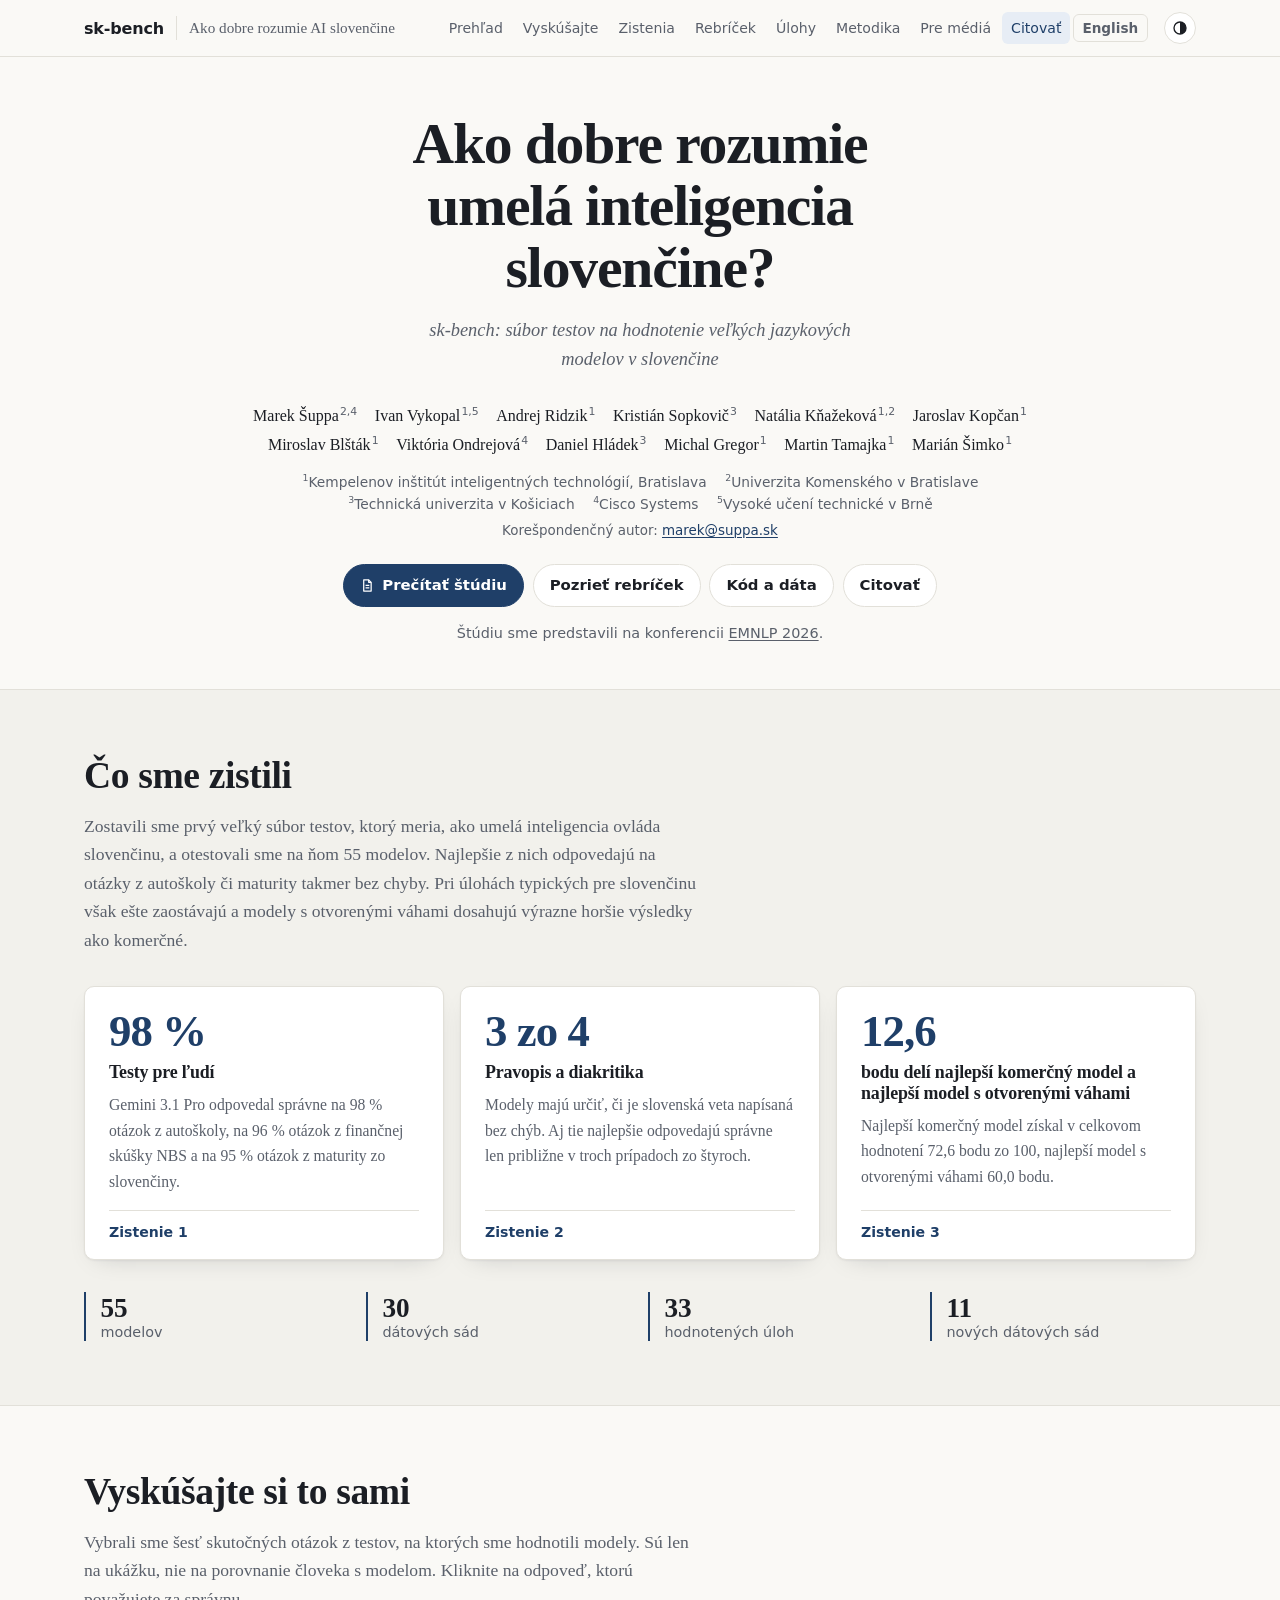
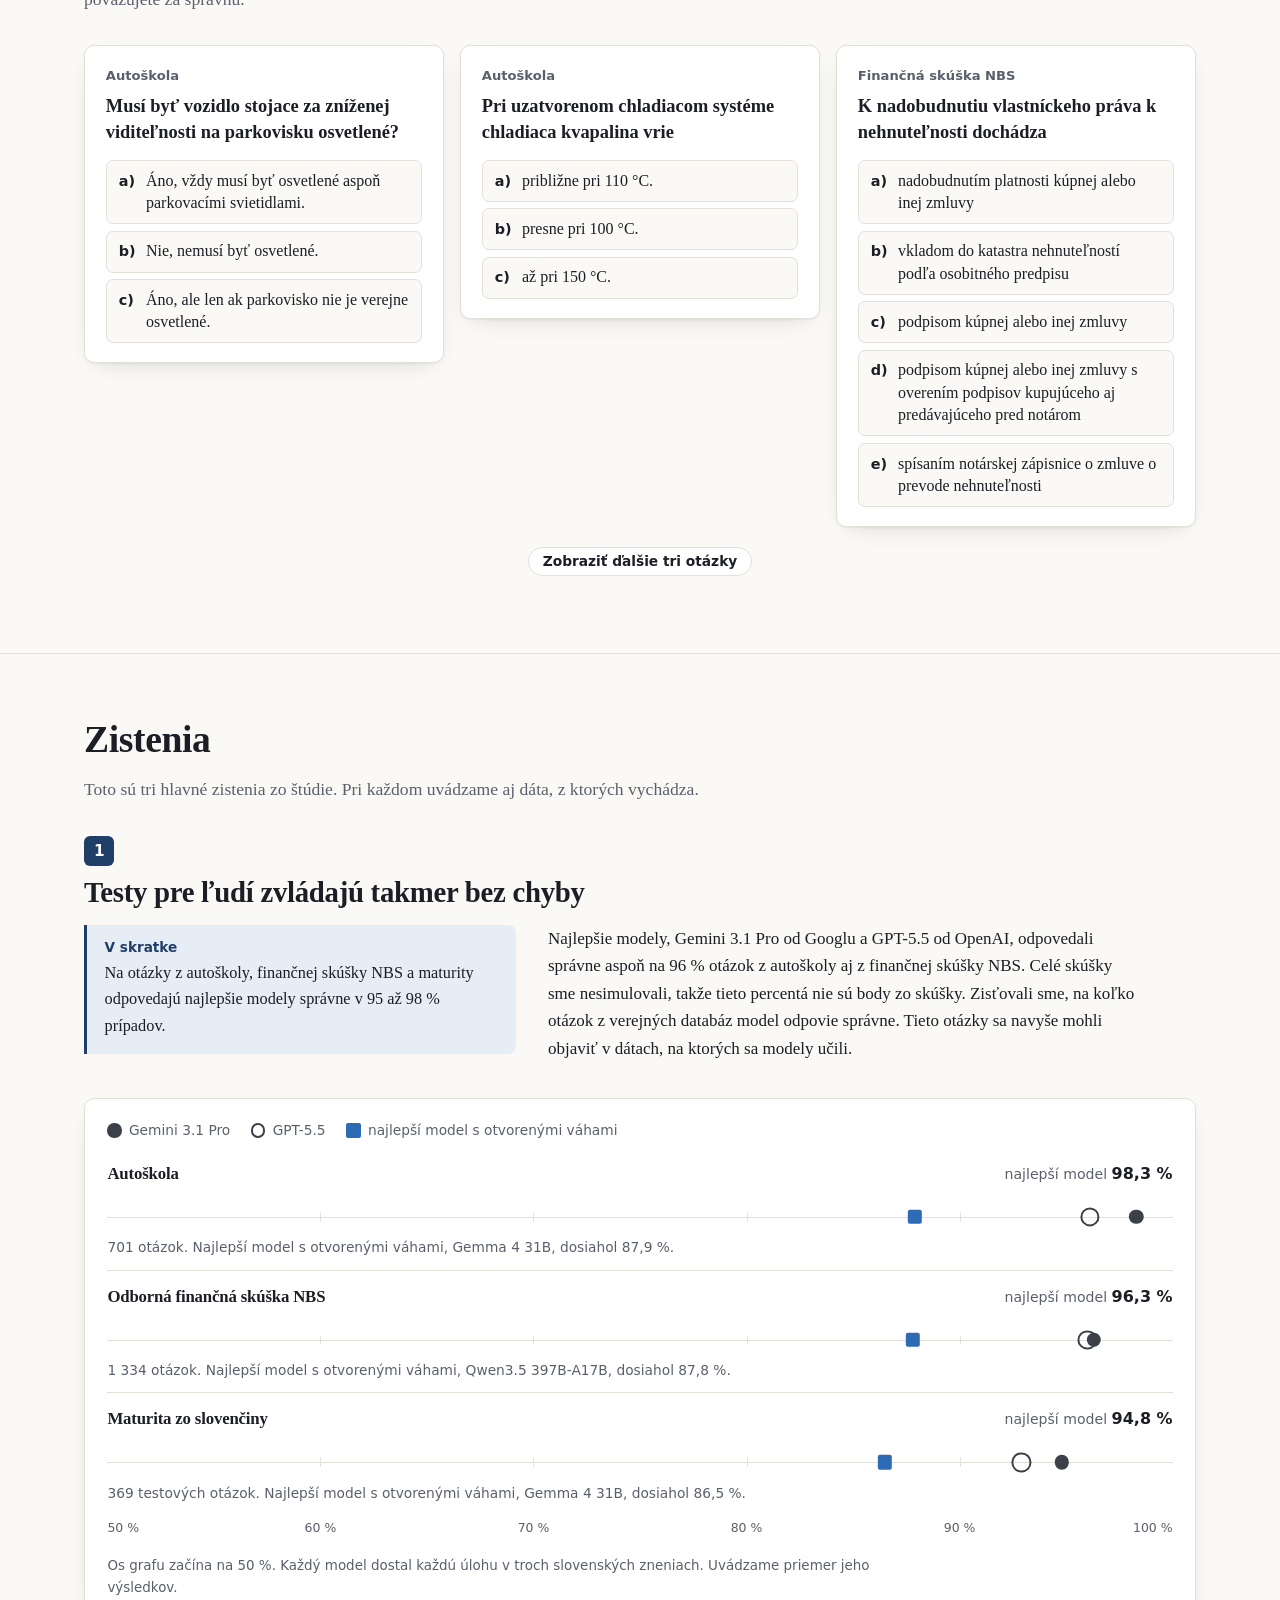
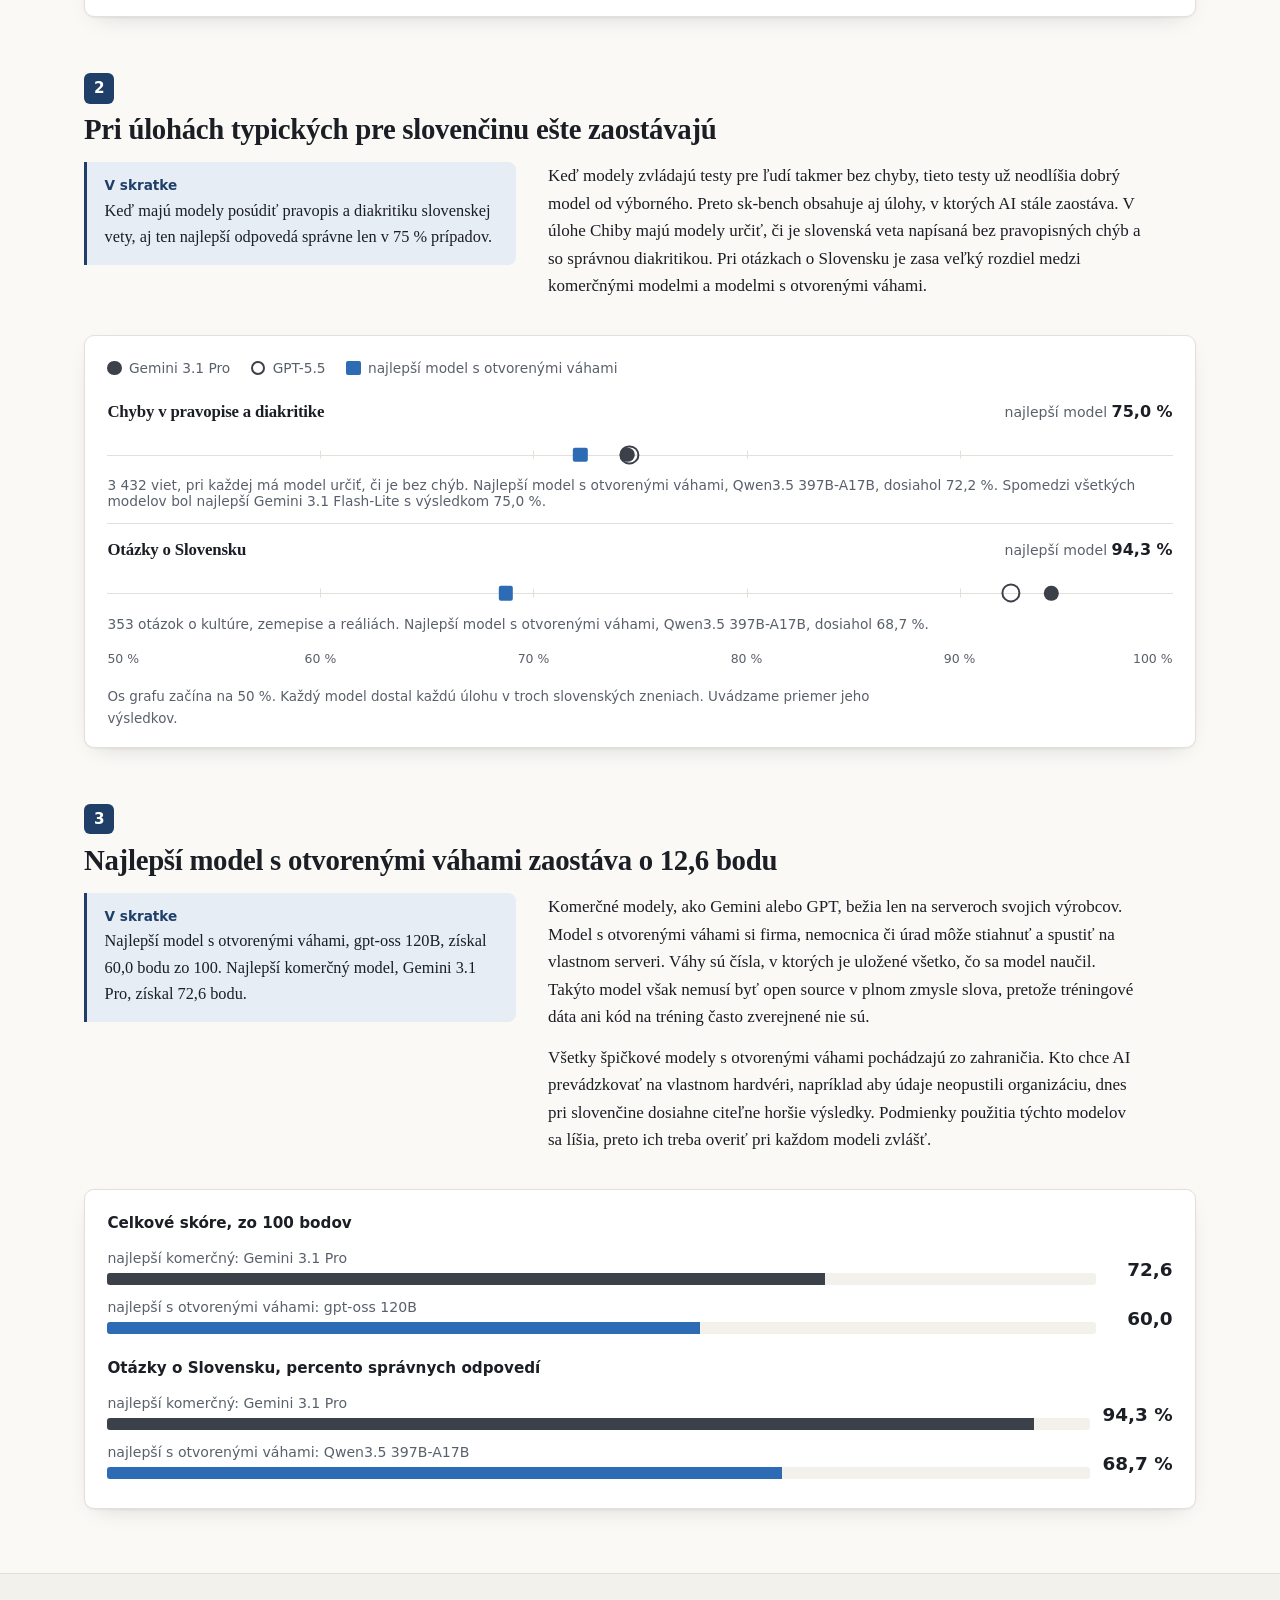
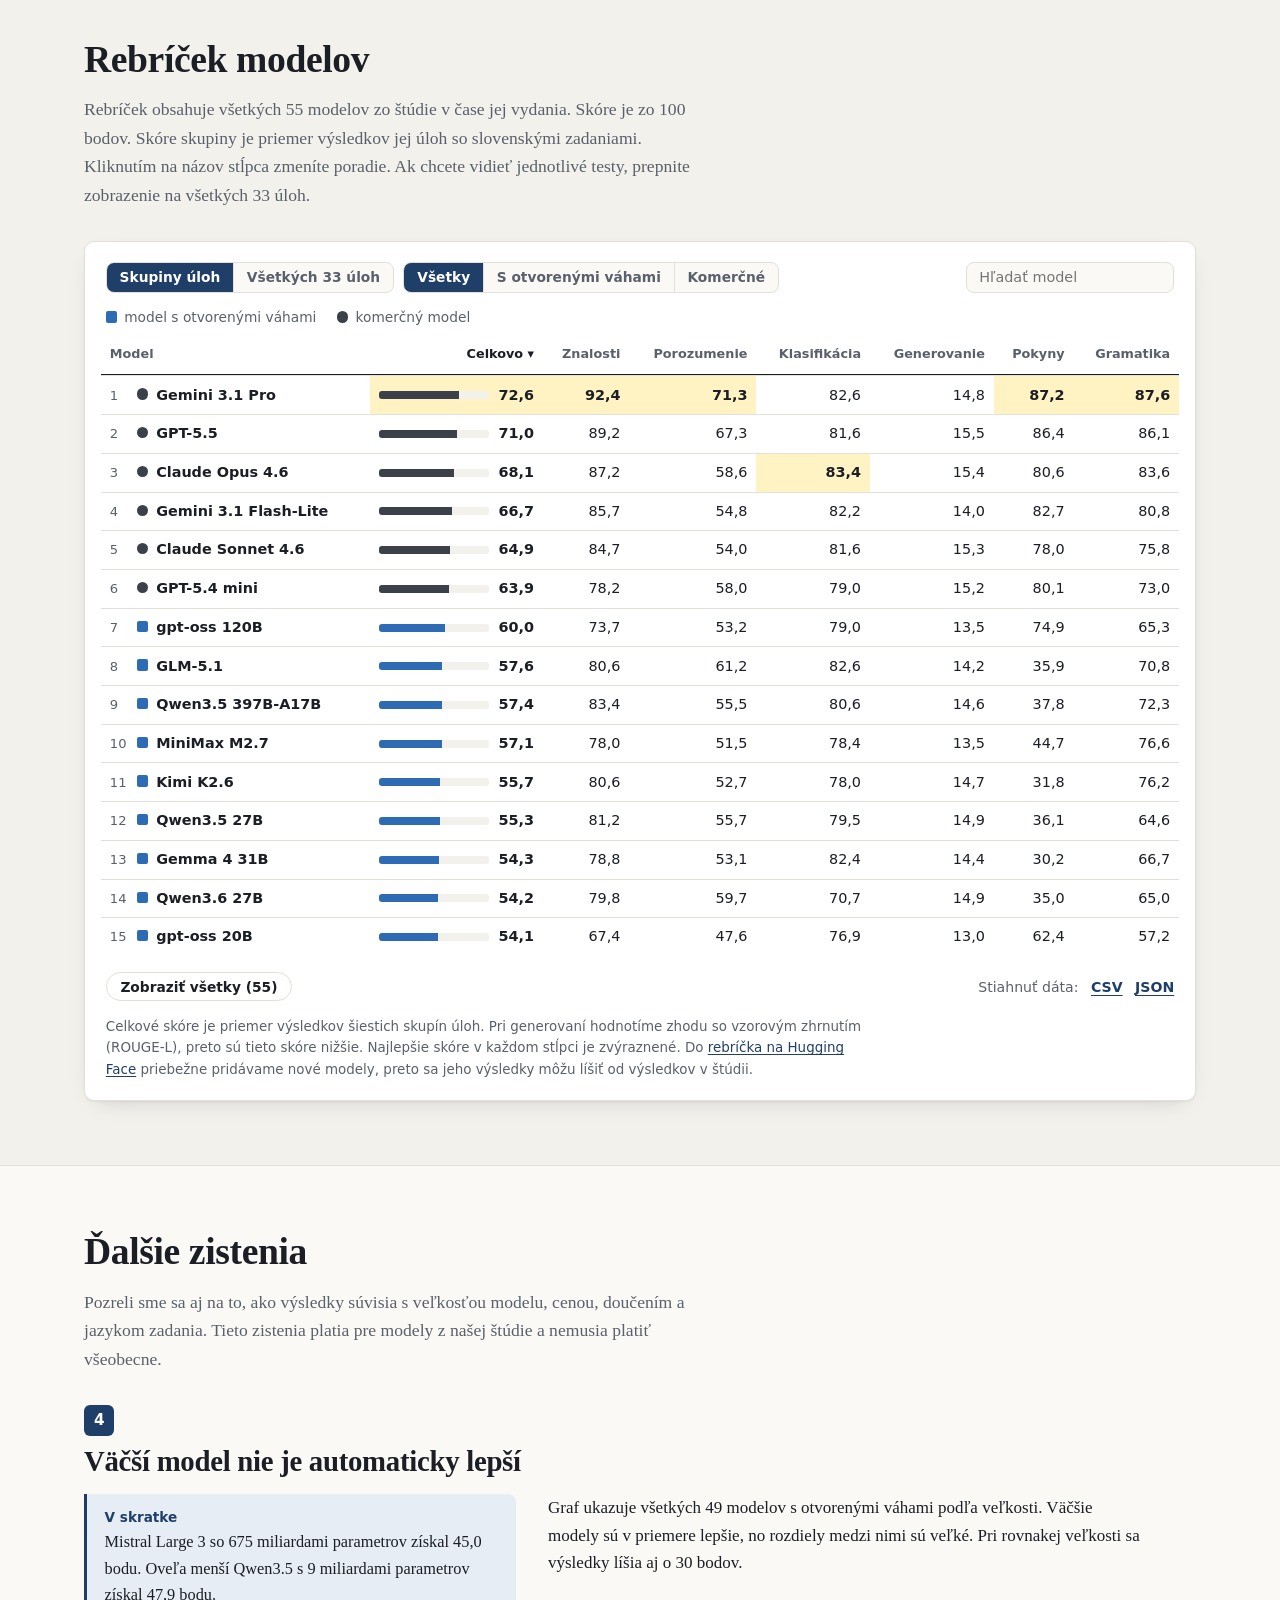
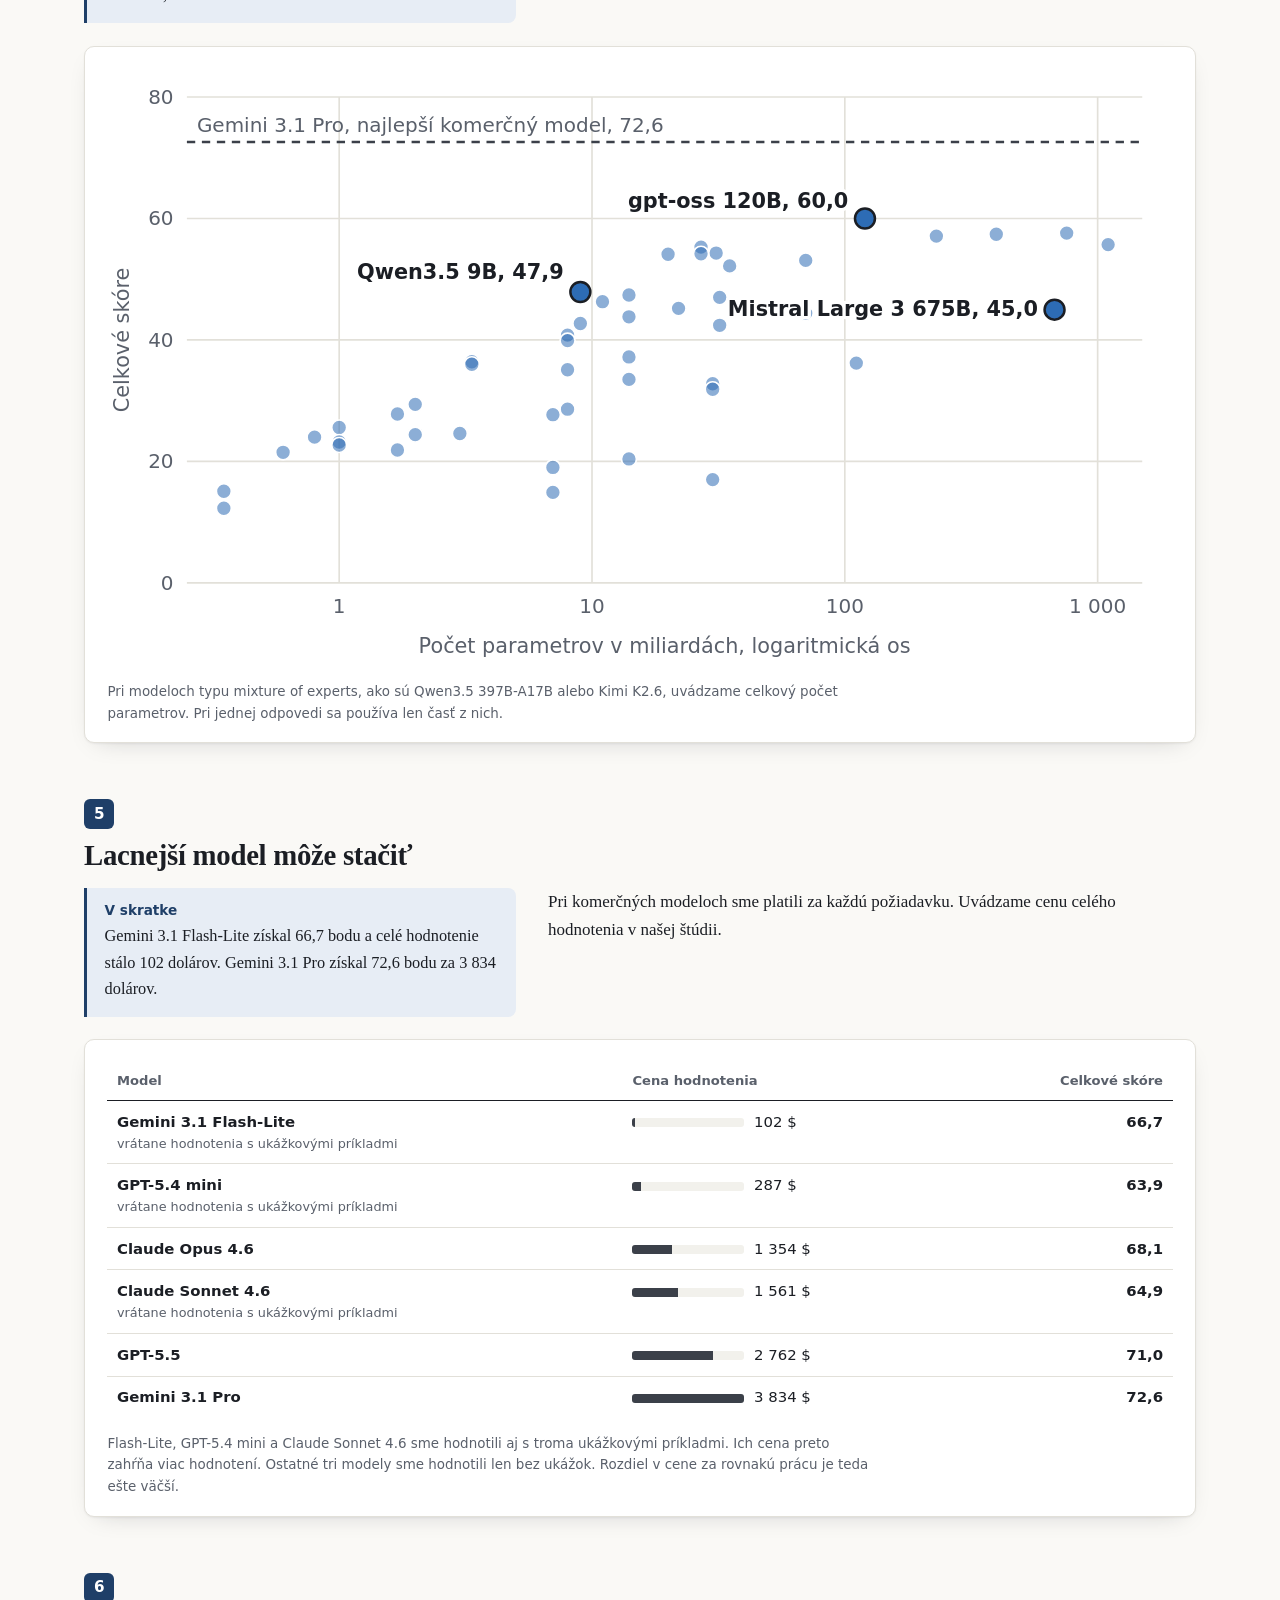
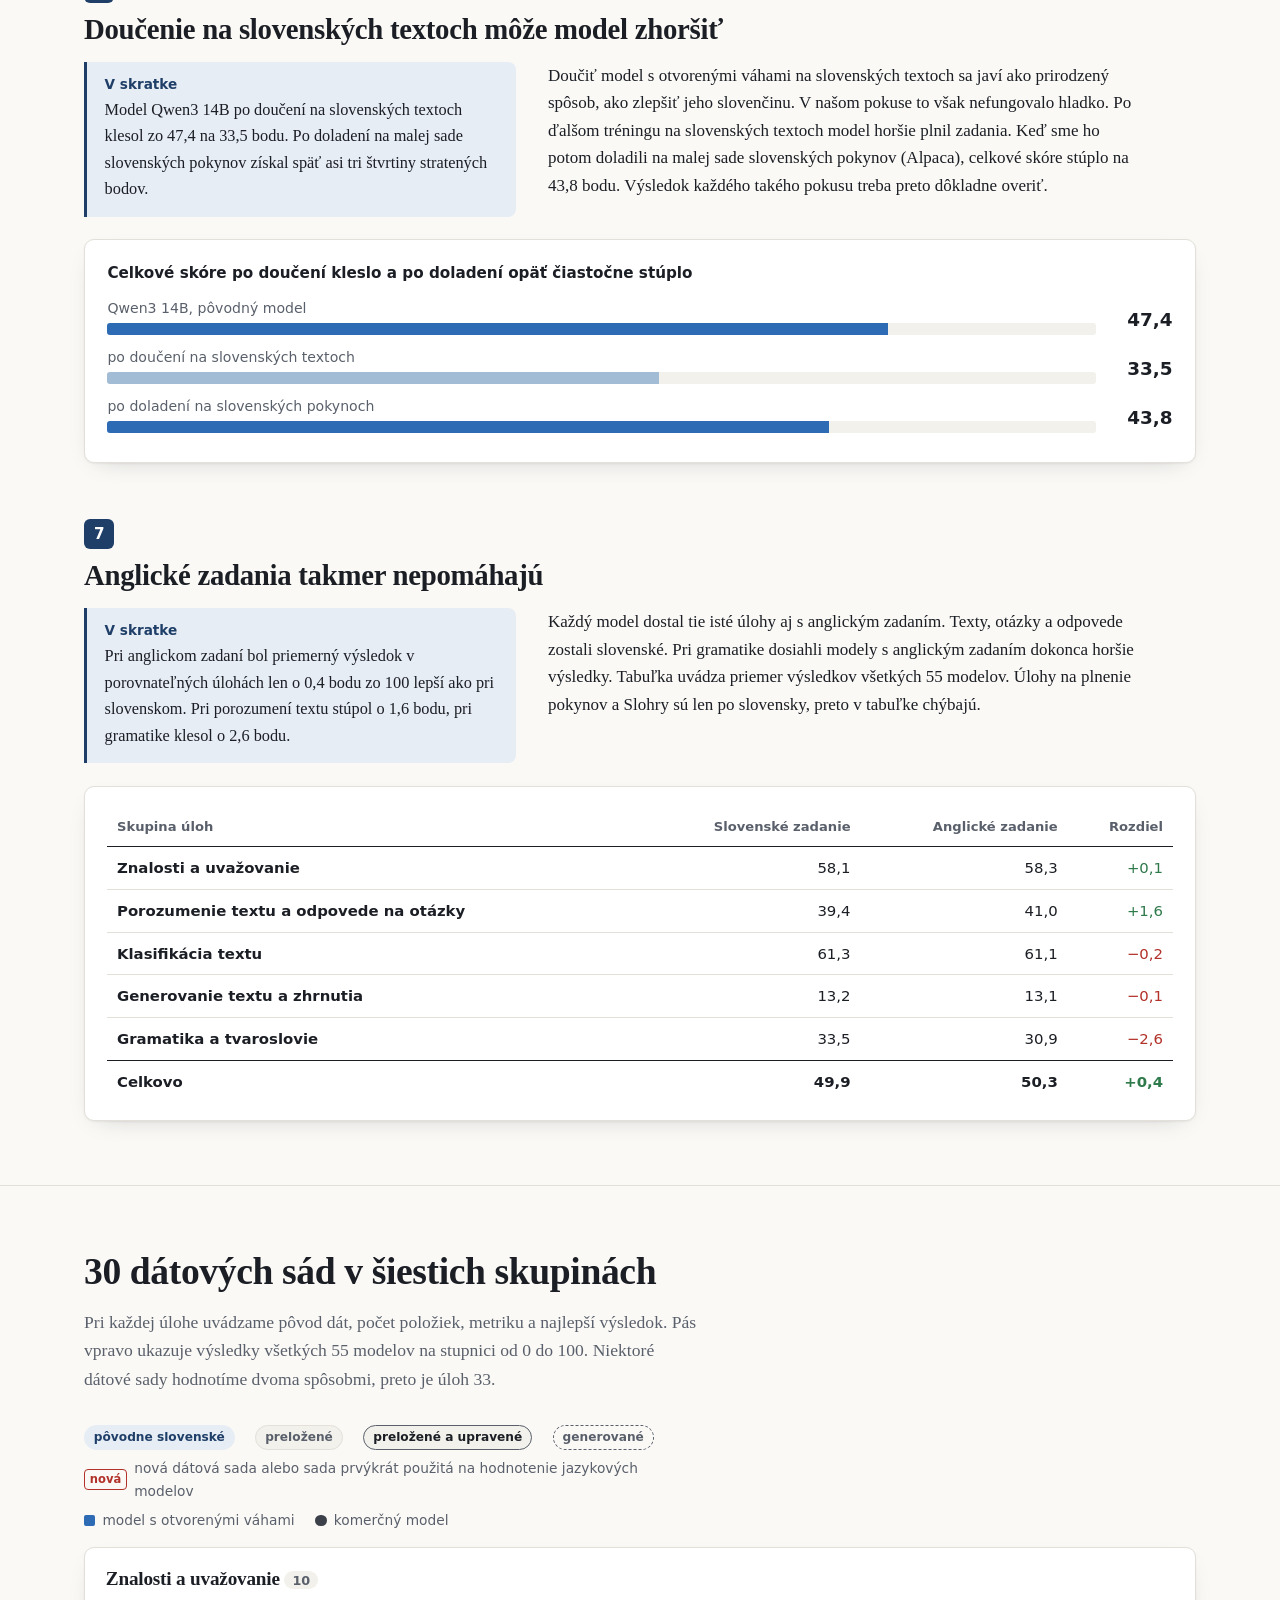
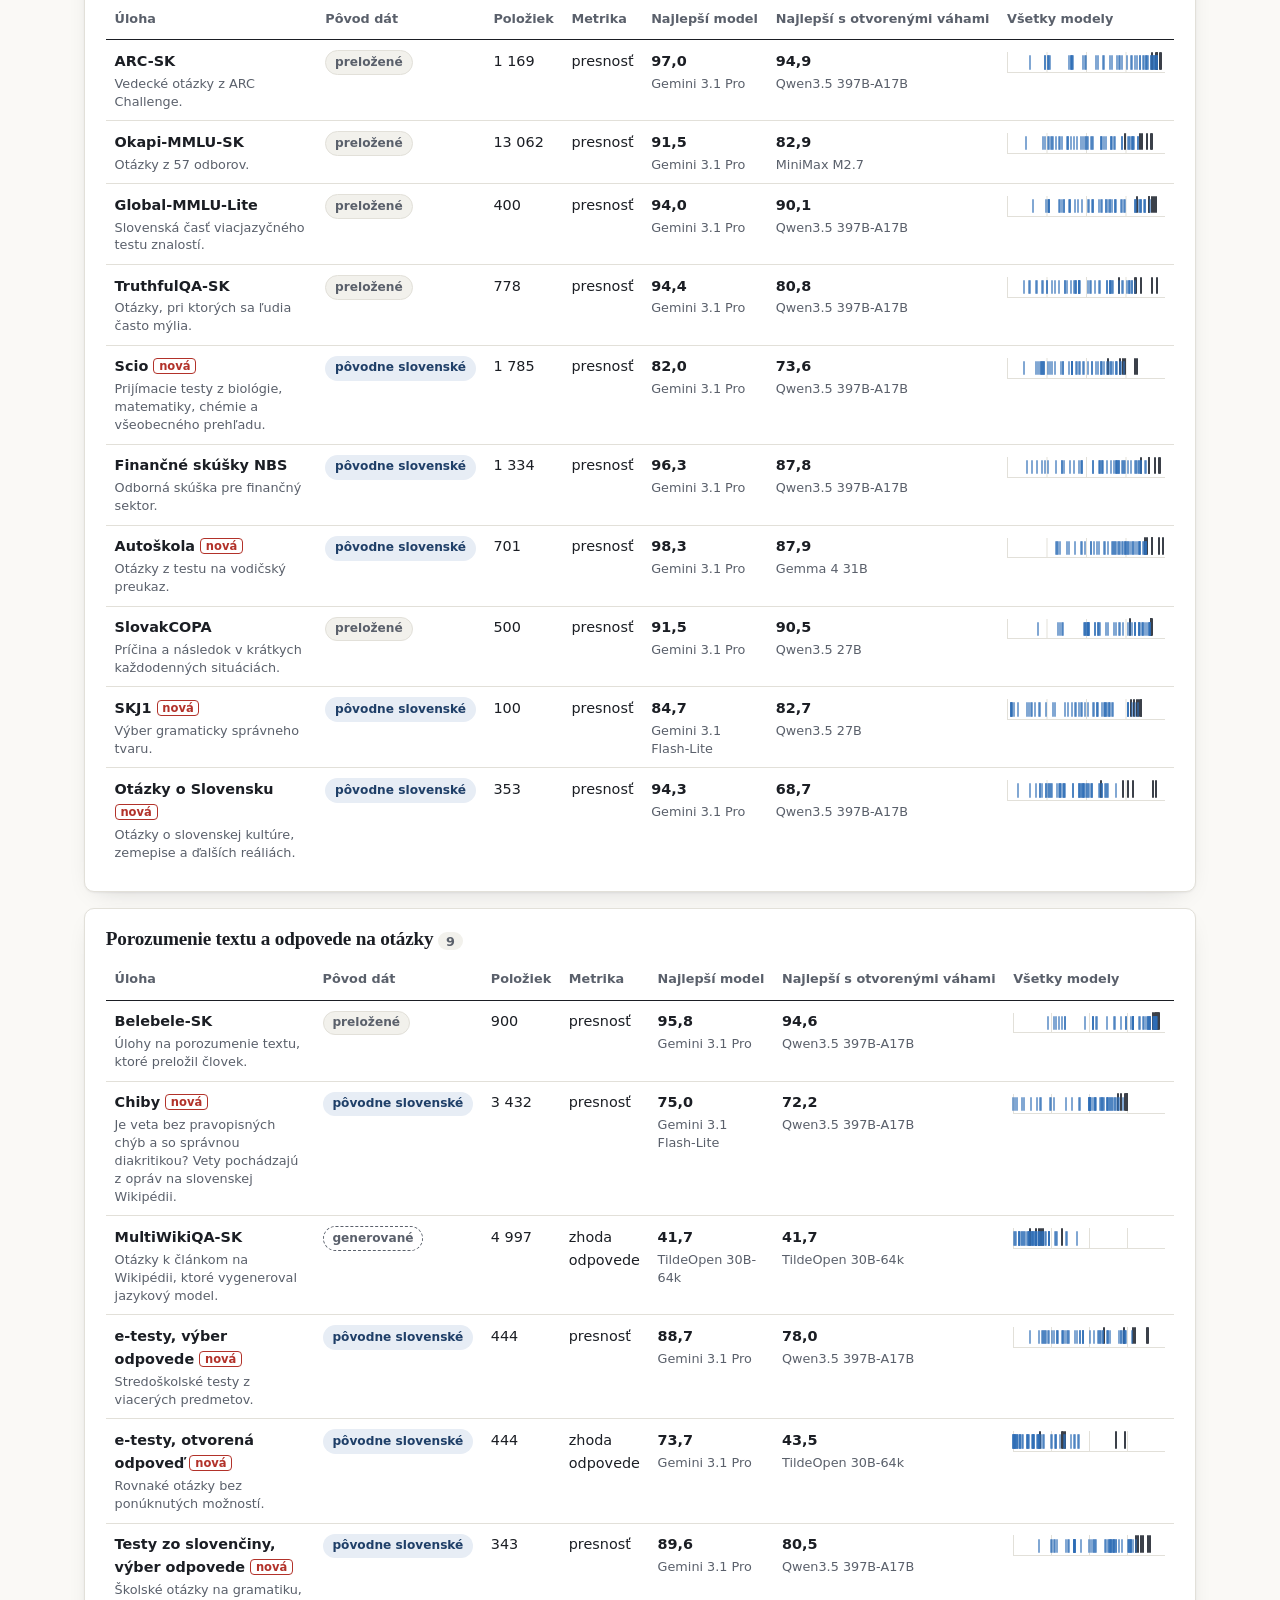
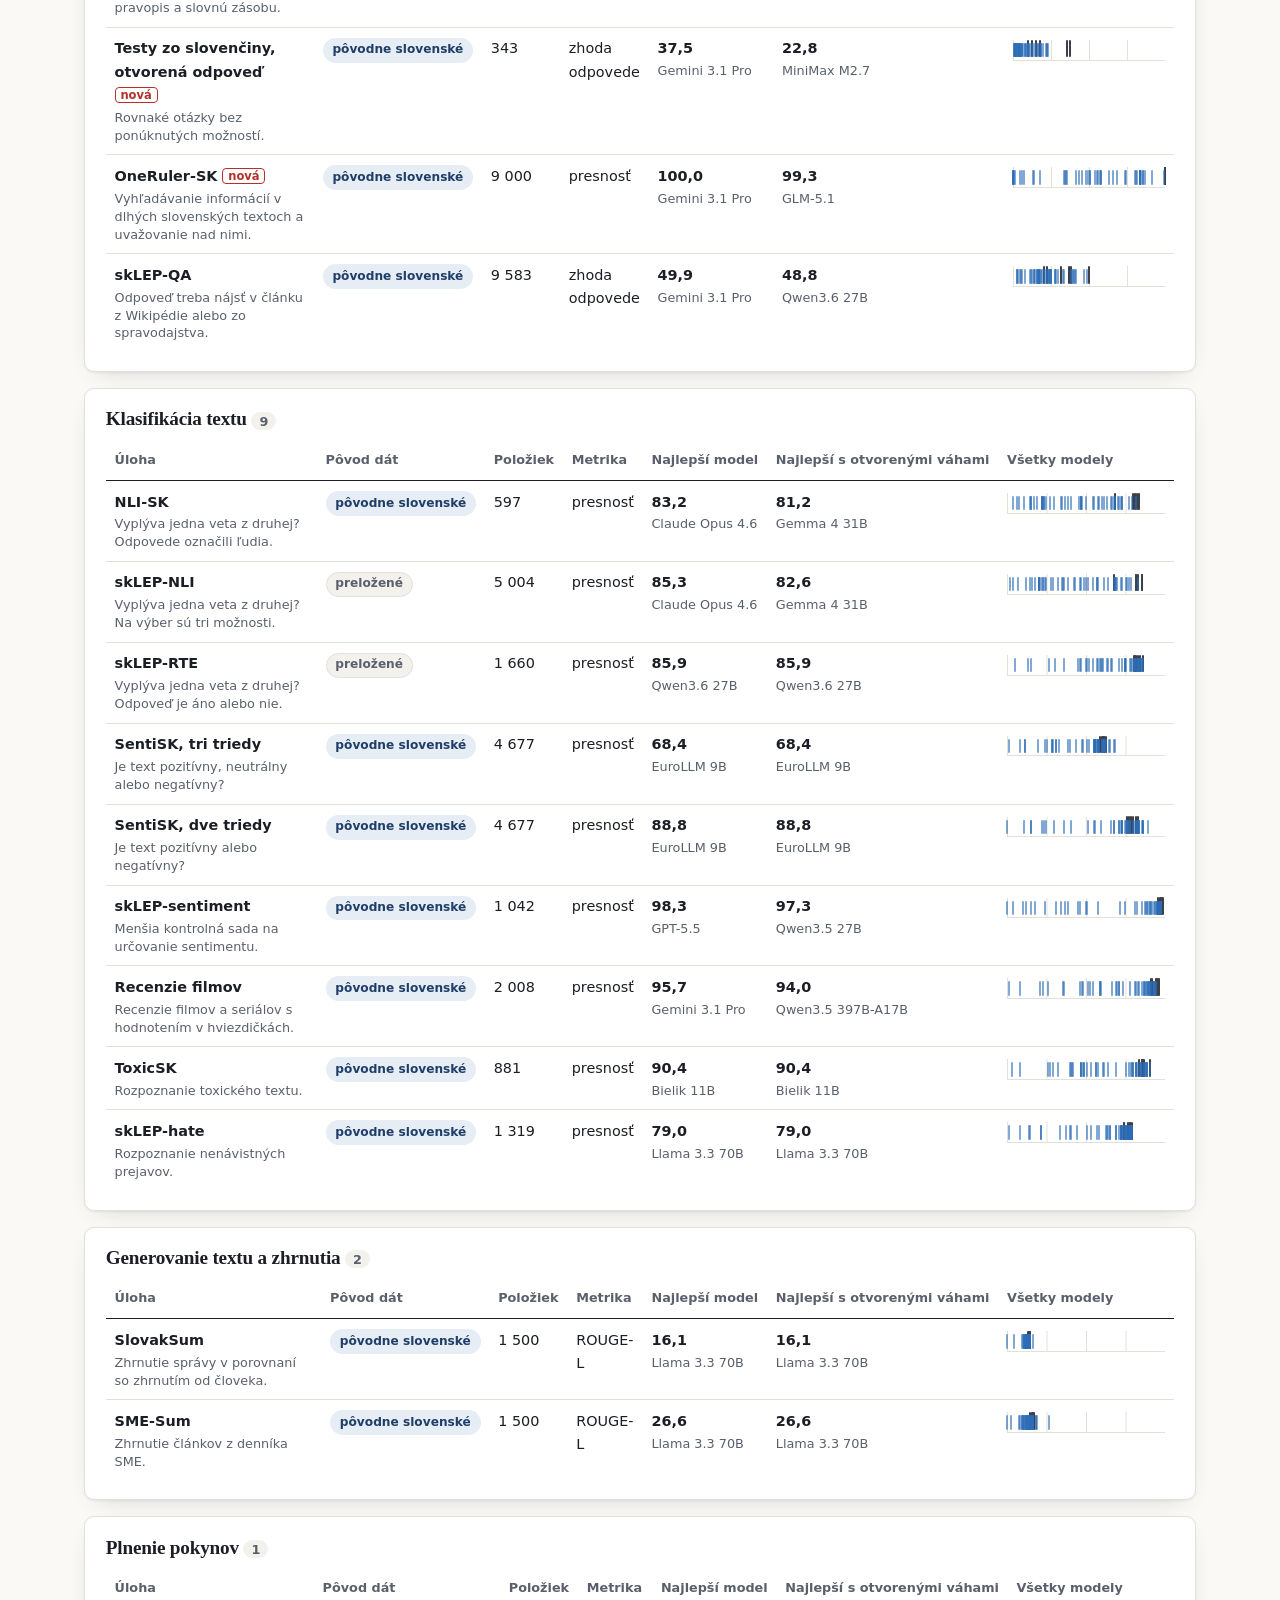
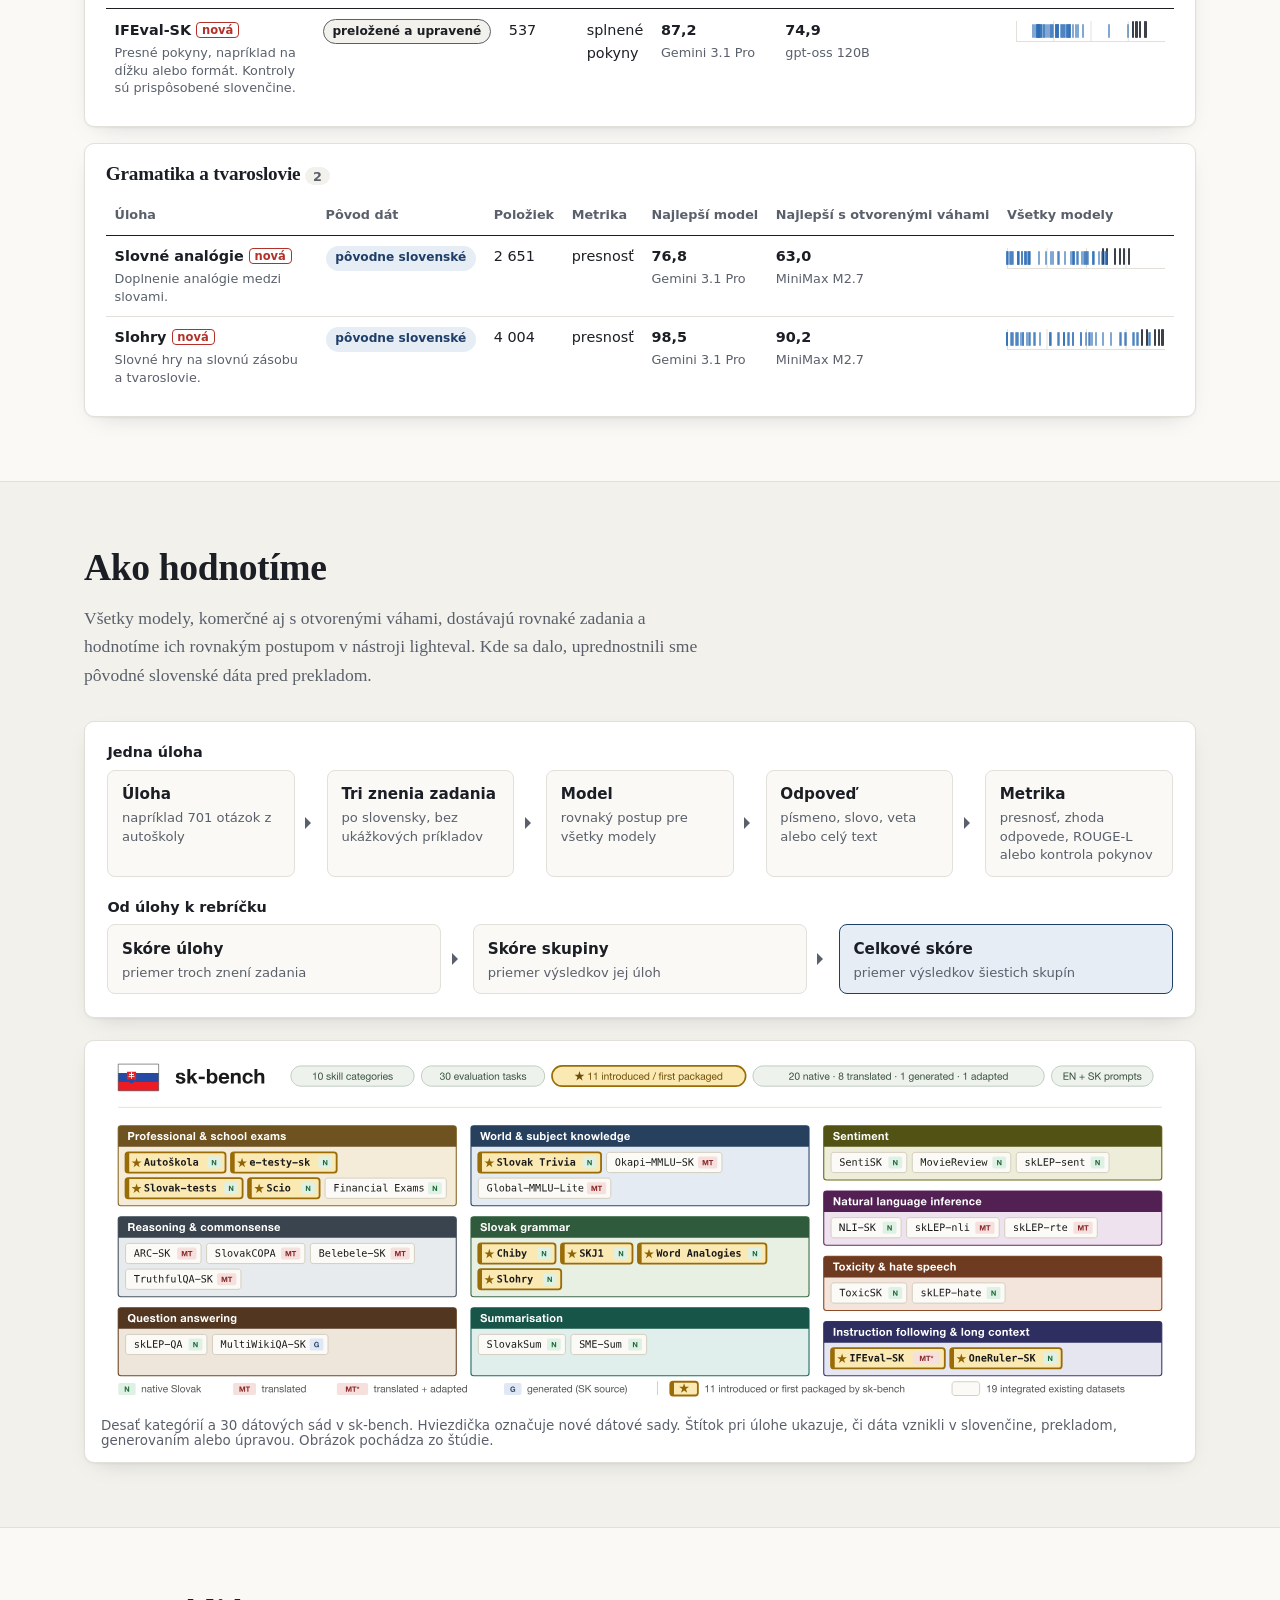
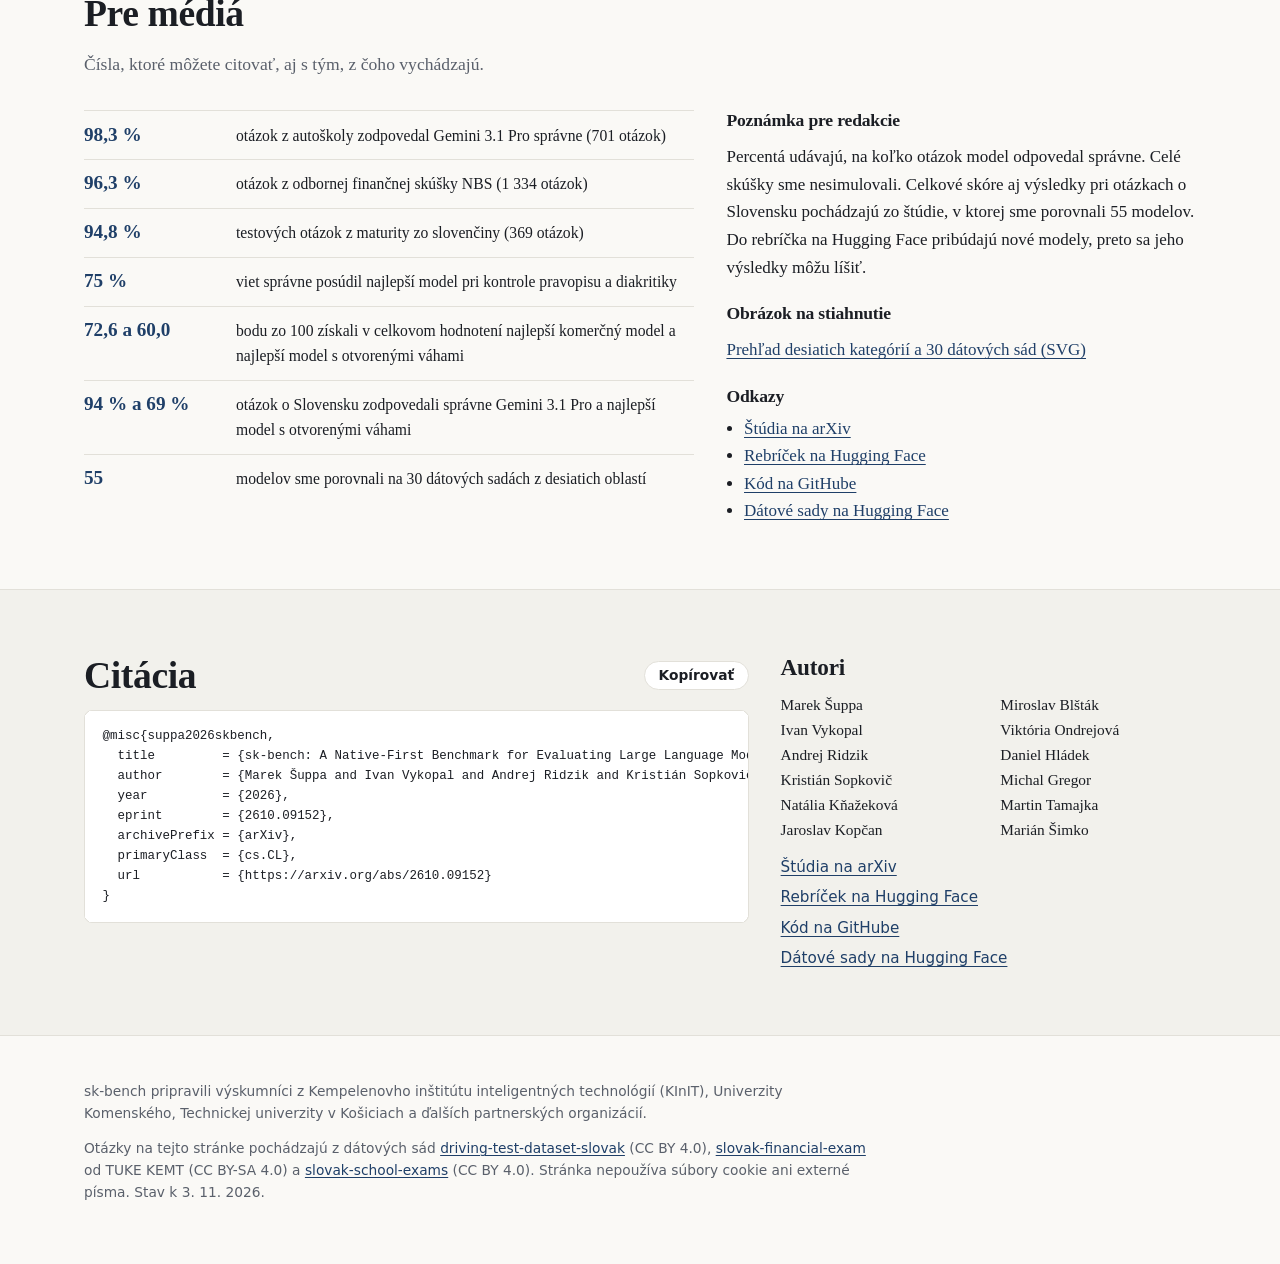
<file: index.html>
<!doctype html>
<html lang="sk">
<head>
<meta charset="utf-8">
<meta name="viewport" content="width=device-width, initial-scale=1">
<title>Ako dobre rozumie umelá inteligencia slovenčine? | sk-bench</title>
<meta name="description" content="sk-bench meria, ako jazykové modely ovládajú slovenčinu. Porovnali sme 55 modelov na 30 dátových sadách, od autoškoly a maturity po úlohy, v ktorých AI zaostáva.">
<link rel="canonical" href="https://slovak-nlp.github.io/sk-bench/">
<link rel="alternate" hreflang="sk" href="https://slovak-nlp.github.io/sk-bench/">
<link rel="alternate" hreflang="en" href="https://slovak-nlp.github.io/sk-bench/en/">
<link rel="alternate" hreflang="x-default" href="https://slovak-nlp.github.io/sk-bench/en/">
<meta name="theme-color" content="#FAF9F6" media="(prefers-color-scheme: light)">
<meta name="theme-color" content="#121418" media="(prefers-color-scheme: dark)">
<meta property="og:type" content="website">
<meta property="og:site_name" content="sk-bench">
<meta property="og:locale" content="sk_SK">
<meta property="og:locale:alternate" content="en_US">
<meta property="og:title" content="Ako dobre rozumie umelá inteligencia slovenčine?">
<meta property="og:description" content="sk-bench meria, ako jazykové modely ovládajú slovenčinu. Porovnali sme 55 modelov na 30 dátových sadách, od autoškoly a maturity po úlohy, v ktorých AI zaostáva.">
<meta property="og:url" content="https://slovak-nlp.github.io/sk-bench/">
<meta property="og:image" content="https://slovak-nlp.github.io/sk-bench/og-sk.png">
<meta property="og:image:type" content="image/png">
<meta property="og:image:width" content="1200">
<meta property="og:image:height" content="630">
<meta property="og:image:alt" content="sk-bench: Ako dobre rozumie umelá inteligencia slovenčine? Najlepší komerčný model Gemini 3.1 Pro získal 72,6 bodu zo 100, najlepší model s otvorenými váhami gpt-oss 120B 60,0 bodu.">
<meta name="twitter:card" content="summary_large_image">
<meta name="twitter:title" content="Ako dobre rozumie umelá inteligencia slovenčine?">
<meta name="twitter:description" content="sk-bench meria, ako jazykové modely ovládajú slovenčinu. Porovnali sme 55 modelov na 30 dátových sadách, od autoškoly a maturity po úlohy, v ktorých AI zaostáva.">
<meta name="twitter:image" content="https://slovak-nlp.github.io/sk-bench/og-sk.png">
<meta name="twitter:image:alt" content="sk-bench: Ako dobre rozumie umelá inteligencia slovenčine? Najlepší komerčný model Gemini 3.1 Pro získal 72,6 bodu zo 100, najlepší model s otvorenými váhami gpt-oss 120B 60,0 bodu.">
<meta name="citation_title" content="sk-bench: A Native-First Benchmark for Evaluating Large Language Models in Slovak">
<meta name="citation_author" content="Marek Šuppa"><meta name="citation_author" content="Ivan Vykopal"><meta name="citation_author" content="Andrej Ridzik"><meta name="citation_author" content="Kristián Sopkovič"><meta name="citation_author" content="Natália Kňažeková"><meta name="citation_author" content="Jaroslav Kopčan"><meta name="citation_author" content="Miroslav Blšták"><meta name="citation_author" content="Viktória Ondrejová"><meta name="citation_author" content="Daniel Hládek"><meta name="citation_author" content="Michal Gregor"><meta name="citation_author" content="Martin Tamajka"><meta name="citation_author" content="Marián Šimko">
<meta name="citation_publication_date" content="2026">
<meta name="citation_arxiv_id" content="2610.09152">
<meta name="citation_pdf_url" content="https://arxiv.org/pdf/2610.09152">
<link rel="icon" href="favicon.svg" type="image/svg+xml">
<link rel="apple-touch-icon" href="apple-touch-icon.png">
<script type="application/ld+json">{"@context": "https://schema.org", "@graph": [{"@type": "ScholarlyArticle", "@id": "https://arxiv.org/abs/2610.09152", "headline": "sk-bench: A Native-First Benchmark for Evaluating Large Language Models in Slovak", "author": [{"@type": "Person", "name": "Marek Šuppa"}, {"@type": "Person", "name": "Ivan Vykopal"}, {"@type": "Person", "name": "Andrej Ridzik"}, {"@type": "Person", "name": "Kristián Sopkovič"}, {"@type": "Person", "name": "Natália Kňažeková"}, {"@type": "Person", "name": "Jaroslav Kopčan"}, {"@type": "Person", "name": "Miroslav Blšták"}, {"@type": "Person", "name": "Viktória Ondrejová"}, {"@type": "Person", "name": "Daniel Hládek"}, {"@type": "Person", "name": "Michal Gregor"}, {"@type": "Person", "name": "Martin Tamajka"}, {"@type": "Person", "name": "Marián Šimko"}], "datePublished": "2026", "inLanguage": "en", "url": "https://arxiv.org/abs/2610.09152", "sameAs": ["https://arxiv.org/pdf/2610.09152"], "about": {"@id": "https://slovak-nlp.github.io/sk-bench/#dataset"}}, {"@type": "Dataset", "@id": "https://slovak-nlp.github.io/sk-bench/#dataset", "name": "sk-bench", "description": "sk-bench meria, ako jazykové modely ovládajú slovenčinu. Porovnali sme 55 modelov na 30 dátových sadách, od autoškoly a maturity po úlohy, v ktorých AI zaostáva.", "url": "https://slovak-nlp.github.io/sk-bench/", "inLanguage": "sk", "creator": [{"@type": "Person", "name": "Marek Šuppa"}, {"@type": "Person", "name": "Ivan Vykopal"}, {"@type": "Person", "name": "Andrej Ridzik"}, {"@type": "Person", "name": "Kristián Sopkovič"}, {"@type": "Person", "name": "Natália Kňažeková"}, {"@type": "Person", "name": "Jaroslav Kopčan"}, {"@type": "Person", "name": "Miroslav Blšták"}, {"@type": "Person", "name": "Viktória Ondrejová"}, {"@type": "Person", "name": "Daniel Hládek"}, {"@type": "Person", "name": "Michal Gregor"}, {"@type": "Person", "name": "Martin Tamajka"}, {"@type": "Person", "name": "Marián Šimko"}], "isAccessibleForFree": true, "keywords": ["Slovak", "large language models", "benchmark", "evaluation"], "sameAs": ["https://github.com/slovak-nlp/sk-bench", "https://huggingface.co/collections/slovak-nlp/sk-bench"], "citation": {"@id": "https://arxiv.org/abs/2610.09152"}}]}</script>
<script>try{var t=localStorage.getItem('skb-theme');if(t)document.documentElement.dataset.theme=t}catch(e){}</script>
<style>
:root {
  --bg: #FAF9F6; --band: #F2F1EC; --card: #FFFFFF; --ink: #1B1E24; --muted: #5A606B; --rule: #E2E0D9;
  --accent: #1F3F68; --accent-ink: #FFFFFF; --accent-soft: #E7EDF5; --open: #2D6CB5; --com: #3B4049;
  --red: #B2322A; --green: #2F7A4B; --hl: #FFF3C4;
  --serif: Charter, "Bitstream Charter", "Sitka Text", Cambria, "Iowan Old Style", Georgia, serif;
  --sans: system-ui, -apple-system, "Segoe UI", Roboto, "Helvetica Neue", Arial, sans-serif;
  --shadow: 0 1px 2px rgba(20,24,32,.05), 0 8px 24px -14px rgba(20,24,32,.25);
  color-scheme: light;
}
@media (prefers-color-scheme: dark) {
  :root:not([data-theme="light"]) {
    --bg: #121418; --band: #171A1F; --card: #1C2026; --ink: #E7E9ED; --muted: #9BA2AE; --rule: #2D323A;
    --accent: #8DB2E6; --accent-ink: #10151C; --accent-soft: #1F2B3B; --open: #6EA4E8; --com: #C7CCD4;
    --red: #F08A80; --green: #6CC28E; --hl: #3A3520; --shadow: none; color-scheme: dark;
  }
}
:root[data-theme="dark"] {
  --bg: #121418; --band: #171A1F; --card: #1C2026; --ink: #E7E9ED; --muted: #9BA2AE; --rule: #2D323A;
  --accent: #8DB2E6; --accent-ink: #10151C; --accent-soft: #1F2B3B; --open: #6EA4E8; --com: #C7CCD4;
  --red: #F08A80; --green: #6CC28E; --hl: #3A3520; --shadow: none; color-scheme: dark;
}
* { box-sizing: border-box; }
html { -webkit-text-size-adjust: 100%; scroll-behavior: smooth; scroll-padding-top: 4.5rem; }
body { margin: 0; background: var(--bg); color: var(--ink); font: 400 1.0625rem/1.62 var(--serif); -webkit-font-smoothing: antialiased; }
a { color: var(--accent); text-underline-offset: .18em; text-decoration-thickness: 1px; }
a:hover { text-decoration-thickness: 2px; }
:focus-visible { outline: 3px solid var(--accent); outline-offset: 2px; border-radius: 3px; }
.wrap { max-width: 72rem; margin: 0 auto; padding: 0 1.25rem; }
p { margin: .8rem 0; max-width: 70ch; }
h1, h2, h3, h4 { font-family: var(--serif); margin: 0; line-height: 1.15; letter-spacing: -.01em; font-weight: 700; }
h2 { font-size: clamp(1.75rem, 3.6vw, 2.35rem); }
h3 { font-size: 1.45rem; }
h4 { font-size: 1.05rem; }
.sr { position: absolute; width: 1px; height: 1px; overflow: hidden; clip: rect(0 0 0 0); white-space: nowrap; }
.card { background: var(--card); border: 1px solid var(--rule); border-radius: 10px; box-shadow: var(--shadow); }
.num { text-align: right; font-variant-numeric: tabular-nums; }
.ui, .btn, .seg button, .lb-table, table.plain, table.tasks, .legend, .fig-note, nav, .badge, .prov, .new, .q-src { font-family: var(--sans); }

/* Top bar */
.top { position: sticky; top: 0; z-index: 20; background: color-mix(in srgb, var(--bg) 88%, transparent); backdrop-filter: blur(8px); -webkit-backdrop-filter: blur(8px); border-bottom: 1px solid var(--rule); }
.top .wrap { display: flex; align-items: center; gap: 1rem; height: 3.5rem; }
.brand { display: flex; align-items: center; gap: .75rem; color: var(--ink); text-decoration: none; min-width: 0; }
.brand b { font: 700 1rem var(--sans); letter-spacing: -.01em; white-space: nowrap; }
.brand span { font-size: .95rem; color: var(--muted); border-left: 1px solid var(--rule); padding-left: .75rem; white-space: nowrap; overflow: hidden; text-overflow: ellipsis; }
.top nav { margin-left: auto; display: flex; align-items: center; gap: .15rem; font-size: .88rem; }
.top nav a { color: var(--muted); text-decoration: none; padding: .3rem .55rem; border-radius: 6px; white-space: nowrap; }
.top nav a:hover { color: var(--ink); background: var(--band); }
.top nav a.on { color: var(--accent); background: var(--accent-soft); }
.lang-sw { font: 600 .85rem var(--sans); color: var(--ink); text-decoration: none; border: 1px solid var(--rule); border-radius: 999px; padding: .2rem .7rem; white-space: nowrap; }
.theme { flex: none; width: 2rem; height: 2rem; border-radius: 50%; border: 1px solid var(--rule); background: var(--card); color: var(--ink); cursor: pointer; display: grid; place-items: center; padding: 0; }
.theme svg { width: 1rem; height: 1rem; }
@media (max-width: 68rem) { .brand span { display: none; } }
@media (max-width: 56rem) { .top nav .nl { display: none; } }

/* Hero */
.hero { text-align: center; padding-top: 3.5rem; padding-bottom: 3rem; }
.hero h1 { font-size: clamp(2.3rem, 5.4vw, 3.6rem); line-height: 1.08; max-width: 18ch; margin: 0 auto; letter-spacing: -.02em; }
.subtitle { font-style: italic; color: var(--muted); font-size: 1.15rem; margin: 1rem auto 0; max-width: 46ch; }
.authors { list-style: none; padding: 0; margin: 1.75rem auto 0; max-width: 50rem; display: flex; flex-wrap: wrap; justify-content: center; gap: .2rem 1.1rem; font-size: 1rem; }
.authors sup, .affil sup { font: 500 .68em var(--sans); color: var(--muted); margin-left: .1em; }
.affil { font: .86rem/1.6 var(--sans); color: var(--muted); max-width: 52rem; margin: .8rem auto 0; display: flex; flex-wrap: wrap; justify-content: center; gap: 0 1.1rem; }
.corr { font: .84rem var(--sans); color: var(--muted); margin: .5rem auto 0; }
.actions { display: flex; flex-wrap: wrap; justify-content: center; gap: .55rem; margin-top: 1.6rem; }
.btn { display: inline-flex; align-items: center; gap: .45rem; padding: .55rem 1rem; border-radius: 999px; font-weight: 600; font-size: .93rem; text-decoration: none; border: 1px solid var(--rule); background: var(--card); color: var(--ink); cursor: pointer; }
.btn:hover { border-color: var(--ink); }
.btn.primary { background: var(--accent); color: var(--accent-ink); border-color: var(--accent); }
.btn.primary:hover { filter: brightness(1.1); }
.btn.small { padding: .35rem .85rem; font-size: .86rem; }
.btn svg { width: 1em; height: 1em; }
.venue { font: .9rem var(--sans); color: var(--muted); margin: 1.1rem auto 0; }
.venue a { color: inherit; text-decoration-thickness: 1px; text-underline-offset: 2px; }

/* Sections */
section.block { padding: 4rem 0; border-top: 1px solid var(--rule); }
section.band { background: var(--band); }
.intro { color: var(--muted); font-size: 1.1rem; margin-top: .9rem; }
.sec-head { max-width: 50rem; margin-bottom: 2rem; }

/* Overview cards */
.cards { display: grid; gap: 1rem; }
@media (min-width: 52rem) { .cards { grid-template-columns: repeat(3, 1fr); } }
.ocard { padding: 1.4rem 1.5rem 1.2rem; display: flex; flex-direction: column; }
.ocard .big { font: 700 2.8rem/1 var(--serif); color: var(--accent); letter-spacing: -.02em; margin: 0; }
.ocard h3 { font-size: 1.12rem; margin-top: .5rem; }
.ocard p { font-size: .98rem; color: var(--muted); margin: .6rem 0 1rem; }
.ocard a { margin-top: auto; font: 600 .88rem var(--sans); border-top: 1px solid var(--rule); padding-top: .8rem; text-decoration: none; }
.ocard a:hover { text-decoration: underline; }
.stats { display: grid; grid-template-columns: repeat(2, 1fr); gap: 1rem; margin: 2rem 0 0; padding: 0; }
@media (min-width: 40rem) { .stats { grid-template-columns: repeat(4, 1fr); } }
.stats div { border-left: 2px solid var(--accent); padding: .1rem 0 .1rem .9rem; }
.stats dt { font: 700 1.7rem/1.1 var(--serif); }
.stats dd { margin: 0; font: .9rem var(--sans); color: var(--muted); }

/* Quiz */
.quiz { display: grid; gap: 1rem; align-items: start; }
@media (min-width: 52rem) { .quiz { grid-template-columns: 1fr 1fr; } }
@media (min-width: 72rem) { .quiz { grid-template-columns: 1fr 1fr 1fr; } }
.q { padding: 1.2rem 1.3rem 1.2rem; }
.q-src { font-size: .82rem; color: var(--muted); margin: 0; font-weight: 600; }
.q-text { font-size: 1.15rem; line-height: 1.4; font-weight: 700; margin: .45rem 0 0; }
.q-tr { font-style: italic; color: var(--muted); margin: .25rem 0 0; font-size: .96rem; }
.opts { list-style: none; padding: 0; margin: .9rem 0 0; display: grid; gap: .4rem; }
.opts button { position: relative; width: 100%; text-align: left; font: 400 1rem/1.4 var(--serif); color: var(--ink); cursor: pointer; background: var(--bg); border: 1px solid var(--rule); border-radius: 7px; padding: .55rem .75rem; display: flex; gap: .6rem; align-items: baseline; }
.opts button:hover { border-color: var(--ink); }
.opts button b { font: 650 .9rem var(--sans); min-width: 1.1rem; }
.opts small { display: block; font-style: italic; color: var(--muted); font-size: .88rem; margin-top: .15rem; }
.q[data-done] button { cursor: default; }
.q[data-done] button:not(.is-right):not(.is-wrong):hover { border-color: var(--rule); }
.opts button.is-right { border-color: var(--green); background: color-mix(in srgb, var(--green) 10%, var(--card)); }
.opts button.is-right b { color: var(--green); }
.opts button.is-wrong { border-color: var(--red); }
.opts button.is-wrong > span { text-decoration: line-through; text-decoration-color: var(--red); color: var(--muted); }
.verdict { margin: .8rem 0 0; font: .9rem/1.5 var(--sans); color: var(--muted); }
.verdict:empty { display: none; }
.quiz-more { text-align: center; max-width: none; margin-top: 1.2rem; }
.js-quiz .q:nth-child(n+4) { display: none; }
.verdict strong { color: var(--ink); margin-right: .35rem; }
.verdict .todo { display: block; margin-top: .4rem; padding: .3rem .55rem; border: 1px dashed var(--muted); border-radius: 4px; font-style: italic; }

/* Findings */
.findings { display: grid; gap: 3.5rem; }
.findings > *, .f-grid > *, .cards > *, .quiz > *, .press > *, .cite-grid > *, .split > * { min-width: 0; }
.finding { scroll-margin-top: 4.5rem; }
.fnum { margin: 0 0 .6rem; }
.badge { display: inline-grid; place-items: center; min-width: 1.9rem; height: 1.9rem; padding: 0 .5rem; border-radius: 6px; background: var(--accent); color: var(--accent-ink); font-weight: 700; font-size: .95rem; }
.finding h3 { font-size: clamp(1.4rem, 2.6vw, 1.8rem); }
.f-grid { display: grid; gap: 1rem 2rem; margin-top: 1rem; }
@media (min-width: 60rem) { .f-grid { grid-template-columns: 1fr 1.5fr; align-items: start; } }
.brief { background: var(--accent-soft); border-left: 3px solid var(--accent); border-radius: 0 8px 8px 0; padding: .9rem 1.1rem; }
.brief-h { font: 700 .85rem var(--sans); color: var(--accent); margin: 0; }
.brief p:last-child { margin: .3rem 0 0; font-size: 1.02rem; }
.f-body p:first-child { margin-top: 0; }
.fig { margin: 1.4rem 0 0; padding: 1.3rem 1.4rem 1.1rem; }
.fig-note { font-size: .84rem; color: var(--muted); margin: .9rem 0 0; max-width: 90ch; }
.fig-scroll { overflow-x: auto; }

/* Dot chart */
.legend { display: flex; flex-wrap: wrap; gap: .45rem 1.3rem; font-size: .86rem; color: var(--muted); margin: 0 0 .4rem; }
.legend > span { display: inline-flex; align-items: center; gap: .45rem; }
.legend .dot { position: static; transform: none; }
.row { padding: 1rem 0 .9rem; border-top: 1px solid var(--rule); }
.legend + .row { border-top: 0; }
.row-head { display: flex; justify-content: space-between; align-items: baseline; gap: 1rem; }
.rtop { font: .88rem var(--sans); color: var(--muted); white-space: nowrap; }
.rtop b { color: var(--ink); font-size: 1rem; }
.track { position: relative; height: 2.4rem; margin: .9rem 0 .2rem; }
.track::before { content: ""; position: absolute; left: 0; right: 0; top: 50%; border-top: 1px solid var(--rule); }
.tick { position: absolute; top: 50%; height: .55rem; border-left: 1px solid var(--rule); transform: translateY(-50%); }
.dot { position: absolute; top: 50%; width: .9rem; height: .9rem; transform: translate(-50%, -50%); display: inline-block; }
.d-gem { background: var(--com); border-radius: 50%; }
.d-gpt { border: 2.5px solid var(--com); border-radius: 50%; z-index: 1; width: 1.2rem; height: 1.2rem; }
.legend .d-gpt { width: .9rem; height: .9rem; }
.d-open { background: var(--open); border-radius: 2px; }
.note { font: .86rem var(--sans); color: var(--muted); margin: 0; max-width: none; }
.axis { position: relative; height: 1.3rem; font: .78rem var(--sans); color: var(--muted); font-variant-numeric: tabular-nums; margin-top: .3rem; }
.axis span { position: absolute; transform: translateX(-50%); white-space: nowrap; }
.axis span:first-child { transform: none; }
.axis span:last-child { transform: translateX(-100%); }

/* Bars */
.bars { margin-bottom: 1.4rem; font-family: var(--sans); }
.bars:last-child { margin-bottom: 0; }
.bars-title { font-weight: 650; margin: 0 0 .7rem; font-size: .95rem; }
.bar { display: grid; grid-template-columns: 1fr auto; gap: .2rem .8rem; margin-bottom: .7rem; }
.bar-label { font-size: .88rem; color: var(--muted); }
.bar-val { grid-row: 1 / 3; grid-column: 2; align-self: end; font-weight: 700; font-size: 1.15rem; min-width: 4rem; text-align: right; font-variant-numeric: tabular-nums; }
.bar-track { height: .75rem; background: var(--band); border-radius: 3px; overflow: hidden; }
.bar-track i { display: block; height: 100%; }
.b-com { background: var(--com); }
.b-open { background: var(--open); }
.b-muted { background: color-mix(in srgb, var(--open) 40%, var(--band)); }
.split { display: grid; gap: 1rem 2rem; }
@media (min-width: 60rem) { .split { grid-template-columns: 1fr 1fr; } }

/* Scatter */
.scatter { display: block; width: 100%; min-width: 520px; height: auto; font-family: var(--sans); }
.scatter .grid { stroke: var(--rule); stroke-width: 1; }
.scatter .ax { fill: var(--muted); font-size: 12px; }
.scatter .ax-t { fill: var(--muted); font-size: 12.5px; }
.scatter .pt { fill: var(--open); fill-opacity: .55; stroke: var(--card); stroke-width: 1; }
.scatter .pt.hl { fill-opacity: 1; stroke: var(--ink); stroke-width: 1.5; }
.scatter .ref { stroke: var(--com); stroke-dasharray: 5 4; stroke-width: 1.5; }
.scatter .ref-t { fill: var(--muted); font-size: 12px; }
.scatter .lbl { fill: var(--ink); font-size: 12.5px; font-weight: 600; paint-order: stroke; stroke: var(--card); stroke-width: 4px; stroke-linejoin: round; }

/* Plain tables */
table.plain { width: 100%; border-collapse: collapse; font-size: .93rem; }
table.plain th, table.plain td { padding: .55rem .6rem; border-top: 1px solid var(--rule); text-align: left; vertical-align: top; }
table.plain thead th { border-top: 0; border-bottom: 1.5px solid var(--ink); font-size: .82rem; color: var(--muted); font-weight: 600; vertical-align: bottom; }
table.plain th.num, table.plain td.num { text-align: right; }
table.plain tbody th { font-weight: 600; }
table.plain small { display: block; font-weight: 400; color: var(--muted); font-size: .8rem; }
table.plain tr.total th, table.plain tr.total td { border-top: 1.5px solid var(--ink); font-weight: 700; }
.pos { color: var(--green); }
.neg { color: var(--red); }
.cbar { display: inline-block; vertical-align: middle; width: 7rem; height: .55rem; background: var(--band); border-radius: 3px; overflow: hidden; margin-right: .6rem; }
.cbar i { display: block; height: 100%; background: var(--com); }

/* Leaderboard */
.lb { padding: 1.2rem 1.3rem; }
.lb-tools { display: flex; flex-wrap: wrap; align-items: center; gap: .6rem; margin-bottom: .8rem; }
.seg { display: inline-flex; border: 1px solid var(--rule); border-radius: 8px; overflow: hidden; background: var(--bg); }
.seg button { font: 600 .86rem var(--sans); color: var(--muted); background: transparent; border: 0; padding: .4rem .8rem; cursor: pointer; }
.seg button + button { border-left: 1px solid var(--rule); }
.seg button:hover { color: var(--ink); }
.seg button[aria-pressed="true"] { background: var(--accent); color: var(--accent-ink); }
.search { margin-left: auto; }
.search input { font: .9rem var(--sans); color: var(--ink); background: var(--bg); border: 1px solid var(--rule); border-radius: 8px; padding: .42rem .75rem; width: 13rem; max-width: 100%; }
.sw { display: inline-block; width: .7rem; height: .7rem; border-radius: 2px; flex: none; }
.sw-open { background: var(--open); }
.sw-com { background: var(--com); border-radius: 50%; }
.lb-scroll { overflow-x: auto; margin: 0 -.3rem; }
.lb-table { width: 100%; border-collapse: separate; border-spacing: 0; font-size: .9rem; }
.lb-table th, .lb-table td { padding: .45rem .55rem; text-align: right; border-top: 1px solid var(--rule); white-space: nowrap; font-weight: 400; font-variant-numeric: tabular-nums; }
.lb-table thead th { border-top: 0; border-bottom: 1.5px solid var(--ink); font-size: .8rem; font-weight: 600; color: var(--muted); vertical-align: bottom; }
.lb-table thead button { font: inherit; color: inherit; background: none; border: 0; padding: .15rem 0; cursor: pointer; white-space: nowrap; }
.lb-table thead button:hover, .lb-table th[aria-sort] button { color: var(--ink); }
.lb-table th[aria-sort="descending"] button::after { content: " \25BE"; }
.lb-table th[aria-sort="ascending"] button::after { content: " \25B4"; }
.lb-table .c-name { text-align: left; font-weight: 600; position: sticky; left: 0; background: var(--card); z-index: 1; min-width: 12rem; }
.c-name .rank { display: inline-block; width: 1.7rem; color: var(--muted); font-weight: 400; font-size: .82rem; }
.c-name .sw { margin-right: .5rem; vertical-align: baseline; }
.lb-table .c-overall { min-width: 9.5rem; font-weight: 700; }
.ov { display: flex; align-items: center; gap: .6rem; justify-content: flex-end; }
.ov-bar { flex: 1; height: .5rem; background: var(--band); border-radius: 3px; overflow: hidden; min-width: 3rem; }
.ov-bar i { display: block; height: 100%; background: var(--com); }
tr[data-open="1"] .ov-bar i { background: var(--open); }
.lb-table td.best { background: var(--hl); font-weight: 700; }
.lb-table .gs { border-left: 1px solid var(--rule); }
.lb[data-view="groups"] .c-t { display: none; }
.lb[data-view="tasks"] .c-g { display: none; }
.lb[data-view="tasks"] .ov-bar { display: none; }
.lb[data-view="tasks"] .c-overall { min-width: 0; }
.lb-table tbody tr:hover td, .lb-table tbody tr:hover th { background: color-mix(in srgb, var(--accent-soft) 70%, var(--card)); }
.lb-table tbody tr:hover td.best { background: var(--hl); }
.lb-empty { font: .9rem var(--sans); color: var(--muted); }
.lb-foot { display: flex; flex-wrap: wrap; align-items: center; justify-content: space-between; gap: .6rem 1rem; margin-top: 1rem; }
.dl { font: .88rem var(--sans); color: var(--muted); margin: 0 0 0 auto; }
.dl a { margin-left: .5rem; font-weight: 600; }

/* Tasks */
.tgroup { padding: 1.2rem 1.3rem; margin-top: 1rem; }
.tgroup h3 { font-size: 1.2rem; }
.count { font: 600 .8rem var(--sans); color: var(--muted); background: var(--band); border-radius: 999px; padding: .1rem .5rem; vertical-align: middle; }
.t-scroll { overflow-x: auto; }
table.tasks { width: 100%; border-collapse: collapse; font-size: .9rem; margin-top: .6rem; }
table.tasks th, table.tasks td { padding: .6rem .55rem; border-top: 1px solid var(--rule); text-align: left; vertical-align: top; }
table.tasks thead th { border-top: 0; border-bottom: 1.5px solid var(--ink); font-size: .8rem; color: var(--muted); font-weight: 600; white-space: nowrap; }
table.tasks thead th.num { text-align: right; }
table.tasks tbody th { font-weight: 600; min-width: 13rem; }
table.tasks small { display: block; color: var(--muted); font-weight: 400; font-size: .8rem; line-height: 1.4; margin-top: .1rem; }
table.tasks td b { font-variant-numeric: tabular-nums; }
.prov { display: inline-block; font-size: .76rem; font-weight: 600; border-radius: 999px; padding: .1rem .55rem; white-space: nowrap; border: 1px solid transparent; }
.prov-N { background: var(--accent-soft); color: var(--accent); }
.prov-MT { background: var(--band); color: var(--muted); border-color: var(--rule); }
.prov-MTA { background: var(--band); color: var(--ink); border-color: var(--muted); }
.prov-G { background: transparent; color: var(--muted); border: 1px dashed var(--muted); }
.new { font-size: .72rem; font-weight: 700; color: var(--red); border: 1px solid var(--red); border-radius: 4px; padding: 0 .3rem; text-decoration: none; vertical-align: .1em; }
.t-strip { width: 11rem; min-width: 9rem; }
.strip { position: relative; display: block; height: 1.3rem; margin-top: .15rem; border-bottom: 1px solid var(--rule); background: linear-gradient(90deg, var(--rule) 1px, transparent 1px) 0 0 / 25% 100%; }
.strip i { position: absolute; bottom: .15rem; width: 2px; height: .9rem; transform: translateX(-1px); border-radius: 1px; }
.strip i.o { background: var(--open); opacity: .6; }
.strip i.c { background: var(--com); height: 1.1rem; }

/* Method flow */
.flow { padding: 1.4rem; display: grid; gap: 1.4rem; }
.flow-h { font: 700 .9rem var(--sans); margin: 0 0 .6rem; }
.steps { list-style: none; margin: 0; padding: 0; display: grid; gap: 1.6rem; }
@media (min-width: 60rem) { .steps { grid-auto-flow: column; grid-auto-columns: 1fr; gap: 2rem; } }
.steps li { position: relative; border: 1px solid var(--rule); border-radius: 8px; padding: .7rem .85rem; background: var(--bg); font-family: var(--sans); }
.steps li b { display: block; font-size: .95rem; }
.steps li span { display: block; font-size: .82rem; color: var(--muted); line-height: 1.4; margin-top: .15rem; }
.steps li + li::before { content: ""; position: absolute; left: 50%; top: -1.25rem; width: 0; height: 0; border: .4rem solid transparent; border-top-color: var(--muted); transform: translateX(-50%); }
@media (min-width: 60rem) {
  .steps li + li::before { left: -1.4rem; top: 50%; border-top-color: transparent; border-left-color: var(--muted); transform: translateY(-50%); }
  .flow-row:last-child .steps li:last-child { border-color: var(--accent); background: var(--accent-soft); }
}
.overview { margin: 1.4rem 0 0; padding: .8rem; background: #fff; }
.overview img { display: block; width: 100%; height: auto; }
.overview figcaption { font: .84rem var(--sans); color: #5A606B; margin: .7rem .2rem .1rem; }
.ov-scroll { overflow-x: auto; }
.ov-scroll img { min-width: 640px; }

/* Press */
.press { display: grid; gap: 2rem; }
@media (min-width: 60rem) { .press { grid-template-columns: 1.3fr 1fr; } }
.facts { margin: 0; padding: 0; }
.facts div { display: grid; grid-template-columns: 8.5rem 1fr; gap: 1rem; padding: .7rem 0; border-top: 1px solid var(--rule); }
.facts dt { font: 700 1.2rem/1.3 var(--serif); color: var(--accent); }
.facts dd { margin: 0; font-size: .98rem; }
.press h3 { font-size: 1.1rem; margin-top: 1.4rem; }
.press h3:first-child { margin-top: 0; }
.press ul { padding-left: 1.1rem; margin: .5rem 0 0; }

/* Cite */
.cite-grid { display: grid; gap: 2rem; }
@media (min-width: 60rem) { .cite-grid { grid-template-columns: 1.6fr 1fr; } }
.cite-head { display: flex; justify-content: space-between; align-items: center; gap: 1rem; }
pre.bib { margin: .8rem 0 0; background: var(--card); border: 1px solid var(--rule); border-radius: 8px; padding: 1rem 1.1rem; font: .78rem/1.6 ui-monospace, SFMono-Regular, Menlo, Consolas, monospace; overflow-x: auto; white-space: pre; }
.links { list-style: none; padding: 0; margin: .8rem 0 0; display: grid; gap: .35rem; font-family: var(--sans); font-size: .95rem; }
.alist { list-style: none; padding: 0; margin: .8rem 0 0; columns: 2; column-gap: 1.5rem; font-size: .96rem; }

footer { border-top: 1px solid var(--rule); padding: 2rem 0 3rem; font: .86rem/1.6 var(--sans); color: var(--muted); }
footer p { max-width: 90ch; }

@media (max-width: 40rem) {
  section.block { padding: 3rem 0; }
  .hero { padding-top: 2.5rem; }
  .row-head { flex-direction: column; gap: .1rem; }
  .fig, .lb, .tgroup, .flow { padding: 1rem .9rem; }
  .lb-table .c-name { min-width: 10rem; }
  .search { margin-left: 0; width: 100%; }
  .search input { width: 100%; }
  .facts div { grid-template-columns: 1fr; gap: .1rem; }
  .alist { columns: 1; }
  .cbar { width: 3.5rem; }
  .t-metric { display: none; }
}
@media (prefers-reduced-motion: reduce) { html { scroll-behavior: auto; } }
</style>
</head>
<body data-right="Správne." data-wrong="Správne je {x}).">
<header class="top"><div class="wrap">
  <a class="brand" href="#"><b>sk-bench</b><span>Ako dobre rozumie AI slovenčine</span></a>
  <nav aria-label="Ako dobre rozumie AI slovenčine"><a class="nl" href="#prehlad">Prehľad</a><a class="nl" href="#vyskusajte">Vyskúšajte</a><a class="nl" href="#zistenia">Zistenia</a><a class="nl" href="#rebricek">Rebríček</a><a class="nl" href="#ulohy">Úlohy</a><a class="nl" href="#metodika">Metodika</a><a class="nl" href="#media">Pre médiá</a><a class="nl" href="#citovat">Citovať</a><a class="lang-sw" href="en/" hreflang="en" lang="en">English</a></nav>
  <button class="theme" type="button" aria-label="Prepnúť medzi svetlým a tmavým režimom" title="Prepnúť medzi svetlým a tmavým režimom"><svg viewBox="0 0 24 24" aria-hidden="true"><circle cx="12" cy="12" r="9" fill="none" stroke="currentColor" stroke-width="2"/><path d="M12 3a9 9 0 0 1 0 18z" fill="currentColor"/></svg></button>
</div></header>

<main>
<div class="wrap hero">
  <h1>Ako dobre rozumie umelá inteligencia slovenčine?</h1>
  <p class="subtitle">sk-bench: súbor testov na hodnotenie veľkých jazykových modelov v slovenčine</p>
  <ul class="authors"><li>Marek Šuppa<sup>2,4</sup></li><li>Ivan Vykopal<sup>1,5</sup></li><li>Andrej Ridzik<sup>1</sup></li><li>Kristián Sopkovič<sup>3</sup></li><li>Natália Kňažeková<sup>1,2</sup></li><li>Jaroslav Kopčan<sup>1</sup></li><li>Miroslav Blšták<sup>1</sup></li><li>Viktória Ondrejová<sup>4</sup></li><li>Daniel Hládek<sup>3</sup></li><li>Michal Gregor<sup>1</sup></li><li>Martin Tamajka<sup>1</sup></li><li>Marián Šimko<sup>1</sup></li></ul>
  <p class="affil"><span><sup>1</sup>Kempelenov inštitút inteligentných technológií, Bratislava</span><span><sup>2</sup>Univerzita Komenského v Bratislave</span><span><sup>3</sup>Technická univerzita v Košiciach</span><span><sup>4</sup>Cisco Systems</span><span><sup>5</sup>Vysoké učení technické v Brně</span></p>
  <p class="corr">Korešpondenčný autor: <a href="mailto:marek@suppa.sk">marek@suppa.sk</a></p>
  <div class="actions">
    <a class="btn primary" href="https://arxiv.org/abs/2610.09152"><svg viewBox="0 0 24 24" aria-hidden="true" fill="none" stroke="currentColor" stroke-width="2" stroke-linejoin="round"><path d="M6 3h8l4 4v14H6z"/><path d="M14 3v4h4M9 12h6M9 16h6"/></svg>Prečítať štúdiu</a>
    <a class="btn" href="#rebricek">Pozrieť rebríček</a>
    <a class="btn" href="https://github.com/slovak-nlp/sk-bench">Kód a dáta</a>
    <a class="btn" href="#citovat">Citovať</a>
  </div>
  <p class="venue">Štúdiu sme predstavili na konferencii <a href="https://2026.emnlp.org/">EMNLP 2026</a>.</p>
</div>

<section class="block band" id="prehlad" aria-labelledby="prehlad-h"><div class="wrap">
  <div class="sec-head"><h2 id="prehlad-h">Čo sme zistili</h2><p class="intro">Zostavili sme prvý veľký súbor testov, ktorý meria, ako umelá inteligencia ovláda slovenčinu, a otestovali sme na ňom 55 modelov. Najlepšie z nich odpovedajú na otázky z autoškoly či maturity takmer bez chyby. Pri úlohách typických pre slovenčinu však ešte zaostávajú a modely s otvorenými váhami dosahujú výrazne horšie výsledky ako komerčné.</p></div>
  <div class="cards"><article class="ocard card"><p class="big">98 %</p><h3>Testy pre ľudí</h3><p>Gemini 3.1 Pro odpovedal správne na 98 % otázok z autoškoly, na 96 % otázok z finančnej skúšky NBS a na 95 % otázok z maturity zo slovenčiny.</p><a href="#z1">Zistenie 1</a></article><article class="ocard card"><p class="big">3 zo 4</p><h3>Pravopis a diakritika</h3><p>Modely majú určiť, či je slovenská veta napísaná bez chýb. Aj tie najlepšie odpovedajú správne len približne v troch prípadoch zo štyroch.</p><a href="#z2">Zistenie 2</a></article><article class="ocard card"><p class="big">12,6</p><h3>bodu delí najlepší komerčný model a najlepší model s otvorenými váhami</h3><p>Najlepší komerčný model získal v celkovom hodnotení 72,6 bodu zo 100, najlepší model s otvorenými váhami 60,0 bodu.</p><a href="#z3">Zistenie 3</a></article></div>
  <dl class="stats"><div><dt>55</dt><dd>modelov</dd></div><div><dt>30</dt><dd>dátových sád</dd></div><div><dt>33</dt><dd>hodnotených úloh</dd></div><div><dt>11</dt><dd>nových dátových sád</dd></div></dl>
</div></section>

<section class="block" id="vyskusajte" aria-labelledby="vyskusajte-h"><div class="wrap">
  <div class="sec-head"><h2 id="vyskusajte-h">Vyskúšajte si to sami</h2><p class="intro">Vybrali sme šesť skutočných otázok z testov, na ktorých sme hodnotili modely. Sú len na ukážku, nie na porovnanie človeka s modelom. Kliknite na odpoveď, ktorú považujete za správnu.</p></div>
  <div class="quiz"><article class="q card" data-a="1" data-stat="Doplniť: koľko z 55 modelov odpovedalo na túto otázku správne." data-todo="1"><p class="q-src">Autoškola</p><p class="q-text" lang="sk">Musí byť vozidlo stojace za zníženej viditeľnosti na parkovisku osvetlené?</p><ol class="opts"><li><button type="button" data-i="0"><b>a)</b><span><span lang="sk">Áno, vždy musí byť osvetlené aspoň parkovacími svietidlami.</span></span></button></li><li><button type="button" data-i="1"><b>b)</b><span><span lang="sk">Nie, nemusí byť osvetlené.</span></span></button></li><li><button type="button" data-i="2"><b>c)</b><span><span lang="sk">Áno, ale len ak parkovisko nie je verejne osvetlené.</span></span></button></li></ol><p class="verdict" aria-live="polite"></p></article><article class="q card" data-a="0" data-stat="Doplniť: koľko z 55 modelov odpovedalo na túto otázku správne." data-todo="1"><p class="q-src">Autoškola</p><p class="q-text" lang="sk">Pri uzatvorenom chladiacom systéme chladiaca kvapalina vrie</p><ol class="opts"><li><button type="button" data-i="0"><b>a)</b><span><span lang="sk">približne pri 110 °C.</span></span></button></li><li><button type="button" data-i="1"><b>b)</b><span><span lang="sk">presne pri 100 °C.</span></span></button></li><li><button type="button" data-i="2"><b>c)</b><span><span lang="sk">až pri 150 °C.</span></span></button></li></ol><p class="verdict" aria-live="polite"></p></article><article class="q card" data-a="1" data-stat="Doplniť: koľko z 55 modelov odpovedalo na túto otázku správne." data-todo="1"><p class="q-src">Finančná skúška NBS</p><p class="q-text" lang="sk">K nadobudnutiu vlastníckeho práva k nehnuteľnosti dochádza</p><ol class="opts"><li><button type="button" data-i="0"><b>a)</b><span><span lang="sk">nadobudnutím platnosti kúpnej alebo inej zmluvy</span></span></button></li><li><button type="button" data-i="1"><b>b)</b><span><span lang="sk">vkladom do katastra nehnuteľností podľa osobitného predpisu</span></span></button></li><li><button type="button" data-i="2"><b>c)</b><span><span lang="sk">podpisom kúpnej alebo inej zmluvy</span></span></button></li><li><button type="button" data-i="3"><b>d)</b><span><span lang="sk">podpisom kúpnej alebo inej zmluvy s overením podpisov kupujúceho aj predávajúceho pred notárom</span></span></button></li><li><button type="button" data-i="4"><b>e)</b><span><span lang="sk">spísaním notárskej zápisnice o zmluve o prevode nehnuteľnosti</span></span></button></li></ol><p class="verdict" aria-live="polite"></p></article><article class="q card" data-a="3" data-stat="Doplniť: koľko z 55 modelov odpovedalo na túto otázku správne." data-todo="1"><p class="q-src">Finančná skúška NBS</p><p class="q-text" lang="sk">Blízkou osobou v priamom rade je</p><ol class="opts"><li><button type="button" data-i="0"><b>a)</b><span><span lang="sk">bratranec</span></span></button></li><li><button type="button" data-i="1"><b>b)</b><span><span lang="sk">otcov brat</span></span></button></li><li><button type="button" data-i="2"><b>c)</b><span><span lang="sk">druh/družka</span></span></button></li><li><button type="button" data-i="3"><b>d)</b><span><span lang="sk">syn</span></span></button></li><li><button type="button" data-i="4"><b>e)</b><span><span lang="sk">neter</span></span></button></li></ol><p class="verdict" aria-live="polite"></p></article><article class="q card" data-a="2" data-stat="Doplniť: koľko z 55 modelov odpovedalo na túto otázku správne." data-todo="1"><p class="q-src">Maturita zo slovenčiny, 2024</p><p class="q-text" lang="sk">Taliančina patrí do rovnakej jazykovej skupiny indoeurópskych jazykov ako</p><ol class="opts"><li><button type="button" data-i="0"><b>a)</b><span><span lang="sk">dánčina.</span></span></button></li><li><button type="button" data-i="1"><b>b)</b><span><span lang="sk">nemčina.</span></span></button></li><li><button type="button" data-i="2"><b>c)</b><span><span lang="sk">rumunčina.</span></span></button></li><li><button type="button" data-i="3"><b>d)</b><span><span lang="sk">bulharčina.</span></span></button></li></ol><p class="verdict" aria-live="polite"></p></article><article class="q card" data-a="3" data-stat="Doplniť: koľko z 55 modelov odpovedalo na túto otázku správne." data-todo="1"><p class="q-src">Maturita zo slovenčiny, 2024</p><p class="q-text" lang="sk">V ktorej možnosti sa nachádza vokalizovaná predložka?</p><ol class="opts"><li><button type="button" data-i="0"><b>a)</b><span><span lang="sk">za kladné vybavenie</span></span></button></li><li><button type="button" data-i="1"><b>b)</b><span><span lang="sk">na osobnom pohovore</span></span></button></li><li><button type="button" data-i="2"><b>c)</b><span><span lang="sk">dorozumiem sa aj po maďarsky</span></span></button></li><li><button type="button" data-i="3"><b>d)</b><span><span lang="sk">skúsenosti so spoluorganizovaním</span></span></button></li></ol><p class="verdict" aria-live="polite"></p></article></div>
  <p class="quiz-more" hidden><button class="btn small" type="button">Zobraziť ďalšie tri otázky</button></p>
</div></section>

<section class="block" id="zistenia" aria-labelledby="zistenia-h"><div class="wrap">
  <div class="sec-head"><h2 id="zistenia-h">Zistenia</h2><p class="intro">Toto sú tri hlavné zistenia zo štúdie. Pri každom uvádzame aj dáta, z ktorých vychádza.</p></div>
  <div class="findings"><article class="finding" id="z1" aria-labelledby="z1-h"><p class="fnum"><span class="badge">1</span></p><h3 id="z1-h">Testy pre ľudí zvládajú takmer bez chyby</h3><div class="f-grid"><div class="brief"><p class="brief-h">V skratke</p><p>Na otázky z autoškoly, finančnej skúšky NBS a maturity odpovedajú najlepšie modely správne v 95 až 98 % prípadov.</p></div><div class="f-body"><p>Najlepšie modely, Gemini 3.1 Pro od Googlu a GPT-5.5 od OpenAI, odpovedali správne aspoň na 96 % otázok z autoškoly aj z finančnej skúšky NBS. Celé skúšky sme nesimulovali, takže tieto percentá nie sú body zo skúšky. Zisťovali sme, na koľko otázok z verejných databáz model odpovie správne. Tieto otázky sa navyše mohli objaviť v dátach, na ktorých sa modely učili.</p></div></div><div class="fig card"><p class="legend" aria-hidden="true"><span><i class="dot d-gem"></i>Gemini 3.1 Pro</span><span><i class="dot d-gpt"></i>GPT-5.5</span><span><i class="dot d-open"></i>najlepší model s otvorenými váhami</span></p><div class="row"><div class="row-head"><h4>Autoškola</h4><span class="rtop">najlepší model <b>98,3 %</b></span></div><div class="track" role="img" aria-label="Autoškola: Gemini 3.1 Pro 98,3 %, GPT-5.5 96,1 %, najlepší model s otvorenými váhami Gemma 4 31B 87,9 %"><i class="tick" style="left:20.00%"></i><i class="tick" style="left:40.00%"></i><i class="tick" style="left:60.00%"></i><i class="tick" style="left:80.00%"></i><i class="dot d-open" style="left:75.80%"></i><i class="dot d-gpt" style="left:92.20%"></i><i class="dot d-gem" style="left:96.60%"></i></div><p class="note">701 otázok. Najlepší model s otvorenými váhami, Gemma 4 31B, dosiahol 87,9 %.</p></div><div class="row"><div class="row-head"><h4>Odborná finančná skúška NBS</h4><span class="rtop">najlepší model <b>96,3 %</b></span></div><div class="track" role="img" aria-label="Odborná finančná skúška NBS: Gemini 3.1 Pro 96,3 %, GPT-5.5 96,0 %, najlepší model s otvorenými váhami Qwen3.5 397B-A17B 87,8 %"><i class="tick" style="left:20.00%"></i><i class="tick" style="left:40.00%"></i><i class="tick" style="left:60.00%"></i><i class="tick" style="left:80.00%"></i><i class="dot d-open" style="left:75.60%"></i><i class="dot d-gpt" style="left:92.00%"></i><i class="dot d-gem" style="left:92.60%"></i></div><p class="note">1 334 otázok. Najlepší model s otvorenými váhami, Qwen3.5 397B-A17B, dosiahol 87,8 %.</p></div><div class="row"><div class="row-head"><h4>Maturita zo slovenčiny</h4><span class="rtop">najlepší model <b>94,8 %</b></span></div><div class="track" role="img" aria-label="Maturita zo slovenčiny: Gemini 3.1 Pro 94,8 %, GPT-5.5 92,9 %, najlepší model s otvorenými váhami Gemma 4 31B 86,5 %"><i class="tick" style="left:20.00%"></i><i class="tick" style="left:40.00%"></i><i class="tick" style="left:60.00%"></i><i class="tick" style="left:80.00%"></i><i class="dot d-open" style="left:73.00%"></i><i class="dot d-gpt" style="left:85.80%"></i><i class="dot d-gem" style="left:89.60%"></i></div><p class="note">369 testových otázok. Najlepší model s otvorenými váhami, Gemma 4 31B, dosiahol 86,5 %.</p></div><div class="axis" aria-hidden="true"><span style="left:0.00%">50 %</span><span style="left:20.00%">60 %</span><span style="left:40.00%">70 %</span><span style="left:60.00%">80 %</span><span style="left:80.00%">90 %</span><span style="left:100.00%">100 %</span></div><p class="fig-note">Os grafu začína na 50 %. Každý model dostal každú úlohu v troch slovenských zneniach. Uvádzame priemer jeho výsledkov.</p></div></article><article class="finding" id="z2" aria-labelledby="z2-h"><p class="fnum"><span class="badge">2</span></p><h3 id="z2-h">Pri úlohách typických pre slovenčinu ešte zaostávajú</h3><div class="f-grid"><div class="brief"><p class="brief-h">V skratke</p><p>Keď majú modely posúdiť pravopis a diakritiku slovenskej vety, aj ten najlepší odpovedá správne len v 75 % prípadov.</p></div><div class="f-body"><p>Keď modely zvládajú testy pre ľudí takmer bez chyby, tieto testy už neodlíšia dobrý model od výborného. Preto sk-bench obsahuje aj úlohy, v ktorých AI stále zaostáva. V úlohe Chiby majú modely určiť, či je slovenská veta napísaná bez pravopisných chýb a so správnou diakritikou. Pri otázkach o Slovensku je zasa veľký rozdiel medzi komerčnými modelmi a modelmi s otvorenými váhami.</p></div></div><div class="fig card"><p class="legend" aria-hidden="true"><span><i class="dot d-gem"></i>Gemini 3.1 Pro</span><span><i class="dot d-gpt"></i>GPT-5.5</span><span><i class="dot d-open"></i>najlepší model s otvorenými váhami</span></p><div class="row"><div class="row-head"><h4>Chyby v pravopise a diakritike</h4><span class="rtop">najlepší model <b>75,0 %</b></span></div><div class="track" role="img" aria-label="Chyby v pravopise a diakritike: Gemini 3.1 Pro 74,4 %, GPT-5.5 74,5 %, najlepší model s otvorenými váhami Qwen3.5 397B-A17B 72,2 %"><i class="tick" style="left:20.00%"></i><i class="tick" style="left:40.00%"></i><i class="tick" style="left:60.00%"></i><i class="tick" style="left:80.00%"></i><i class="dot d-open" style="left:44.40%"></i><i class="dot d-gpt" style="left:49.00%"></i><i class="dot d-gem" style="left:48.80%"></i></div><p class="note">3 432 viet, pri každej má model určiť, či je bez chýb. Najlepší model s otvorenými váhami, Qwen3.5 397B-A17B, dosiahol 72,2 %. Spomedzi všetkých modelov bol najlepší Gemini 3.1 Flash-Lite s výsledkom 75,0 %.</p></div><div class="row"><div class="row-head"><h4>Otázky o Slovensku</h4><span class="rtop">najlepší model <b>94,3 %</b></span></div><div class="track" role="img" aria-label="Otázky o Slovensku: Gemini 3.1 Pro 94,3 %, GPT-5.5 92,4 %, najlepší model s otvorenými váhami Qwen3.5 397B-A17B 68,7 %"><i class="tick" style="left:20.00%"></i><i class="tick" style="left:40.00%"></i><i class="tick" style="left:60.00%"></i><i class="tick" style="left:80.00%"></i><i class="dot d-open" style="left:37.40%"></i><i class="dot d-gpt" style="left:84.80%"></i><i class="dot d-gem" style="left:88.60%"></i></div><p class="note">353 otázok o kultúre, zemepise a reáliách. Najlepší model s otvorenými váhami, Qwen3.5 397B-A17B, dosiahol 68,7 %.</p></div><div class="axis" aria-hidden="true"><span style="left:0.00%">50 %</span><span style="left:20.00%">60 %</span><span style="left:40.00%">70 %</span><span style="left:60.00%">80 %</span><span style="left:80.00%">90 %</span><span style="left:100.00%">100 %</span></div><p class="fig-note">Os grafu začína na 50 %. Každý model dostal každú úlohu v troch slovenských zneniach. Uvádzame priemer jeho výsledkov.</p></div></article><article class="finding" id="z3" aria-labelledby="z3-h"><p class="fnum"><span class="badge">3</span></p><h3 id="z3-h">Najlepší model s otvorenými váhami zaostáva o 12,6 bodu</h3><div class="f-grid"><div class="brief"><p class="brief-h">V skratke</p><p>Najlepší model s otvorenými váhami, gpt-oss 120B, získal 60,0 bodu zo 100. Najlepší komerčný model, Gemini 3.1 Pro, získal 72,6 bodu.</p></div><div class="f-body"><p>Komerčné modely, ako Gemini alebo GPT, bežia len na serveroch svojich výrobcov. Model s otvorenými váhami si firma, nemocnica či úrad môže stiahnuť a spustiť na vlastnom serveri. Váhy sú čísla, v ktorých je uložené všetko, čo sa model naučil. Takýto model však nemusí byť open source v plnom zmysle slova, pretože tréningové dáta ani kód na tréning často zverejnené nie sú.</p><p>Všetky špičkové modely s otvorenými váhami pochádzajú zo zahraničia. Kto chce AI prevádzkovať na vlastnom hardvéri, napríklad aby údaje neopustili organizáciu, dnes pri slovenčine dosiahne citeľne horšie výsledky. Podmienky použitia týchto modelov sa líšia, preto ich treba overiť pri každom modeli zvlášť.</p></div></div><div class="fig card"><div class="bars"><p class=bars-title>Celkové skóre, zo 100 bodov</p><div class="bar"><span class="bar-label">najlepší komerčný: Gemini 3.1 Pro</span><span class="bar-track"><i class="b-com" style="width:72.6%"></i></span><span class="bar-val">72,6</span></div><div class="bar"><span class="bar-label">najlepší s otvorenými váhami: gpt-oss 120B</span><span class="bar-track"><i class="b-open" style="width:60.0%"></i></span><span class="bar-val">60,0</span></div></div><div class="bars"><p class=bars-title>Otázky o Slovensku, percento správnych odpovedí</p><div class="bar"><span class="bar-label">najlepší komerčný: Gemini 3.1 Pro</span><span class="bar-track"><i class="b-com" style="width:94.3%"></i></span><span class="bar-val">94,3 %</span></div><div class="bar"><span class="bar-label">najlepší s otvorenými váhami: Qwen3.5 397B-A17B</span><span class="bar-track"><i class="b-open" style="width:68.7%"></i></span><span class="bar-val">68,7 %</span></div></div></div></article></div>
</div></section>

<section class="block band" id="rebricek" aria-labelledby="rebricek-h"><div class="wrap">
  <div class="sec-head"><h2 id="rebricek-h">Rebríček modelov</h2><p class="intro">Rebríček obsahuje všetkých 55 modelov zo štúdie v čase jej vydania. Skóre je zo 100 bodov. Skóre skupiny je priemer výsledkov jej úloh so slovenskými zadaniami. Kliknutím na názov stĺpca zmeníte poradie. Ak chcete vidieť jednotlivé testy, prepnite zobrazenie na všetkých 33 úloh.</p></div>
  <div class="lb card" data-show="15" data-more="Zobraziť všetky ({n})" data-less="Zobraziť menej" data-view="groups">
      <div class="lb-tools">
        <div class="seg" role="group" aria-label="Zobrazenie"><button type="button" data-view="groups" aria-pressed="true">Skupiny úloh</button><button type="button" data-view="tasks" aria-pressed="false">Všetkých 33 úloh</button></div>
        <div class="seg" role="group" aria-label="Zobraziť modely"><button type="button" data-f="all" aria-pressed="true">Všetky</button><button type="button" data-f="open" aria-pressed="false">S otvorenými váhami</button><button type="button" data-f="com" aria-pressed="false">Komerčné</button></div>
        <label class="search"><span class="sr">Hľadať model</span><input type="search" placeholder="Hľadať model" autocomplete="off"></label>
      </div>
      <p class="legend" aria-hidden="true"><span><i class="sw sw-open"></i>model s otvorenými váhami</span><span><i class="sw sw-com"></i>komerčný model</span></p>
      <div class="lb-scroll"><table class="lb-table">
        <caption class="sr">Rebríček modelov</caption>
        <thead><tr><th scope="col" class="c-name"><button type="button" data-col="name">Model</button></th><th scope="col" class="c-overall" aria-sort="descending"><button type="button" data-col="0">Celkovo</button></th><th scope="col" class="c-g"><button type="button" data-col="1" title="Znalosti a uvažovanie">Znalosti</button></th><th scope="col" class="c-g"><button type="button" data-col="2" title="Porozumenie textu a odpovede na otázky">Porozumenie</button></th><th scope="col" class="c-g"><button type="button" data-col="3" title="Klasifikácia textu">Klasifikácia</button></th><th scope="col" class="c-g"><button type="button" data-col="4" title="Generovanie textu a zhrnutia">Generovanie</button></th><th scope="col" class="c-g"><button type="button" data-col="5" title="Plnenie pokynov">Pokyny</button></th><th scope="col" class="c-g"><button type="button" data-col="6" title="Gramatika a tvaroslovie">Gramatika</button></th><th scope="col" class="c-t gs"><button type="button" data-col="7" title="ARC-SK">ARC</button></th><th scope="col" class="c-t"><button type="button" data-col="8" title="Okapi-MMLU-SK">MMLU</button></th><th scope="col" class="c-t"><button type="button" data-col="9" title="Global-MMLU-Lite">G-MMLU</button></th><th scope="col" class="c-t"><button type="button" data-col="10" title="TruthfulQA-SK">TruthQA</button></th><th scope="col" class="c-t"><button type="button" data-col="11" title="Scio">SCIO</button></th><th scope="col" class="c-t"><button type="button" data-col="12" title="Finančné skúšky NBS">FinExam</button></th><th scope="col" class="c-t"><button type="button" data-col="13" title="Autoškola">Driving</button></th><th scope="col" class="c-t"><button type="button" data-col="14" title="SlovakCOPA">COPA</button></th><th scope="col" class="c-t"><button type="button" data-col="15" title="SKJ1">SKJ1</button></th><th scope="col" class="c-t"><button type="button" data-col="16" title="Otázky o Slovensku">Trivia</button></th><th scope="col" class="c-t gs"><button type="button" data-col="17" title="Belebele-SK">Belebele</button></th><th scope="col" class="c-t"><button type="button" data-col="18" title="Chiby">Chiby</button></th><th scope="col" class="c-t"><button type="button" data-col="19" title="MultiWikiQA-SK">WikiQA</button></th><th scope="col" class="c-t"><button type="button" data-col="20" title="e-testy, výber odpovede">ETest-M</button></th><th scope="col" class="c-t"><button type="button" data-col="21" title="e-testy, otvorená odpoveď">ETest-Q</button></th><th scope="col" class="c-t"><button type="button" data-col="22" title="Testy zo slovenčiny, výber odpovede">SKTest-M</button></th><th scope="col" class="c-t"><button type="button" data-col="23" title="Testy zo slovenčiny, otvorená odpoveď">SKTest-Q</button></th><th scope="col" class="c-t"><button type="button" data-col="24" title="OneRuler-SK">OneRuler</button></th><th scope="col" class="c-t"><button type="button" data-col="25" title="skLEP-QA">sKLEP-QA</button></th><th scope="col" class="c-t gs"><button type="button" data-col="26" title="NLI-SK">NLI</button></th><th scope="col" class="c-t"><button type="button" data-col="27" title="skLEP-NLI">sKLEP-NLI</button></th><th scope="col" class="c-t"><button type="button" data-col="28" title="skLEP-RTE">sKLEP-RTE</button></th><th scope="col" class="c-t"><button type="button" data-col="29" title="SentiSK, tri triedy">Senti-3</button></th><th scope="col" class="c-t"><button type="button" data-col="30" title="SentiSK, dve triedy">Senti-2</button></th><th scope="col" class="c-t"><button type="button" data-col="31" title="skLEP-sentiment">sKLEP-Sent</button></th><th scope="col" class="c-t"><button type="button" data-col="32" title="Recenzie filmov">MovieRev</button></th><th scope="col" class="c-t"><button type="button" data-col="33" title="ToxicSK">Toxic</button></th><th scope="col" class="c-t"><button type="button" data-col="34" title="skLEP-hate">sKLEP-Hate</button></th><th scope="col" class="c-t gs"><button type="button" data-col="35" title="SlovakSum">SlovakSum</button></th><th scope="col" class="c-t"><button type="button" data-col="36" title="SME-Sum">SMESum</button></th><th scope="col" class="c-t gs"><button type="button" data-col="37" title="IFEval-SK">IFEval</button></th><th scope="col" class="c-t gs"><button type="button" data-col="38" title="Slovné analógie">Analogies</button></th><th scope="col" class="c-t"><button type="button" data-col="39" title="Slohry">Slohry</button></th></tr></thead>
        <tbody><tr data-open="0" data-v="72.6 92.4 71.3 82.6 14.8 87.2 87.6 97.0 91.5 94.0 94.4 82.0 96.3 98.3 91.5 84.3 94.3 95.8 74.4 31.8 88.7 73.7 89.6 37.5 100.0 49.9 82.5 85.2 85.8 62.2 77.3 97.8 95.7 83.6 73.8 13.9 15.7 87.2 76.8 98.5" data-name="Gemini 3.1 Pro"><th scope="row" class="c-name"><span class="rank">1</span><i class="sw sw-com" aria-hidden="true"></i>Gemini 3.1 Pro<span class="sr">, komerčný model</span></th><td class="c-overall best"><span class="ov"><span class="ov-bar" aria-hidden="true"><i style="width:72.6%"></i></span>72,6</span></td><td class="c-g best">92,4</td><td class="c-g best">71,3</td><td class="c-g">82,6</td><td class="c-g">14,8</td><td class="c-g best">87,2</td><td class="c-g best">87,6</td><td class="c-t gs best">97,0</td><td class="c-t best">91,5</td><td class="c-t best">94,0</td><td class="c-t best">94,4</td><td class="c-t best">82,0</td><td class="c-t best">96,3</td><td class="c-t best">98,3</td><td class="c-t best">91,5</td><td class="c-t">84,3</td><td class="c-t best">94,3</td><td class="c-t gs best">95,8</td><td class="c-t">74,4</td><td class="c-t">31,8</td><td class="c-t best">88,7</td><td class="c-t best">73,7</td><td class="c-t best">89,6</td><td class="c-t best">37,5</td><td class="c-t best">100,0</td><td class="c-t best">49,9</td><td class="c-t gs">82,5</td><td class="c-t">85,2</td><td class="c-t">85,8</td><td class="c-t">62,2</td><td class="c-t">77,3</td><td class="c-t">97,8</td><td class="c-t best">95,7</td><td class="c-t">83,6</td><td class="c-t">73,8</td><td class="c-t gs">13,9</td><td class="c-t">15,7</td><td class="c-t gs best">87,2</td><td class="c-t gs best">76,8</td><td class="c-t best">98,5</td></tr><tr data-open="0" data-v="71.0 89.2 67.3 81.6 15.5 86.4 86.1 96.5 91.2 92.9 84.8 81.1 96.0 96.1 77.8 83.3 92.4 95.0 74.5 18.3 87.9 67.6 88.8 35.6 99.9 38.2 79.7 81.3 83.7 61.3 76.0 98.3 95.2 85.1 74.0 14.1 16.9 86.4 74.1 98.0" data-name="GPT-5.5"><th scope="row" class="c-name"><span class="rank">2</span><i class="sw sw-com" aria-hidden="true"></i>GPT-5.5<span class="sr">, komerčný model</span></th><td class="c-overall"><span class="ov"><span class="ov-bar" aria-hidden="true"><i style="width:71.0%"></i></span>71,0</span></td><td class="c-g">89,2</td><td class="c-g">67,3</td><td class="c-g">81,6</td><td class="c-g">15,5</td><td class="c-g">86,4</td><td class="c-g">86,1</td><td class="c-t gs">96,5</td><td class="c-t">91,2</td><td class="c-t">92,9</td><td class="c-t">84,8</td><td class="c-t">81,1</td><td class="c-t">96,0</td><td class="c-t">96,1</td><td class="c-t">77,8</td><td class="c-t">83,3</td><td class="c-t">92,4</td><td class="c-t gs">95,0</td><td class="c-t">74,5</td><td class="c-t">18,3</td><td class="c-t">87,9</td><td class="c-t">67,6</td><td class="c-t">88,8</td><td class="c-t">35,6</td><td class="c-t">99,9</td><td class="c-t">38,2</td><td class="c-t gs">79,7</td><td class="c-t">81,3</td><td class="c-t">83,7</td><td class="c-t">61,3</td><td class="c-t">76,0</td><td class="c-t best">98,3</td><td class="c-t">95,2</td><td class="c-t">85,1</td><td class="c-t">74,0</td><td class="c-t gs">14,1</td><td class="c-t">16,9</td><td class="c-t gs">86,4</td><td class="c-t gs">74,1</td><td class="c-t">98,0</td></tr><tr data-open="0" data-v="68.1 87.2 58.6 83.4 15.4 80.6 83.6 94.8 88.2 91.5 91.4 74.3 93.2 91.6 90.8 80.3 76.2 94.8 73.2 16.8 79.0 33.9 83.9 14.8 99.8 31.2 83.2 85.3 80.9 59.9 79.7 97.4 94.8 90.3 78.8 14.6 16.1 80.6 71.4 95.7" data-name="Claude Opus 4.6"><th scope="row" class="c-name"><span class="rank">3</span><i class="sw sw-com" aria-hidden="true"></i>Claude Opus 4.6<span class="sr">, komerčný model</span></th><td class="c-overall"><span class="ov"><span class="ov-bar" aria-hidden="true"><i style="width:68.1%"></i></span>68,1</span></td><td class="c-g">87,2</td><td class="c-g">58,6</td><td class="c-g best">83,4</td><td class="c-g">15,4</td><td class="c-g">80,6</td><td class="c-g">83,6</td><td class="c-t gs">94,8</td><td class="c-t">88,2</td><td class="c-t">91,5</td><td class="c-t">91,4</td><td class="c-t">74,3</td><td class="c-t">93,2</td><td class="c-t">91,6</td><td class="c-t">90,8</td><td class="c-t">80,3</td><td class="c-t">76,2</td><td class="c-t gs">94,8</td><td class="c-t">73,2</td><td class="c-t">16,8</td><td class="c-t">79,0</td><td class="c-t">33,9</td><td class="c-t">83,9</td><td class="c-t">14,8</td><td class="c-t">99,8</td><td class="c-t">31,2</td><td class="c-t gs best">83,2</td><td class="c-t best">85,3</td><td class="c-t">80,9</td><td class="c-t">59,9</td><td class="c-t">79,7</td><td class="c-t">97,4</td><td class="c-t">94,8</td><td class="c-t">90,3</td><td class="c-t">78,8</td><td class="c-t gs">14,6</td><td class="c-t">16,1</td><td class="c-t gs">80,6</td><td class="c-t gs">71,4</td><td class="c-t">95,7</td></tr><tr data-open="0" data-v="66.7 85.7 54.8 82.2 14.0 82.7 80.8 94.8 84.2 89.9 81.2 71.1 89.7 91.5 90.7 84.7 79.7 93.9 75.0 11.1 80.1 17.8 85.5 9.9 99.8 20.4 81.2 81.7 82.8 61.3 78.5 97.4 94.1 85.9 76.5 13.5 14.5 82.7 67.9 93.7" data-name="Gemini 3.1 Flash-Lite"><th scope="row" class="c-name"><span class="rank">4</span><i class="sw sw-com" aria-hidden="true"></i>Gemini 3.1 Flash-Lite<span class="sr">, komerčný model</span></th><td class="c-overall"><span class="ov"><span class="ov-bar" aria-hidden="true"><i style="width:66.7%"></i></span>66,7</span></td><td class="c-g">85,7</td><td class="c-g">54,8</td><td class="c-g">82,2</td><td class="c-g">14,0</td><td class="c-g">82,7</td><td class="c-g">80,8</td><td class="c-t gs">94,8</td><td class="c-t">84,2</td><td class="c-t">89,9</td><td class="c-t">81,2</td><td class="c-t">71,1</td><td class="c-t">89,7</td><td class="c-t">91,5</td><td class="c-t">90,7</td><td class="c-t best">84,7</td><td class="c-t">79,7</td><td class="c-t gs">93,9</td><td class="c-t best">75,0</td><td class="c-t">11,1</td><td class="c-t">80,1</td><td class="c-t">17,8</td><td class="c-t">85,5</td><td class="c-t">9,9</td><td class="c-t">99,8</td><td class="c-t">20,4</td><td class="c-t gs">81,2</td><td class="c-t">81,7</td><td class="c-t">82,8</td><td class="c-t">61,3</td><td class="c-t">78,5</td><td class="c-t">97,4</td><td class="c-t">94,1</td><td class="c-t">85,9</td><td class="c-t">76,5</td><td class="c-t gs">13,5</td><td class="c-t">14,5</td><td class="c-t gs">82,7</td><td class="c-t gs">67,9</td><td class="c-t">93,7</td></tr><tr data-open="0" data-v="64.9 84.7 54.0 81.6 15.3 78.0 75.8 94.0 85.3 89.6 80.6 73.2 89.6 88.5 90.9 82.0 73.4 93.3 68.8 14.7 59.9 32.6 81.9 12.3 100.0 22.3 80.6 83.0 80.1 60.3 81.3 95.4 91.2 85.1 77.7 14.4 16.1 78.0 63.1 88.5" data-name="Claude Sonnet 4.6"><th scope="row" class="c-name"><span class="rank">5</span><i class="sw sw-com" aria-hidden="true"></i>Claude Sonnet 4.6<span class="sr">, komerčný model</span></th><td class="c-overall"><span class="ov"><span class="ov-bar" aria-hidden="true"><i style="width:64.9%"></i></span>64,9</span></td><td class="c-g">84,7</td><td class="c-g">54,0</td><td class="c-g">81,6</td><td class="c-g">15,3</td><td class="c-g">78,0</td><td class="c-g">75,8</td><td class="c-t gs">94,0</td><td class="c-t">85,3</td><td class="c-t">89,6</td><td class="c-t">80,6</td><td class="c-t">73,2</td><td class="c-t">89,6</td><td class="c-t">88,5</td><td class="c-t">90,9</td><td class="c-t">82,0</td><td class="c-t">73,4</td><td class="c-t gs">93,3</td><td class="c-t">68,8</td><td class="c-t">14,7</td><td class="c-t">59,9</td><td class="c-t">32,6</td><td class="c-t">81,9</td><td class="c-t">12,3</td><td class="c-t best">100,0</td><td class="c-t">22,3</td><td class="c-t gs">80,6</td><td class="c-t">83,0</td><td class="c-t">80,1</td><td class="c-t">60,3</td><td class="c-t">81,3</td><td class="c-t">95,4</td><td class="c-t">91,2</td><td class="c-t">85,1</td><td class="c-t">77,7</td><td class="c-t gs">14,4</td><td class="c-t">16,1</td><td class="c-t gs">78,0</td><td class="c-t gs">63,1</td><td class="c-t">88,5</td></tr><tr data-open="0" data-v="63.9 78.2 58.0 79.0 15.2 80.1 73.0 91.3 74.7 82.2 70.6 64.0 84.3 87.0 90.6 78.0 59.3 92.0 71.0 19.3 72.5 32.4 80.4 17.9 99.9 37.0 68.2 67.5 81.4 58.8 82.5 96.7 91.5 86.4 77.7 13.9 16.5 80.1 60.4 85.5" data-name="GPT-5.4 mini"><th scope="row" class="c-name"><span class="rank">6</span><i class="sw sw-com" aria-hidden="true"></i>GPT-5.4 mini<span class="sr">, komerčný model</span></th><td class="c-overall"><span class="ov"><span class="ov-bar" aria-hidden="true"><i style="width:63.9%"></i></span>63,9</span></td><td class="c-g">78,2</td><td class="c-g">58,0</td><td class="c-g">79,0</td><td class="c-g">15,2</td><td class="c-g">80,1</td><td class="c-g">73,0</td><td class="c-t gs">91,3</td><td class="c-t">74,7</td><td class="c-t">82,2</td><td class="c-t">70,6</td><td class="c-t">64,0</td><td class="c-t">84,3</td><td class="c-t">87,0</td><td class="c-t">90,6</td><td class="c-t">78,0</td><td class="c-t">59,3</td><td class="c-t gs">92,0</td><td class="c-t">71,0</td><td class="c-t">19,3</td><td class="c-t">72,5</td><td class="c-t">32,4</td><td class="c-t">80,4</td><td class="c-t">17,9</td><td class="c-t">99,9</td><td class="c-t">37,0</td><td class="c-t gs">68,2</td><td class="c-t">67,5</td><td class="c-t">81,4</td><td class="c-t">58,8</td><td class="c-t">82,5</td><td class="c-t">96,7</td><td class="c-t">91,5</td><td class="c-t">86,4</td><td class="c-t">77,7</td><td class="c-t gs">13,9</td><td class="c-t">16,5</td><td class="c-t gs">80,1</td><td class="c-t gs">60,4</td><td class="c-t">85,5</td></tr><tr data-open="1" data-v="60.0 73.7 53.2 79.0 13.5 74.9 65.3 90.6 77.9 81.0 65.9 71.6 74.4 76.0 83.9 64.7 51.4 92.2 65.0 14.6 71.0 27.9 71.7 17.5 90.9 28.4 72.8 75.8 83.2 57.8 75.6 96.4 89.8 84.8 75.3 12.9 14.2 74.9 50.5 80.2" data-name="gpt-oss 120B"><th scope="row" class="c-name"><span class="rank">7</span><i class="sw sw-open" aria-hidden="true"></i>gpt-oss 120B<span class="sr">, model s otvorenými váhami</span></th><td class="c-overall"><span class="ov"><span class="ov-bar" aria-hidden="true"><i style="width:60.0%"></i></span>60,0</span></td><td class="c-g">73,7</td><td class="c-g">53,2</td><td class="c-g">79,0</td><td class="c-g">13,5</td><td class="c-g">74,9</td><td class="c-g">65,3</td><td class="c-t gs">90,6</td><td class="c-t">77,9</td><td class="c-t">81,0</td><td class="c-t">65,9</td><td class="c-t">71,6</td><td class="c-t">74,4</td><td class="c-t">76,0</td><td class="c-t">83,9</td><td class="c-t">64,7</td><td class="c-t">51,4</td><td class="c-t gs">92,2</td><td class="c-t">65,0</td><td class="c-t">14,6</td><td class="c-t">71,0</td><td class="c-t">27,9</td><td class="c-t">71,7</td><td class="c-t">17,5</td><td class="c-t">90,9</td><td class="c-t">28,4</td><td class="c-t gs">72,8</td><td class="c-t">75,8</td><td class="c-t">83,2</td><td class="c-t">57,8</td><td class="c-t">75,6</td><td class="c-t">96,4</td><td class="c-t">89,8</td><td class="c-t">84,8</td><td class="c-t">75,3</td><td class="c-t gs">12,9</td><td class="c-t">14,2</td><td class="c-t gs">74,9</td><td class="c-t gs">50,5</td><td class="c-t">80,2</td></tr><tr data-open="1" data-v="57.6 80.6 61.2 82.6 14.2 35.9 70.8 92.3 78.7 86.2 77.3 68.6 84.8 87.7 89.8 76.3 63.9 94.0 66.5 28.0 74.3 40.8 78.7 22.0 99.3 46.7 76.9 78.1 85.0 61.9 85.9 96.6 92.5 87.9 78.6 13.5 15.0 35.9 59.7 82.0" data-name="GLM-5.1"><th scope="row" class="c-name"><span class="rank">8</span><i class="sw sw-open" aria-hidden="true"></i>GLM-5.1<span class="sr">, model s otvorenými váhami</span></th><td class="c-overall"><span class="ov"><span class="ov-bar" aria-hidden="true"><i style="width:57.6%"></i></span>57,6</span></td><td class="c-g">80,6</td><td class="c-g">61,2</td><td class="c-g">82,6</td><td class="c-g">14,2</td><td class="c-g">35,9</td><td class="c-g">70,8</td><td class="c-t gs">92,3</td><td class="c-t">78,7</td><td class="c-t">86,2</td><td class="c-t">77,3</td><td class="c-t">68,6</td><td class="c-t">84,8</td><td class="c-t">87,7</td><td class="c-t">89,8</td><td class="c-t">76,3</td><td class="c-t">63,9</td><td class="c-t gs">94,0</td><td class="c-t">66,5</td><td class="c-t">28,0</td><td class="c-t">74,3</td><td class="c-t">40,8</td><td class="c-t">78,7</td><td class="c-t">22,0</td><td class="c-t">99,3</td><td class="c-t">46,7</td><td class="c-t gs">76,9</td><td class="c-t">78,1</td><td class="c-t">85,0</td><td class="c-t">61,9</td><td class="c-t">85,9</td><td class="c-t">96,6</td><td class="c-t">92,5</td><td class="c-t">87,9</td><td class="c-t">78,6</td><td class="c-t gs">13,5</td><td class="c-t">15,0</td><td class="c-t gs">35,9</td><td class="c-t gs">59,7</td><td class="c-t">82,0</td></tr><tr data-open="1" data-v="57.4 83.4 55.5 80.6 14.6 37.8 72.3 94.9 82.8 90.1 80.8 73.6 87.8 86.3 90.1 79.0 68.7 94.6 72.2 9.9 78.0 33.9 80.5 19.9 83.4 27.2 78.6 77.2 82.5 61.7 81.3 96.3 94.0 78.2 75.2 13.5 15.8 37.8 61.7 82.8" data-name="Qwen3.5 397B-A17B"><th scope="row" class="c-name"><span class="rank">9</span><i class="sw sw-open" aria-hidden="true"></i>Qwen3.5 397B-A17B<span class="sr">, model s otvorenými váhami</span></th><td class="c-overall"><span class="ov"><span class="ov-bar" aria-hidden="true"><i style="width:57.4%"></i></span>57,4</span></td><td class="c-g">83,4</td><td class="c-g">55,5</td><td class="c-g">80,6</td><td class="c-g">14,6</td><td class="c-g">37,8</td><td class="c-g">72,3</td><td class="c-t gs">94,9</td><td class="c-t">82,8</td><td class="c-t">90,1</td><td class="c-t">80,8</td><td class="c-t">73,6</td><td class="c-t">87,8</td><td class="c-t">86,3</td><td class="c-t">90,1</td><td class="c-t">79,0</td><td class="c-t">68,7</td><td class="c-t gs">94,6</td><td class="c-t">72,2</td><td class="c-t">9,9</td><td class="c-t">78,0</td><td class="c-t">33,9</td><td class="c-t">80,5</td><td class="c-t">19,9</td><td class="c-t">83,4</td><td class="c-t">27,2</td><td class="c-t gs">78,6</td><td class="c-t">77,2</td><td class="c-t">82,5</td><td class="c-t">61,7</td><td class="c-t">81,3</td><td class="c-t">96,3</td><td class="c-t">94,0</td><td class="c-t">78,2</td><td class="c-t">75,2</td><td class="c-t gs">13,5</td><td class="c-t">15,8</td><td class="c-t gs">37,8</td><td class="c-t gs">61,7</td><td class="c-t">82,8</td></tr><tr data-open="1" data-v="57.1 78.0 51.5 78.4 13.5 44.7 76.6 93.6 82.9 86.9 73.1 71.7 81.6 83.5 83.1 63.3 59.9 93.0 59.5 21.4 73.1 42.4 76.0 22.8 34.7 40.6 72.6 75.4 81.7 57.2 71.7 96.8 92.4 83.5 74.4 13.0 14.1 44.7 63.0 90.2" data-name="MiniMax M2.7"><th scope="row" class="c-name"><span class="rank">10</span><i class="sw sw-open" aria-hidden="true"></i>MiniMax M2.7<span class="sr">, model s otvorenými váhami</span></th><td class="c-overall"><span class="ov"><span class="ov-bar" aria-hidden="true"><i style="width:57.1%"></i></span>57,1</span></td><td class="c-g">78,0</td><td class="c-g">51,5</td><td class="c-g">78,4</td><td class="c-g">13,5</td><td class="c-g">44,7</td><td class="c-g">76,6</td><td class="c-t gs">93,6</td><td class="c-t">82,9</td><td class="c-t">86,9</td><td class="c-t">73,1</td><td class="c-t">71,7</td><td class="c-t">81,6</td><td class="c-t">83,5</td><td class="c-t">83,1</td><td class="c-t">63,3</td><td class="c-t">59,9</td><td class="c-t gs">93,0</td><td class="c-t">59,5</td><td class="c-t">21,4</td><td class="c-t">73,1</td><td class="c-t">42,4</td><td class="c-t">76,0</td><td class="c-t">22,8</td><td class="c-t">34,7</td><td class="c-t">40,6</td><td class="c-t gs">72,6</td><td class="c-t">75,4</td><td class="c-t">81,7</td><td class="c-t">57,2</td><td class="c-t">71,7</td><td class="c-t">96,8</td><td class="c-t">92,4</td><td class="c-t">83,5</td><td class="c-t">74,4</td><td class="c-t gs">13,0</td><td class="c-t">14,1</td><td class="c-t gs">44,7</td><td class="c-t gs">63,0</td><td class="c-t">90,2</td></tr><tr data-open="1" data-v="55.7 80.6 52.7 78.0 14.7 31.8 76.2 93.1 78.7 84.8 78.6 64.7 87.0 85.7 90.2 81.0 62.4 94.0 65.2 23.4 73.4 38.1 77.6 18.3 45.4 39.2 60.2 57.3 84.1 60.8 82.8 97.0 93.1 88.6 77.9 13.8 15.7 31.8 62.6 89.8" data-name="Kimi K2.6"><th scope="row" class="c-name"><span class="rank">11</span><i class="sw sw-open" aria-hidden="true"></i>Kimi K2.6<span class="sr">, model s otvorenými váhami</span></th><td class="c-overall"><span class="ov"><span class="ov-bar" aria-hidden="true"><i style="width:55.7%"></i></span>55,7</span></td><td class="c-g">80,6</td><td class="c-g">52,7</td><td class="c-g">78,0</td><td class="c-g">14,7</td><td class="c-g">31,8</td><td class="c-g">76,2</td><td class="c-t gs">93,1</td><td class="c-t">78,7</td><td class="c-t">84,8</td><td class="c-t">78,6</td><td class="c-t">64,7</td><td class="c-t">87,0</td><td class="c-t">85,7</td><td class="c-t">90,2</td><td class="c-t">81,0</td><td class="c-t">62,4</td><td class="c-t gs">94,0</td><td class="c-t">65,2</td><td class="c-t">23,4</td><td class="c-t">73,4</td><td class="c-t">38,1</td><td class="c-t">77,6</td><td class="c-t">18,3</td><td class="c-t">45,4</td><td class="c-t">39,2</td><td class="c-t gs">60,2</td><td class="c-t">57,3</td><td class="c-t">84,1</td><td class="c-t">60,8</td><td class="c-t">82,8</td><td class="c-t">97,0</td><td class="c-t">93,1</td><td class="c-t">88,6</td><td class="c-t">77,9</td><td class="c-t gs">13,8</td><td class="c-t">15,7</td><td class="c-t gs">31,8</td><td class="c-t gs">62,6</td><td class="c-t">89,8</td></tr><tr data-open="1" data-v="55.3 81.2 55.7 79.5 14.9 36.1 64.6 94.5 80.0 84.9 76.8 69.1 83.2 87.8 90.5 82.7 62.1 93.7 69.0 16.6 73.6 27.8 77.4 18.2 83.3 41.3 70.1 68.3 79.9 61.3 80.0 97.3 93.6 86.5 78.9 13.7 16.2 36.1 54.7 74.5" data-name="Qwen3.5 27B"><th scope="row" class="c-name"><span class="rank">12</span><i class="sw sw-open" aria-hidden="true"></i>Qwen3.5 27B<span class="sr">, model s otvorenými váhami</span></th><td class="c-overall"><span class="ov"><span class="ov-bar" aria-hidden="true"><i style="width:55.3%"></i></span>55,3</span></td><td class="c-g">81,2</td><td class="c-g">55,7</td><td class="c-g">79,5</td><td class="c-g">14,9</td><td class="c-g">36,1</td><td class="c-g">64,6</td><td class="c-t gs">94,5</td><td class="c-t">80,0</td><td class="c-t">84,9</td><td class="c-t">76,8</td><td class="c-t">69,1</td><td class="c-t">83,2</td><td class="c-t">87,8</td><td class="c-t">90,5</td><td class="c-t">82,7</td><td class="c-t">62,1</td><td class="c-t gs">93,7</td><td class="c-t">69,0</td><td class="c-t">16,6</td><td class="c-t">73,6</td><td class="c-t">27,8</td><td class="c-t">77,4</td><td class="c-t">18,2</td><td class="c-t">83,3</td><td class="c-t">41,3</td><td class="c-t gs">70,1</td><td class="c-t">68,3</td><td class="c-t">79,9</td><td class="c-t">61,3</td><td class="c-t">80,0</td><td class="c-t">97,3</td><td class="c-t">93,6</td><td class="c-t">86,5</td><td class="c-t">78,9</td><td class="c-t gs">13,7</td><td class="c-t">16,2</td><td class="c-t gs">36,1</td><td class="c-t gs">54,7</td><td class="c-t">74,5</td></tr><tr data-open="1" data-v="54.3 78.8 53.1 82.4 14.4 30.2 66.7 94.7 79.6 86.9 78.7 63.4 84.5 87.9 85.9 66.3 59.7 94.1 66.9 13.1 70.7 27.9 77.7 14.8 83.3 29.6 81.2 82.6 84.5 60.3 75.9 97.1 93.3 88.3 78.1 13.8 15.0 30.2 54.0 79.4" data-name="Gemma 4 31B"><th scope="row" class="c-name"><span class="rank">13</span><i class="sw sw-open" aria-hidden="true"></i>Gemma 4 31B<span class="sr">, model s otvorenými váhami</span></th><td class="c-overall"><span class="ov"><span class="ov-bar" aria-hidden="true"><i style="width:54.3%"></i></span>54,3</span></td><td class="c-g">78,8</td><td class="c-g">53,1</td><td class="c-g">82,4</td><td class="c-g">14,4</td><td class="c-g">30,2</td><td class="c-g">66,7</td><td class="c-t gs">94,7</td><td class="c-t">79,6</td><td class="c-t">86,9</td><td class="c-t">78,7</td><td class="c-t">63,4</td><td class="c-t">84,5</td><td class="c-t">87,9</td><td class="c-t">85,9</td><td class="c-t">66,3</td><td class="c-t">59,7</td><td class="c-t gs">94,1</td><td class="c-t">66,9</td><td class="c-t">13,1</td><td class="c-t">70,7</td><td class="c-t">27,9</td><td class="c-t">77,7</td><td class="c-t">14,8</td><td class="c-t">83,3</td><td class="c-t">29,6</td><td class="c-t gs">81,2</td><td class="c-t">82,6</td><td class="c-t">84,5</td><td class="c-t">60,3</td><td class="c-t">75,9</td><td class="c-t">97,1</td><td class="c-t">93,3</td><td class="c-t">88,3</td><td class="c-t">78,1</td><td class="c-t gs">13,8</td><td class="c-t">15,0</td><td class="c-t gs">30,2</td><td class="c-t gs">54,0</td><td class="c-t">79,4</td></tr><tr data-open="1" data-v="54.2 79.8 59.7 70.7 14.9 35.0 65.0 93.7 79.6 83.3 77.8 69.3 83.6 86.9 88.5 76.7 58.1 94.0 67.4 34.4 71.9 39.7 76.1 21.6 83.3 48.8 29.6 27.9 85.9 62.5 83.5 97.1 93.6 81.2 75.1 13.7 16.2 35.0 54.6 75.4" data-name="Qwen3.6 27B"><th scope="row" class="c-name"><span class="rank">14</span><i class="sw sw-open" aria-hidden="true"></i>Qwen3.6 27B<span class="sr">, model s otvorenými váhami</span></th><td class="c-overall"><span class="ov"><span class="ov-bar" aria-hidden="true"><i style="width:54.2%"></i></span>54,2</span></td><td class="c-g">79,8</td><td class="c-g">59,7</td><td class="c-g">70,7</td><td class="c-g">14,9</td><td class="c-g">35,0</td><td class="c-g">65,0</td><td class="c-t gs">93,7</td><td class="c-t">79,6</td><td class="c-t">83,3</td><td class="c-t">77,8</td><td class="c-t">69,3</td><td class="c-t">83,6</td><td class="c-t">86,9</td><td class="c-t">88,5</td><td class="c-t">76,7</td><td class="c-t">58,1</td><td class="c-t gs">94,0</td><td class="c-t">67,4</td><td class="c-t">34,4</td><td class="c-t">71,9</td><td class="c-t">39,7</td><td class="c-t">76,1</td><td class="c-t">21,6</td><td class="c-t">83,3</td><td class="c-t">48,8</td><td class="c-t gs">29,6</td><td class="c-t">27,9</td><td class="c-t best">85,9</td><td class="c-t">62,5</td><td class="c-t">83,5</td><td class="c-t">97,1</td><td class="c-t">93,6</td><td class="c-t">81,2</td><td class="c-t">75,1</td><td class="c-t gs">13,7</td><td class="c-t">16,2</td><td class="c-t gs">35,0</td><td class="c-t gs">54,6</td><td class="c-t">75,4</td></tr><tr data-open="1" data-v="54.1 67.4 47.6 76.9 13.0 62.4 57.2 88.1 72.6 74.8 58.7 67.1 65.5 72.8 83.3 56.7 34.4 89.6 62.6 14.8 61.5 15.6 65.0 9.4 85.1 24.6 71.0 72.1 80.7 56.1 72.5 96.1 87.3 82.1 73.9 12.5 13.5 62.4 42.5 71.9" data-name="gpt-oss 20B"><th scope="row" class="c-name"><span class="rank">15</span><i class="sw sw-open" aria-hidden="true"></i>gpt-oss 20B<span class="sr">, model s otvorenými váhami</span></th><td class="c-overall"><span class="ov"><span class="ov-bar" aria-hidden="true"><i style="width:54.1%"></i></span>54,1</span></td><td class="c-g">67,4</td><td class="c-g">47,6</td><td class="c-g">76,9</td><td class="c-g">13,0</td><td class="c-g">62,4</td><td class="c-g">57,2</td><td class="c-t gs">88,1</td><td class="c-t">72,6</td><td class="c-t">74,8</td><td class="c-t">58,7</td><td class="c-t">67,1</td><td class="c-t">65,5</td><td class="c-t">72,8</td><td class="c-t">83,3</td><td class="c-t">56,7</td><td class="c-t">34,4</td><td class="c-t gs">89,6</td><td class="c-t">62,6</td><td class="c-t">14,8</td><td class="c-t">61,5</td><td class="c-t">15,6</td><td class="c-t">65,0</td><td class="c-t">9,4</td><td class="c-t">85,1</td><td class="c-t">24,6</td><td class="c-t gs">71,0</td><td class="c-t">72,1</td><td class="c-t">80,7</td><td class="c-t">56,1</td><td class="c-t">72,5</td><td class="c-t">96,1</td><td class="c-t">87,3</td><td class="c-t">82,1</td><td class="c-t">73,9</td><td class="c-t gs">12,5</td><td class="c-t">13,5</td><td class="c-t gs">62,4</td><td class="c-t gs">42,5</td><td class="c-t">71,9</td></tr><tr data-open="1" data-v="53.1 72.1 53.9 79.4 21.4 35.4 56.4 87.5 72.3 80.6 66.0 59.7 76.2 83.8 87.3 57.0 50.2 91.6 62.2 29.1 63.6 33.3 69.4 16.2 81.2 38.1 68.2 72.3 81.2 57.6 82.0 96.9 92.7 85.1 79.0 16.1 26.6 35.4 47.2 65.6" data-name="Llama 3.3 70B"><th scope="row" class="c-name"><span class="rank">16</span><i class="sw sw-open" aria-hidden="true"></i>Llama 3.3 70B<span class="sr">, model s otvorenými váhami</span></th><td class="c-overall"><span class="ov"><span class="ov-bar" aria-hidden="true"><i style="width:53.1%"></i></span>53,1</span></td><td class="c-g">72,1</td><td class="c-g">53,9</td><td class="c-g">79,4</td><td class="c-g best">21,4</td><td class="c-g">35,4</td><td class="c-g">56,4</td><td class="c-t gs">87,5</td><td class="c-t">72,3</td><td class="c-t">80,6</td><td class="c-t">66,0</td><td class="c-t">59,7</td><td class="c-t">76,2</td><td class="c-t">83,8</td><td class="c-t">87,3</td><td class="c-t">57,0</td><td class="c-t">50,2</td><td class="c-t gs">91,6</td><td class="c-t">62,2</td><td class="c-t">29,1</td><td class="c-t">63,6</td><td class="c-t">33,3</td><td class="c-t">69,4</td><td class="c-t">16,2</td><td class="c-t">81,2</td><td class="c-t">38,1</td><td class="c-t gs">68,2</td><td class="c-t">72,3</td><td class="c-t">81,2</td><td class="c-t">57,6</td><td class="c-t">82,0</td><td class="c-t">96,9</td><td class="c-t">92,7</td><td class="c-t">85,1</td><td class="c-t best">79,0</td><td class="c-t gs best">16,1</td><td class="c-t best">26,6</td><td class="c-t gs">35,4</td><td class="c-t gs">47,2</td><td class="c-t">65,6</td></tr><tr data-open="1" data-v="52.2 77.2 55.4 71.8 14.5 32.8 61.4 92.3 76.3 81.5 76.0 65.8 80.7 83.5 85.5 76.3 53.7 92.5 69.8 23.7 69.7 31.0 75.6 14.4 83.4 38.9 40.2 36.1 85.5 55.6 77.8 97.3 93.0 84.6 76.4 13.6 15.3 32.8 51.2 71.6" data-name="Qwen3.6 35B-A3B"><th scope="row" class="c-name"><span class="rank">17</span><i class="sw sw-open" aria-hidden="true"></i>Qwen3.6 35B-A3B<span class="sr">, model s otvorenými váhami</span></th><td class="c-overall"><span class="ov"><span class="ov-bar" aria-hidden="true"><i style="width:52.2%"></i></span>52,2</span></td><td class="c-g">77,2</td><td class="c-g">55,4</td><td class="c-g">71,8</td><td class="c-g">14,5</td><td class="c-g">32,8</td><td class="c-g">61,4</td><td class="c-t gs">92,3</td><td class="c-t">76,3</td><td class="c-t">81,5</td><td class="c-t">76,0</td><td class="c-t">65,8</td><td class="c-t">80,7</td><td class="c-t">83,5</td><td class="c-t">85,5</td><td class="c-t">76,3</td><td class="c-t">53,7</td><td class="c-t gs">92,5</td><td class="c-t">69,8</td><td class="c-t">23,7</td><td class="c-t">69,7</td><td class="c-t">31,0</td><td class="c-t">75,6</td><td class="c-t">14,4</td><td class="c-t">83,4</td><td class="c-t">38,9</td><td class="c-t gs">40,2</td><td class="c-t">36,1</td><td class="c-t">85,5</td><td class="c-t">55,6</td><td class="c-t">77,8</td><td class="c-t">97,3</td><td class="c-t">93,0</td><td class="c-t">84,6</td><td class="c-t">76,4</td><td class="c-t gs">13,6</td><td class="c-t">15,3</td><td class="c-t gs">32,8</td><td class="c-t gs">51,2</td><td class="c-t">71,6</td></tr><tr data-open="1" data-v="47.9 69.7 50.4 77.0 15.0 31.1 44.4 88.7 67.6 72.2 64.8 61.3 73.9 78.3 81.0 61.0 47.9 89.3 61.6 18.4 62.0 20.2 65.8 12.9 83.2 39.8 65.9 68.3 83.5 60.1 82.5 95.4 90.9 69.1 77.1 13.6 16.3 31.1 42.1 46.7" data-name="Qwen3.5 9B"><th scope="row" class="c-name"><span class="rank">18</span><i class="sw sw-open" aria-hidden="true"></i>Qwen3.5 9B<span class="sr">, model s otvorenými váhami</span></th><td class="c-overall"><span class="ov"><span class="ov-bar" aria-hidden="true"><i style="width:47.9%"></i></span>47,9</span></td><td class="c-g">69,7</td><td class="c-g">50,4</td><td class="c-g">77,0</td><td class="c-g">15,0</td><td class="c-g">31,1</td><td class="c-g">44,4</td><td class="c-t gs">88,7</td><td class="c-t">67,6</td><td class="c-t">72,2</td><td class="c-t">64,8</td><td class="c-t">61,3</td><td class="c-t">73,9</td><td class="c-t">78,3</td><td class="c-t">81,0</td><td class="c-t">61,0</td><td class="c-t">47,9</td><td class="c-t gs">89,3</td><td class="c-t">61,6</td><td class="c-t">18,4</td><td class="c-t">62,0</td><td class="c-t">20,2</td><td class="c-t">65,8</td><td class="c-t">12,9</td><td class="c-t">83,2</td><td class="c-t">39,8</td><td class="c-t gs">65,9</td><td class="c-t">68,3</td><td class="c-t">83,5</td><td class="c-t">60,1</td><td class="c-t">82,5</td><td class="c-t">95,4</td><td class="c-t">90,9</td><td class="c-t">69,1</td><td class="c-t">77,1</td><td class="c-t gs">13,6</td><td class="c-t">16,3</td><td class="c-t gs">31,1</td><td class="c-t gs">42,1</td><td class="c-t">46,7</td></tr><tr data-open="1" data-v="47.4 67.1 49.1 74.3 16.2 34.1 44.0 85.7 65.5 65.1 63.1 59.4 70.9 79.6 76.5 59.7 45.2 88.7 63.4 23.3 58.9 16.0 62.5 10.1 85.1 33.5 50.0 54.6 83.4 58.1 76.6 94.3 90.0 84.3 77.4 14.2 18.2 34.1 41.4 46.5" data-name="Qwen3 14B"><th scope="row" class="c-name"><span class="rank">19</span><i class="sw sw-open" aria-hidden="true"></i>Qwen3 14B<span class="sr">, model s otvorenými váhami</span></th><td class="c-overall"><span class="ov"><span class="ov-bar" aria-hidden="true"><i style="width:47.4%"></i></span>47,4</span></td><td class="c-g">67,1</td><td class="c-g">49,1</td><td class="c-g">74,3</td><td class="c-g">16,2</td><td class="c-g">34,1</td><td class="c-g">44,0</td><td class="c-t gs">85,7</td><td class="c-t">65,5</td><td class="c-t">65,1</td><td class="c-t">63,1</td><td class="c-t">59,4</td><td class="c-t">70,9</td><td class="c-t">79,6</td><td class="c-t">76,5</td><td class="c-t">59,7</td><td class="c-t">45,2</td><td class="c-t gs">88,7</td><td class="c-t">63,4</td><td class="c-t">23,3</td><td class="c-t">58,9</td><td class="c-t">16,0</td><td class="c-t">62,5</td><td class="c-t">10,1</td><td class="c-t">85,1</td><td class="c-t">33,5</td><td class="c-t gs">50,0</td><td class="c-t">54,6</td><td class="c-t">83,4</td><td class="c-t">58,1</td><td class="c-t">76,6</td><td class="c-t">94,3</td><td class="c-t">90,0</td><td class="c-t">84,3</td><td class="c-t">77,4</td><td class="c-t gs">14,2</td><td class="c-t">18,2</td><td class="c-t gs">34,1</td><td class="c-t gs">41,4</td><td class="c-t">46,5</td></tr><tr data-open="1" data-v="47.0 67.3 42.4 71.9 16.4 33.9 50.0 84.2 65.6 73.8 63.4 56.5 69.3 74.3 83.5 54.3 47.7 86.1 53.5 15.0 57.2 13.8 66.3 8.1 56.9 24.9 46.7 48.8 82.7 55.1 76.4 95.7 89.1 79.7 72.8 14.7 18.1 33.9 44.2 55.9" data-name="Granite 4.0-H Small"><th scope="row" class="c-name"><span class="rank">20</span><i class="sw sw-open" aria-hidden="true"></i>Granite 4.0-H Small<span class="sr">, model s otvorenými váhami</span></th><td class="c-overall"><span class="ov"><span class="ov-bar" aria-hidden="true"><i style="width:47.0%"></i></span>47,0</span></td><td class="c-g">67,3</td><td class="c-g">42,4</td><td class="c-g">71,9</td><td class="c-g">16,4</td><td class="c-g">33,9</td><td class="c-g">50,0</td><td class="c-t gs">84,2</td><td class="c-t">65,6</td><td class="c-t">73,8</td><td class="c-t">63,4</td><td class="c-t">56,5</td><td class="c-t">69,3</td><td class="c-t">74,3</td><td class="c-t">83,5</td><td class="c-t">54,3</td><td class="c-t">47,7</td><td class="c-t gs">86,1</td><td class="c-t">53,5</td><td class="c-t">15,0</td><td class="c-t">57,2</td><td class="c-t">13,8</td><td class="c-t">66,3</td><td class="c-t">8,1</td><td class="c-t">56,9</td><td class="c-t">24,9</td><td class="c-t gs">46,7</td><td class="c-t">48,8</td><td class="c-t">82,7</td><td class="c-t">55,1</td><td class="c-t">76,4</td><td class="c-t">95,7</td><td class="c-t">89,1</td><td class="c-t">79,7</td><td class="c-t">72,8</td><td class="c-t gs">14,7</td><td class="c-t">18,1</td><td class="c-t gs">33,9</td><td class="c-t gs">44,2</td><td class="c-t">55,9</td></tr><tr data-open="1" data-v="46.3 66.5 47.1 74.6 12.6 30.4 46.9 83.7 61.3 68.4 66.7 53.5 73.5 75.4 85.9 45.3 51.7 89.9 59.3 7.0 55.7 25.4 66.2 16.4 86.7 17.3 66.2 68.2 80.4 50.8 72.3 81.0 86.2 90.4 76.3 12.9 12.3 30.4 41.9 51.8" data-name="Bielik 11B"><th scope="row" class="c-name"><span class="rank">21</span><i class="sw sw-open" aria-hidden="true"></i>Bielik 11B<span class="sr">, model s otvorenými váhami</span></th><td class="c-overall"><span class="ov"><span class="ov-bar" aria-hidden="true"><i style="width:46.3%"></i></span>46,3</span></td><td class="c-g">66,5</td><td class="c-g">47,1</td><td class="c-g">74,6</td><td class="c-g">12,6</td><td class="c-g">30,4</td><td class="c-g">46,9</td><td class="c-t gs">83,7</td><td class="c-t">61,3</td><td class="c-t">68,4</td><td class="c-t">66,7</td><td class="c-t">53,5</td><td class="c-t">73,5</td><td class="c-t">75,4</td><td class="c-t">85,9</td><td class="c-t">45,3</td><td class="c-t">51,7</td><td class="c-t gs">89,9</td><td class="c-t">59,3</td><td class="c-t">7,0</td><td class="c-t">55,7</td><td class="c-t">25,4</td><td class="c-t">66,2</td><td class="c-t">16,4</td><td class="c-t">86,7</td><td class="c-t">17,3</td><td class="c-t gs">66,2</td><td class="c-t">68,2</td><td class="c-t">80,4</td><td class="c-t">50,8</td><td class="c-t">72,3</td><td class="c-t">81,0</td><td class="c-t">86,2</td><td class="c-t best">90,4</td><td class="c-t">76,3</td><td class="c-t gs">12,9</td><td class="c-t">12,3</td><td class="c-t gs">30,4</td><td class="c-t gs">41,9</td><td class="c-t">51,8</td></tr><tr data-open="1" data-v="45.2 63.9 41.6 75.0 15.2 26.4 49.2 80.6 59.2 68.0 58.2 48.4 69.2 76.9 77.5 47.3 53.4 83.4 53.9 12.2 56.3 16.0 66.5 9.9 54.0 22.0 54.4 50.9 78.8 61.4 85.8 94.6 88.6 86.2 74.3 14.2 16.2 26.4 44.9 53.6" data-name="EuroLLM 22B"><th scope="row" class="c-name"><span class="rank">22</span><i class="sw sw-open" aria-hidden="true"></i>EuroLLM 22B<span class="sr">, model s otvorenými váhami</span></th><td class="c-overall"><span class="ov"><span class="ov-bar" aria-hidden="true"><i style="width:45.2%"></i></span>45,2</span></td><td class="c-g">63,9</td><td class="c-g">41,6</td><td class="c-g">75,0</td><td class="c-g">15,2</td><td class="c-g">26,4</td><td class="c-g">49,2</td><td class="c-t gs">80,6</td><td class="c-t">59,2</td><td class="c-t">68,0</td><td class="c-t">58,2</td><td class="c-t">48,4</td><td class="c-t">69,2</td><td class="c-t">76,9</td><td class="c-t">77,5</td><td class="c-t">47,3</td><td class="c-t">53,4</td><td class="c-t gs">83,4</td><td class="c-t">53,9</td><td class="c-t">12,2</td><td class="c-t">56,3</td><td class="c-t">16,0</td><td class="c-t">66,5</td><td class="c-t">9,9</td><td class="c-t">54,0</td><td class="c-t">22,0</td><td class="c-t gs">54,4</td><td class="c-t">50,9</td><td class="c-t">78,8</td><td class="c-t">61,4</td><td class="c-t">85,8</td><td class="c-t">94,6</td><td class="c-t">88,6</td><td class="c-t">86,2</td><td class="c-t">74,3</td><td class="c-t gs">14,2</td><td class="c-t">16,2</td><td class="c-t gs">26,4</td><td class="c-t gs">44,9</td><td class="c-t">53,6</td></tr><tr data-open="1" data-v="45.0 77.3 49.3 65.3 11.8 20.9 45.3 90.8 77.0 83.7 72.7 65.4 82.2 83.9 89.6 64.3 63.2 93.0 61.8 16.7 62.0 24.8 76.8 11.1 73.2 24.1 71.9 68.7 83.0 28.8 35.8 85.3 47.4 88.2 78.2 11.2 12.3 20.9 58.0 32.6" data-name="Mistral Large 3 675B"><th scope="row" class="c-name"><span class="rank">23</span><i class="sw sw-open" aria-hidden="true"></i>Mistral Large 3 675B<span class="sr">, model s otvorenými váhami</span></th><td class="c-overall"><span class="ov"><span class="ov-bar" aria-hidden="true"><i style="width:45.0%"></i></span>45,0</span></td><td class="c-g">77,3</td><td class="c-g">49,3</td><td class="c-g">65,3</td><td class="c-g">11,8</td><td class="c-g">20,9</td><td class="c-g">45,3</td><td class="c-t gs">90,8</td><td class="c-t">77,0</td><td class="c-t">83,7</td><td class="c-t">72,7</td><td class="c-t">65,4</td><td class="c-t">82,2</td><td class="c-t">83,9</td><td class="c-t">89,6</td><td class="c-t">64,3</td><td class="c-t">63,2</td><td class="c-t gs">93,0</td><td class="c-t">61,8</td><td class="c-t">16,7</td><td class="c-t">62,0</td><td class="c-t">24,8</td><td class="c-t">76,8</td><td class="c-t">11,1</td><td class="c-t">73,2</td><td class="c-t">24,1</td><td class="c-t gs">71,9</td><td class="c-t">68,7</td><td class="c-t">83,0</td><td class="c-t">28,8</td><td class="c-t">35,8</td><td class="c-t">85,3</td><td class="c-t">47,4</td><td class="c-t">88,2</td><td class="c-t">78,2</td><td class="c-t gs">11,2</td><td class="c-t">12,3</td><td class="c-t gs">20,9</td><td class="c-t gs">58,0</td><td class="c-t">32,6</td></tr><tr data-open="1" data-v="44.4 57.5 43.3 69.7 13.2 27.9 54.8 71.3 53.5 62.8 43.2 45.8 67.8 67.1 73.0 43.0 47.6 78.8 50.7 19.2 45.7 17.2 60.2 12.5 80.5 24.8 47.2 42.6 70.4 54.8 74.8 95.9 89.2 79.6 72.9 13.2 13.2 27.9 48.7 60.8" data-name="Apertus 70B"><th scope="row" class="c-name"><span class="rank">24</span><i class="sw sw-open" aria-hidden="true"></i>Apertus 70B<span class="sr">, model s otvorenými váhami</span></th><td class="c-overall"><span class="ov"><span class="ov-bar" aria-hidden="true"><i style="width:44.4%"></i></span>44,4</span></td><td class="c-g">57,5</td><td class="c-g">43,3</td><td class="c-g">69,7</td><td class="c-g">13,2</td><td class="c-g">27,9</td><td class="c-g">54,8</td><td class="c-t gs">71,3</td><td class="c-t">53,5</td><td class="c-t">62,8</td><td class="c-t">43,2</td><td class="c-t">45,8</td><td class="c-t">67,8</td><td class="c-t">67,1</td><td class="c-t">73,0</td><td class="c-t">43,0</td><td class="c-t">47,6</td><td class="c-t gs">78,8</td><td class="c-t">50,7</td><td class="c-t">19,2</td><td class="c-t">45,7</td><td class="c-t">17,2</td><td class="c-t">60,2</td><td class="c-t">12,5</td><td class="c-t">80,5</td><td class="c-t">24,8</td><td class="c-t gs">47,2</td><td class="c-t">42,6</td><td class="c-t">70,4</td><td class="c-t">54,8</td><td class="c-t">74,8</td><td class="c-t">95,9</td><td class="c-t">89,2</td><td class="c-t">79,6</td><td class="c-t">72,9</td><td class="c-t gs">13,2</td><td class="c-t">13,2</td><td class="c-t gs">27,9</td><td class="c-t gs">48,7</td><td class="c-t">60,8</td></tr><tr data-open="1" data-v="43.8 70.0 45.6 60.2 15.0 41.0 30.9 86.7 66.2 68.9 70.7 59.3 71.0 81.9 80.5 65.0 50.1 89.7 63.5 10.7 58.7 18.4 67.6 9.9 83.9 7.6 68.0 67.4 82.8 32.6 51.0 15.3 59.0 87.3 78.0 14.5 15.5 41.0 29.3 32.5" data-name="Qwen3-SK 14B (Alpaca)"><th scope="row" class="c-name"><span class="rank">25</span><i class="sw sw-open" aria-hidden="true"></i>Qwen3-SK 14B (Alpaca)<span class="sr">, model s otvorenými váhami</span></th><td class="c-overall"><span class="ov"><span class="ov-bar" aria-hidden="true"><i style="width:43.8%"></i></span>43,8</span></td><td class="c-g">70,0</td><td class="c-g">45,6</td><td class="c-g">60,2</td><td class="c-g">15,0</td><td class="c-g">41,0</td><td class="c-g">30,9</td><td class="c-t gs">86,7</td><td class="c-t">66,2</td><td class="c-t">68,9</td><td class="c-t">70,7</td><td class="c-t">59,3</td><td class="c-t">71,0</td><td class="c-t">81,9</td><td class="c-t">80,5</td><td class="c-t">65,0</td><td class="c-t">50,1</td><td class="c-t gs">89,7</td><td class="c-t">63,5</td><td class="c-t">10,7</td><td class="c-t">58,7</td><td class="c-t">18,4</td><td class="c-t">67,6</td><td class="c-t">9,9</td><td class="c-t">83,9</td><td class="c-t">7,6</td><td class="c-t gs">68,0</td><td class="c-t">67,4</td><td class="c-t">82,8</td><td class="c-t">32,6</td><td class="c-t">51,0</td><td class="c-t">15,3</td><td class="c-t">59,0</td><td class="c-t">87,3</td><td class="c-t">78,0</td><td class="c-t gs">14,5</td><td class="c-t">15,5</td><td class="c-t gs">41,0</td><td class="c-t gs">29,3</td><td class="c-t">32,5</td></tr><tr data-open="1" data-v="42.7 55.8 42.7 74.6 14.9 22.7 45.2 75.7 54.5 62.5 40.2 45.4 63.2 69.1 70.9 30.3 46.1 82.5 58.4 19.8 45.7 16.7 63.0 8.1 63.1 27.3 57.7 57.0 78.3 68.4 88.8 87.1 81.6 81.7 70.6 13.9 16.0 22.7 40.4 50.0" data-name="EuroLLM 9B"><th scope="row" class="c-name"><span class="rank">26</span><i class="sw sw-open" aria-hidden="true"></i>EuroLLM 9B<span class="sr">, model s otvorenými váhami</span></th><td class="c-overall"><span class="ov"><span class="ov-bar" aria-hidden="true"><i style="width:42.7%"></i></span>42,7</span></td><td class="c-g">55,8</td><td class="c-g">42,7</td><td class="c-g">74,6</td><td class="c-g">14,9</td><td class="c-g">22,7</td><td class="c-g">45,2</td><td class="c-t gs">75,7</td><td class="c-t">54,5</td><td class="c-t">62,5</td><td class="c-t">40,2</td><td class="c-t">45,4</td><td class="c-t">63,2</td><td class="c-t">69,1</td><td class="c-t">70,9</td><td class="c-t">30,3</td><td class="c-t">46,1</td><td class="c-t gs">82,5</td><td class="c-t">58,4</td><td class="c-t">19,8</td><td class="c-t">45,7</td><td class="c-t">16,7</td><td class="c-t">63,0</td><td class="c-t">8,1</td><td class="c-t">63,1</td><td class="c-t">27,3</td><td class="c-t gs">57,7</td><td class="c-t">57,0</td><td class="c-t">78,3</td><td class="c-t best">68,4</td><td class="c-t best">88,8</td><td class="c-t">87,1</td><td class="c-t">81,6</td><td class="c-t">81,7</td><td class="c-t">70,6</td><td class="c-t gs">13,9</td><td class="c-t">16,0</td><td class="c-t gs">22,7</td><td class="c-t gs">40,4</td><td class="c-t">50,0</td></tr><tr data-open="1" data-v="42.4 61.5 41.9 76.9 14.2 24.2 35.7 78.0 59.4 63.9 55.3 48.2 68.9 71.0 81.1 43.3 45.7 88.7 57.8 17.8 43.9 13.3 63.3 4.9 65.4 22.3 67.6 69.5 75.1 57.6 77.5 94.7 91.0 87.6 71.8 13.7 14.7 24.2 32.8 38.7" data-name="Aya Expanse 32B"><th scope="row" class="c-name"><span class="rank">27</span><i class="sw sw-open" aria-hidden="true"></i>Aya Expanse 32B<span class="sr">, model s otvorenými váhami</span></th><td class="c-overall"><span class="ov"><span class="ov-bar" aria-hidden="true"><i style="width:42.4%"></i></span>42,4</span></td><td class="c-g">61,5</td><td class="c-g">41,9</td><td class="c-g">76,9</td><td class="c-g">14,2</td><td class="c-g">24,2</td><td class="c-g">35,7</td><td class="c-t gs">78,0</td><td class="c-t">59,4</td><td class="c-t">63,9</td><td class="c-t">55,3</td><td class="c-t">48,2</td><td class="c-t">68,9</td><td class="c-t">71,0</td><td class="c-t">81,1</td><td class="c-t">43,3</td><td class="c-t">45,7</td><td class="c-t gs">88,7</td><td class="c-t">57,8</td><td class="c-t">17,8</td><td class="c-t">43,9</td><td class="c-t">13,3</td><td class="c-t">63,3</td><td class="c-t">4,9</td><td class="c-t">65,4</td><td class="c-t">22,3</td><td class="c-t gs">67,6</td><td class="c-t">69,5</td><td class="c-t">75,1</td><td class="c-t">57,6</td><td class="c-t">77,5</td><td class="c-t">94,7</td><td class="c-t">91,0</td><td class="c-t">87,6</td><td class="c-t">71,8</td><td class="c-t gs">13,7</td><td class="c-t">14,7</td><td class="c-t gs">24,2</td><td class="c-t gs">32,8</td><td class="c-t">38,7</td></tr><tr data-open="1" data-v="40.8 60.4 39.2 70.6 13.5 24.0 37.1 78.6 59.7 64.9 45.4 53.4 68.7 71.5 67.3 47.0 47.0 85.2 54.2 9.8 50.2 12.7 61.2 6.2 58.0 15.4 54.7 50.0 74.7 51.6 72.4 96.2 89.5 81.5 65.0 13.1 14.0 24.0 32.3 41.9" data-name="Ministral 3 8B"><th scope="row" class="c-name"><span class="rank">28</span><i class="sw sw-open" aria-hidden="true"></i>Ministral 3 8B<span class="sr">, model s otvorenými váhami</span></th><td class="c-overall"><span class="ov"><span class="ov-bar" aria-hidden="true"><i style="width:40.8%"></i></span>40,8</span></td><td class="c-g">60,4</td><td class="c-g">39,2</td><td class="c-g">70,6</td><td class="c-g">13,5</td><td class="c-g">24,0</td><td class="c-g">37,1</td><td class="c-t gs">78,6</td><td class="c-t">59,7</td><td class="c-t">64,9</td><td class="c-t">45,4</td><td class="c-t">53,4</td><td class="c-t">68,7</td><td class="c-t">71,5</td><td class="c-t">67,3</td><td class="c-t">47,0</td><td class="c-t">47,0</td><td class="c-t gs">85,2</td><td class="c-t">54,2</td><td class="c-t">9,8</td><td class="c-t">50,2</td><td class="c-t">12,7</td><td class="c-t">61,2</td><td class="c-t">6,2</td><td class="c-t">58,0</td><td class="c-t">15,4</td><td class="c-t gs">54,7</td><td class="c-t">50,0</td><td class="c-t">74,7</td><td class="c-t">51,6</td><td class="c-t">72,4</td><td class="c-t">96,2</td><td class="c-t">89,5</td><td class="c-t">81,5</td><td class="c-t">65,0</td><td class="c-t gs">13,1</td><td class="c-t">14,0</td><td class="c-t gs">24,0</td><td class="c-t gs">32,3</td><td class="c-t">41,9</td></tr><tr data-open="1" data-v="39.9 54.9 37.8 61.9 13.1 39.9 32.1 70.6 52.8 57.9 45.2 43.7 59.8 63.8 51.1 67.0 36.5 78.7 38.5 10.8 46.1 13.1 54.5 5.6 74.1 19.2 46.8 46.0 65.4 47.4 67.4 87.8 77.9 46.9 71.7 12.9 13.2 39.9 28.0 36.2" data-name="Ministral 3 8B (R)"><th scope="row" class="c-name"><span class="rank">29</span><i class="sw sw-open" aria-hidden="true"></i>Ministral 3 8B (R)<span class="sr">, model s otvorenými váhami</span></th><td class="c-overall"><span class="ov"><span class="ov-bar" aria-hidden="true"><i style="width:39.9%"></i></span>39,9</span></td><td class="c-g">54,9</td><td class="c-g">37,8</td><td class="c-g">61,9</td><td class="c-g">13,1</td><td class="c-g">39,9</td><td class="c-g">32,1</td><td class="c-t gs">70,6</td><td class="c-t">52,8</td><td class="c-t">57,9</td><td class="c-t">45,2</td><td class="c-t">43,7</td><td class="c-t">59,8</td><td class="c-t">63,8</td><td class="c-t">51,1</td><td class="c-t">67,0</td><td class="c-t">36,5</td><td class="c-t gs">78,7</td><td class="c-t">38,5</td><td class="c-t">10,8</td><td class="c-t">46,1</td><td class="c-t">13,1</td><td class="c-t">54,5</td><td class="c-t">5,6</td><td class="c-t">74,1</td><td class="c-t">19,2</td><td class="c-t gs">46,8</td><td class="c-t">46,0</td><td class="c-t">65,4</td><td class="c-t">47,4</td><td class="c-t">67,4</td><td class="c-t">87,8</td><td class="c-t">77,9</td><td class="c-t">46,9</td><td class="c-t">71,7</td><td class="c-t gs">12,9</td><td class="c-t">13,2</td><td class="c-t gs">39,9</td><td class="c-t gs">28,0</td><td class="c-t">36,2</td></tr><tr data-open="1" data-v="37.2 63.8 34.6 55.9 14.2 18.4 36.5 82.3 62.5 66.2 51.0 51.0 72.9 73.0 68.7 61.7 48.9 87.3 58.4 5.7 57.9 13.1 63.5 4.8 4.2 16.3 58.3 56.8 77.6 23.8 40.7 49.6 46.3 78.6 71.7 13.4 15.0 18.4 36.7 36.2" data-name="Ministral 3 14B"><th scope="row" class="c-name"><span class="rank">30</span><i class="sw sw-open" aria-hidden="true"></i>Ministral 3 14B<span class="sr">, model s otvorenými váhami</span></th><td class="c-overall"><span class="ov"><span class="ov-bar" aria-hidden="true"><i style="width:37.2%"></i></span>37,2</span></td><td class="c-g">63,8</td><td class="c-g">34,6</td><td class="c-g">55,9</td><td class="c-g">14,2</td><td class="c-g">18,4</td><td class="c-g">36,5</td><td class="c-t gs">82,3</td><td class="c-t">62,5</td><td class="c-t">66,2</td><td class="c-t">51,0</td><td class="c-t">51,0</td><td class="c-t">72,9</td><td class="c-t">73,0</td><td class="c-t">68,7</td><td class="c-t">61,7</td><td class="c-t">48,9</td><td class="c-t gs">87,3</td><td class="c-t">58,4</td><td class="c-t">5,7</td><td class="c-t">57,9</td><td class="c-t">13,1</td><td class="c-t">63,5</td><td class="c-t">4,8</td><td class="c-t">4,2</td><td class="c-t">16,3</td><td class="c-t gs">58,3</td><td class="c-t">56,8</td><td class="c-t">77,6</td><td class="c-t">23,8</td><td class="c-t">40,7</td><td class="c-t">49,6</td><td class="c-t">46,3</td><td class="c-t">78,6</td><td class="c-t">71,7</td><td class="c-t gs">13,4</td><td class="c-t">15,0</td><td class="c-t gs">18,4</td><td class="c-t gs">36,7</td><td class="c-t">36,2</td></tr><tr data-open="1" data-v="36.4 50.5 34.9 74.3 10.8 27.6 20.4 66.1 49.6 54.6 43.4 41.3 59.7 68.0 62.6 17.7 41.9 79.0 50.7 11.7 35.9 9.5 53.8 4.3 57.4 11.4 63.2 63.6 74.6 55.4 83.2 92.7 83.0 75.4 77.5 11.5 10.1 27.6 13.8 26.9" data-name="Tiny-Aya Water"><th scope="row" class="c-name"><span class="rank">31</span><i class="sw sw-open" aria-hidden="true"></i>Tiny-Aya Water<span class="sr">, model s otvorenými váhami</span></th><td class="c-overall"><span class="ov"><span class="ov-bar" aria-hidden="true"><i style="width:36.4%"></i></span>36,4</span></td><td class="c-g">50,5</td><td class="c-g">34,9</td><td class="c-g">74,3</td><td class="c-g">10,8</td><td class="c-g">27,6</td><td class="c-g">20,4</td><td class="c-t gs">66,1</td><td class="c-t">49,6</td><td class="c-t">54,6</td><td class="c-t">43,4</td><td class="c-t">41,3</td><td class="c-t">59,7</td><td class="c-t">68,0</td><td class="c-t">62,6</td><td class="c-t">17,7</td><td class="c-t">41,9</td><td class="c-t gs">79,0</td><td class="c-t">50,7</td><td class="c-t">11,7</td><td class="c-t">35,9</td><td class="c-t">9,5</td><td class="c-t">53,8</td><td class="c-t">4,3</td><td class="c-t">57,4</td><td class="c-t">11,4</td><td class="c-t gs">63,2</td><td class="c-t">63,6</td><td class="c-t">74,6</td><td class="c-t">55,4</td><td class="c-t">83,2</td><td class="c-t">92,7</td><td class="c-t">83,0</td><td class="c-t">75,4</td><td class="c-t">77,5</td><td class="c-t gs">11,5</td><td class="c-t">10,1</td><td class="c-t gs">27,6</td><td class="c-t gs">13,8</td><td class="c-t">26,9</td></tr><tr data-open="1" data-v="36.2 64.9 32.4 38.4 12.4 26.4 42.8 88.0 68.2 72.6 65.3 57.2 78.1 79.4 19.7 61.7 59.0 92.3 7.0 4.0 53.2 10.4 67.7 3.6 50.5 2.7 17.3 20.3 59.0 31.0 29.7 36.3 35.9 47.7 68.8 11.6 13.2 26.4 49.6 36.1" data-name="Command A"><th scope="row" class="c-name"><span class="rank">32</span><i class="sw sw-open" aria-hidden="true"></i>Command A<span class="sr">, model s otvorenými váhami</span></th><td class="c-overall"><span class="ov"><span class="ov-bar" aria-hidden="true"><i style="width:36.2%"></i></span>36,2</span></td><td class="c-g">64,9</td><td class="c-g">32,4</td><td class="c-g">38,4</td><td class="c-g">12,4</td><td class="c-g">26,4</td><td class="c-g">42,8</td><td class="c-t gs">88,0</td><td class="c-t">68,2</td><td class="c-t">72,6</td><td class="c-t">65,3</td><td class="c-t">57,2</td><td class="c-t">78,1</td><td class="c-t">79,4</td><td class="c-t">19,7</td><td class="c-t">61,7</td><td class="c-t">59,0</td><td class="c-t gs">92,3</td><td class="c-t">7,0</td><td class="c-t">4,0</td><td class="c-t">53,2</td><td class="c-t">10,4</td><td class="c-t">67,7</td><td class="c-t">3,6</td><td class="c-t">50,5</td><td class="c-t">2,7</td><td class="c-t gs">17,3</td><td class="c-t">20,3</td><td class="c-t">59,0</td><td class="c-t">31,0</td><td class="c-t">29,7</td><td class="c-t">36,3</td><td class="c-t">35,9</td><td class="c-t">47,7</td><td class="c-t">68,8</td><td class="c-t gs">11,6</td><td class="c-t">13,2</td><td class="c-t gs">26,4</td><td class="c-t gs">49,6</td><td class="c-t">36,1</td></tr><tr data-open="1" data-v="36.0 50.7 34.6 73.9 10.6 26.8 19.6 64.9 49.0 54.2 46.2 40.9 58.5 67.8 63.7 20.3 41.4 78.4 50.6 12.4 37.0 8.8 53.2 4.9 54.9 11.6 61.5 61.2 74.7 55.6 83.4 91.7 83.4 77.3 76.0 11.4 9.9 26.8 11.5 27.7" data-name="Tiny-Aya Global"><th scope="row" class="c-name"><span class="rank">33</span><i class="sw sw-open" aria-hidden="true"></i>Tiny-Aya Global<span class="sr">, model s otvorenými váhami</span></th><td class="c-overall"><span class="ov"><span class="ov-bar" aria-hidden="true"><i style="width:36.0%"></i></span>36,0</span></td><td class="c-g">50,7</td><td class="c-g">34,6</td><td class="c-g">73,9</td><td class="c-g">10,6</td><td class="c-g">26,8</td><td class="c-g">19,6</td><td class="c-t gs">64,9</td><td class="c-t">49,0</td><td class="c-t">54,2</td><td class="c-t">46,2</td><td class="c-t">40,9</td><td class="c-t">58,5</td><td class="c-t">67,8</td><td class="c-t">63,7</td><td class="c-t">20,3</td><td class="c-t">41,4</td><td class="c-t gs">78,4</td><td class="c-t">50,6</td><td class="c-t">12,4</td><td class="c-t">37,0</td><td class="c-t">8,8</td><td class="c-t">53,2</td><td class="c-t">4,9</td><td class="c-t">54,9</td><td class="c-t">11,6</td><td class="c-t gs">61,5</td><td class="c-t">61,2</td><td class="c-t">74,7</td><td class="c-t">55,6</td><td class="c-t">83,4</td><td class="c-t">91,7</td><td class="c-t">83,4</td><td class="c-t">77,3</td><td class="c-t">76,0</td><td class="c-t gs">11,4</td><td class="c-t">9,9</td><td class="c-t gs">26,8</td><td class="c-t gs">11,5</td><td class="c-t">27,7</td></tr><tr data-open="1" data-v="35.1 47.8 41.4 60.9 15.3 19.6 25.8 56.5 47.9 53.9 36.4 41.2 58.3 53.3 58.1 36.3 35.9 74.1 50.1 35.1 40.5 13.8 49.7 8.5 68.3 32.6 34.6 32.2 57.5 54.7 75.9 90.8 86.7 53.0 63.1 14.7 16.0 19.6 24.5 27.1" data-name="Llama 3.1 8B"><th scope="row" class="c-name"><span class="rank">34</span><i class="sw sw-open" aria-hidden="true"></i>Llama 3.1 8B<span class="sr">, model s otvorenými váhami</span></th><td class="c-overall"><span class="ov"><span class="ov-bar" aria-hidden="true"><i style="width:35.1%"></i></span>35,1</span></td><td class="c-g">47,8</td><td class="c-g">41,4</td><td class="c-g">60,9</td><td class="c-g">15,3</td><td class="c-g">19,6</td><td class="c-g">25,8</td><td class="c-t gs">56,5</td><td class="c-t">47,9</td><td class="c-t">53,9</td><td class="c-t">36,4</td><td class="c-t">41,2</td><td class="c-t">58,3</td><td class="c-t">53,3</td><td class="c-t">58,1</td><td class="c-t">36,3</td><td class="c-t">35,9</td><td class="c-t gs">74,1</td><td class="c-t">50,1</td><td class="c-t">35,1</td><td class="c-t">40,5</td><td class="c-t">13,8</td><td class="c-t">49,7</td><td class="c-t">8,5</td><td class="c-t">68,3</td><td class="c-t">32,6</td><td class="c-t gs">34,6</td><td class="c-t">32,2</td><td class="c-t">57,5</td><td class="c-t">54,7</td><td class="c-t">75,9</td><td class="c-t">90,8</td><td class="c-t">86,7</td><td class="c-t">53,0</td><td class="c-t">63,1</td><td class="c-t gs">14,7</td><td class="c-t">16,0</td><td class="c-t gs">19,6</td><td class="c-t gs">24,5</td><td class="c-t">27,1</td></tr><tr data-open="1" data-v="33.5 43.4 23.9 43.7 11.6 27.7 50.8 39.1 33.3 35.0 52.3 18.5 69.9 31.3 79.0 55.0 20.8 88.7 0.1 27.5 23.3 4.6 40.6 5.5 1.0 23.7 21.9 29.1 54.1 39.9 54.7 38.5 66.4 25.8 62.7 11.9 11.2 27.7 49.2 52.3" data-name="Qwen3-SK 14B"><th scope="row" class="c-name"><span class="rank">35</span><i class="sw sw-open" aria-hidden="true"></i>Qwen3-SK 14B<span class="sr">, model s otvorenými váhami</span></th><td class="c-overall"><span class="ov"><span class="ov-bar" aria-hidden="true"><i style="width:33.5%"></i></span>33,5</span></td><td class="c-g">43,4</td><td class="c-g">23,9</td><td class="c-g">43,7</td><td class="c-g">11,6</td><td class="c-g">27,7</td><td class="c-g">50,8</td><td class="c-t gs">39,1</td><td class="c-t">33,3</td><td class="c-t">35,0</td><td class="c-t">52,3</td><td class="c-t">18,5</td><td class="c-t">69,9</td><td class="c-t">31,3</td><td class="c-t">79,0</td><td class="c-t">55,0</td><td class="c-t">20,8</td><td class="c-t gs">88,7</td><td class="c-t">0,1</td><td class="c-t">27,5</td><td class="c-t">23,3</td><td class="c-t">4,6</td><td class="c-t">40,6</td><td class="c-t">5,5</td><td class="c-t">1,0</td><td class="c-t">23,7</td><td class="c-t gs">21,9</td><td class="c-t">29,1</td><td class="c-t">54,1</td><td class="c-t">39,9</td><td class="c-t">54,7</td><td class="c-t">38,5</td><td class="c-t">66,4</td><td class="c-t">25,8</td><td class="c-t">62,7</td><td class="c-t gs">11,9</td><td class="c-t">11,2</td><td class="c-t gs">27,7</td><td class="c-t gs">49,2</td><td class="c-t">52,3</td></tr><tr data-open="1" data-v="32.8 57.4 34.2 33.6 13.3 27.2 30.9 72.6 50.8 59.1 43.5 44.2 58.5 76.7 71.3 49.0 48.7 77.4 24.8 6.9 43.6 19.4 64.1 9.5 43.5 18.5 38.4 35.4 63.4 8.3 10.5 3.7 20.7 48.7 73.4 13.4 13.2 27.2 20.1 41.7" data-name="TildeOpen-SK 30B (Alpaca)"><th scope="row" class="c-name"><span class="rank">36</span><i class="sw sw-open" aria-hidden="true"></i>TildeOpen-SK 30B (Alpaca)<span class="sr">, model s otvorenými váhami</span></th><td class="c-overall"><span class="ov"><span class="ov-bar" aria-hidden="true"><i style="width:32.8%"></i></span>32,8</span></td><td class="c-g">57,4</td><td class="c-g">34,2</td><td class="c-g">33,6</td><td class="c-g">13,3</td><td class="c-g">27,2</td><td class="c-g">30,9</td><td class="c-t gs">72,6</td><td class="c-t">50,8</td><td class="c-t">59,1</td><td class="c-t">43,5</td><td class="c-t">44,2</td><td class="c-t">58,5</td><td class="c-t">76,7</td><td class="c-t">71,3</td><td class="c-t">49,0</td><td class="c-t">48,7</td><td class="c-t gs">77,4</td><td class="c-t">24,8</td><td class="c-t">6,9</td><td class="c-t">43,6</td><td class="c-t">19,4</td><td class="c-t">64,1</td><td class="c-t">9,5</td><td class="c-t">43,5</td><td class="c-t">18,5</td><td class="c-t gs">38,4</td><td class="c-t">35,4</td><td class="c-t">63,4</td><td class="c-t">8,3</td><td class="c-t">10,5</td><td class="c-t">3,7</td><td class="c-t">20,7</td><td class="c-t">48,7</td><td class="c-t">73,4</td><td class="c-t gs">13,4</td><td class="c-t">13,2</td><td class="c-t gs">27,2</td><td class="c-t gs">20,1</td><td class="c-t">41,7</td></tr><tr data-open="1" data-v="31.9 58.0 40.4 62.8 14.5 15.6 0.2 69.4 51.4 59.9 42.4 41.3 60.6 81.0 58.5 62.7 52.9 74.3 52.4 41.7 41.8 43.5 64.0 22.1 0.0 23.7 46.5 42.8 66.4 60.6 70.4 89.1 59.2 60.8 69.1 13.2 15.8 15.6 0.5 0.0" data-name="TildeOpen 30B-64k"><th scope="row" class="c-name"><span class="rank">37</span><i class="sw sw-open" aria-hidden="true"></i>TildeOpen 30B-64k<span class="sr">, model s otvorenými váhami</span></th><td class="c-overall"><span class="ov"><span class="ov-bar" aria-hidden="true"><i style="width:31.9%"></i></span>31,9</span></td><td class="c-g">58,0</td><td class="c-g">40,4</td><td class="c-g">62,8</td><td class="c-g">14,5</td><td class="c-g">15,6</td><td class="c-g">0,2</td><td class="c-t gs">69,4</td><td class="c-t">51,4</td><td class="c-t">59,9</td><td class="c-t">42,4</td><td class="c-t">41,3</td><td class="c-t">60,6</td><td class="c-t">81,0</td><td class="c-t">58,5</td><td class="c-t">62,7</td><td class="c-t">52,9</td><td class="c-t gs">74,3</td><td class="c-t">52,4</td><td class="c-t best">41,7</td><td class="c-t">41,8</td><td class="c-t">43,5</td><td class="c-t">64,0</td><td class="c-t">22,1</td><td class="c-t">0,0</td><td class="c-t">23,7</td><td class="c-t gs">46,5</td><td class="c-t">42,8</td><td class="c-t">66,4</td><td class="c-t">60,6</td><td class="c-t">70,4</td><td class="c-t">89,1</td><td class="c-t">59,2</td><td class="c-t">60,8</td><td class="c-t">69,1</td><td class="c-t gs">13,2</td><td class="c-t">15,8</td><td class="c-t gs">15,6</td><td class="c-t gs">0,5</td><td class="c-t">0,0</td></tr><tr data-open="1" data-v="29.4 43.4 34.2 56.9 11.2 18.8 12.2 60.6 44.5 51.6 22.9 41.1 47.6 53.1 55.6 20.7 36.2 71.1 56.9 21.1 33.9 4.4 44.8 3.9 47.8 23.5 45.4 46.6 72.5 56.3 75.2 44.8 54.2 63.9 53.3 11.8 10.5 18.8 7.1 17.2" data-name="Qwen3.5 2B"><th scope="row" class="c-name"><span class="rank">38</span><i class="sw sw-open" aria-hidden="true"></i>Qwen3.5 2B<span class="sr">, model s otvorenými váhami</span></th><td class="c-overall"><span class="ov"><span class="ov-bar" aria-hidden="true"><i style="width:29.4%"></i></span>29,4</span></td><td class="c-g">43,4</td><td class="c-g">34,2</td><td class="c-g">56,9</td><td class="c-g">11,2</td><td class="c-g">18,8</td><td class="c-g">12,2</td><td class="c-t gs">60,6</td><td class="c-t">44,5</td><td class="c-t">51,6</td><td class="c-t">22,9</td><td class="c-t">41,1</td><td class="c-t">47,6</td><td class="c-t">53,1</td><td class="c-t">55,6</td><td class="c-t">20,7</td><td class="c-t">36,2</td><td class="c-t gs">71,1</td><td class="c-t">56,9</td><td class="c-t">21,1</td><td class="c-t">33,9</td><td class="c-t">4,4</td><td class="c-t">44,8</td><td class="c-t">3,9</td><td class="c-t">47,8</td><td class="c-t">23,5</td><td class="c-t gs">45,4</td><td class="c-t">46,6</td><td class="c-t">72,5</td><td class="c-t">56,3</td><td class="c-t">75,2</td><td class="c-t">44,8</td><td class="c-t">54,2</td><td class="c-t">63,9</td><td class="c-t">53,3</td><td class="c-t gs">11,8</td><td class="c-t">10,5</td><td class="c-t gs">18,8</td><td class="c-t gs">7,1</td><td class="c-t">17,2</td></tr><tr data-open="1" data-v="28.6 44.5 25.8 59.0 12.3 15.1 14.8 61.4 46.5 51.2 36.5 39.3 54.6 58.0 33.5 29.0 35.2 78.7 15.5 16.8 32.7 6.5 52.6 3.6 13.2 12.5 36.5 38.7 59.2 47.8 65.9 88.3 87.7 48.5 57.9 12.2 12.5 15.1 14.8 14.7" data-name="Aya Expanse 8B"><th scope="row" class="c-name"><span class="rank">39</span><i class="sw sw-open" aria-hidden="true"></i>Aya Expanse 8B<span class="sr">, model s otvorenými váhami</span></th><td class="c-overall"><span class="ov"><span class="ov-bar" aria-hidden="true"><i style="width:28.6%"></i></span>28,6</span></td><td class="c-g">44,5</td><td class="c-g">25,8</td><td class="c-g">59,0</td><td class="c-g">12,3</td><td class="c-g">15,1</td><td class="c-g">14,8</td><td class="c-t gs">61,4</td><td class="c-t">46,5</td><td class="c-t">51,2</td><td class="c-t">36,5</td><td class="c-t">39,3</td><td class="c-t">54,6</td><td class="c-t">58,0</td><td class="c-t">33,5</td><td class="c-t">29,0</td><td class="c-t">35,2</td><td class="c-t gs">78,7</td><td class="c-t">15,5</td><td class="c-t">16,8</td><td class="c-t">32,7</td><td class="c-t">6,5</td><td class="c-t">52,6</td><td class="c-t">3,6</td><td class="c-t">13,2</td><td class="c-t">12,5</td><td class="c-t gs">36,5</td><td class="c-t">38,7</td><td class="c-t">59,2</td><td class="c-t">47,8</td><td class="c-t">65,9</td><td class="c-t">88,3</td><td class="c-t">87,7</td><td class="c-t">48,5</td><td class="c-t">57,9</td><td class="c-t gs">12,2</td><td class="c-t">12,5</td><td class="c-t gs">15,1</td><td class="c-t gs">14,8</td><td class="c-t">14,7</td></tr><tr data-open="1" data-v="27.8 35.0 30.9 52.4 12.8 23.5 12.3 40.2 31.1 36.1 37.7 19.6 40.0 62.0 51.1 14.0 18.2 52.5 50.4 15.2 22.8 2.7 34.8 2.4 80.2 17.2 14.9 15.7 47.0 55.3 70.6 71.5 70.6 61.3 65.0 12.7 13.0 23.5 6.9 17.8" data-name="Qwen3 1.7B"><th scope="row" class="c-name"><span class="rank">40</span><i class="sw sw-open" aria-hidden="true"></i>Qwen3 1.7B<span class="sr">, model s otvorenými váhami</span></th><td class="c-overall"><span class="ov"><span class="ov-bar" aria-hidden="true"><i style="width:27.8%"></i></span>27,8</span></td><td class="c-g">35,0</td><td class="c-g">30,9</td><td class="c-g">52,4</td><td class="c-g">12,8</td><td class="c-g">23,5</td><td class="c-g">12,3</td><td class="c-t gs">40,2</td><td class="c-t">31,1</td><td class="c-t">36,1</td><td class="c-t">37,7</td><td class="c-t">19,6</td><td class="c-t">40,0</td><td class="c-t">62,0</td><td class="c-t">51,1</td><td class="c-t">14,0</td><td class="c-t">18,2</td><td class="c-t gs">52,5</td><td class="c-t">50,4</td><td class="c-t">15,2</td><td class="c-t">22,8</td><td class="c-t">2,7</td><td class="c-t">34,8</td><td class="c-t">2,4</td><td class="c-t">80,2</td><td class="c-t">17,2</td><td class="c-t gs">14,9</td><td class="c-t">15,7</td><td class="c-t">47,0</td><td class="c-t">55,3</td><td class="c-t">70,6</td><td class="c-t">71,5</td><td class="c-t">70,6</td><td class="c-t">61,3</td><td class="c-t">65,0</td><td class="c-t gs">12,7</td><td class="c-t">13,0</td><td class="c-t gs">23,5</td><td class="c-t gs">6,9</td><td class="c-t">17,8</td></tr><tr data-open="1" data-v="27.7 39.8 26.1 59.1 10.3 15.3 15.4 49.9 34.9 39.7 32.6 23.4 54.4 66.0 57.5 6.7 33.5 66.6 53.8 4.2 26.9 4.3 39.7 4.2 17.9 16.8 22.4 20.3 60.2 59.7 79.8 90.2 80.6 46.7 71.9 10.6 10.0 15.3 9.6 21.1" data-name="Teuken 7B"><th scope="row" class="c-name"><span class="rank">41</span><i class="sw sw-open" aria-hidden="true"></i>Teuken 7B<span class="sr">, model s otvorenými váhami</span></th><td class="c-overall"><span class="ov"><span class="ov-bar" aria-hidden="true"><i style="width:27.7%"></i></span>27,7</span></td><td class="c-g">39,8</td><td class="c-g">26,1</td><td class="c-g">59,1</td><td class="c-g">10,3</td><td class="c-g">15,3</td><td class="c-g">15,4</td><td class="c-t gs">49,9</td><td class="c-t">34,9</td><td class="c-t">39,7</td><td class="c-t">32,6</td><td class="c-t">23,4</td><td class="c-t">54,4</td><td class="c-t">66,0</td><td class="c-t">57,5</td><td class="c-t">6,7</td><td class="c-t">33,5</td><td class="c-t gs">66,6</td><td class="c-t">53,8</td><td class="c-t">4,2</td><td class="c-t">26,9</td><td class="c-t">4,3</td><td class="c-t">39,7</td><td class="c-t">4,2</td><td class="c-t">17,9</td><td class="c-t">16,8</td><td class="c-t gs">22,4</td><td class="c-t">20,3</td><td class="c-t">60,2</td><td class="c-t">59,7</td><td class="c-t">79,8</td><td class="c-t">90,2</td><td class="c-t">80,6</td><td class="c-t">46,7</td><td class="c-t">71,9</td><td class="c-t gs">10,6</td><td class="c-t">10,0</td><td class="c-t gs">15,3</td><td class="c-t gs">9,6</td><td class="c-t">21,1</td></tr><tr data-open="1" data-v="25.6 39.8 28.2 50.1 14.8 14.9 6.0 49.1 40.6 44.8 18.6 35.4 42.3 43.1 51.1 41.3 31.6 54.6 49.8 6.1 32.1 1.3 40.9 2.7 49.4 17.1 27.1 24.7 63.5 38.4 55.5 90.3 70.4 40.7 40.0 13.3 16.3 14.9 3.4 8.6" data-name="Granite 4.0-H 1B"><th scope="row" class="c-name"><span class="rank">42</span><i class="sw sw-open" aria-hidden="true"></i>Granite 4.0-H 1B<span class="sr">, model s otvorenými váhami</span></th><td class="c-overall"><span class="ov"><span class="ov-bar" aria-hidden="true"><i style="width:25.6%"></i></span>25,6</span></td><td class="c-g">39,8</td><td class="c-g">28,2</td><td class="c-g">50,1</td><td class="c-g">14,8</td><td class="c-g">14,9</td><td class="c-g">6,0</td><td class="c-t gs">49,1</td><td class="c-t">40,6</td><td class="c-t">44,8</td><td class="c-t">18,6</td><td class="c-t">35,4</td><td class="c-t">42,3</td><td class="c-t">43,1</td><td class="c-t">51,1</td><td class="c-t">41,3</td><td class="c-t">31,6</td><td class="c-t gs">54,6</td><td class="c-t">49,8</td><td class="c-t">6,1</td><td class="c-t">32,1</td><td class="c-t">1,3</td><td class="c-t">40,9</td><td class="c-t">2,7</td><td class="c-t">49,4</td><td class="c-t">17,1</td><td class="c-t gs">27,1</td><td class="c-t">24,7</td><td class="c-t">63,5</td><td class="c-t">38,4</td><td class="c-t">55,5</td><td class="c-t">90,3</td><td class="c-t">70,4</td><td class="c-t">40,7</td><td class="c-t">40,0</td><td class="c-t gs">13,3</td><td class="c-t">16,3</td><td class="c-t gs">14,9</td><td class="c-t gs">3,4</td><td class="c-t">8,6</td></tr><tr data-open="1" data-v="24.6 34.7 25.8 46.2 14.8 14.0 12.5 40.1 38.1 43.2 11.0 33.9 45.6 37.9 49.1 15.7 32.9 52.4 18.3 23.6 29.5 9.3 40.5 3.2 34.1 21.2 23.2 23.0 49.7 64.7 85.7 46.1 69.3 32.1 21.7 13.9 15.6 14.0 12.0 12.9" data-name="Llama 3.2 3B"><th scope="row" class="c-name"><span class="rank">43</span><i class="sw sw-open" aria-hidden="true"></i>Llama 3.2 3B<span class="sr">, model s otvorenými váhami</span></th><td class="c-overall"><span class="ov"><span class="ov-bar" aria-hidden="true"><i style="width:24.6%"></i></span>24,6</span></td><td class="c-g">34,7</td><td class="c-g">25,8</td><td class="c-g">46,2</td><td class="c-g">14,8</td><td class="c-g">14,0</td><td class="c-g">12,5</td><td class="c-t gs">40,1</td><td class="c-t">38,1</td><td class="c-t">43,2</td><td class="c-t">11,0</td><td class="c-t">33,9</td><td class="c-t">45,6</td><td class="c-t">37,9</td><td class="c-t">49,1</td><td class="c-t">15,7</td><td class="c-t">32,9</td><td class="c-t gs">52,4</td><td class="c-t">18,3</td><td class="c-t">23,6</td><td class="c-t">29,5</td><td class="c-t">9,3</td><td class="c-t">40,5</td><td class="c-t">3,2</td><td class="c-t">34,1</td><td class="c-t">21,2</td><td class="c-t gs">23,2</td><td class="c-t">23,0</td><td class="c-t">49,7</td><td class="c-t">64,7</td><td class="c-t">85,7</td><td class="c-t">46,1</td><td class="c-t">69,3</td><td class="c-t">32,1</td><td class="c-t">21,7</td><td class="c-t gs">13,9</td><td class="c-t">15,6</td><td class="c-t gs">14,0</td><td class="c-t gs">12,0</td><td class="c-t">12,9</td></tr><tr data-open="1" data-v="24.4 38.2 22.5 51.7 8.7 13.8 11.6 41.1 38.2 39.7 14.4 30.1 47.5 49.4 55.7 38.3 28.0 55.1 24.2 3.9 29.1 1.4 39.7 1.5 33.2 14.1 11.0 11.8 44.7 57.6 76.4 93.3 85.1 41.4 44.1 9.5 7.8 13.8 9.5 13.7" data-name="Granite 3.2 2B"><th scope="row" class="c-name"><span class="rank">44</span><i class="sw sw-open" aria-hidden="true"></i>Granite 3.2 2B<span class="sr">, model s otvorenými váhami</span></th><td class="c-overall"><span class="ov"><span class="ov-bar" aria-hidden="true"><i style="width:24.4%"></i></span>24,4</span></td><td class="c-g">38,2</td><td class="c-g">22,5</td><td class="c-g">51,7</td><td class="c-g">8,7</td><td class="c-g">13,8</td><td class="c-g">11,6</td><td class="c-t gs">41,1</td><td class="c-t">38,2</td><td class="c-t">39,7</td><td class="c-t">14,4</td><td class="c-t">30,1</td><td class="c-t">47,5</td><td class="c-t">49,4</td><td class="c-t">55,7</td><td class="c-t">38,3</td><td class="c-t">28,0</td><td class="c-t gs">55,1</td><td class="c-t">24,2</td><td class="c-t">3,9</td><td class="c-t">29,1</td><td class="c-t">1,4</td><td class="c-t">39,7</td><td class="c-t">1,5</td><td class="c-t">33,2</td><td class="c-t">14,1</td><td class="c-t gs">11,0</td><td class="c-t">11,8</td><td class="c-t">44,7</td><td class="c-t">57,6</td><td class="c-t">76,4</td><td class="c-t">93,3</td><td class="c-t">85,1</td><td class="c-t">41,4</td><td class="c-t">44,1</td><td class="c-t gs">9,5</td><td class="c-t">7,8</td><td class="c-t gs">13,8</td><td class="c-t gs">9,5</td><td class="c-t">13,7</td></tr><tr data-open="1" data-v="24.0 33.4 26.0 53.5 9.7 14.3 7.0 41.1 33.1 35.8 28.5 28.7 34.5 54.7 50.1 2.7 24.6 47.1 43.9 14.9 25.4 0.9 36.8 1.3 50.5 13.4 24.7 22.8 56.7 67.5 85.2 57.6 69.0 57.7 40.2 10.9 8.5 14.3 7.3 6.7" data-name="Qwen3.5 0.8B"><th scope="row" class="c-name"><span class="rank">45</span><i class="sw sw-open" aria-hidden="true"></i>Qwen3.5 0.8B<span class="sr">, model s otvorenými váhami</span></th><td class="c-overall"><span class="ov"><span class="ov-bar" aria-hidden="true"><i style="width:24.0%"></i></span>24,0</span></td><td class="c-g">33,4</td><td class="c-g">26,0</td><td class="c-g">53,5</td><td class="c-g">9,7</td><td class="c-g">14,3</td><td class="c-g">7,0</td><td class="c-t gs">41,1</td><td class="c-t">33,1</td><td class="c-t">35,8</td><td class="c-t">28,5</td><td class="c-t">28,7</td><td class="c-t">34,5</td><td class="c-t">54,7</td><td class="c-t">50,1</td><td class="c-t">2,7</td><td class="c-t">24,6</td><td class="c-t gs">47,1</td><td class="c-t">43,9</td><td class="c-t">14,9</td><td class="c-t">25,4</td><td class="c-t">0,9</td><td class="c-t">36,8</td><td class="c-t">1,3</td><td class="c-t">50,5</td><td class="c-t">13,4</td><td class="c-t gs">24,7</td><td class="c-t">22,8</td><td class="c-t">56,7</td><td class="c-t">67,5</td><td class="c-t">85,2</td><td class="c-t">57,6</td><td class="c-t">69,0</td><td class="c-t">57,7</td><td class="c-t">40,2</td><td class="c-t gs">10,9</td><td class="c-t">8,5</td><td class="c-t gs">14,3</td><td class="c-t gs">7,3</td><td class="c-t">6,7</td></tr><tr data-open="1" data-v="23.2 34.5 27.6 41.8 13.2 17.1 5.2 41.5 38.2 39.4 19.2 35.2 36.1 47.3 51.8 2.3 33.6 61.4 51.0 8.5 28.5 1.6 40.2 2.1 41.2 13.9 34.2 34.9 60.8 30.8 59.2 30.9 47.9 27.4 50.6 11.9 14.5 17.1 4.0 6.5" data-name="Granite 4.0 1B"><th scope="row" class="c-name"><span class="rank">46</span><i class="sw sw-open" aria-hidden="true"></i>Granite 4.0 1B<span class="sr">, model s otvorenými váhami</span></th><td class="c-overall"><span class="ov"><span class="ov-bar" aria-hidden="true"><i style="width:23.2%"></i></span>23,2</span></td><td class="c-g">34,5</td><td class="c-g">27,6</td><td class="c-g">41,8</td><td class="c-g">13,2</td><td class="c-g">17,1</td><td class="c-g">5,2</td><td class="c-t gs">41,5</td><td class="c-t">38,2</td><td class="c-t">39,4</td><td class="c-t">19,2</td><td class="c-t">35,2</td><td class="c-t">36,1</td><td class="c-t">47,3</td><td class="c-t">51,8</td><td class="c-t">2,3</td><td class="c-t">33,6</td><td class="c-t gs">61,4</td><td class="c-t">51,0</td><td class="c-t">8,5</td><td class="c-t">28,5</td><td class="c-t">1,6</td><td class="c-t">40,2</td><td class="c-t">2,1</td><td class="c-t">41,2</td><td class="c-t">13,9</td><td class="c-t gs">34,2</td><td class="c-t">34,9</td><td class="c-t">60,8</td><td class="c-t">30,8</td><td class="c-t">59,2</td><td class="c-t">30,9</td><td class="c-t">47,9</td><td class="c-t">27,4</td><td class="c-t">50,6</td><td class="c-t gs">11,9</td><td class="c-t">14,5</td><td class="c-t gs">17,1</td><td class="c-t gs">4,0</td><td class="c-t">6,5</td></tr><tr data-open="1" data-v="22.7 35.1 19.9 54.4 11.8 12.3 3.0 27.3 28.4 32.8 52.8 23.5 35.0 70.0 51.8 2.7 26.9 34.0 34.7 13.7 21.7 2.6 35.9 2.1 13.9 20.1 22.2 24.2 51.7 65.2 81.5 82.0 73.1 56.1 33.3 12.0 11.7 12.3 2.0 4.0" data-name="Gemma 3 1B"><th scope="row" class="c-name"><span class="rank">47</span><i class="sw sw-open" aria-hidden="true"></i>Gemma 3 1B<span class="sr">, model s otvorenými váhami</span></th><td class="c-overall"><span class="ov"><span class="ov-bar" aria-hidden="true"><i style="width:22.7%"></i></span>22,7</span></td><td class="c-g">35,1</td><td class="c-g">19,9</td><td class="c-g">54,4</td><td class="c-g">11,8</td><td class="c-g">12,3</td><td class="c-g">3,0</td><td class="c-t gs">27,3</td><td class="c-t">28,4</td><td class="c-t">32,8</td><td class="c-t">52,8</td><td class="c-t">23,5</td><td class="c-t">35,0</td><td class="c-t">70,0</td><td class="c-t">51,8</td><td class="c-t">2,7</td><td class="c-t">26,9</td><td class="c-t gs">34,0</td><td class="c-t">34,7</td><td class="c-t">13,7</td><td class="c-t">21,7</td><td class="c-t">2,6</td><td class="c-t">35,9</td><td class="c-t">2,1</td><td class="c-t">13,9</td><td class="c-t">20,1</td><td class="c-t gs">22,2</td><td class="c-t">24,2</td><td class="c-t">51,7</td><td class="c-t">65,2</td><td class="c-t">81,5</td><td class="c-t">82,0</td><td class="c-t">73,1</td><td class="c-t">56,1</td><td class="c-t">33,3</td><td class="c-t gs">12,0</td><td class="c-t">11,7</td><td class="c-t gs">12,3</td><td class="c-t gs">2,0</td><td class="c-t">4,0</td></tr><tr data-open="1" data-v="21.9 35.2 19.2 40.3 13.4 14.7 8.4 25.9 24.3 24.4 45.6 22.4 18.8 57.1 50.9 57.3 24.8 27.9 50.0 17.3 19.0 5.5 27.5 3.8 5.6 16.2 14.7 17.8 50.2 19.3 24.4 74.8 51.1 46.5 63.9 13.1 13.8 14.7 6.9 9.9" data-name="EuroLLM 1.7B"><th scope="row" class="c-name"><span class="rank">48</span><i class="sw sw-open" aria-hidden="true"></i>EuroLLM 1.7B<span class="sr">, model s otvorenými váhami</span></th><td class="c-overall"><span class="ov"><span class="ov-bar" aria-hidden="true"><i style="width:21.9%"></i></span>21,9</span></td><td class="c-g">35,2</td><td class="c-g">19,2</td><td class="c-g">40,3</td><td class="c-g">13,4</td><td class="c-g">14,7</td><td class="c-g">8,4</td><td class="c-t gs">25,9</td><td class="c-t">24,3</td><td class="c-t">24,4</td><td class="c-t">45,6</td><td class="c-t">22,4</td><td class="c-t">18,8</td><td class="c-t">57,1</td><td class="c-t">50,9</td><td class="c-t">57,3</td><td class="c-t">24,8</td><td class="c-t gs">27,9</td><td class="c-t">50,0</td><td class="c-t">17,3</td><td class="c-t">19,0</td><td class="c-t">5,5</td><td class="c-t">27,5</td><td class="c-t">3,8</td><td class="c-t">5,6</td><td class="c-t">16,2</td><td class="c-t gs">14,7</td><td class="c-t">17,8</td><td class="c-t">50,2</td><td class="c-t">19,3</td><td class="c-t">24,4</td><td class="c-t">74,8</td><td class="c-t">51,1</td><td class="c-t">46,5</td><td class="c-t">63,9</td><td class="c-t gs">13,1</td><td class="c-t">13,8</td><td class="c-t gs">14,7</td><td class="c-t gs">6,9</td><td class="c-t">9,9</td></tr><tr data-open="1" data-v="21.5 33.1 20.9 43.3 10.6 16.8 4.2 25.9 25.9 26.2 65.3 21.4 31.0 61.1 49.4 3.3 21.1 34.2 26.8 1.2 20.9 0.5 29.0 1.5 56.0 17.6 23.4 21.2 36.1 28.3 75.8 33.8 58.6 56.3 56.6 11.6 9.7 16.8 2.6 5.9" data-name="Qwen3 0.6B"><th scope="row" class="c-name"><span class="rank">49</span><i class="sw sw-open" aria-hidden="true"></i>Qwen3 0.6B<span class="sr">, model s otvorenými váhami</span></th><td class="c-overall"><span class="ov"><span class="ov-bar" aria-hidden="true"><i style="width:21.5%"></i></span>21,5</span></td><td class="c-g">33,1</td><td class="c-g">20,9</td><td class="c-g">43,3</td><td class="c-g">10,6</td><td class="c-g">16,8</td><td class="c-g">4,2</td><td class="c-t gs">25,9</td><td class="c-t">25,9</td><td class="c-t">26,2</td><td class="c-t">65,3</td><td class="c-t">21,4</td><td class="c-t">31,0</td><td class="c-t">61,1</td><td class="c-t">49,4</td><td class="c-t">3,3</td><td class="c-t">21,1</td><td class="c-t gs">34,2</td><td class="c-t">26,8</td><td class="c-t">1,2</td><td class="c-t">20,9</td><td class="c-t">0,5</td><td class="c-t">29,0</td><td class="c-t">1,5</td><td class="c-t">56,0</td><td class="c-t">17,6</td><td class="c-t gs">23,4</td><td class="c-t">21,2</td><td class="c-t">36,1</td><td class="c-t">28,3</td><td class="c-t">75,8</td><td class="c-t">33,8</td><td class="c-t">58,6</td><td class="c-t">56,3</td><td class="c-t">56,6</td><td class="c-t gs">11,6</td><td class="c-t">9,7</td><td class="c-t gs">16,8</td><td class="c-t gs">2,6</td><td class="c-t">5,9</td></tr><tr data-open="1" data-v="20.4 29.8 16.2 16.8 0.2 34.3 25.2 48.0 28.9 33.4 25.0 22.6 12.6 39.3 35.3 24.7 28.2 52.5 11.7 0.4 35.3 3.2 40.0 0.6 0.0 2.4 15.4 14.6 26.2 11.6 15.0 17.8 8.2 28.8 13.6 0.2 0.2 34.3 11.3 39.2" data-name="Ministral 3 14B (R)"><th scope="row" class="c-name"><span class="rank">50</span><i class="sw sw-open" aria-hidden="true"></i>Ministral 3 14B (R)<span class="sr">, model s otvorenými váhami</span></th><td class="c-overall"><span class="ov"><span class="ov-bar" aria-hidden="true"><i style="width:20.4%"></i></span>20,4</span></td><td class="c-g">29,8</td><td class="c-g">16,2</td><td class="c-g">16,8</td><td class="c-g">0,2</td><td class="c-g">34,3</td><td class="c-g">25,2</td><td class="c-t gs">48,0</td><td class="c-t">28,9</td><td class="c-t">33,4</td><td class="c-t">25,0</td><td class="c-t">22,6</td><td class="c-t">12,6</td><td class="c-t">39,3</td><td class="c-t">35,3</td><td class="c-t">24,7</td><td class="c-t">28,2</td><td class="c-t gs">52,5</td><td class="c-t">11,7</td><td class="c-t">0,4</td><td class="c-t">35,3</td><td class="c-t">3,2</td><td class="c-t">40,0</td><td class="c-t">0,6</td><td class="c-t">0,0</td><td class="c-t">2,4</td><td class="c-t gs">15,4</td><td class="c-t">14,6</td><td class="c-t">26,2</td><td class="c-t">11,6</td><td class="c-t">15,0</td><td class="c-t">17,8</td><td class="c-t">8,2</td><td class="c-t">28,8</td><td class="c-t">13,6</td><td class="c-t gs">0,2</td><td class="c-t">0,2</td><td class="c-t gs">34,3</td><td class="c-t gs">11,3</td><td class="c-t">39,2</td></tr><tr data-open="1" data-v="19.0 22.6 19.3 34.6 16.2 14.2 6.9 23.8 22.9 26.6 25.3 20.6 24.0 31.1 34.6 3.0 14.4 32.1 43.3 19.7 17.2 17.1 24.8 3.8 0.0 15.7 22.6 20.4 46.2 25.0 23.4 50.8 35.1 50.7 37.5 13.5 18.8 14.2 13.8 0.0" data-name="Mistral-SK 7B"><th scope="row" class="c-name"><span class="rank">51</span><i class="sw sw-open" aria-hidden="true"></i>Mistral-SK 7B<span class="sr">, model s otvorenými váhami</span></th><td class="c-overall"><span class="ov"><span class="ov-bar" aria-hidden="true"><i style="width:19.0%"></i></span>19,0</span></td><td class="c-g">22,6</td><td class="c-g">19,3</td><td class="c-g">34,6</td><td class="c-g">16,2</td><td class="c-g">14,2</td><td class="c-g">6,9</td><td class="c-t gs">23,8</td><td class="c-t">22,9</td><td class="c-t">26,6</td><td class="c-t">25,3</td><td class="c-t">20,6</td><td class="c-t">24,0</td><td class="c-t">31,1</td><td class="c-t">34,6</td><td class="c-t">3,0</td><td class="c-t">14,4</td><td class="c-t gs">32,1</td><td class="c-t">43,3</td><td class="c-t">19,7</td><td class="c-t">17,2</td><td class="c-t">17,1</td><td class="c-t">24,8</td><td class="c-t">3,8</td><td class="c-t">0,0</td><td class="c-t">15,7</td><td class="c-t gs">22,6</td><td class="c-t">20,4</td><td class="c-t">46,2</td><td class="c-t">25,0</td><td class="c-t">23,4</td><td class="c-t">50,8</td><td class="c-t">35,1</td><td class="c-t">50,7</td><td class="c-t">37,5</td><td class="c-t gs">13,5</td><td class="c-t">18,8</td><td class="c-t gs">14,2</td><td class="c-t gs">13,8</td><td class="c-t">0,0</td></tr><tr data-open="1" data-v="17.0 45.1 21.5 8.8 3.4 16.8 6.3 57.7 42.1 47.5 45.2 27.4 46.5 74.4 32.1 51.3 26.4 66.0 17.4 10.1 32.6 9.6 51.3 2.4 0.0 4.4 6.6 1.7 13.3 1.4 0.2 0.2 1.1 39.7 14.7 4.2 2.6 16.8 12.6 0.0" data-name="TildeOpen 30B"><th scope="row" class="c-name"><span class="rank">52</span><i class="sw sw-open" aria-hidden="true"></i>TildeOpen 30B<span class="sr">, model s otvorenými váhami</span></th><td class="c-overall"><span class="ov"><span class="ov-bar" aria-hidden="true"><i style="width:17.0%"></i></span>17,0</span></td><td class="c-g">45,1</td><td class="c-g">21,5</td><td class="c-g">8,8</td><td class="c-g">3,4</td><td class="c-g">16,8</td><td class="c-g">6,3</td><td class="c-t gs">57,7</td><td class="c-t">42,1</td><td class="c-t">47,5</td><td class="c-t">45,2</td><td class="c-t">27,4</td><td class="c-t">46,5</td><td class="c-t">74,4</td><td class="c-t">32,1</td><td class="c-t">51,3</td><td class="c-t">26,4</td><td class="c-t gs">66,0</td><td class="c-t">17,4</td><td class="c-t">10,1</td><td class="c-t">32,6</td><td class="c-t">9,6</td><td class="c-t">51,3</td><td class="c-t">2,4</td><td class="c-t">0,0</td><td class="c-t">4,4</td><td class="c-t gs">6,6</td><td class="c-t">1,7</td><td class="c-t">13,3</td><td class="c-t">1,4</td><td class="c-t">0,2</td><td class="c-t">0,2</td><td class="c-t">1,1</td><td class="c-t">39,7</td><td class="c-t">14,7</td><td class="c-t gs">4,2</td><td class="c-t">2,6</td><td class="c-t gs">16,8</td><td class="c-t gs">12,6</td><td class="c-t">0,0</td></tr><tr data-open="1" data-v="15.1 25.5 9.4 27.3 11.7 15.3 1.3 24.1 26.6 25.6 13.8 21.8 22.3 32.2 50.5 15.3 22.4 26.7 2.7 1.7 20.0 0.2 26.9 0.8 0.5 4.9 4.0 3.9 14.9 43.3 67.4 10.3 52.5 41.2 8.2 10.8 12.6 15.3 0.0 2.6" data-name="Granite 4.0-H 350M"><th scope="row" class="c-name"><span class="rank">53</span><i class="sw sw-open" aria-hidden="true"></i>Granite 4.0-H 350M<span class="sr">, model s otvorenými váhami</span></th><td class="c-overall"><span class="ov"><span class="ov-bar" aria-hidden="true"><i style="width:15.1%"></i></span>15,1</span></td><td class="c-g">25,5</td><td class="c-g">9,4</td><td class="c-g">27,3</td><td class="c-g">11,7</td><td class="c-g">15,3</td><td class="c-g">1,3</td><td class="c-t gs">24,1</td><td class="c-t">26,6</td><td class="c-t">25,6</td><td class="c-t">13,8</td><td class="c-t">21,8</td><td class="c-t">22,3</td><td class="c-t">32,2</td><td class="c-t">50,5</td><td class="c-t">15,3</td><td class="c-t">22,4</td><td class="c-t gs">26,7</td><td class="c-t">2,7</td><td class="c-t">1,7</td><td class="c-t">20,0</td><td class="c-t">0,2</td><td class="c-t">26,9</td><td class="c-t">0,8</td><td class="c-t">0,5</td><td class="c-t">4,9</td><td class="c-t gs">4,0</td><td class="c-t">3,9</td><td class="c-t">14,9</td><td class="c-t">43,3</td><td class="c-t">67,4</td><td class="c-t">10,3</td><td class="c-t">52,5</td><td class="c-t">41,2</td><td class="c-t">8,2</td><td class="c-t gs">10,8</td><td class="c-t">12,6</td><td class="c-t gs">15,3</td><td class="c-t gs">0,0</td><td class="c-t">2,6</td></tr><tr data-open="1" data-v="14.9 21.5 12.6 17.7 12.0 13.8 11.8 14.3 12.3 16.2 30.2 10.8 15.6 46.9 57.3 4.7 7.0 22.7 5.5 13.3 11.0 0.7 17.0 2.0 35.6 5.8 18.8 20.2 30.0 11.1 15.2 12.2 22.6 8.5 21.3 12.8 11.1 13.8 13.8 9.8" data-name="Mistral-SK 7B (Alpaca)"><th scope="row" class="c-name"><span class="rank">54</span><i class="sw sw-open" aria-hidden="true"></i>Mistral-SK 7B (Alpaca)<span class="sr">, model s otvorenými váhami</span></th><td class="c-overall"><span class="ov"><span class="ov-bar" aria-hidden="true"><i style="width:14.9%"></i></span>14,9</span></td><td class="c-g">21,5</td><td class="c-g">12,6</td><td class="c-g">17,7</td><td class="c-g">12,0</td><td class="c-g">13,8</td><td class="c-g">11,8</td><td class="c-t gs">14,3</td><td class="c-t">12,3</td><td class="c-t">16,2</td><td class="c-t">30,2</td><td class="c-t">10,8</td><td class="c-t">15,6</td><td class="c-t">46,9</td><td class="c-t">57,3</td><td class="c-t">4,7</td><td class="c-t">7,0</td><td class="c-t gs">22,7</td><td class="c-t">5,5</td><td class="c-t">13,3</td><td class="c-t">11,0</td><td class="c-t">0,7</td><td class="c-t">17,0</td><td class="c-t">2,0</td><td class="c-t">35,6</td><td class="c-t">5,8</td><td class="c-t gs">18,8</td><td class="c-t">20,2</td><td class="c-t">30,0</td><td class="c-t">11,1</td><td class="c-t">15,2</td><td class="c-t">12,2</td><td class="c-t">22,6</td><td class="c-t">8,5</td><td class="c-t">21,3</td><td class="c-t gs">12,8</td><td class="c-t">11,1</td><td class="c-t gs">13,8</td><td class="c-t gs">13,8</td><td class="c-t">9,8</td></tr><tr data-open="1" data-v="12.3 27.5 10.1 13.8 9.7 10.8 1.8 26.5 27.7 26.7 21.9 25.9 25.9 33.2 48.7 12.7 26.1 30.0 0.9 3.6 19.4 0.2 25.4 1.3 7.2 3.0 7.3 7.1 5.2 28.5 22.0 23.8 25.6 3.1 1.4 9.8 9.6 10.8 0.3 3.2" data-name="Granite 4.0 350M"><th scope="row" class="c-name"><span class="rank">55</span><i class="sw sw-open" aria-hidden="true"></i>Granite 4.0 350M<span class="sr">, model s otvorenými váhami</span></th><td class="c-overall"><span class="ov"><span class="ov-bar" aria-hidden="true"><i style="width:12.3%"></i></span>12,3</span></td><td class="c-g">27,5</td><td class="c-g">10,1</td><td class="c-g">13,8</td><td class="c-g">9,7</td><td class="c-g">10,8</td><td class="c-g">1,8</td><td class="c-t gs">26,5</td><td class="c-t">27,7</td><td class="c-t">26,7</td><td class="c-t">21,9</td><td class="c-t">25,9</td><td class="c-t">25,9</td><td class="c-t">33,2</td><td class="c-t">48,7</td><td class="c-t">12,7</td><td class="c-t">26,1</td><td class="c-t gs">30,0</td><td class="c-t">0,9</td><td class="c-t">3,6</td><td class="c-t">19,4</td><td class="c-t">0,2</td><td class="c-t">25,4</td><td class="c-t">1,3</td><td class="c-t">7,2</td><td class="c-t">3,0</td><td class="c-t gs">7,3</td><td class="c-t">7,1</td><td class="c-t">5,2</td><td class="c-t">28,5</td><td class="c-t">22,0</td><td class="c-t">23,8</td><td class="c-t">25,6</td><td class="c-t">3,1</td><td class="c-t">1,4</td><td class="c-t gs">9,8</td><td class="c-t">9,6</td><td class="c-t gs">10,8</td><td class="c-t gs">0,3</td><td class="c-t">3,2</td></tr></tbody>
      </table></div>
      <p class="lb-empty" hidden>Nenašli sa žiadne modely.</p>
      <div class="lb-foot"><button class="btn small lb-more" type="button" hidden></button>
        <p class="dl">Stiahnuť dáta: <a href="data/sk-bench-leaderboard.csv" download>CSV</a> <a href="data/leaderboard.json" download>JSON</a></p></div>
      <p class="fig-note">Celkové skóre je priemer výsledkov šiestich skupín úloh. Pri generovaní hodnotíme zhodu so vzorovým zhrnutím (ROUGE-L), preto sú tieto skóre nižšie. Najlepšie skóre v každom stĺpci je zvýraznené. Do <a href="https://huggingface.co/spaces/slovak-nlp/sk-bench-leaderboard">rebríčka na Hugging Face</a> priebežne pridávame nové modely, preto sa jeho výsledky môžu líšiť od výsledkov v štúdii.</p>
    </div>
</div></section>

<section class="block" id="dalsie" aria-labelledby="dalsie-h"><div class="wrap">
  <div class="sec-head"><h2 id="dalsie-h">Ďalšie zistenia</h2><p class="intro">Pozreli sme sa aj na to, ako výsledky súvisia s veľkosťou modelu, cenou, doučením a jazykom zadania. Tieto zistenia platia pre modely z našej štúdie a nemusia platiť všeobecne.</p></div>
  <div class="findings"><article class="finding" id="z4" aria-labelledby="z4-h"><p class="fnum"><span class="badge">4</span></p><h3 id="z4-h">Väčší model nie je automaticky lepší</h3><div class="f-grid"><div class="brief"><p class="brief-h">V skratke</p><p>Mistral Large 3 so 675 miliardami parametrov získal 45,0 bodu. Oveľa menší Qwen3.5 s 9 miliardami parametrov získal 47,9 bodu.</p></div><div class="f-body"><p>Graf ukazuje všetkých 49 modelov s otvorenými váhami podľa veľkosti. Väčšie modely sú v priemere lepšie, no rozdiely medzi nimi sú veľké. Pri rovnakej veľkosti sa výsledky líšia aj o 30 bodov.</p></div></div><figure class="fig card"><div class="fig-scroll"><svg class="scatter" viewBox="0 0 640 360" role="img" aria-label="Mistral Large 3 so 675 miliardami parametrov získal 45,0 bodu. Oveľa menší Qwen3.5 s 9 miliardami parametrov získal 47,9 bodu."><line class="grid" x1="48" x2="622" y1="310.0" y2="310.0"/><text class="ax" x="40" y="314.0" text-anchor="end">0</text><line class="grid" x1="48" x2="622" y1="237.0" y2="237.0"/><text class="ax" x="40" y="241.0" text-anchor="end">20</text><line class="grid" x1="48" x2="622" y1="164.0" y2="164.0"/><text class="ax" x="40" y="168.0" text-anchor="end">40</text><line class="grid" x1="48" x2="622" y1="91.0" y2="91.0"/><text class="ax" x="40" y="95.0" text-anchor="end">60</text><line class="grid" x1="48" x2="622" y1="18.0" y2="18.0"/><text class="ax" x="40" y="22.0" text-anchor="end">80</text><line class="grid" x1="139.5" x2="139.5" y1="18" y2="310"/><text class="ax" x="139.5" y="328" text-anchor="middle">1</text><line class="grid" x1="291.4" x2="291.4" y1="18" y2="310"/><text class="ax" x="291.4" y="328" text-anchor="middle">10</text><line class="grid" x1="443.3" x2="443.3" y1="18" y2="310"/><text class="ax" x="443.3" y="328" text-anchor="middle">100</text><line class="grid" x1="595.2" x2="595.2" y1="18" y2="310"/><text class="ax" x="595.2" y="328" text-anchor="middle">1 000</text><text class="ax-t" x="335.0" y="352" text-anchor="middle">Počet parametrov v miliardách, logaritmická os</text><text class="ax-t" transform="translate(13 164.0) rotate(-90)" text-anchor="middle">Celkové skóre</text><line class="ref" x1="48" x2="622" y1="45.0" y2="45.0"/><text class="ref-t" x="54" y="39.0">Gemini 3.1 Pro, najlepší komerčný model, 72,6</text><circle class="pt" cx="576.6" cy="99.8" r="4.5"><title>GLM-5.1: 57,6</title></circle><circle class="pt" cx="534.3" cy="100.5" r="4.5"><title>Qwen3.5 397B-A17B: 57,4</title></circle><circle class="pt" cx="498.3" cy="101.6" r="4.5"><title>MiniMax M2.7: 57,1</title></circle><circle class="pt" cx="601.5" cy="106.7" r="4.5"><title>Kimi K2.6: 55,7</title></circle><circle class="pt" cx="356.9" cy="108.2" r="4.5"><title>Qwen3.5 27B: 55,3</title></circle><circle class="pt" cx="366.0" cy="111.8" r="4.5"><title>Gemma 4 31B: 54,3</title></circle><circle class="pt" cx="356.9" cy="112.2" r="4.5"><title>Qwen3.6 27B: 54,2</title></circle><circle class="pt" cx="337.1" cy="112.5" r="4.5"><title>gpt-oss 20B: 54,1</title></circle><circle class="pt" cx="419.8" cy="116.2" r="4.5"><title>Llama 3.3 70B: 53,1</title></circle><circle class="pt" cx="374.1" cy="119.5" r="4.5"><title>Qwen3.6 35B-A3B: 52,2</title></circle><circle class="pt" cx="313.6" cy="137.0" r="4.5"><title>Qwen3 14B: 47,4</title></circle><circle class="pt" cx="368.1" cy="138.4" r="4.5"><title>Granite 4.0-H Small: 47,0</title></circle><circle class="pt" cx="297.7" cy="141.0" r="4.5"><title>Bielik 11B: 46,3</title></circle><circle class="pt" cx="343.4" cy="145.0" r="4.5"><title>EuroLLM 22B: 45,2</title></circle><circle class="pt" cx="419.8" cy="147.9" r="4.5"><title>Apertus 70B: 44,4</title></circle><circle class="pt" cx="313.6" cy="150.1" r="4.5"><title>Qwen3-SK 14B (Alpaca): 43,8</title></circle><circle class="pt" cx="284.4" cy="154.1" r="4.5"><title>EuroLLM 9B: 42,7</title></circle><circle class="pt" cx="368.1" cy="155.2" r="4.5"><title>Aya Expanse 32B: 42,4</title></circle><circle class="pt" cx="276.7" cy="161.1" r="4.5"><title>Ministral 3 8B: 40,8</title></circle><circle class="pt" cx="276.7" cy="164.4" r="4.5"><title>Ministral 3 8B (R): 39,9</title></circle><circle class="pt" cx="313.6" cy="174.2" r="4.5"><title>Ministral 3 14B: 37,2</title></circle><circle class="pt" cx="219.2" cy="177.1" r="4.5"><title>Tiny-Aya Water: 36,4</title></circle><circle class="pt" cx="450.2" cy="177.9" r="4.5"><title>Command A: 36,2</title></circle><circle class="pt" cx="219.2" cy="178.6" r="4.5"><title>Tiny-Aya Global: 36,0</title></circle><circle class="pt" cx="276.7" cy="181.9" r="4.5"><title>Llama 3.1 8B: 35,1</title></circle><circle class="pt" cx="313.6" cy="187.7" r="4.5"><title>Qwen3-SK 14B: 33,5</title></circle><circle class="pt" cx="363.9" cy="190.3" r="4.5"><title>TildeOpen-SK 30B (Alpaca): 32,8</title></circle><circle class="pt" cx="363.9" cy="193.6" r="4.5"><title>TildeOpen 30B-64k: 31,9</title></circle><circle class="pt" cx="185.2" cy="202.7" r="4.5"><title>Qwen3.5 2B: 29,4</title></circle><circle class="pt" cx="276.7" cy="205.6" r="4.5"><title>Aya Expanse 8B: 28,6</title></circle><circle class="pt" cx="174.5" cy="208.5" r="4.5"><title>Qwen3 1.7B: 27,8</title></circle><circle class="pt" cx="267.9" cy="208.9" r="4.5"><title>Teuken 7B: 27,7</title></circle><circle class="pt" cx="139.5" cy="216.6" r="4.5"><title>Granite 4.0-H 1B: 25,6</title></circle><circle class="pt" cx="212.0" cy="220.2" r="4.5"><title>Llama 3.2 3B: 24,6</title></circle><circle class="pt" cx="185.2" cy="220.9" r="4.5"><title>Granite 3.2 2B: 24,4</title></circle><circle class="pt" cx="124.7" cy="222.4" r="4.5"><title>Qwen3.5 0.8B: 24,0</title></circle><circle class="pt" cx="139.5" cy="225.3" r="4.5"><title>Granite 4.0 1B: 23,2</title></circle><circle class="pt" cx="139.5" cy="227.1" r="4.5"><title>Gemma 3 1B: 22,7</title></circle><circle class="pt" cx="174.5" cy="230.1" r="4.5"><title>EuroLLM 1.7B: 21,9</title></circle><circle class="pt" cx="105.8" cy="231.5" r="4.5"><title>Qwen3 0.6B: 21,5</title></circle><circle class="pt" cx="313.6" cy="235.5" r="4.5"><title>Ministral 3 14B (R): 20,4</title></circle><circle class="pt" cx="267.9" cy="240.6" r="4.5"><title>Mistral-SK 7B: 19,0</title></circle><circle class="pt" cx="363.9" cy="247.9" r="4.5"><title>TildeOpen 30B: 17,0</title></circle><circle class="pt" cx="70.2" cy="254.9" r="4.5"><title>Granite 4.0-H 350M: 15,1</title></circle><circle class="pt" cx="267.9" cy="255.6" r="4.5"><title>Mistral-SK 7B (Alpaca): 14,9</title></circle><circle class="pt" cx="70.2" cy="265.1" r="4.5"><title>Granite 4.0 350M: 12,3</title></circle><circle class="pt hl" cx="455.4" cy="91.0" r="6"><title>gpt-oss 120B: 60,0</title></circle><circle class="pt hl" cx="284.4" cy="135.2" r="6"><title>Qwen3.5 9B: 47,9</title></circle><circle class="pt hl" cx="569.3" cy="145.8" r="6"><title>Mistral Large 3 675B: 45,0</title></circle><text class="lbl" x="445.4" y="85.0" text-anchor="end">gpt-oss 120B, 60,0</text><text class="lbl" x="274.4" y="127.2" text-anchor="end">Qwen3.5 9B, 47,9</text><text class="lbl" x="559.3" y="149.8" text-anchor="end">Mistral Large 3 675B, 45,0</text></svg></div><figcaption class="fig-note">Pri modeloch typu mixture of experts, ako sú Qwen3.5 397B-A17B alebo Kimi K2.6, uvádzame celkový počet parametrov. Pri jednej odpovedi sa používa len časť z nich.</figcaption></figure></article><article class="finding" id="z5" aria-labelledby="z5-h"><p class="fnum"><span class="badge">5</span></p><h3 id="z5-h">Lacnejší model môže stačiť</h3><div class="f-grid"><div class="brief"><p class="brief-h">V skratke</p><p>Gemini 3.1 Flash-Lite získal 66,7 bodu a celé hodnotenie stálo 102 dolárov. Gemini 3.1 Pro získal 72,6 bodu za 3 834 dolárov.</p></div><div class="f-body"><p>Pri komerčných modeloch sme platili za každú požiadavku. Uvádzame cenu celého hodnotenia v našej štúdii.</p></div></div><figure class="fig card"><div class="fig-scroll"><table class="plain"><thead><tr><th scope="col">Model</th><th scope="col">Cena hodnotenia</th><th scope="col" class="num">Celkové skóre</th></tr></thead><tbody><tr><th scope="row">Gemini 3.1 Flash-Lite<small>vrátane hodnotenia s ukážkovými príkladmi</small></th><td><span class="cbar"><i style="width:2.7%"></i></span>102 $</td><td class="num"><b>66,7</b></td></tr><tr><th scope="row">GPT-5.4 mini<small>vrátane hodnotenia s ukážkovými príkladmi</small></th><td><span class="cbar"><i style="width:7.5%"></i></span>287 $</td><td class="num"><b>63,9</b></td></tr><tr><th scope="row">Claude Opus 4.6</th><td><span class="cbar"><i style="width:35.3%"></i></span>1 354 $</td><td class="num"><b>68,1</b></td></tr><tr><th scope="row">Claude Sonnet 4.6<small>vrátane hodnotenia s ukážkovými príkladmi</small></th><td><span class="cbar"><i style="width:40.7%"></i></span>1 561 $</td><td class="num"><b>64,9</b></td></tr><tr><th scope="row">GPT-5.5</th><td><span class="cbar"><i style="width:72.0%"></i></span>2 762 $</td><td class="num"><b>71,0</b></td></tr><tr><th scope="row">Gemini 3.1 Pro</th><td><span class="cbar"><i style="width:100.0%"></i></span>3 834 $</td><td class="num"><b>72,6</b></td></tr></tbody></table></div><figcaption class="fig-note">Flash-Lite, GPT-5.4 mini a Claude Sonnet 4.6 sme hodnotili aj s troma ukážkovými príkladmi. Ich cena preto zahŕňa viac hodnotení. Ostatné tri modely sme hodnotili len bez ukážok. Rozdiel v cene za rovnakú prácu je teda ešte väčší.</figcaption></figure></article><article class="finding" id="z6" aria-labelledby="z6-h"><p class="fnum"><span class="badge">6</span></p><h3 id="z6-h">Doučenie na slovenských textoch môže model zhoršiť</h3><div class="f-grid"><div class="brief"><p class="brief-h">V skratke</p><p>Model Qwen3 14B po doučení na slovenských textoch klesol zo 47,4 na 33,5 bodu. Po doladení na malej sade slovenských pokynov získal späť asi tri štvrtiny stratených bodov.</p></div><div class="f-body"><p>Doučiť model s otvorenými váhami na slovenských textoch sa javí ako prirodzený spôsob, ako zlepšiť jeho slovenčinu. V našom pokuse to však nefungovalo hladko. Po ďalšom tréningu na slovenských textoch model horšie plnil zadania. Keď sme ho potom doladili na malej sade slovenských pokynov (Alpaca), celkové skóre stúplo na 43,8 bodu. Výsledok každého takého pokusu treba preto dôkladne overiť.</p></div></div><div class="fig card"><div class="bars"><p class=bars-title>Celkové skóre po doučení kleslo a po doladení opäť čiastočne stúplo</p><div class="bar"><span class="bar-label">Qwen3 14B, pôvodný model</span><span class="bar-track"><i class="b-open" style="width:79.0%"></i></span><span class="bar-val">47,4</span></div><div class="bar"><span class="bar-label">po doučení na slovenských textoch</span><span class="bar-track"><i class="b-muted" style="width:55.8%"></i></span><span class="bar-val">33,5</span></div><div class="bar"><span class="bar-label">po doladení na slovenských pokynoch</span><span class="bar-track"><i class="b-open" style="width:73.0%"></i></span><span class="bar-val">43,8</span></div></div></div></article><article class="finding" id="z7" aria-labelledby="z7-h"><p class="fnum"><span class="badge">7</span></p><h3 id="z7-h">Anglické zadania takmer nepomáhajú</h3><div class="f-grid"><div class="brief"><p class="brief-h">V skratke</p><p>Pri anglickom zadaní bol priemerný výsledok v porovnateľných úlohách len o 0,4 bodu zo 100 lepší ako pri slovenskom. Pri porozumení textu stúpol o 1,6 bodu, pri gramatike klesol o 2,6 bodu.</p></div><div class="f-body"><p>Každý model dostal tie isté úlohy aj s anglickým zadaním. Texty, otázky a odpovede zostali slovenské. Pri gramatike dosiahli modely s anglickým zadaním dokonca horšie výsledky. Tabuľka uvádza priemer výsledkov všetkých 55 modelov. Úlohy na plnenie pokynov a Slohry sú len po slovensky, preto v tabuľke chýbajú.</p></div></div><figure class="fig card"><div class="fig-scroll"><table class="plain"><thead><tr><th scope="col">Skupina úloh</th><th scope="col" class="num">Slovenské zadanie</th><th scope="col" class="num">Anglické zadanie</th><th scope="col" class="num">Rozdiel</th></tr></thead><tbody><tr><th scope="row">Znalosti a uvažovanie</th><td class="num">58,1</td><td class="num">58,3</td><td class="num pos">+0,1</td></tr><tr><th scope="row">Porozumenie textu a odpovede na otázky</th><td class="num">39,4</td><td class="num">41,0</td><td class="num pos">+1,6</td></tr><tr><th scope="row">Klasifikácia textu</th><td class="num">61,3</td><td class="num">61,1</td><td class="num neg">−0,2</td></tr><tr><th scope="row">Generovanie textu a zhrnutia</th><td class="num">13,2</td><td class="num">13,1</td><td class="num neg">−0,1</td></tr><tr><th scope="row">Gramatika a tvaroslovie</th><td class="num">33,5</td><td class="num">30,9</td><td class="num neg">−2,6</td></tr><tr class=total><th scope="row">Celkovo</th><td class="num">49,9</td><td class="num">50,3</td><td class="num pos">+0,4</td></tr></tbody></table></div></figure></article></div>
</div></section>

<section class="block" id="ulohy" aria-labelledby="ulohy-h"><div class="wrap">
  <div class="sec-head"><h2 id="ulohy-h">30 dátových sád v šiestich skupinách</h2><p class="intro">Pri každej úlohe uvádzame pôvod dát, počet položiek, metriku a najlepší výsledok. Pás vpravo ukazuje výsledky všetkých 55 modelov na stupnici od 0 do 100. Niektoré dátové sady hodnotíme dvoma spôsobmi, preto je úloh 33.</p></div>
  <p class="legend"><span><span class="prov prov-N">pôvodne slovenské</span></span><span><span class="prov prov-MT">preložené</span></span><span><span class="prov prov-MTA">preložené a upravené</span></span><span><span class="prov prov-G">generované</span></span><span><abbr class="new">nová</abbr> nová dátová sada alebo sada prvýkrát použitá na hodnotenie jazykových modelov</span><span><i class="sw sw-open"></i>model s otvorenými váhami</span><span><i class="sw sw-com"></i>komerčný model</span></p><div class="tgroup card"><h3>Znalosti a uvažovanie <span class="count">10</span></h3><div class="t-scroll"><table class="tasks"><thead><tr><th scope="col">Úloha</th><th scope="col">Pôvod dát</th><th scope="col" class=num>Položiek</th><th scope="col" class=t-metric>Metrika</th><th scope="col">Najlepší model</th><th scope="col">Najlepší s otvorenými váhami</th><th scope="col" class=t-strip>Všetky modely</th></tr></thead><tbody><tr><th scope="row"><span class="t-name">ARC-SK</span><small>Vedecké otázky z ARC Challenge.</small></th><td><span class="prov prov-MT">preložené</span></td><td class="num">1 169</td><td class="t-metric">presnosť</td><td><b>97,0</b><small>Gemini 3.1 Pro</small></td><td><b>94,9</b><small>Qwen3.5 397B-A17B</small></td><td class="t-strip"><span class="strip" aria-hidden="true"><i class="c" style="left:97.0%"></i><i class="c" style="left:96.5%"></i><i class="c" style="left:94.8%"></i><i class="c" style="left:94.8%"></i><i class="c" style="left:94.0%"></i><i class="c" style="left:91.3%"></i><i class="o" style="left:90.6%"></i><i class="o" style="left:92.3%"></i><i class="o" style="left:94.9%"></i><i class="o" style="left:93.6%"></i><i class="o" style="left:93.1%"></i><i class="o" style="left:94.5%"></i><i class="o" style="left:94.7%"></i><i class="o" style="left:93.7%"></i><i class="o" style="left:88.1%"></i><i class="o" style="left:87.5%"></i><i class="o" style="left:92.3%"></i><i class="o" style="left:88.7%"></i><i class="o" style="left:85.7%"></i><i class="o" style="left:84.2%"></i><i class="o" style="left:83.7%"></i><i class="o" style="left:80.6%"></i><i class="o" style="left:90.8%"></i><i class="o" style="left:71.3%"></i><i class="o" style="left:86.7%"></i><i class="o" style="left:75.7%"></i><i class="o" style="left:78.0%"></i><i class="o" style="left:78.6%"></i><i class="o" style="left:70.6%"></i><i class="o" style="left:82.3%"></i><i class="o" style="left:66.1%"></i><i class="o" style="left:88.0%"></i><i class="o" style="left:64.9%"></i><i class="o" style="left:56.5%"></i><i class="o" style="left:39.1%"></i><i class="o" style="left:72.6%"></i><i class="o" style="left:69.4%"></i><i class="o" style="left:60.6%"></i><i class="o" style="left:61.4%"></i><i class="o" style="left:40.2%"></i><i class="o" style="left:49.9%"></i><i class="o" style="left:49.1%"></i><i class="o" style="left:40.1%"></i><i class="o" style="left:41.1%"></i><i class="o" style="left:41.1%"></i><i class="o" style="left:41.5%"></i><i class="o" style="left:27.3%"></i><i class="o" style="left:25.9%"></i><i class="o" style="left:25.9%"></i><i class="o" style="left:48.0%"></i><i class="o" style="left:23.8%"></i><i class="o" style="left:57.7%"></i><i class="o" style="left:24.1%"></i><i class="o" style="left:14.3%"></i><i class="o" style="left:26.5%"></i></span></td></tr><tr><th scope="row"><span class="t-name">Okapi-MMLU-SK</span><small>Otázky z 57 odborov.</small></th><td><span class="prov prov-MT">preložené</span></td><td class="num">13 062</td><td class="t-metric">presnosť</td><td><b>91,5</b><small>Gemini 3.1 Pro</small></td><td><b>82,9</b><small>MiniMax M2.7</small></td><td class="t-strip"><span class="strip" aria-hidden="true"><i class="c" style="left:91.5%"></i><i class="c" style="left:91.2%"></i><i class="c" style="left:88.2%"></i><i class="c" style="left:84.2%"></i><i class="c" style="left:85.3%"></i><i class="c" style="left:74.7%"></i><i class="o" style="left:77.9%"></i><i class="o" style="left:78.7%"></i><i class="o" style="left:82.8%"></i><i class="o" style="left:82.9%"></i><i class="o" style="left:78.7%"></i><i class="o" style="left:80.0%"></i><i class="o" style="left:79.6%"></i><i class="o" style="left:79.6%"></i><i class="o" style="left:72.6%"></i><i class="o" style="left:72.3%"></i><i class="o" style="left:76.3%"></i><i class="o" style="left:67.6%"></i><i class="o" style="left:65.5%"></i><i class="o" style="left:65.6%"></i><i class="o" style="left:61.3%"></i><i class="o" style="left:59.2%"></i><i class="o" style="left:77.0%"></i><i class="o" style="left:53.5%"></i><i class="o" style="left:66.2%"></i><i class="o" style="left:54.5%"></i><i class="o" style="left:59.4%"></i><i class="o" style="left:59.7%"></i><i class="o" style="left:52.8%"></i><i class="o" style="left:62.5%"></i><i class="o" style="left:49.6%"></i><i class="o" style="left:68.2%"></i><i class="o" style="left:49.0%"></i><i class="o" style="left:47.9%"></i><i class="o" style="left:33.3%"></i><i class="o" style="left:50.8%"></i><i class="o" style="left:51.4%"></i><i class="o" style="left:44.5%"></i><i class="o" style="left:46.5%"></i><i class="o" style="left:31.1%"></i><i class="o" style="left:34.9%"></i><i class="o" style="left:40.6%"></i><i class="o" style="left:38.1%"></i><i class="o" style="left:38.2%"></i><i class="o" style="left:33.1%"></i><i class="o" style="left:38.2%"></i><i class="o" style="left:28.4%"></i><i class="o" style="left:24.3%"></i><i class="o" style="left:25.9%"></i><i class="o" style="left:28.9%"></i><i class="o" style="left:22.9%"></i><i class="o" style="left:42.1%"></i><i class="o" style="left:26.6%"></i><i class="o" style="left:12.3%"></i><i class="o" style="left:27.7%"></i></span></td></tr><tr><th scope="row"><span class="t-name">Global-MMLU-Lite</span><small>Slovenská časť viacjazyčného testu znalostí.</small></th><td><span class="prov prov-MT">preložené</span></td><td class="num">400</td><td class="t-metric">presnosť</td><td><b>94,0</b><small>Gemini 3.1 Pro</small></td><td><b>90,1</b><small>Qwen3.5 397B-A17B</small></td><td class="t-strip"><span class="strip" aria-hidden="true"><i class="c" style="left:94.0%"></i><i class="c" style="left:92.9%"></i><i class="c" style="left:91.5%"></i><i class="c" style="left:89.9%"></i><i class="c" style="left:89.6%"></i><i class="c" style="left:82.2%"></i><i class="o" style="left:81.0%"></i><i class="o" style="left:86.2%"></i><i class="o" style="left:90.1%"></i><i class="o" style="left:86.9%"></i><i class="o" style="left:84.8%"></i><i class="o" style="left:84.9%"></i><i class="o" style="left:86.9%"></i><i class="o" style="left:83.3%"></i><i class="o" style="left:74.8%"></i><i class="o" style="left:80.6%"></i><i class="o" style="left:81.5%"></i><i class="o" style="left:72.2%"></i><i class="o" style="left:65.1%"></i><i class="o" style="left:73.8%"></i><i class="o" style="left:68.4%"></i><i class="o" style="left:68.0%"></i><i class="o" style="left:83.7%"></i><i class="o" style="left:62.8%"></i><i class="o" style="left:68.9%"></i><i class="o" style="left:62.5%"></i><i class="o" style="left:63.9%"></i><i class="o" style="left:64.9%"></i><i class="o" style="left:57.9%"></i><i class="o" style="left:66.2%"></i><i class="o" style="left:54.6%"></i><i class="o" style="left:72.6%"></i><i class="o" style="left:54.2%"></i><i class="o" style="left:53.9%"></i><i class="o" style="left:35.0%"></i><i class="o" style="left:59.1%"></i><i class="o" style="left:59.9%"></i><i class="o" style="left:51.6%"></i><i class="o" style="left:51.2%"></i><i class="o" style="left:36.1%"></i><i class="o" style="left:39.7%"></i><i class="o" style="left:44.8%"></i><i class="o" style="left:43.2%"></i><i class="o" style="left:39.7%"></i><i class="o" style="left:35.8%"></i><i class="o" style="left:39.4%"></i><i class="o" style="left:32.8%"></i><i class="o" style="left:24.4%"></i><i class="o" style="left:26.2%"></i><i class="o" style="left:33.4%"></i><i class="o" style="left:26.6%"></i><i class="o" style="left:47.5%"></i><i class="o" style="left:25.6%"></i><i class="o" style="left:16.2%"></i><i class="o" style="left:26.7%"></i></span></td></tr><tr><th scope="row"><span class="t-name">TruthfulQA-SK</span><small>Otázky, pri ktorých sa ľudia často mýlia.</small></th><td><span class="prov prov-MT">preložené</span></td><td class="num">778</td><td class="t-metric">presnosť</td><td><b>94,4</b><small>Gemini 3.1 Pro</small></td><td><b>80,8</b><small>Qwen3.5 397B-A17B</small></td><td class="t-strip"><span class="strip" aria-hidden="true"><i class="c" style="left:94.4%"></i><i class="c" style="left:84.8%"></i><i class="c" style="left:91.4%"></i><i class="c" style="left:81.2%"></i><i class="c" style="left:80.6%"></i><i class="c" style="left:70.6%"></i><i class="o" style="left:65.9%"></i><i class="o" style="left:77.3%"></i><i class="o" style="left:80.8%"></i><i class="o" style="left:73.1%"></i><i class="o" style="left:78.6%"></i><i class="o" style="left:76.8%"></i><i class="o" style="left:78.7%"></i><i class="o" style="left:77.8%"></i><i class="o" style="left:58.7%"></i><i class="o" style="left:66.0%"></i><i class="o" style="left:76.0%"></i><i class="o" style="left:64.8%"></i><i class="o" style="left:63.1%"></i><i class="o" style="left:63.4%"></i><i class="o" style="left:66.7%"></i><i class="o" style="left:58.2%"></i><i class="o" style="left:72.7%"></i><i class="o" style="left:43.2%"></i><i class="o" style="left:70.7%"></i><i class="o" style="left:40.2%"></i><i class="o" style="left:55.3%"></i><i class="o" style="left:45.4%"></i><i class="o" style="left:45.2%"></i><i class="o" style="left:51.0%"></i><i class="o" style="left:43.4%"></i><i class="o" style="left:65.3%"></i><i class="o" style="left:46.2%"></i><i class="o" style="left:36.4%"></i><i class="o" style="left:52.3%"></i><i class="o" style="left:43.5%"></i><i class="o" style="left:42.4%"></i><i class="o" style="left:22.9%"></i><i class="o" style="left:36.5%"></i><i class="o" style="left:37.7%"></i><i class="o" style="left:32.6%"></i><i class="o" style="left:18.6%"></i><i class="o" style="left:11.0%"></i><i class="o" style="left:14.4%"></i><i class="o" style="left:28.5%"></i><i class="o" style="left:19.2%"></i><i class="o" style="left:52.8%"></i><i class="o" style="left:45.6%"></i><i class="o" style="left:65.3%"></i><i class="o" style="left:25.0%"></i><i class="o" style="left:25.3%"></i><i class="o" style="left:45.2%"></i><i class="o" style="left:13.8%"></i><i class="o" style="left:30.2%"></i><i class="o" style="left:21.9%"></i></span></td></tr><tr><th scope="row"><span class="t-name">Scio</span> <abbr class="new" title="nová dátová sada alebo sada prvýkrát použitá na hodnotenie jazykových modelov">nová</abbr><small>Prijímacie testy z biológie, matematiky, chémie a všeobecného prehľadu.</small></th><td><span class="prov prov-N">pôvodne slovenské</span></td><td class="num">1 785</td><td class="t-metric">presnosť</td><td><b>82,0</b><small>Gemini 3.1 Pro</small></td><td><b>73,6</b><small>Qwen3.5 397B-A17B</small></td><td class="t-strip"><span class="strip" aria-hidden="true"><i class="c" style="left:82.0%"></i><i class="c" style="left:81.1%"></i><i class="c" style="left:74.3%"></i><i class="c" style="left:71.1%"></i><i class="c" style="left:73.2%"></i><i class="c" style="left:64.0%"></i><i class="o" style="left:71.6%"></i><i class="o" style="left:68.6%"></i><i class="o" style="left:73.6%"></i><i class="o" style="left:71.7%"></i><i class="o" style="left:64.7%"></i><i class="o" style="left:69.1%"></i><i class="o" style="left:63.4%"></i><i class="o" style="left:69.3%"></i><i class="o" style="left:67.1%"></i><i class="o" style="left:59.7%"></i><i class="o" style="left:65.8%"></i><i class="o" style="left:61.3%"></i><i class="o" style="left:59.4%"></i><i class="o" style="left:56.5%"></i><i class="o" style="left:53.5%"></i><i class="o" style="left:48.4%"></i><i class="o" style="left:65.4%"></i><i class="o" style="left:45.8%"></i><i class="o" style="left:59.3%"></i><i class="o" style="left:45.4%"></i><i class="o" style="left:48.2%"></i><i class="o" style="left:53.4%"></i><i class="o" style="left:43.7%"></i><i class="o" style="left:51.0%"></i><i class="o" style="left:41.3%"></i><i class="o" style="left:57.2%"></i><i class="o" style="left:40.9%"></i><i class="o" style="left:41.2%"></i><i class="o" style="left:18.5%"></i><i class="o" style="left:44.2%"></i><i class="o" style="left:41.3%"></i><i class="o" style="left:41.1%"></i><i class="o" style="left:39.3%"></i><i class="o" style="left:19.6%"></i><i class="o" style="left:23.4%"></i><i class="o" style="left:35.4%"></i><i class="o" style="left:33.9%"></i><i class="o" style="left:30.1%"></i><i class="o" style="left:28.7%"></i><i class="o" style="left:35.2%"></i><i class="o" style="left:23.5%"></i><i class="o" style="left:22.4%"></i><i class="o" style="left:21.4%"></i><i class="o" style="left:22.6%"></i><i class="o" style="left:20.6%"></i><i class="o" style="left:27.4%"></i><i class="o" style="left:21.8%"></i><i class="o" style="left:10.8%"></i><i class="o" style="left:25.9%"></i></span></td></tr><tr><th scope="row"><span class="t-name">Finančné skúšky NBS</span><small>Odborná skúška pre finančný sektor.</small></th><td><span class="prov prov-N">pôvodne slovenské</span></td><td class="num">1 334</td><td class="t-metric">presnosť</td><td><b>96,3</b><small>Gemini 3.1 Pro</small></td><td><b>87,8</b><small>Qwen3.5 397B-A17B</small></td><td class="t-strip"><span class="strip" aria-hidden="true"><i class="c" style="left:96.3%"></i><i class="c" style="left:96.0%"></i><i class="c" style="left:93.2%"></i><i class="c" style="left:89.7%"></i><i class="c" style="left:89.6%"></i><i class="c" style="left:84.3%"></i><i class="o" style="left:74.4%"></i><i class="o" style="left:84.8%"></i><i class="o" style="left:87.8%"></i><i class="o" style="left:81.6%"></i><i class="o" style="left:87.0%"></i><i class="o" style="left:83.2%"></i><i class="o" style="left:84.5%"></i><i class="o" style="left:83.6%"></i><i class="o" style="left:65.5%"></i><i class="o" style="left:76.2%"></i><i class="o" style="left:80.7%"></i><i class="o" style="left:73.9%"></i><i class="o" style="left:70.9%"></i><i class="o" style="left:69.3%"></i><i class="o" style="left:73.5%"></i><i class="o" style="left:69.2%"></i><i class="o" style="left:82.2%"></i><i class="o" style="left:67.8%"></i><i class="o" style="left:71.0%"></i><i class="o" style="left:63.2%"></i><i class="o" style="left:68.9%"></i><i class="o" style="left:68.7%"></i><i class="o" style="left:59.8%"></i><i class="o" style="left:72.9%"></i><i class="o" style="left:59.7%"></i><i class="o" style="left:78.1%"></i><i class="o" style="left:58.5%"></i><i class="o" style="left:58.3%"></i><i class="o" style="left:69.9%"></i><i class="o" style="left:58.5%"></i><i class="o" style="left:60.6%"></i><i class="o" style="left:47.6%"></i><i class="o" style="left:54.6%"></i><i class="o" style="left:40.0%"></i><i class="o" style="left:54.4%"></i><i class="o" style="left:42.3%"></i><i class="o" style="left:45.6%"></i><i class="o" style="left:47.5%"></i><i class="o" style="left:34.5%"></i><i class="o" style="left:36.1%"></i><i class="o" style="left:35.0%"></i><i class="o" style="left:18.8%"></i><i class="o" style="left:31.0%"></i><i class="o" style="left:12.6%"></i><i class="o" style="left:24.0%"></i><i class="o" style="left:46.5%"></i><i class="o" style="left:22.3%"></i><i class="o" style="left:15.6%"></i><i class="o" style="left:25.9%"></i></span></td></tr><tr><th scope="row"><span class="t-name">Autoškola</span> <abbr class="new" title="nová dátová sada alebo sada prvýkrát použitá na hodnotenie jazykových modelov">nová</abbr><small>Otázky z testu na vodičský preukaz.</small></th><td><span class="prov prov-N">pôvodne slovenské</span></td><td class="num">701</td><td class="t-metric">presnosť</td><td><b>98,3</b><small>Gemini 3.1 Pro</small></td><td><b>87,9</b><small>Gemma 4 31B</small></td><td class="t-strip"><span class="strip" aria-hidden="true"><i class="c" style="left:98.3%"></i><i class="c" style="left:96.1%"></i><i class="c" style="left:91.6%"></i><i class="c" style="left:91.5%"></i><i class="c" style="left:88.5%"></i><i class="c" style="left:87.0%"></i><i class="o" style="left:76.0%"></i><i class="o" style="left:87.7%"></i><i class="o" style="left:86.3%"></i><i class="o" style="left:83.5%"></i><i class="o" style="left:85.7%"></i><i class="o" style="left:87.8%"></i><i class="o" style="left:87.9%"></i><i class="o" style="left:86.9%"></i><i class="o" style="left:72.8%"></i><i class="o" style="left:83.8%"></i><i class="o" style="left:83.5%"></i><i class="o" style="left:78.3%"></i><i class="o" style="left:79.6%"></i><i class="o" style="left:74.3%"></i><i class="o" style="left:75.4%"></i><i class="o" style="left:76.9%"></i><i class="o" style="left:83.9%"></i><i class="o" style="left:67.1%"></i><i class="o" style="left:81.9%"></i><i class="o" style="left:69.1%"></i><i class="o" style="left:71.0%"></i><i class="o" style="left:71.5%"></i><i class="o" style="left:63.8%"></i><i class="o" style="left:73.0%"></i><i class="o" style="left:68.0%"></i><i class="o" style="left:79.4%"></i><i class="o" style="left:67.8%"></i><i class="o" style="left:53.3%"></i><i class="o" style="left:31.3%"></i><i class="o" style="left:76.7%"></i><i class="o" style="left:81.0%"></i><i class="o" style="left:53.1%"></i><i class="o" style="left:58.0%"></i><i class="o" style="left:62.0%"></i><i class="o" style="left:66.0%"></i><i class="o" style="left:43.1%"></i><i class="o" style="left:37.9%"></i><i class="o" style="left:49.4%"></i><i class="o" style="left:54.7%"></i><i class="o" style="left:47.3%"></i><i class="o" style="left:70.0%"></i><i class="o" style="left:57.1%"></i><i class="o" style="left:61.1%"></i><i class="o" style="left:39.3%"></i><i class="o" style="left:31.1%"></i><i class="o" style="left:74.4%"></i><i class="o" style="left:32.2%"></i><i class="o" style="left:46.9%"></i><i class="o" style="left:33.2%"></i></span></td></tr><tr><th scope="row"><span class="t-name">SlovakCOPA</span><small>Príčina a následok v krátkych každodenných situáciách.</small></th><td><span class="prov prov-MT">preložené</span></td><td class="num">500</td><td class="t-metric">presnosť</td><td><b>91,5</b><small>Gemini 3.1 Pro</small></td><td><b>90,5</b><small>Qwen3.5 27B</small></td><td class="t-strip"><span class="strip" aria-hidden="true"><i class="c" style="left:91.5%"></i><i class="c" style="left:77.8%"></i><i class="c" style="left:90.8%"></i><i class="c" style="left:90.7%"></i><i class="c" style="left:90.9%"></i><i class="c" style="left:90.6%"></i><i class="o" style="left:83.9%"></i><i class="o" style="left:89.8%"></i><i class="o" style="left:90.1%"></i><i class="o" style="left:83.1%"></i><i class="o" style="left:90.2%"></i><i class="o" style="left:90.5%"></i><i class="o" style="left:85.9%"></i><i class="o" style="left:88.5%"></i><i class="o" style="left:83.3%"></i><i class="o" style="left:87.3%"></i><i class="o" style="left:85.5%"></i><i class="o" style="left:81.0%"></i><i class="o" style="left:76.5%"></i><i class="o" style="left:83.5%"></i><i class="o" style="left:85.9%"></i><i class="o" style="left:77.5%"></i><i class="o" style="left:89.6%"></i><i class="o" style="left:73.0%"></i><i class="o" style="left:80.5%"></i><i class="o" style="left:70.9%"></i><i class="o" style="left:81.1%"></i><i class="o" style="left:67.3%"></i><i class="o" style="left:51.1%"></i><i class="o" style="left:68.7%"></i><i class="o" style="left:62.6%"></i><i class="o" style="left:19.7%"></i><i class="o" style="left:63.7%"></i><i class="o" style="left:58.1%"></i><i class="o" style="left:79.0%"></i><i class="o" style="left:71.3%"></i><i class="o" style="left:58.5%"></i><i class="o" style="left:55.6%"></i><i class="o" style="left:33.5%"></i><i class="o" style="left:51.1%"></i><i class="o" style="left:57.5%"></i><i class="o" style="left:51.1%"></i><i class="o" style="left:49.1%"></i><i class="o" style="left:55.7%"></i><i class="o" style="left:50.1%"></i><i class="o" style="left:51.8%"></i><i class="o" style="left:51.8%"></i><i class="o" style="left:50.9%"></i><i class="o" style="left:49.4%"></i><i class="o" style="left:35.3%"></i><i class="o" style="left:34.6%"></i><i class="o" style="left:32.1%"></i><i class="o" style="left:50.5%"></i><i class="o" style="left:57.3%"></i><i class="o" style="left:48.7%"></i></span></td></tr><tr><th scope="row"><span class="t-name">SKJ1</span> <abbr class="new" title="nová dátová sada alebo sada prvýkrát použitá na hodnotenie jazykových modelov">nová</abbr><small>Výber gramaticky správneho tvaru.</small></th><td><span class="prov prov-N">pôvodne slovenské</span></td><td class="num">100</td><td class="t-metric">presnosť</td><td><b>84,7</b><small>Gemini 3.1 Flash-Lite</small></td><td><b>82,7</b><small>Qwen3.5 27B</small></td><td class="t-strip"><span class="strip" aria-hidden="true"><i class="c" style="left:84.3%"></i><i class="c" style="left:83.3%"></i><i class="c" style="left:80.3%"></i><i class="c" style="left:84.7%"></i><i class="c" style="left:82.0%"></i><i class="c" style="left:78.0%"></i><i class="o" style="left:64.7%"></i><i class="o" style="left:76.3%"></i><i class="o" style="left:79.0%"></i><i class="o" style="left:63.3%"></i><i class="o" style="left:81.0%"></i><i class="o" style="left:82.7%"></i><i class="o" style="left:66.3%"></i><i class="o" style="left:76.7%"></i><i class="o" style="left:56.7%"></i><i class="o" style="left:57.0%"></i><i class="o" style="left:76.3%"></i><i class="o" style="left:61.0%"></i><i class="o" style="left:59.7%"></i><i class="o" style="left:54.3%"></i><i class="o" style="left:45.3%"></i><i class="o" style="left:47.3%"></i><i class="o" style="left:64.3%"></i><i class="o" style="left:43.0%"></i><i class="o" style="left:65.0%"></i><i class="o" style="left:30.3%"></i><i class="o" style="left:43.3%"></i><i class="o" style="left:47.0%"></i><i class="o" style="left:67.0%"></i><i class="o" style="left:61.7%"></i><i class="o" style="left:17.7%"></i><i class="o" style="left:61.7%"></i><i class="o" style="left:20.3%"></i><i class="o" style="left:36.3%"></i><i class="o" style="left:55.0%"></i><i class="o" style="left:49.0%"></i><i class="o" style="left:62.7%"></i><i class="o" style="left:20.7%"></i><i class="o" style="left:29.0%"></i><i class="o" style="left:14.0%"></i><i class="o" style="left:6.7%"></i><i class="o" style="left:41.3%"></i><i class="o" style="left:15.7%"></i><i class="o" style="left:38.3%"></i><i class="o" style="left:2.7%"></i><i class="o" style="left:2.3%"></i><i class="o" style="left:2.7%"></i><i class="o" style="left:57.3%"></i><i class="o" style="left:3.3%"></i><i class="o" style="left:24.7%"></i><i class="o" style="left:3.0%"></i><i class="o" style="left:51.3%"></i><i class="o" style="left:15.3%"></i><i class="o" style="left:4.7%"></i><i class="o" style="left:12.7%"></i></span></td></tr><tr><th scope="row"><span class="t-name">Otázky o Slovensku</span> <abbr class="new" title="nová dátová sada alebo sada prvýkrát použitá na hodnotenie jazykových modelov">nová</abbr><small>Otázky o slovenskej kultúre, zemepise a ďalších reáliách.</small></th><td><span class="prov prov-N">pôvodne slovenské</span></td><td class="num">353</td><td class="t-metric">presnosť</td><td><b>94,3</b><small>Gemini 3.1 Pro</small></td><td><b>68,7</b><small>Qwen3.5 397B-A17B</small></td><td class="t-strip"><span class="strip" aria-hidden="true"><i class="c" style="left:94.3%"></i><i class="c" style="left:92.4%"></i><i class="c" style="left:76.2%"></i><i class="c" style="left:79.7%"></i><i class="c" style="left:73.4%"></i><i class="c" style="left:59.3%"></i><i class="o" style="left:51.4%"></i><i class="o" style="left:63.9%"></i><i class="o" style="left:68.7%"></i><i class="o" style="left:59.9%"></i><i class="o" style="left:62.4%"></i><i class="o" style="left:62.1%"></i><i class="o" style="left:59.7%"></i><i class="o" style="left:58.1%"></i><i class="o" style="left:34.4%"></i><i class="o" style="left:50.2%"></i><i class="o" style="left:53.7%"></i><i class="o" style="left:47.9%"></i><i class="o" style="left:45.2%"></i><i class="o" style="left:47.7%"></i><i class="o" style="left:51.7%"></i><i class="o" style="left:53.4%"></i><i class="o" style="left:63.2%"></i><i class="o" style="left:47.6%"></i><i class="o" style="left:50.1%"></i><i class="o" style="left:46.1%"></i><i class="o" style="left:45.7%"></i><i class="o" style="left:47.0%"></i><i class="o" style="left:36.5%"></i><i class="o" style="left:48.9%"></i><i class="o" style="left:41.9%"></i><i class="o" style="left:59.0%"></i><i class="o" style="left:41.4%"></i><i class="o" style="left:35.9%"></i><i class="o" style="left:20.8%"></i><i class="o" style="left:48.7%"></i><i class="o" style="left:52.9%"></i><i class="o" style="left:36.2%"></i><i class="o" style="left:35.2%"></i><i class="o" style="left:18.2%"></i><i class="o" style="left:33.5%"></i><i class="o" style="left:31.6%"></i><i class="o" style="left:32.9%"></i><i class="o" style="left:28.0%"></i><i class="o" style="left:24.6%"></i><i class="o" style="left:33.6%"></i><i class="o" style="left:26.9%"></i><i class="o" style="left:24.8%"></i><i class="o" style="left:21.1%"></i><i class="o" style="left:28.2%"></i><i class="o" style="left:14.4%"></i><i class="o" style="left:26.4%"></i><i class="o" style="left:22.4%"></i><i class="o" style="left:7.0%"></i><i class="o" style="left:26.1%"></i></span></td></tr></tbody></table></div></div><div class="tgroup card"><h3>Porozumenie textu a odpovede na otázky <span class="count">9</span></h3><div class="t-scroll"><table class="tasks"><thead><tr><th scope="col">Úloha</th><th scope="col">Pôvod dát</th><th scope="col" class=num>Položiek</th><th scope="col" class=t-metric>Metrika</th><th scope="col">Najlepší model</th><th scope="col">Najlepší s otvorenými váhami</th><th scope="col" class=t-strip>Všetky modely</th></tr></thead><tbody><tr><th scope="row"><span class="t-name">Belebele-SK</span><small>Úlohy na porozumenie textu, ktoré preložil človek.</small></th><td><span class="prov prov-MT">preložené</span></td><td class="num">900</td><td class="t-metric">presnosť</td><td><b>95,8</b><small>Gemini 3.1 Pro</small></td><td><b>94,6</b><small>Qwen3.5 397B-A17B</small></td><td class="t-strip"><span class="strip" aria-hidden="true"><i class="c" style="left:95.8%"></i><i class="c" style="left:95.0%"></i><i class="c" style="left:94.8%"></i><i class="c" style="left:93.9%"></i><i class="c" style="left:93.3%"></i><i class="c" style="left:92.0%"></i><i class="o" style="left:92.2%"></i><i class="o" style="left:94.0%"></i><i class="o" style="left:94.6%"></i><i class="o" style="left:93.0%"></i><i class="o" style="left:94.0%"></i><i class="o" style="left:93.7%"></i><i class="o" style="left:94.1%"></i><i class="o" style="left:94.0%"></i><i class="o" style="left:89.6%"></i><i class="o" style="left:91.6%"></i><i class="o" style="left:92.5%"></i><i class="o" style="left:89.3%"></i><i class="o" style="left:88.7%"></i><i class="o" style="left:86.1%"></i><i class="o" style="left:89.9%"></i><i class="o" style="left:83.4%"></i><i class="o" style="left:93.0%"></i><i class="o" style="left:78.8%"></i><i class="o" style="left:89.7%"></i><i class="o" style="left:82.5%"></i><i class="o" style="left:88.7%"></i><i class="o" style="left:85.2%"></i><i class="o" style="left:78.7%"></i><i class="o" style="left:87.3%"></i><i class="o" style="left:79.0%"></i><i class="o" style="left:92.3%"></i><i class="o" style="left:78.4%"></i><i class="o" style="left:74.1%"></i><i class="o" style="left:88.7%"></i><i class="o" style="left:77.4%"></i><i class="o" style="left:74.3%"></i><i class="o" style="left:71.1%"></i><i class="o" style="left:78.7%"></i><i class="o" style="left:52.5%"></i><i class="o" style="left:66.6%"></i><i class="o" style="left:54.6%"></i><i class="o" style="left:52.4%"></i><i class="o" style="left:55.1%"></i><i class="o" style="left:47.1%"></i><i class="o" style="left:61.4%"></i><i class="o" style="left:34.0%"></i><i class="o" style="left:27.9%"></i><i class="o" style="left:34.2%"></i><i class="o" style="left:52.5%"></i><i class="o" style="left:32.1%"></i><i class="o" style="left:66.0%"></i><i class="o" style="left:26.7%"></i><i class="o" style="left:22.7%"></i><i class="o" style="left:30.0%"></i></span></td></tr><tr><th scope="row"><span class="t-name">Chiby</span> <abbr class="new" title="nová dátová sada alebo sada prvýkrát použitá na hodnotenie jazykových modelov">nová</abbr><small>Je veta bez pravopisných chýb a so správnou diakritikou? Vety pochádzajú z opráv na slovenskej Wikipédii.</small></th><td><span class="prov prov-N">pôvodne slovenské</span></td><td class="num">3 432</td><td class="t-metric">presnosť</td><td><b>75,0</b><small>Gemini 3.1 Flash-Lite</small></td><td><b>72,2</b><small>Qwen3.5 397B-A17B</small></td><td class="t-strip"><span class="strip" aria-hidden="true"><i class="c" style="left:74.4%"></i><i class="c" style="left:74.5%"></i><i class="c" style="left:73.2%"></i><i class="c" style="left:75.0%"></i><i class="c" style="left:68.8%"></i><i class="c" style="left:71.0%"></i><i class="o" style="left:65.0%"></i><i class="o" style="left:66.5%"></i><i class="o" style="left:72.2%"></i><i class="o" style="left:59.5%"></i><i class="o" style="left:65.2%"></i><i class="o" style="left:69.0%"></i><i class="o" style="left:66.9%"></i><i class="o" style="left:67.4%"></i><i class="o" style="left:62.6%"></i><i class="o" style="left:62.2%"></i><i class="o" style="left:69.8%"></i><i class="o" style="left:61.6%"></i><i class="o" style="left:63.4%"></i><i class="o" style="left:53.5%"></i><i class="o" style="left:59.3%"></i><i class="o" style="left:53.9%"></i><i class="o" style="left:61.8%"></i><i class="o" style="left:50.7%"></i><i class="o" style="left:63.5%"></i><i class="o" style="left:58.4%"></i><i class="o" style="left:57.8%"></i><i class="o" style="left:54.2%"></i><i class="o" style="left:38.5%"></i><i class="o" style="left:58.4%"></i><i class="o" style="left:50.7%"></i><i class="o" style="left:7.0%"></i><i class="o" style="left:50.6%"></i><i class="o" style="left:50.1%"></i><i class="o" style="left:0.1%"></i><i class="o" style="left:24.8%"></i><i class="o" style="left:52.4%"></i><i class="o" style="left:56.9%"></i><i class="o" style="left:15.5%"></i><i class="o" style="left:50.4%"></i><i class="o" style="left:53.8%"></i><i class="o" style="left:49.8%"></i><i class="o" style="left:18.3%"></i><i class="o" style="left:24.2%"></i><i class="o" style="left:43.9%"></i><i class="o" style="left:51.0%"></i><i class="o" style="left:34.7%"></i><i class="o" style="left:50.0%"></i><i class="o" style="left:26.8%"></i><i class="o" style="left:11.7%"></i><i class="o" style="left:43.3%"></i><i class="o" style="left:17.4%"></i><i class="o" style="left:2.7%"></i><i class="o" style="left:5.5%"></i><i class="o" style="left:0.9%"></i></span></td></tr><tr><th scope="row"><span class="t-name">MultiWikiQA-SK</span><small>Otázky k článkom na Wikipédii, ktoré vygeneroval jazykový model.</small></th><td><span class="prov prov-G">generované</span></td><td class="num">4 997</td><td class="t-metric">zhoda odpovede</td><td><b>41,7</b><small>TildeOpen 30B-64k</small></td><td><b>41,7</b><small>TildeOpen 30B-64k</small></td><td class="t-strip"><span class="strip" aria-hidden="true"><i class="c" style="left:31.8%"></i><i class="c" style="left:18.3%"></i><i class="c" style="left:16.8%"></i><i class="c" style="left:11.1%"></i><i class="c" style="left:14.7%"></i><i class="c" style="left:19.3%"></i><i class="o" style="left:14.6%"></i><i class="o" style="left:28.0%"></i><i class="o" style="left:9.9%"></i><i class="o" style="left:21.4%"></i><i class="o" style="left:23.4%"></i><i class="o" style="left:16.6%"></i><i class="o" style="left:13.1%"></i><i class="o" style="left:34.4%"></i><i class="o" style="left:14.8%"></i><i class="o" style="left:29.1%"></i><i class="o" style="left:23.7%"></i><i class="o" style="left:18.4%"></i><i class="o" style="left:23.3%"></i><i class="o" style="left:15.0%"></i><i class="o" style="left:7.0%"></i><i class="o" style="left:12.2%"></i><i class="o" style="left:16.7%"></i><i class="o" style="left:19.2%"></i><i class="o" style="left:10.7%"></i><i class="o" style="left:19.8%"></i><i class="o" style="left:17.8%"></i><i class="o" style="left:9.8%"></i><i class="o" style="left:10.8%"></i><i class="o" style="left:5.7%"></i><i class="o" style="left:11.7%"></i><i class="o" style="left:4.0%"></i><i class="o" style="left:12.4%"></i><i class="o" style="left:35.1%"></i><i class="o" style="left:27.5%"></i><i class="o" style="left:6.9%"></i><i class="o" style="left:41.7%"></i><i class="o" style="left:21.1%"></i><i class="o" style="left:16.8%"></i><i class="o" style="left:15.2%"></i><i class="o" style="left:4.2%"></i><i class="o" style="left:6.1%"></i><i class="o" style="left:23.6%"></i><i class="o" style="left:3.9%"></i><i class="o" style="left:14.9%"></i><i class="o" style="left:8.5%"></i><i class="o" style="left:13.7%"></i><i class="o" style="left:17.3%"></i><i class="o" style="left:1.2%"></i><i class="o" style="left:0.4%"></i><i class="o" style="left:19.7%"></i><i class="o" style="left:10.1%"></i><i class="o" style="left:1.7%"></i><i class="o" style="left:13.3%"></i><i class="o" style="left:3.6%"></i></span></td></tr><tr><th scope="row"><span class="t-name">e-testy, výber odpovede</span> <abbr class="new" title="nová dátová sada alebo sada prvýkrát použitá na hodnotenie jazykových modelov">nová</abbr><small>Stredoškolské testy z viacerých predmetov.</small></th><td><span class="prov prov-N">pôvodne slovenské</span></td><td class="num">444</td><td class="t-metric">presnosť</td><td><b>88,7</b><small>Gemini 3.1 Pro</small></td><td><b>78,0</b><small>Qwen3.5 397B-A17B</small></td><td class="t-strip"><span class="strip" aria-hidden="true"><i class="c" style="left:88.7%"></i><i class="c" style="left:87.9%"></i><i class="c" style="left:79.0%"></i><i class="c" style="left:80.1%"></i><i class="c" style="left:59.9%"></i><i class="c" style="left:72.5%"></i><i class="o" style="left:71.0%"></i><i class="o" style="left:74.3%"></i><i class="o" style="left:78.0%"></i><i class="o" style="left:73.1%"></i><i class="o" style="left:73.4%"></i><i class="o" style="left:73.6%"></i><i class="o" style="left:70.7%"></i><i class="o" style="left:71.9%"></i><i class="o" style="left:61.5%"></i><i class="o" style="left:63.6%"></i><i class="o" style="left:69.7%"></i><i class="o" style="left:62.0%"></i><i class="o" style="left:58.9%"></i><i class="o" style="left:57.2%"></i><i class="o" style="left:55.7%"></i><i class="o" style="left:56.3%"></i><i class="o" style="left:62.0%"></i><i class="o" style="left:45.7%"></i><i class="o" style="left:58.7%"></i><i class="o" style="left:45.7%"></i><i class="o" style="left:43.9%"></i><i class="o" style="left:50.2%"></i><i class="o" style="left:46.1%"></i><i class="o" style="left:57.9%"></i><i class="o" style="left:35.9%"></i><i class="o" style="left:53.2%"></i><i class="o" style="left:37.0%"></i><i class="o" style="left:40.5%"></i><i class="o" style="left:23.3%"></i><i class="o" style="left:43.6%"></i><i class="o" style="left:41.8%"></i><i class="o" style="left:33.9%"></i><i class="o" style="left:32.7%"></i><i class="o" style="left:22.8%"></i><i class="o" style="left:26.9%"></i><i class="o" style="left:32.1%"></i><i class="o" style="left:29.5%"></i><i class="o" style="left:29.1%"></i><i class="o" style="left:25.4%"></i><i class="o" style="left:28.5%"></i><i class="o" style="left:21.7%"></i><i class="o" style="left:19.0%"></i><i class="o" style="left:20.9%"></i><i class="o" style="left:35.3%"></i><i class="o" style="left:17.2%"></i><i class="o" style="left:32.6%"></i><i class="o" style="left:20.0%"></i><i class="o" style="left:11.0%"></i><i class="o" style="left:19.4%"></i></span></td></tr><tr><th scope="row"><span class="t-name">e-testy, otvorená odpoveď</span> <abbr class="new" title="nová dátová sada alebo sada prvýkrát použitá na hodnotenie jazykových modelov">nová</abbr><small>Rovnaké otázky bez ponúknutých možností.</small></th><td><span class="prov prov-N">pôvodne slovenské</span></td><td class="num">444</td><td class="t-metric">zhoda odpovede</td><td><b>73,7</b><small>Gemini 3.1 Pro</small></td><td><b>43,5</b><small>TildeOpen 30B-64k</small></td><td class="t-strip"><span class="strip" aria-hidden="true"><i class="c" style="left:73.7%"></i><i class="c" style="left:67.6%"></i><i class="c" style="left:33.9%"></i><i class="c" style="left:17.8%"></i><i class="c" style="left:32.6%"></i><i class="c" style="left:32.4%"></i><i class="o" style="left:27.9%"></i><i class="o" style="left:40.8%"></i><i class="o" style="left:33.9%"></i><i class="o" style="left:42.4%"></i><i class="o" style="left:38.1%"></i><i class="o" style="left:27.8%"></i><i class="o" style="left:27.9%"></i><i class="o" style="left:39.7%"></i><i class="o" style="left:15.6%"></i><i class="o" style="left:33.3%"></i><i class="o" style="left:31.0%"></i><i class="o" style="left:20.2%"></i><i class="o" style="left:16.0%"></i><i class="o" style="left:13.8%"></i><i class="o" style="left:25.4%"></i><i class="o" style="left:16.0%"></i><i class="o" style="left:24.8%"></i><i class="o" style="left:17.2%"></i><i class="o" style="left:18.4%"></i><i class="o" style="left:16.7%"></i><i class="o" style="left:13.3%"></i><i class="o" style="left:12.7%"></i><i class="o" style="left:13.1%"></i><i class="o" style="left:13.1%"></i><i class="o" style="left:9.5%"></i><i class="o" style="left:10.4%"></i><i class="o" style="left:8.8%"></i><i class="o" style="left:13.8%"></i><i class="o" style="left:4.6%"></i><i class="o" style="left:19.4%"></i><i class="o" style="left:43.5%"></i><i class="o" style="left:4.4%"></i><i class="o" style="left:6.5%"></i><i class="o" style="left:2.7%"></i><i class="o" style="left:4.3%"></i><i class="o" style="left:1.3%"></i><i class="o" style="left:9.3%"></i><i class="o" style="left:1.4%"></i><i class="o" style="left:0.9%"></i><i class="o" style="left:1.6%"></i><i class="o" style="left:2.6%"></i><i class="o" style="left:5.5%"></i><i class="o" style="left:0.5%"></i><i class="o" style="left:3.2%"></i><i class="o" style="left:17.1%"></i><i class="o" style="left:9.6%"></i><i class="o" style="left:0.2%"></i><i class="o" style="left:0.7%"></i><i class="o" style="left:0.2%"></i></span></td></tr><tr><th scope="row"><span class="t-name">Testy zo slovenčiny, výber odpovede</span> <abbr class="new" title="nová dátová sada alebo sada prvýkrát použitá na hodnotenie jazykových modelov">nová</abbr><small>Školské otázky na gramatiku, pravopis a slovnú zásobu.</small></th><td><span class="prov prov-N">pôvodne slovenské</span></td><td class="num">343</td><td class="t-metric">presnosť</td><td><b>89,6</b><small>Gemini 3.1 Pro</small></td><td><b>80,5</b><small>Qwen3.5 397B-A17B</small></td><td class="t-strip"><span class="strip" aria-hidden="true"><i class="c" style="left:89.6%"></i><i class="c" style="left:88.8%"></i><i class="c" style="left:83.9%"></i><i class="c" style="left:85.5%"></i><i class="c" style="left:81.9%"></i><i class="c" style="left:80.4%"></i><i class="o" style="left:71.7%"></i><i class="o" style="left:78.7%"></i><i class="o" style="left:80.5%"></i><i class="o" style="left:76.0%"></i><i class="o" style="left:77.6%"></i><i class="o" style="left:77.4%"></i><i class="o" style="left:77.7%"></i><i class="o" style="left:76.1%"></i><i class="o" style="left:65.0%"></i><i class="o" style="left:69.4%"></i><i class="o" style="left:75.6%"></i><i class="o" style="left:65.8%"></i><i class="o" style="left:62.5%"></i><i class="o" style="left:66.3%"></i><i class="o" style="left:66.2%"></i><i class="o" style="left:66.5%"></i><i class="o" style="left:76.8%"></i><i class="o" style="left:60.2%"></i><i class="o" style="left:67.6%"></i><i class="o" style="left:63.0%"></i><i class="o" style="left:63.3%"></i><i class="o" style="left:61.2%"></i><i class="o" style="left:54.5%"></i><i class="o" style="left:63.5%"></i><i class="o" style="left:53.8%"></i><i class="o" style="left:67.7%"></i><i class="o" style="left:53.2%"></i><i class="o" style="left:49.7%"></i><i class="o" style="left:40.6%"></i><i class="o" style="left:64.1%"></i><i class="o" style="left:64.0%"></i><i class="o" style="left:44.8%"></i><i class="o" style="left:52.6%"></i><i class="o" style="left:34.8%"></i><i class="o" style="left:39.7%"></i><i class="o" style="left:40.9%"></i><i class="o" style="left:40.5%"></i><i class="o" style="left:39.7%"></i><i class="o" style="left:36.8%"></i><i class="o" style="left:40.2%"></i><i class="o" style="left:35.9%"></i><i class="o" style="left:27.5%"></i><i class="o" style="left:29.0%"></i><i class="o" style="left:40.0%"></i><i class="o" style="left:24.8%"></i><i class="o" style="left:51.3%"></i><i class="o" style="left:26.9%"></i><i class="o" style="left:17.0%"></i><i class="o" style="left:25.4%"></i></span></td></tr><tr><th scope="row"><span class="t-name">Testy zo slovenčiny, otvorená odpoveď</span> <abbr class="new" title="nová dátová sada alebo sada prvýkrát použitá na hodnotenie jazykových modelov">nová</abbr><small>Rovnaké otázky bez ponúknutých možností.</small></th><td><span class="prov prov-N">pôvodne slovenské</span></td><td class="num">343</td><td class="t-metric">zhoda odpovede</td><td><b>37,5</b><small>Gemini 3.1 Pro</small></td><td><b>22,8</b><small>MiniMax M2.7</small></td><td class="t-strip"><span class="strip" aria-hidden="true"><i class="c" style="left:37.5%"></i><i class="c" style="left:35.6%"></i><i class="c" style="left:14.8%"></i><i class="c" style="left:9.9%"></i><i class="c" style="left:12.3%"></i><i class="c" style="left:17.9%"></i><i class="o" style="left:17.5%"></i><i class="o" style="left:22.0%"></i><i class="o" style="left:19.9%"></i><i class="o" style="left:22.8%"></i><i class="o" style="left:18.3%"></i><i class="o" style="left:18.2%"></i><i class="o" style="left:14.8%"></i><i class="o" style="left:21.6%"></i><i class="o" style="left:9.4%"></i><i class="o" style="left:16.2%"></i><i class="o" style="left:14.4%"></i><i class="o" style="left:12.9%"></i><i class="o" style="left:10.1%"></i><i class="o" style="left:8.1%"></i><i class="o" style="left:16.4%"></i><i class="o" style="left:9.9%"></i><i class="o" style="left:11.1%"></i><i class="o" style="left:12.5%"></i><i class="o" style="left:9.9%"></i><i class="o" style="left:8.1%"></i><i class="o" style="left:4.9%"></i><i class="o" style="left:6.2%"></i><i class="o" style="left:5.6%"></i><i class="o" style="left:4.8%"></i><i class="o" style="left:4.3%"></i><i class="o" style="left:3.6%"></i><i class="o" style="left:4.9%"></i><i class="o" style="left:8.5%"></i><i class="o" style="left:5.5%"></i><i class="o" style="left:9.5%"></i><i class="o" style="left:22.1%"></i><i class="o" style="left:3.9%"></i><i class="o" style="left:3.6%"></i><i class="o" style="left:2.4%"></i><i class="o" style="left:4.2%"></i><i class="o" style="left:2.7%"></i><i class="o" style="left:3.2%"></i><i class="o" style="left:1.5%"></i><i class="o" style="left:1.3%"></i><i class="o" style="left:2.1%"></i><i class="o" style="left:2.1%"></i><i class="o" style="left:3.8%"></i><i class="o" style="left:1.5%"></i><i class="o" style="left:0.6%"></i><i class="o" style="left:3.8%"></i><i class="o" style="left:2.4%"></i><i class="o" style="left:0.8%"></i><i class="o" style="left:2.0%"></i><i class="o" style="left:1.3%"></i></span></td></tr><tr><th scope="row"><span class="t-name">OneRuler-SK</span> <abbr class="new" title="nová dátová sada alebo sada prvýkrát použitá na hodnotenie jazykových modelov">nová</abbr><small>Vyhľadávanie informácií v dlhých slovenských textoch a uvažovanie nad nimi.</small></th><td><span class="prov prov-N">pôvodne slovenské</span></td><td class="num">9 000</td><td class="t-metric">presnosť</td><td><b>100,0</b><small>Gemini 3.1 Pro</small></td><td><b>99,3</b><small>GLM-5.1</small></td><td class="t-strip"><span class="strip" aria-hidden="true"><i class="c" style="left:100.0%"></i><i class="c" style="left:99.9%"></i><i class="c" style="left:99.8%"></i><i class="c" style="left:99.8%"></i><i class="c" style="left:100.0%"></i><i class="c" style="left:99.9%"></i><i class="o" style="left:90.9%"></i><i class="o" style="left:99.3%"></i><i class="o" style="left:83.4%"></i><i class="o" style="left:34.7%"></i><i class="o" style="left:45.4%"></i><i class="o" style="left:83.3%"></i><i class="o" style="left:83.3%"></i><i class="o" style="left:83.3%"></i><i class="o" style="left:85.1%"></i><i class="o" style="left:81.2%"></i><i class="o" style="left:83.4%"></i><i class="o" style="left:83.2%"></i><i class="o" style="left:85.1%"></i><i class="o" style="left:56.9%"></i><i class="o" style="left:86.7%"></i><i class="o" style="left:54.0%"></i><i class="o" style="left:73.2%"></i><i class="o" style="left:80.5%"></i><i class="o" style="left:83.9%"></i><i class="o" style="left:63.1%"></i><i class="o" style="left:65.4%"></i><i class="o" style="left:58.0%"></i><i class="o" style="left:74.1%"></i><i class="o" style="left:4.2%"></i><i class="o" style="left:57.4%"></i><i class="o" style="left:50.5%"></i><i class="o" style="left:54.9%"></i><i class="o" style="left:68.3%"></i><i class="o" style="left:1.0%"></i><i class="o" style="left:43.5%"></i><i class="o" style="left:0.0%"></i><i class="o" style="left:47.8%"></i><i class="o" style="left:13.2%"></i><i class="o" style="left:80.2%"></i><i class="o" style="left:17.9%"></i><i class="o" style="left:49.4%"></i><i class="o" style="left:34.1%"></i><i class="o" style="left:33.2%"></i><i class="o" style="left:50.5%"></i><i class="o" style="left:41.2%"></i><i class="o" style="left:13.9%"></i><i class="o" style="left:5.6%"></i><i class="o" style="left:56.0%"></i><i class="o" style="left:0.0%"></i><i class="o" style="left:0.0%"></i><i class="o" style="left:0.0%"></i><i class="o" style="left:0.5%"></i><i class="o" style="left:35.6%"></i><i class="o" style="left:7.2%"></i></span></td></tr><tr><th scope="row"><span class="t-name">skLEP-QA</span><small>Odpoveď treba nájsť v článku z Wikipédie alebo zo spravodajstva.</small></th><td><span class="prov prov-N">pôvodne slovenské</span></td><td class="num">9 583</td><td class="t-metric">zhoda odpovede</td><td><b>49,9</b><small>Gemini 3.1 Pro</small></td><td><b>48,8</b><small>Qwen3.6 27B</small></td><td class="t-strip"><span class="strip" aria-hidden="true"><i class="c" style="left:49.9%"></i><i class="c" style="left:38.2%"></i><i class="c" style="left:31.2%"></i><i class="c" style="left:20.4%"></i><i class="c" style="left:22.3%"></i><i class="c" style="left:37.0%"></i><i class="o" style="left:28.4%"></i><i class="o" style="left:46.7%"></i><i class="o" style="left:27.2%"></i><i class="o" style="left:40.6%"></i><i class="o" style="left:39.2%"></i><i class="o" style="left:41.3%"></i><i class="o" style="left:29.6%"></i><i class="o" style="left:48.8%"></i><i class="o" style="left:24.6%"></i><i class="o" style="left:38.1%"></i><i class="o" style="left:38.9%"></i><i class="o" style="left:39.8%"></i><i class="o" style="left:33.5%"></i><i class="o" style="left:24.9%"></i><i class="o" style="left:17.3%"></i><i class="o" style="left:22.0%"></i><i class="o" style="left:24.1%"></i><i class="o" style="left:24.8%"></i><i class="o" style="left:7.6%"></i><i class="o" style="left:27.3%"></i><i class="o" style="left:22.3%"></i><i class="o" style="left:15.4%"></i><i class="o" style="left:19.2%"></i><i class="o" style="left:16.3%"></i><i class="o" style="left:11.4%"></i><i class="o" style="left:2.7%"></i><i class="o" style="left:11.6%"></i><i class="o" style="left:32.6%"></i><i class="o" style="left:23.7%"></i><i class="o" style="left:18.5%"></i><i class="o" style="left:23.7%"></i><i class="o" style="left:23.5%"></i><i class="o" style="left:12.5%"></i><i class="o" style="left:17.2%"></i><i class="o" style="left:16.8%"></i><i class="o" style="left:17.1%"></i><i class="o" style="left:21.2%"></i><i class="o" style="left:14.1%"></i><i class="o" style="left:13.4%"></i><i class="o" style="left:13.9%"></i><i class="o" style="left:20.1%"></i><i class="o" style="left:16.2%"></i><i class="o" style="left:17.6%"></i><i class="o" style="left:2.4%"></i><i class="o" style="left:15.7%"></i><i class="o" style="left:4.4%"></i><i class="o" style="left:4.9%"></i><i class="o" style="left:5.8%"></i><i class="o" style="left:3.0%"></i></span></td></tr></tbody></table></div></div><div class="tgroup card"><h3>Klasifikácia textu <span class="count">9</span></h3><div class="t-scroll"><table class="tasks"><thead><tr><th scope="col">Úloha</th><th scope="col">Pôvod dát</th><th scope="col" class=num>Položiek</th><th scope="col" class=t-metric>Metrika</th><th scope="col">Najlepší model</th><th scope="col">Najlepší s otvorenými váhami</th><th scope="col" class=t-strip>Všetky modely</th></tr></thead><tbody><tr><th scope="row"><span class="t-name">NLI-SK</span><small>Vyplýva jedna veta z druhej? Odpovede označili ľudia.</small></th><td><span class="prov prov-N">pôvodne slovenské</span></td><td class="num">597</td><td class="t-metric">presnosť</td><td><b>83,2</b><small>Claude Opus 4.6</small></td><td><b>81,2</b><small>Gemma 4 31B</small></td><td class="t-strip"><span class="strip" aria-hidden="true"><i class="c" style="left:82.5%"></i><i class="c" style="left:79.7%"></i><i class="c" style="left:83.2%"></i><i class="c" style="left:81.2%"></i><i class="c" style="left:80.6%"></i><i class="c" style="left:68.2%"></i><i class="o" style="left:72.8%"></i><i class="o" style="left:76.9%"></i><i class="o" style="left:78.6%"></i><i class="o" style="left:72.6%"></i><i class="o" style="left:60.2%"></i><i class="o" style="left:70.1%"></i><i class="o" style="left:81.2%"></i><i class="o" style="left:29.6%"></i><i class="o" style="left:71.0%"></i><i class="o" style="left:68.2%"></i><i class="o" style="left:40.2%"></i><i class="o" style="left:65.9%"></i><i class="o" style="left:50.0%"></i><i class="o" style="left:46.7%"></i><i class="o" style="left:66.2%"></i><i class="o" style="left:54.4%"></i><i class="o" style="left:71.9%"></i><i class="o" style="left:47.2%"></i><i class="o" style="left:68.0%"></i><i class="o" style="left:57.7%"></i><i class="o" style="left:67.6%"></i><i class="o" style="left:54.7%"></i><i class="o" style="left:46.8%"></i><i class="o" style="left:58.3%"></i><i class="o" style="left:63.2%"></i><i class="o" style="left:17.3%"></i><i class="o" style="left:61.5%"></i><i class="o" style="left:34.6%"></i><i class="o" style="left:21.9%"></i><i class="o" style="left:38.4%"></i><i class="o" style="left:46.5%"></i><i class="o" style="left:45.4%"></i><i class="o" style="left:36.5%"></i><i class="o" style="left:14.9%"></i><i class="o" style="left:22.4%"></i><i class="o" style="left:27.1%"></i><i class="o" style="left:23.2%"></i><i class="o" style="left:11.0%"></i><i class="o" style="left:24.7%"></i><i class="o" style="left:34.2%"></i><i class="o" style="left:22.2%"></i><i class="o" style="left:14.7%"></i><i class="o" style="left:23.4%"></i><i class="o" style="left:15.4%"></i><i class="o" style="left:22.6%"></i><i class="o" style="left:6.6%"></i><i class="o" style="left:4.0%"></i><i class="o" style="left:18.8%"></i><i class="o" style="left:7.3%"></i></span></td></tr><tr><th scope="row"><span class="t-name">skLEP-NLI</span><small>Vyplýva jedna veta z druhej? Na výber sú tri možnosti.</small></th><td><span class="prov prov-MT">preložené</span></td><td class="num">5 004</td><td class="t-metric">presnosť</td><td><b>85,3</b><small>Claude Opus 4.6</small></td><td><b>82,6</b><small>Gemma 4 31B</small></td><td class="t-strip"><span class="strip" aria-hidden="true"><i class="c" style="left:85.2%"></i><i class="c" style="left:81.3%"></i><i class="c" style="left:85.3%"></i><i class="c" style="left:81.7%"></i><i class="c" style="left:83.0%"></i><i class="c" style="left:67.5%"></i><i class="o" style="left:75.8%"></i><i class="o" style="left:78.1%"></i><i class="o" style="left:77.2%"></i><i class="o" style="left:75.4%"></i><i class="o" style="left:57.3%"></i><i class="o" style="left:68.3%"></i><i class="o" style="left:82.6%"></i><i class="o" style="left:27.9%"></i><i class="o" style="left:72.1%"></i><i class="o" style="left:72.3%"></i><i class="o" style="left:36.1%"></i><i class="o" style="left:68.3%"></i><i class="o" style="left:54.6%"></i><i class="o" style="left:48.8%"></i><i class="o" style="left:68.2%"></i><i class="o" style="left:50.9%"></i><i class="o" style="left:68.7%"></i><i class="o" style="left:42.6%"></i><i class="o" style="left:67.4%"></i><i class="o" style="left:57.0%"></i><i class="o" style="left:69.5%"></i><i class="o" style="left:50.0%"></i><i class="o" style="left:46.0%"></i><i class="o" style="left:56.8%"></i><i class="o" style="left:63.6%"></i><i class="o" style="left:20.3%"></i><i class="o" style="left:61.2%"></i><i class="o" style="left:32.2%"></i><i class="o" style="left:29.1%"></i><i class="o" style="left:35.4%"></i><i class="o" style="left:42.8%"></i><i class="o" style="left:46.6%"></i><i class="o" style="left:38.7%"></i><i class="o" style="left:15.7%"></i><i class="o" style="left:20.3%"></i><i class="o" style="left:24.7%"></i><i class="o" style="left:23.0%"></i><i class="o" style="left:11.8%"></i><i class="o" style="left:22.8%"></i><i class="o" style="left:34.9%"></i><i class="o" style="left:24.2%"></i><i class="o" style="left:17.8%"></i><i class="o" style="left:21.2%"></i><i class="o" style="left:14.6%"></i><i class="o" style="left:20.4%"></i><i class="o" style="left:1.7%"></i><i class="o" style="left:3.9%"></i><i class="o" style="left:20.2%"></i><i class="o" style="left:7.1%"></i></span></td></tr><tr><th scope="row"><span class="t-name">skLEP-RTE</span><small>Vyplýva jedna veta z druhej? Odpoveď je áno alebo nie.</small></th><td><span class="prov prov-MT">preložené</span></td><td class="num">1 660</td><td class="t-metric">presnosť</td><td><b>85,9</b><small>Qwen3.6 27B</small></td><td><b>85,9</b><small>Qwen3.6 27B</small></td><td class="t-strip"><span class="strip" aria-hidden="true"><i class="c" style="left:85.8%"></i><i class="c" style="left:83.7%"></i><i class="c" style="left:80.9%"></i><i class="c" style="left:82.8%"></i><i class="c" style="left:80.1%"></i><i class="c" style="left:81.4%"></i><i class="o" style="left:83.2%"></i><i class="o" style="left:85.0%"></i><i class="o" style="left:82.5%"></i><i class="o" style="left:81.7%"></i><i class="o" style="left:84.1%"></i><i class="o" style="left:79.9%"></i><i class="o" style="left:84.5%"></i><i class="o" style="left:85.9%"></i><i class="o" style="left:80.7%"></i><i class="o" style="left:81.2%"></i><i class="o" style="left:85.5%"></i><i class="o" style="left:83.5%"></i><i class="o" style="left:83.4%"></i><i class="o" style="left:82.7%"></i><i class="o" style="left:80.4%"></i><i class="o" style="left:78.8%"></i><i class="o" style="left:83.0%"></i><i class="o" style="left:70.4%"></i><i class="o" style="left:82.8%"></i><i class="o" style="left:78.3%"></i><i class="o" style="left:75.1%"></i><i class="o" style="left:74.7%"></i><i class="o" style="left:65.4%"></i><i class="o" style="left:77.6%"></i><i class="o" style="left:74.6%"></i><i class="o" style="left:59.0%"></i><i class="o" style="left:74.7%"></i><i class="o" style="left:57.5%"></i><i class="o" style="left:54.1%"></i><i class="o" style="left:63.4%"></i><i class="o" style="left:66.4%"></i><i class="o" style="left:72.5%"></i><i class="o" style="left:59.2%"></i><i class="o" style="left:47.0%"></i><i class="o" style="left:60.2%"></i><i class="o" style="left:63.5%"></i><i class="o" style="left:49.7%"></i><i class="o" style="left:44.7%"></i><i class="o" style="left:56.7%"></i><i class="o" style="left:60.8%"></i><i class="o" style="left:51.7%"></i><i class="o" style="left:50.2%"></i><i class="o" style="left:36.1%"></i><i class="o" style="left:26.2%"></i><i class="o" style="left:46.2%"></i><i class="o" style="left:13.3%"></i><i class="o" style="left:14.9%"></i><i class="o" style="left:30.0%"></i><i class="o" style="left:5.2%"></i></span></td></tr><tr><th scope="row"><span class="t-name">SentiSK, tri triedy</span><small>Je text pozitívny, neutrálny alebo negatívny?</small></th><td><span class="prov prov-N">pôvodne slovenské</span></td><td class="num">4 677</td><td class="t-metric">presnosť</td><td><b>68,4</b><small>EuroLLM 9B</small></td><td><b>68,4</b><small>EuroLLM 9B</small></td><td class="t-strip"><span class="strip" aria-hidden="true"><i class="c" style="left:62.2%"></i><i class="c" style="left:61.3%"></i><i class="c" style="left:59.9%"></i><i class="c" style="left:61.3%"></i><i class="c" style="left:60.3%"></i><i class="c" style="left:58.8%"></i><i class="o" style="left:57.8%"></i><i class="o" style="left:61.9%"></i><i class="o" style="left:61.7%"></i><i class="o" style="left:57.2%"></i><i class="o" style="left:60.8%"></i><i class="o" style="left:61.3%"></i><i class="o" style="left:60.3%"></i><i class="o" style="left:62.5%"></i><i class="o" style="left:56.1%"></i><i class="o" style="left:57.6%"></i><i class="o" style="left:55.6%"></i><i class="o" style="left:60.1%"></i><i class="o" style="left:58.1%"></i><i class="o" style="left:55.1%"></i><i class="o" style="left:50.8%"></i><i class="o" style="left:61.4%"></i><i class="o" style="left:28.8%"></i><i class="o" style="left:54.8%"></i><i class="o" style="left:32.6%"></i><i class="o" style="left:68.4%"></i><i class="o" style="left:57.6%"></i><i class="o" style="left:51.6%"></i><i class="o" style="left:47.4%"></i><i class="o" style="left:23.8%"></i><i class="o" style="left:55.4%"></i><i class="o" style="left:31.0%"></i><i class="o" style="left:55.6%"></i><i class="o" style="left:54.7%"></i><i class="o" style="left:39.9%"></i><i class="o" style="left:8.3%"></i><i class="o" style="left:60.6%"></i><i class="o" style="left:56.3%"></i><i class="o" style="left:47.8%"></i><i class="o" style="left:55.3%"></i><i class="o" style="left:59.7%"></i><i class="o" style="left:38.4%"></i><i class="o" style="left:64.7%"></i><i class="o" style="left:57.6%"></i><i class="o" style="left:67.5%"></i><i class="o" style="left:30.8%"></i><i class="o" style="left:65.2%"></i><i class="o" style="left:19.3%"></i><i class="o" style="left:28.3%"></i><i class="o" style="left:11.6%"></i><i class="o" style="left:25.0%"></i><i class="o" style="left:1.4%"></i><i class="o" style="left:43.3%"></i><i class="o" style="left:11.1%"></i><i class="o" style="left:28.5%"></i></span></td></tr><tr><th scope="row"><span class="t-name">SentiSK, dve triedy</span><small>Je text pozitívny alebo negatívny?</small></th><td><span class="prov prov-N">pôvodne slovenské</span></td><td class="num">4 677</td><td class="t-metric">presnosť</td><td><b>88,8</b><small>EuroLLM 9B</small></td><td><b>88,8</b><small>EuroLLM 9B</small></td><td class="t-strip"><span class="strip" aria-hidden="true"><i class="c" style="left:77.3%"></i><i class="c" style="left:76.0%"></i><i class="c" style="left:79.7%"></i><i class="c" style="left:78.5%"></i><i class="c" style="left:81.3%"></i><i class="c" style="left:82.5%"></i><i class="o" style="left:75.6%"></i><i class="o" style="left:85.9%"></i><i class="o" style="left:81.3%"></i><i class="o" style="left:71.7%"></i><i class="o" style="left:82.8%"></i><i class="o" style="left:80.0%"></i><i class="o" style="left:75.9%"></i><i class="o" style="left:83.5%"></i><i class="o" style="left:72.5%"></i><i class="o" style="left:82.0%"></i><i class="o" style="left:77.8%"></i><i class="o" style="left:82.5%"></i><i class="o" style="left:76.6%"></i><i class="o" style="left:76.4%"></i><i class="o" style="left:72.3%"></i><i class="o" style="left:85.8%"></i><i class="o" style="left:35.8%"></i><i class="o" style="left:74.8%"></i><i class="o" style="left:51.0%"></i><i class="o" style="left:88.8%"></i><i class="o" style="left:77.5%"></i><i class="o" style="left:72.4%"></i><i class="o" style="left:67.4%"></i><i class="o" style="left:40.7%"></i><i class="o" style="left:83.2%"></i><i class="o" style="left:29.7%"></i><i class="o" style="left:83.4%"></i><i class="o" style="left:75.9%"></i><i class="o" style="left:54.7%"></i><i class="o" style="left:10.5%"></i><i class="o" style="left:70.4%"></i><i class="o" style="left:75.2%"></i><i class="o" style="left:65.9%"></i><i class="o" style="left:70.6%"></i><i class="o" style="left:79.8%"></i><i class="o" style="left:55.5%"></i><i class="o" style="left:85.7%"></i><i class="o" style="left:76.4%"></i><i class="o" style="left:85.2%"></i><i class="o" style="left:59.2%"></i><i class="o" style="left:81.5%"></i><i class="o" style="left:24.4%"></i><i class="o" style="left:75.8%"></i><i class="o" style="left:15.0%"></i><i class="o" style="left:23.4%"></i><i class="o" style="left:0.2%"></i><i class="o" style="left:67.4%"></i><i class="o" style="left:15.2%"></i><i class="o" style="left:22.0%"></i></span></td></tr><tr><th scope="row"><span class="t-name">skLEP-sentiment</span><small>Menšia kontrolná sada na určovanie sentimentu.</small></th><td><span class="prov prov-N">pôvodne slovenské</span></td><td class="num">1 042</td><td class="t-metric">presnosť</td><td><b>98,3</b><small>GPT-5.5</small></td><td><b>97,3</b><small>Qwen3.5 27B</small></td><td class="t-strip"><span class="strip" aria-hidden="true"><i class="c" style="left:97.8%"></i><i class="c" style="left:98.3%"></i><i class="c" style="left:97.4%"></i><i class="c" style="left:97.4%"></i><i class="c" style="left:95.4%"></i><i class="c" style="left:96.7%"></i><i class="o" style="left:96.4%"></i><i class="o" style="left:96.6%"></i><i class="o" style="left:96.3%"></i><i class="o" style="left:96.8%"></i><i class="o" style="left:97.0%"></i><i class="o" style="left:97.3%"></i><i class="o" style="left:97.1%"></i><i class="o" style="left:97.1%"></i><i class="o" style="left:96.1%"></i><i class="o" style="left:96.9%"></i><i class="o" style="left:97.3%"></i><i class="o" style="left:95.4%"></i><i class="o" style="left:94.3%"></i><i class="o" style="left:95.7%"></i><i class="o" style="left:81.0%"></i><i class="o" style="left:94.6%"></i><i class="o" style="left:85.3%"></i><i class="o" style="left:95.9%"></i><i class="o" style="left:15.3%"></i><i class="o" style="left:87.1%"></i><i class="o" style="left:94.7%"></i><i class="o" style="left:96.2%"></i><i class="o" style="left:87.8%"></i><i class="o" style="left:49.6%"></i><i class="o" style="left:92.7%"></i><i class="o" style="left:36.3%"></i><i class="o" style="left:91.7%"></i><i class="o" style="left:90.8%"></i><i class="o" style="left:38.5%"></i><i class="o" style="left:3.7%"></i><i class="o" style="left:89.1%"></i><i class="o" style="left:44.8%"></i><i class="o" style="left:88.3%"></i><i class="o" style="left:71.5%"></i><i class="o" style="left:90.2%"></i><i class="o" style="left:90.3%"></i><i class="o" style="left:46.1%"></i><i class="o" style="left:93.3%"></i><i class="o" style="left:57.6%"></i><i class="o" style="left:30.9%"></i><i class="o" style="left:82.0%"></i><i class="o" style="left:74.8%"></i><i class="o" style="left:33.8%"></i><i class="o" style="left:17.8%"></i><i class="o" style="left:50.8%"></i><i class="o" style="left:0.2%"></i><i class="o" style="left:10.3%"></i><i class="o" style="left:12.2%"></i><i class="o" style="left:23.8%"></i></span></td></tr><tr><th scope="row"><span class="t-name">Recenzie filmov</span><small>Recenzie filmov a seriálov s hodnotením v hviezdičkách.</small></th><td><span class="prov prov-N">pôvodne slovenské</span></td><td class="num">2 008</td><td class="t-metric">presnosť</td><td><b>95,7</b><small>Gemini 3.1 Pro</small></td><td><b>94,0</b><small>Qwen3.5 397B-A17B</small></td><td class="t-strip"><span class="strip" aria-hidden="true"><i class="c" style="left:95.7%"></i><i class="c" style="left:95.2%"></i><i class="c" style="left:94.8%"></i><i class="c" style="left:94.1%"></i><i class="c" style="left:91.2%"></i><i class="c" style="left:91.5%"></i><i class="o" style="left:89.8%"></i><i class="o" style="left:92.5%"></i><i class="o" style="left:94.0%"></i><i class="o" style="left:92.4%"></i><i class="o" style="left:93.1%"></i><i class="o" style="left:93.6%"></i><i class="o" style="left:93.3%"></i><i class="o" style="left:93.6%"></i><i class="o" style="left:87.3%"></i><i class="o" style="left:92.7%"></i><i class="o" style="left:93.0%"></i><i class="o" style="left:90.9%"></i><i class="o" style="left:90.0%"></i><i class="o" style="left:89.1%"></i><i class="o" style="left:86.2%"></i><i class="o" style="left:88.6%"></i><i class="o" style="left:47.4%"></i><i class="o" style="left:89.2%"></i><i class="o" style="left:59.0%"></i><i class="o" style="left:81.6%"></i><i class="o" style="left:91.0%"></i><i class="o" style="left:89.5%"></i><i class="o" style="left:77.9%"></i><i class="o" style="left:46.3%"></i><i class="o" style="left:83.0%"></i><i class="o" style="left:35.9%"></i><i class="o" style="left:83.4%"></i><i class="o" style="left:86.7%"></i><i class="o" style="left:66.4%"></i><i class="o" style="left:20.7%"></i><i class="o" style="left:59.2%"></i><i class="o" style="left:54.2%"></i><i class="o" style="left:87.7%"></i><i class="o" style="left:70.6%"></i><i class="o" style="left:80.6%"></i><i class="o" style="left:70.4%"></i><i class="o" style="left:69.3%"></i><i class="o" style="left:85.1%"></i><i class="o" style="left:69.0%"></i><i class="o" style="left:47.9%"></i><i class="o" style="left:73.1%"></i><i class="o" style="left:51.1%"></i><i class="o" style="left:58.6%"></i><i class="o" style="left:8.2%"></i><i class="o" style="left:35.1%"></i><i class="o" style="left:1.1%"></i><i class="o" style="left:52.5%"></i><i class="o" style="left:22.6%"></i><i class="o" style="left:25.6%"></i></span></td></tr><tr><th scope="row"><span class="t-name">ToxicSK</span><small>Rozpoznanie toxického textu.</small></th><td><span class="prov prov-N">pôvodne slovenské</span></td><td class="num">881</td><td class="t-metric">presnosť</td><td><b>90,4</b><small>Bielik 11B</small></td><td><b>90,4</b><small>Bielik 11B</small></td><td class="t-strip"><span class="strip" aria-hidden="true"><i class="c" style="left:83.6%"></i><i class="c" style="left:85.1%"></i><i class="c" style="left:90.3%"></i><i class="c" style="left:85.9%"></i><i class="c" style="left:85.1%"></i><i class="c" style="left:86.4%"></i><i class="o" style="left:84.8%"></i><i class="o" style="left:87.9%"></i><i class="o" style="left:78.2%"></i><i class="o" style="left:83.5%"></i><i class="o" style="left:88.6%"></i><i class="o" style="left:86.5%"></i><i class="o" style="left:88.3%"></i><i class="o" style="left:81.2%"></i><i class="o" style="left:82.1%"></i><i class="o" style="left:85.1%"></i><i class="o" style="left:84.6%"></i><i class="o" style="left:69.1%"></i><i class="o" style="left:84.3%"></i><i class="o" style="left:79.7%"></i><i class="o" style="left:90.4%"></i><i class="o" style="left:86.2%"></i><i class="o" style="left:88.2%"></i><i class="o" style="left:79.6%"></i><i class="o" style="left:87.3%"></i><i class="o" style="left:81.7%"></i><i class="o" style="left:87.6%"></i><i class="o" style="left:81.5%"></i><i class="o" style="left:46.9%"></i><i class="o" style="left:78.6%"></i><i class="o" style="left:75.4%"></i><i class="o" style="left:47.7%"></i><i class="o" style="left:77.3%"></i><i class="o" style="left:53.0%"></i><i class="o" style="left:25.8%"></i><i class="o" style="left:48.7%"></i><i class="o" style="left:60.8%"></i><i class="o" style="left:63.9%"></i><i class="o" style="left:48.5%"></i><i class="o" style="left:61.3%"></i><i class="o" style="left:46.7%"></i><i class="o" style="left:40.7%"></i><i class="o" style="left:32.1%"></i><i class="o" style="left:41.4%"></i><i class="o" style="left:57.7%"></i><i class="o" style="left:27.4%"></i><i class="o" style="left:56.1%"></i><i class="o" style="left:46.5%"></i><i class="o" style="left:56.3%"></i><i class="o" style="left:28.8%"></i><i class="o" style="left:50.7%"></i><i class="o" style="left:39.7%"></i><i class="o" style="left:41.2%"></i><i class="o" style="left:8.5%"></i><i class="o" style="left:3.1%"></i></span></td></tr><tr><th scope="row"><span class="t-name">skLEP-hate</span><small>Rozpoznanie nenávistných prejavov.</small></th><td><span class="prov prov-N">pôvodne slovenské</span></td><td class="num">1 319</td><td class="t-metric">presnosť</td><td><b>79,0</b><small>Llama 3.3 70B</small></td><td><b>79,0</b><small>Llama 3.3 70B</small></td><td class="t-strip"><span class="strip" aria-hidden="true"><i class="c" style="left:73.8%"></i><i class="c" style="left:74.0%"></i><i class="c" style="left:78.8%"></i><i class="c" style="left:76.5%"></i><i class="c" style="left:77.7%"></i><i class="c" style="left:77.7%"></i><i class="o" style="left:75.3%"></i><i class="o" style="left:78.6%"></i><i class="o" style="left:75.2%"></i><i class="o" style="left:74.4%"></i><i class="o" style="left:77.9%"></i><i class="o" style="left:78.9%"></i><i class="o" style="left:78.1%"></i><i class="o" style="left:75.1%"></i><i class="o" style="left:73.9%"></i><i class="o" style="left:79.0%"></i><i class="o" style="left:76.4%"></i><i class="o" style="left:77.1%"></i><i class="o" style="left:77.4%"></i><i class="o" style="left:72.8%"></i><i class="o" style="left:76.3%"></i><i class="o" style="left:74.3%"></i><i class="o" style="left:78.2%"></i><i class="o" style="left:72.9%"></i><i class="o" style="left:78.0%"></i><i class="o" style="left:70.6%"></i><i class="o" style="left:71.8%"></i><i class="o" style="left:65.0%"></i><i class="o" style="left:71.7%"></i><i class="o" style="left:71.7%"></i><i class="o" style="left:77.5%"></i><i class="o" style="left:68.8%"></i><i class="o" style="left:76.0%"></i><i class="o" style="left:63.1%"></i><i class="o" style="left:62.7%"></i><i class="o" style="left:73.4%"></i><i class="o" style="left:69.1%"></i><i class="o" style="left:53.3%"></i><i class="o" style="left:57.9%"></i><i class="o" style="left:65.0%"></i><i class="o" style="left:71.9%"></i><i class="o" style="left:40.0%"></i><i class="o" style="left:21.7%"></i><i class="o" style="left:44.1%"></i><i class="o" style="left:40.2%"></i><i class="o" style="left:50.6%"></i><i class="o" style="left:33.3%"></i><i class="o" style="left:63.9%"></i><i class="o" style="left:56.6%"></i><i class="o" style="left:13.6%"></i><i class="o" style="left:37.5%"></i><i class="o" style="left:14.7%"></i><i class="o" style="left:8.2%"></i><i class="o" style="left:21.3%"></i><i class="o" style="left:1.4%"></i></span></td></tr></tbody></table></div></div><div class="tgroup card"><h3>Generovanie textu a zhrnutia <span class="count">2</span></h3><div class="t-scroll"><table class="tasks"><thead><tr><th scope="col">Úloha</th><th scope="col">Pôvod dát</th><th scope="col" class=num>Položiek</th><th scope="col" class=t-metric>Metrika</th><th scope="col">Najlepší model</th><th scope="col">Najlepší s otvorenými váhami</th><th scope="col" class=t-strip>Všetky modely</th></tr></thead><tbody><tr><th scope="row"><span class="t-name">SlovakSum</span><small>Zhrnutie správy v porovnaní so zhrnutím od človeka.</small></th><td><span class="prov prov-N">pôvodne slovenské</span></td><td class="num">1 500</td><td class="t-metric">ROUGE-L</td><td><b>16,1</b><small>Llama 3.3 70B</small></td><td><b>16,1</b><small>Llama 3.3 70B</small></td><td class="t-strip"><span class="strip" aria-hidden="true"><i class="c" style="left:13.9%"></i><i class="c" style="left:14.1%"></i><i class="c" style="left:14.6%"></i><i class="c" style="left:13.5%"></i><i class="c" style="left:14.4%"></i><i class="c" style="left:13.9%"></i><i class="o" style="left:12.9%"></i><i class="o" style="left:13.5%"></i><i class="o" style="left:13.5%"></i><i class="o" style="left:13.0%"></i><i class="o" style="left:13.8%"></i><i class="o" style="left:13.7%"></i><i class="o" style="left:13.8%"></i><i class="o" style="left:13.7%"></i><i class="o" style="left:12.5%"></i><i class="o" style="left:16.1%"></i><i class="o" style="left:13.6%"></i><i class="o" style="left:13.6%"></i><i class="o" style="left:14.2%"></i><i class="o" style="left:14.7%"></i><i class="o" style="left:12.9%"></i><i class="o" style="left:14.2%"></i><i class="o" style="left:11.2%"></i><i class="o" style="left:13.2%"></i><i class="o" style="left:14.5%"></i><i class="o" style="left:13.9%"></i><i class="o" style="left:13.7%"></i><i class="o" style="left:13.1%"></i><i class="o" style="left:12.9%"></i><i class="o" style="left:13.4%"></i><i class="o" style="left:11.5%"></i><i class="o" style="left:11.6%"></i><i class="o" style="left:11.4%"></i><i class="o" style="left:14.7%"></i><i class="o" style="left:11.9%"></i><i class="o" style="left:13.4%"></i><i class="o" style="left:13.2%"></i><i class="o" style="left:11.8%"></i><i class="o" style="left:12.2%"></i><i class="o" style="left:12.7%"></i><i class="o" style="left:10.6%"></i><i class="o" style="left:13.3%"></i><i class="o" style="left:13.9%"></i><i class="o" style="left:9.5%"></i><i class="o" style="left:10.9%"></i><i class="o" style="left:11.9%"></i><i class="o" style="left:12.0%"></i><i class="o" style="left:13.1%"></i><i class="o" style="left:11.6%"></i><i class="o" style="left:0.2%"></i><i class="o" style="left:13.5%"></i><i class="o" style="left:4.2%"></i><i class="o" style="left:10.8%"></i><i class="o" style="left:12.8%"></i><i class="o" style="left:9.8%"></i></span></td></tr><tr><th scope="row"><span class="t-name">SME-Sum</span><small>Zhrnutie článkov z denníka SME.</small></th><td><span class="prov prov-N">pôvodne slovenské</span></td><td class="num">1 500</td><td class="t-metric">ROUGE-L</td><td><b>26,6</b><small>Llama 3.3 70B</small></td><td><b>26,6</b><small>Llama 3.3 70B</small></td><td class="t-strip"><span class="strip" aria-hidden="true"><i class="c" style="left:15.7%"></i><i class="c" style="left:16.9%"></i><i class="c" style="left:16.1%"></i><i class="c" style="left:14.5%"></i><i class="c" style="left:16.1%"></i><i class="c" style="left:16.5%"></i><i class="o" style="left:14.2%"></i><i class="o" style="left:15.0%"></i><i class="o" style="left:15.8%"></i><i class="o" style="left:14.1%"></i><i class="o" style="left:15.7%"></i><i class="o" style="left:16.2%"></i><i class="o" style="left:15.0%"></i><i class="o" style="left:16.2%"></i><i class="o" style="left:13.5%"></i><i class="o" style="left:26.6%"></i><i class="o" style="left:15.3%"></i><i class="o" style="left:16.3%"></i><i class="o" style="left:18.2%"></i><i class="o" style="left:18.1%"></i><i class="o" style="left:12.3%"></i><i class="o" style="left:16.2%"></i><i class="o" style="left:12.3%"></i><i class="o" style="left:13.2%"></i><i class="o" style="left:15.5%"></i><i class="o" style="left:16.0%"></i><i class="o" style="left:14.7%"></i><i class="o" style="left:14.0%"></i><i class="o" style="left:13.2%"></i><i class="o" style="left:15.0%"></i><i class="o" style="left:10.1%"></i><i class="o" style="left:13.2%"></i><i class="o" style="left:9.9%"></i><i class="o" style="left:16.0%"></i><i class="o" style="left:11.2%"></i><i class="o" style="left:13.2%"></i><i class="o" style="left:15.8%"></i><i class="o" style="left:10.5%"></i><i class="o" style="left:12.5%"></i><i class="o" style="left:13.0%"></i><i class="o" style="left:10.0%"></i><i class="o" style="left:16.3%"></i><i class="o" style="left:15.6%"></i><i class="o" style="left:7.8%"></i><i class="o" style="left:8.5%"></i><i class="o" style="left:14.5%"></i><i class="o" style="left:11.7%"></i><i class="o" style="left:13.8%"></i><i class="o" style="left:9.7%"></i><i class="o" style="left:0.2%"></i><i class="o" style="left:18.8%"></i><i class="o" style="left:2.6%"></i><i class="o" style="left:12.6%"></i><i class="o" style="left:11.1%"></i><i class="o" style="left:9.6%"></i></span></td></tr></tbody></table></div></div><div class="tgroup card"><h3>Plnenie pokynov <span class="count">1</span></h3><div class="t-scroll"><table class="tasks"><thead><tr><th scope="col">Úloha</th><th scope="col">Pôvod dát</th><th scope="col" class=num>Položiek</th><th scope="col" class=t-metric>Metrika</th><th scope="col">Najlepší model</th><th scope="col">Najlepší s otvorenými váhami</th><th scope="col" class=t-strip>Všetky modely</th></tr></thead><tbody><tr><th scope="row"><span class="t-name">IFEval-SK</span> <abbr class="new" title="nová dátová sada alebo sada prvýkrát použitá na hodnotenie jazykových modelov">nová</abbr><small>Presné pokyny, napríklad na dĺžku alebo formát. Kontroly sú prispôsobené slovenčine.</small></th><td><span class="prov prov-MTA">preložené a upravené</span></td><td class="num">537</td><td class="t-metric">splnené pokyny</td><td><b>87,2</b><small>Gemini 3.1 Pro</small></td><td><b>74,9</b><small>gpt-oss 120B</small></td><td class="t-strip"><span class="strip" aria-hidden="true"><i class="c" style="left:87.2%"></i><i class="c" style="left:86.4%"></i><i class="c" style="left:80.6%"></i><i class="c" style="left:82.7%"></i><i class="c" style="left:78.0%"></i><i class="c" style="left:80.1%"></i><i class="o" style="left:74.9%"></i><i class="o" style="left:35.9%"></i><i class="o" style="left:37.8%"></i><i class="o" style="left:44.7%"></i><i class="o" style="left:31.8%"></i><i class="o" style="left:36.1%"></i><i class="o" style="left:30.2%"></i><i class="o" style="left:35.0%"></i><i class="o" style="left:62.4%"></i><i class="o" style="left:35.4%"></i><i class="o" style="left:32.8%"></i><i class="o" style="left:31.1%"></i><i class="o" style="left:34.1%"></i><i class="o" style="left:33.9%"></i><i class="o" style="left:30.4%"></i><i class="o" style="left:26.4%"></i><i class="o" style="left:20.9%"></i><i class="o" style="left:27.9%"></i><i class="o" style="left:41.0%"></i><i class="o" style="left:22.7%"></i><i class="o" style="left:24.2%"></i><i class="o" style="left:24.0%"></i><i class="o" style="left:39.9%"></i><i class="o" style="left:18.4%"></i><i class="o" style="left:27.6%"></i><i class="o" style="left:26.4%"></i><i class="o" style="left:26.8%"></i><i class="o" style="left:19.6%"></i><i class="o" style="left:27.7%"></i><i class="o" style="left:27.2%"></i><i class="o" style="left:15.6%"></i><i class="o" style="left:18.8%"></i><i class="o" style="left:15.1%"></i><i class="o" style="left:23.5%"></i><i class="o" style="left:15.3%"></i><i class="o" style="left:14.9%"></i><i class="o" style="left:14.0%"></i><i class="o" style="left:13.8%"></i><i class="o" style="left:14.3%"></i><i class="o" style="left:17.1%"></i><i class="o" style="left:12.3%"></i><i class="o" style="left:14.7%"></i><i class="o" style="left:16.8%"></i><i class="o" style="left:34.3%"></i><i class="o" style="left:14.2%"></i><i class="o" style="left:16.8%"></i><i class="o" style="left:15.3%"></i><i class="o" style="left:13.8%"></i><i class="o" style="left:10.8%"></i></span></td></tr></tbody></table></div></div><div class="tgroup card"><h3>Gramatika a tvaroslovie <span class="count">2</span></h3><div class="t-scroll"><table class="tasks"><thead><tr><th scope="col">Úloha</th><th scope="col">Pôvod dát</th><th scope="col" class=num>Položiek</th><th scope="col" class=t-metric>Metrika</th><th scope="col">Najlepší model</th><th scope="col">Najlepší s otvorenými váhami</th><th scope="col" class=t-strip>Všetky modely</th></tr></thead><tbody><tr><th scope="row"><span class="t-name">Slovné analógie</span> <abbr class="new" title="nová dátová sada alebo sada prvýkrát použitá na hodnotenie jazykových modelov">nová</abbr><small>Doplnenie analógie medzi slovami.</small></th><td><span class="prov prov-N">pôvodne slovenské</span></td><td class="num">2 651</td><td class="t-metric">presnosť</td><td><b>76,8</b><small>Gemini 3.1 Pro</small></td><td><b>63,0</b><small>MiniMax M2.7</small></td><td class="t-strip"><span class="strip" aria-hidden="true"><i class="c" style="left:76.8%"></i><i class="c" style="left:74.1%"></i><i class="c" style="left:71.4%"></i><i class="c" style="left:67.9%"></i><i class="c" style="left:63.1%"></i><i class="c" style="left:60.4%"></i><i class="o" style="left:50.5%"></i><i class="o" style="left:59.7%"></i><i class="o" style="left:61.7%"></i><i class="o" style="left:63.0%"></i><i class="o" style="left:62.6%"></i><i class="o" style="left:54.7%"></i><i class="o" style="left:54.0%"></i><i class="o" style="left:54.6%"></i><i class="o" style="left:42.5%"></i><i class="o" style="left:47.2%"></i><i class="o" style="left:51.2%"></i><i class="o" style="left:42.1%"></i><i class="o" style="left:41.4%"></i><i class="o" style="left:44.2%"></i><i class="o" style="left:41.9%"></i><i class="o" style="left:44.9%"></i><i class="o" style="left:58.0%"></i><i class="o" style="left:48.7%"></i><i class="o" style="left:29.3%"></i><i class="o" style="left:40.4%"></i><i class="o" style="left:32.8%"></i><i class="o" style="left:32.3%"></i><i class="o" style="left:28.0%"></i><i class="o" style="left:36.7%"></i><i class="o" style="left:13.8%"></i><i class="o" style="left:49.6%"></i><i class="o" style="left:11.5%"></i><i class="o" style="left:24.5%"></i><i class="o" style="left:49.2%"></i><i class="o" style="left:20.1%"></i><i class="o" style="left:0.5%"></i><i class="o" style="left:7.1%"></i><i class="o" style="left:14.8%"></i><i class="o" style="left:6.9%"></i><i class="o" style="left:9.6%"></i><i class="o" style="left:3.4%"></i><i class="o" style="left:12.0%"></i><i class="o" style="left:9.5%"></i><i class="o" style="left:7.3%"></i><i class="o" style="left:4.0%"></i><i class="o" style="left:2.0%"></i><i class="o" style="left:6.9%"></i><i class="o" style="left:2.6%"></i><i class="o" style="left:11.3%"></i><i class="o" style="left:13.8%"></i><i class="o" style="left:12.6%"></i><i class="o" style="left:0.0%"></i><i class="o" style="left:13.8%"></i><i class="o" style="left:0.3%"></i></span></td></tr><tr><th scope="row"><span class="t-name">Slohry</span> <abbr class="new" title="nová dátová sada alebo sada prvýkrát použitá na hodnotenie jazykových modelov">nová</abbr><small>Slovné hry na slovnú zásobu a tvaroslovie.</small></th><td><span class="prov prov-N">pôvodne slovenské</span></td><td class="num">4 004</td><td class="t-metric">presnosť</td><td><b>98,5</b><small>Gemini 3.1 Pro</small></td><td><b>90,2</b><small>MiniMax M2.7</small></td><td class="t-strip"><span class="strip" aria-hidden="true"><i class="c" style="left:98.5%"></i><i class="c" style="left:98.0%"></i><i class="c" style="left:95.7%"></i><i class="c" style="left:93.7%"></i><i class="c" style="left:88.5%"></i><i class="c" style="left:85.5%"></i><i class="o" style="left:80.2%"></i><i class="o" style="left:82.0%"></i><i class="o" style="left:82.8%"></i><i class="o" style="left:90.2%"></i><i class="o" style="left:89.8%"></i><i class="o" style="left:74.5%"></i><i class="o" style="left:79.4%"></i><i class="o" style="left:75.4%"></i><i class="o" style="left:71.9%"></i><i class="o" style="left:65.6%"></i><i class="o" style="left:71.6%"></i><i class="o" style="left:46.7%"></i><i class="o" style="left:46.5%"></i><i class="o" style="left:55.9%"></i><i class="o" style="left:51.8%"></i><i class="o" style="left:53.6%"></i><i class="o" style="left:32.6%"></i><i class="o" style="left:60.8%"></i><i class="o" style="left:32.5%"></i><i class="o" style="left:50.0%"></i><i class="o" style="left:38.7%"></i><i class="o" style="left:41.9%"></i><i class="o" style="left:36.2%"></i><i class="o" style="left:36.2%"></i><i class="o" style="left:26.9%"></i><i class="o" style="left:36.1%"></i><i class="o" style="left:27.7%"></i><i class="o" style="left:27.1%"></i><i class="o" style="left:52.3%"></i><i class="o" style="left:41.7%"></i><i class="o" style="left:0.0%"></i><i class="o" style="left:17.2%"></i><i class="o" style="left:14.7%"></i><i class="o" style="left:17.8%"></i><i class="o" style="left:21.1%"></i><i class="o" style="left:8.6%"></i><i class="o" style="left:12.9%"></i><i class="o" style="left:13.7%"></i><i class="o" style="left:6.7%"></i><i class="o" style="left:6.5%"></i><i class="o" style="left:4.0%"></i><i class="o" style="left:9.9%"></i><i class="o" style="left:5.9%"></i><i class="o" style="left:39.2%"></i><i class="o" style="left:0.0%"></i><i class="o" style="left:0.0%"></i><i class="o" style="left:2.6%"></i><i class="o" style="left:9.8%"></i><i class="o" style="left:3.2%"></i></span></td></tr></tbody></table></div></div>
</div></section>

<section class="block band" id="metodika" aria-labelledby="metodika-h"><div class="wrap">
  <div class="sec-head"><h2 id="metodika-h">Ako hodnotíme</h2><p class="intro">Všetky modely, komerčné aj s otvorenými váhami, dostávajú rovnaké zadania a hodnotíme ich rovnakým postupom v nástroji lighteval. Kde sa dalo, uprednostnili sme pôvodné slovenské dáta pred prekladom.</p></div>
  <div class="flow card"><div class="flow-row"><p class="flow-h">Jedna úloha</p><ol class="steps"><li><b>Úloha</b><span>napríklad 701 otázok z autoškoly</span></li><li><b>Tri znenia zadania</b><span>po slovensky, bez ukážkových príkladov</span></li><li><b>Model</b><span>rovnaký postup pre všetky modely</span></li><li><b>Odpoveď</b><span>písmeno, slovo, veta alebo celý text</span></li><li><b>Metrika</b><span>presnosť, zhoda odpovede, ROUGE-L alebo kontrola pokynov</span></li></ol></div><div class="flow-row"><p class="flow-h">Od úlohy k rebríčku</p><ol class="steps"><li><b>Skóre úlohy</b><span>priemer troch znení zadania</span></li><li><b>Skóre skupiny</b><span>priemer výsledkov jej úloh</span></li><li><b>Celkové skóre</b><span>priemer výsledkov šiestich skupín</span></li></ol></div></div>
  <figure class="overview card">
    <div class="ov-scroll"><img src="sk-bench-overview.svg" alt="Desať kategórií a 30 dátových sád v sk-bench. Hviezdička označuje nové dátové sady. Štítok pri úlohe ukazuje, či dáta vznikli v slovenčine, prekladom, generovaním alebo úpravou. Obrázok pochádza zo štúdie." width="885" height="288" loading="lazy"></div>
    <figcaption>Desať kategórií a 30 dátových sád v sk-bench. Hviezdička označuje nové dátové sady. Štítok pri úlohe ukazuje, či dáta vznikli v slovenčine, prekladom, generovaním alebo úpravou. Obrázok pochádza zo štúdie.</figcaption>
  </figure>
</div></section>

<section class="block" id="media" aria-labelledby="media-h"><div class="wrap">
  <div class="sec-head"><h2 id="media-h">Pre médiá</h2><p class="intro">Čísla, ktoré môžete citovať, aj s tým, z čoho vychádzajú.</p></div>
  <div class="press">
    <dl class="facts"><div><dt>98,3 %</dt><dd>otázok z autoškoly zodpovedal Gemini 3.1 Pro správne (701 otázok)</dd></div><div><dt>96,3 %</dt><dd>otázok z odbornej finančnej skúšky NBS (1 334 otázok)</dd></div><div><dt>94,8 %</dt><dd>testových otázok z maturity zo slovenčiny (369 otázok)</dd></div><div><dt>75 %</dt><dd>viet správne posúdil najlepší model pri kontrole pravopisu a diakritiky</dd></div><div><dt>72,6 a 60,0</dt><dd>bodu zo 100 získali v celkovom hodnotení najlepší komerčný model a najlepší model s otvorenými váhami</dd></div><div><dt>94 % a 69 %</dt><dd>otázok o Slovensku zodpovedali správne Gemini 3.1 Pro a najlepší model s otvorenými váhami</dd></div><div><dt>55</dt><dd>modelov sme porovnali na 30 dátových sadách z desiatich oblastí</dd></div></dl>
    <div>
      <h3>Poznámka pre redakcie</h3><p>Percentá udávajú, na koľko otázok model odpovedal správne. Celé skúšky sme nesimulovali. Celkové skóre aj výsledky pri otázkach o Slovensku pochádzajú zo štúdie, v ktorej sme porovnali 55 modelov. Do rebríčka na Hugging Face pribúdajú nové modely, preto sa jeho výsledky môžu líšiť.</p>
      <h3>Obrázok na stiahnutie</h3><p><a href="sk-bench-overview.svg" download>Prehľad desiatich kategórií a 30 dátových sád (SVG)</a></p>
      <h3>Odkazy</h3><ul><li><a href="https://arxiv.org/abs/2610.09152">Štúdia na arXiv</a></li><li><a href="https://huggingface.co/spaces/slovak-nlp/sk-bench-leaderboard">Rebríček na Hugging Face</a></li><li><a href="https://github.com/slovak-nlp/sk-bench">Kód na GitHube</a></li><li><a href="https://huggingface.co/collections/slovak-nlp/sk-bench">Dátové sady na Hugging Face</a></li></ul>
    </div>
  </div>
</div></section>

<section class="block band" id="citovat" aria-labelledby="citovat-h"><div class="wrap">
  <div class="cite-grid">
    <div>
      <div class="cite-head"><h2 id="citovat-h">Citácia</h2><button class="btn small copy" type="button" data-done="Skopírované">Kopírovať</button></div>
      <pre class="bib">@misc{suppa2026skbench,
  title         = {sk-bench: A Native-First Benchmark for Evaluating Large Language Models in Slovak},
  author        = {Marek Šuppa and Ivan Vykopal and Andrej Ridzik and Kristián Sopkovič and Natália Kňažeková and Jaroslav Kopčan and Miroslav Blšták and Viktória Ondrejová and Daniel Hládek and Michal Gregor and Martin Tamajka and Marián Šimko},
  year          = {2026},
  eprint        = {2610.09152},
  archivePrefix = {arXiv},
  primaryClass  = {cs.CL},
  url           = {https://arxiv.org/abs/2610.09152}
}</pre>
    </div>
    <div>
      <h3>Autori</h3>
      <ul class="alist"><li>Marek Šuppa</li><li>Ivan Vykopal</li><li>Andrej Ridzik</li><li>Kristián Sopkovič</li><li>Natália Kňažeková</li><li>Jaroslav Kopčan</li><li>Miroslav Blšták</li><li>Viktória Ondrejová</li><li>Daniel Hládek</li><li>Michal Gregor</li><li>Martin Tamajka</li><li>Marián Šimko</li></ul>
      <ul class="links"><li><a href="https://arxiv.org/abs/2610.09152">Štúdia na arXiv</a></li><li><a href="https://huggingface.co/spaces/slovak-nlp/sk-bench-leaderboard">Rebríček na Hugging Face</a></li><li><a href="https://github.com/slovak-nlp/sk-bench">Kód na GitHube</a></li><li><a href="https://huggingface.co/collections/slovak-nlp/sk-bench">Dátové sady na Hugging Face</a></li></ul>
    </div>
  </div>
</div></section>
</main>

<footer><div class="wrap">
  <p>sk-bench pripravili výskumníci z Kempelenovho inštitútu inteligentných technológií (KInIT), Univerzity Komenského, Technickej univerzity v Košiciach a ďalších partnerských organizácií.</p>
  <p>Otázky na tejto stránke pochádzajú z dátových sád <a href="https://huggingface.co/datasets/slovak-nlp/driving-test-dataset-slovak">driving-test-dataset-slovak</a> (CC BY 4.0), <a href="https://huggingface.co/datasets/TUKE-KEMT/slovak-financial-exam">slovak-financial-exam</a> od TUKE KEMT (CC BY-SA 4.0) a <a href="https://huggingface.co/datasets/slovak-nlp/slovak-school-exams-test-preprocessed">slovak-school-exams</a> (CC BY 4.0). Stránka nepoužíva súbory cookie ani externé písma. Stav k 3. 11. 2026.</p>
</div></footer>
<script>
const root = document.documentElement, body = document.body;
const themeBtn = document.querySelector('.theme');
themeBtn.addEventListener('click', () => {
  const dark = root.dataset.theme ? root.dataset.theme === 'dark' : matchMedia('(prefers-color-scheme: dark)').matches;
  root.dataset.theme = dark ? 'light' : 'dark';
  try { localStorage.setItem('skb-theme', root.dataset.theme); } catch (err) {}
});
document.querySelectorAll('.q').forEach(box => {
  box.addEventListener('click', ev => {
    const btn = ev.target.closest('button');
    if (!btn || box.dataset.done) return;
    box.dataset.done = '1';
    const a = +box.dataset.a, i = +btn.dataset.i;
    const buttons = box.querySelectorAll('button');
    buttons[a].classList.add('is-right');
    if (i !== a) btn.classList.add('is-wrong');
    buttons.forEach(b => b.setAttribute('aria-disabled', 'true'));
    const v = box.querySelector('.verdict');
    const s = document.createElement('strong');
    s.textContent = i === a ? body.dataset.right : body.dataset.wrong.replace('{x}', 'abcde'[a]);
    const st = document.createElement('span');
    st.textContent = box.dataset.stat || '';
    if (box.dataset.todo) st.className = 'todo';
    v.append(s, st);
  });
});
const quiz = document.querySelector('.quiz'), qm = document.querySelector('.quiz-more');
if (quiz && qm) {
  quiz.classList.add('js-quiz'); qm.hidden = false;
  qm.querySelector('button').addEventListener('click', () => { quiz.classList.remove('js-quiz'); qm.hidden = true; });
}
const lb = document.querySelector('.lb');
if (lb) {
  const tbody = lb.querySelector('tbody');
  const rows = [...tbody.rows];
  const more = lb.querySelector('.lb-more');
  const empty = lb.querySelector('.lb-empty');
  const input = lb.querySelector('input[type=search]');
  const show = +lb.dataset.show;
  let filter = 'all', expanded = false, q = '';
  const render = () => {
    const vis = rows.filter(r => (filter === 'all' || (r.dataset.open === '1') === (filter === 'open'))
      && (!q || r.dataset.name.toLowerCase().includes(q)));
    rows.forEach(r => { r.hidden = true; });
    const cap = expanded || q ? Infinity : show;
    vis.forEach((r, i) => { r.hidden = i >= cap; });
    more.hidden = !!q || vis.length <= show;
    more.textContent = expanded ? lb.dataset.less : lb.dataset.more.replace('{n}', vis.length);
    empty.hidden = vis.length > 0;
  };
  lb.querySelectorAll('.seg').forEach(seg => seg.addEventListener('click', ev => {
    const b = ev.target.closest('button'); if (!b) return;
    seg.querySelectorAll('button').forEach(x => x.setAttribute('aria-pressed', x === b));
    if (b.dataset.view) lb.dataset.view = b.dataset.view;
    if (b.dataset.f) filter = b.dataset.f;
    render();
  }));
  input.addEventListener('input', () => { q = input.value.trim().toLowerCase(); render(); });
  lb.querySelector('thead').addEventListener('click', ev => {
    const b = ev.target.closest('button'); if (!b) return;
    const th = b.parentElement, col = b.dataset.col;
    const asc = col === 'name' ? th.getAttribute('aria-sort') !== 'ascending' : th.getAttribute('aria-sort') === 'descending';
    lb.querySelectorAll('thead th').forEach(x => x.removeAttribute('aria-sort'));
    th.setAttribute('aria-sort', asc ? 'ascending' : 'descending');
    const key = r => col === 'name' ? r.dataset.name : +r.dataset.v.split(' ')[col];
    rows.sort((a, b) => {
      const x = key(a), y = key(b);
      const d = typeof x === 'string' ? x.localeCompare(y, root.lang) : x - y;
      return asc ? d : -d;
    });
    tbody.append(...rows);
    render();
  });
  more.addEventListener('click', () => { expanded = !expanded; render(); });
  render();
}
const links = [...document.querySelectorAll('.top nav a.nl')];
const secs = links.map(a => document.querySelector(a.getAttribute('href')));
if ('IntersectionObserver' in window) {
  const io = new IntersectionObserver(entries => {
    entries.forEach(en => {
      if (en.isIntersecting) links.forEach((a, i) => a.classList.toggle('on', secs[i] === en.target));
    });
  }, { rootMargin: '-40% 0px -55% 0px' });
  secs.forEach(s => s && io.observe(s));
}
const copy = document.querySelector('.copy');
if (copy) copy.addEventListener('click', async () => {
  try {
    await navigator.clipboard.writeText(document.querySelector('pre.bib').textContent);
    const label = copy.textContent;
    copy.textContent = copy.dataset.done;
    setTimeout(() => { copy.textContent = label; }, 1600);
  } catch (err) {
    const r = document.createRange(); r.selectNodeContents(document.querySelector('pre.bib'));
    const s = getSelection(); s.removeAllRanges(); s.addRange(r);
  }
});
</script>
</body>
</html>
</file>
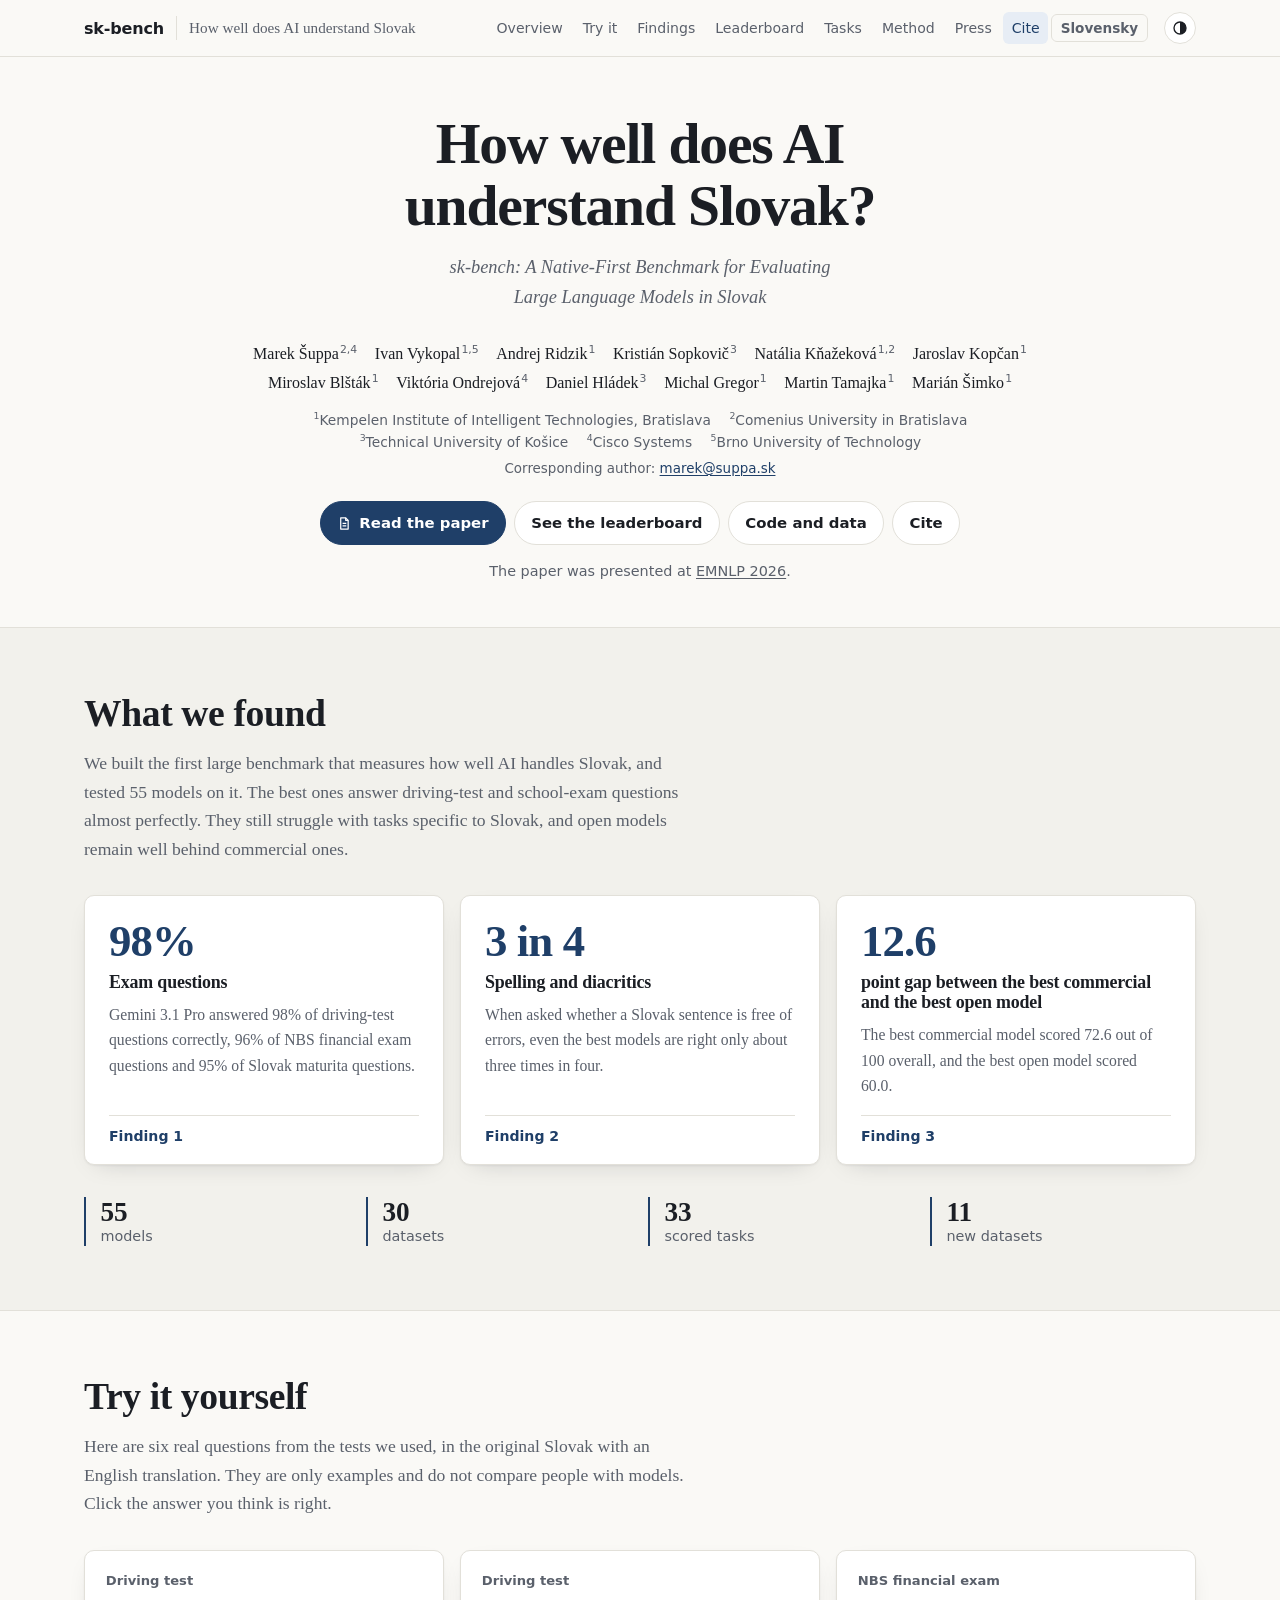
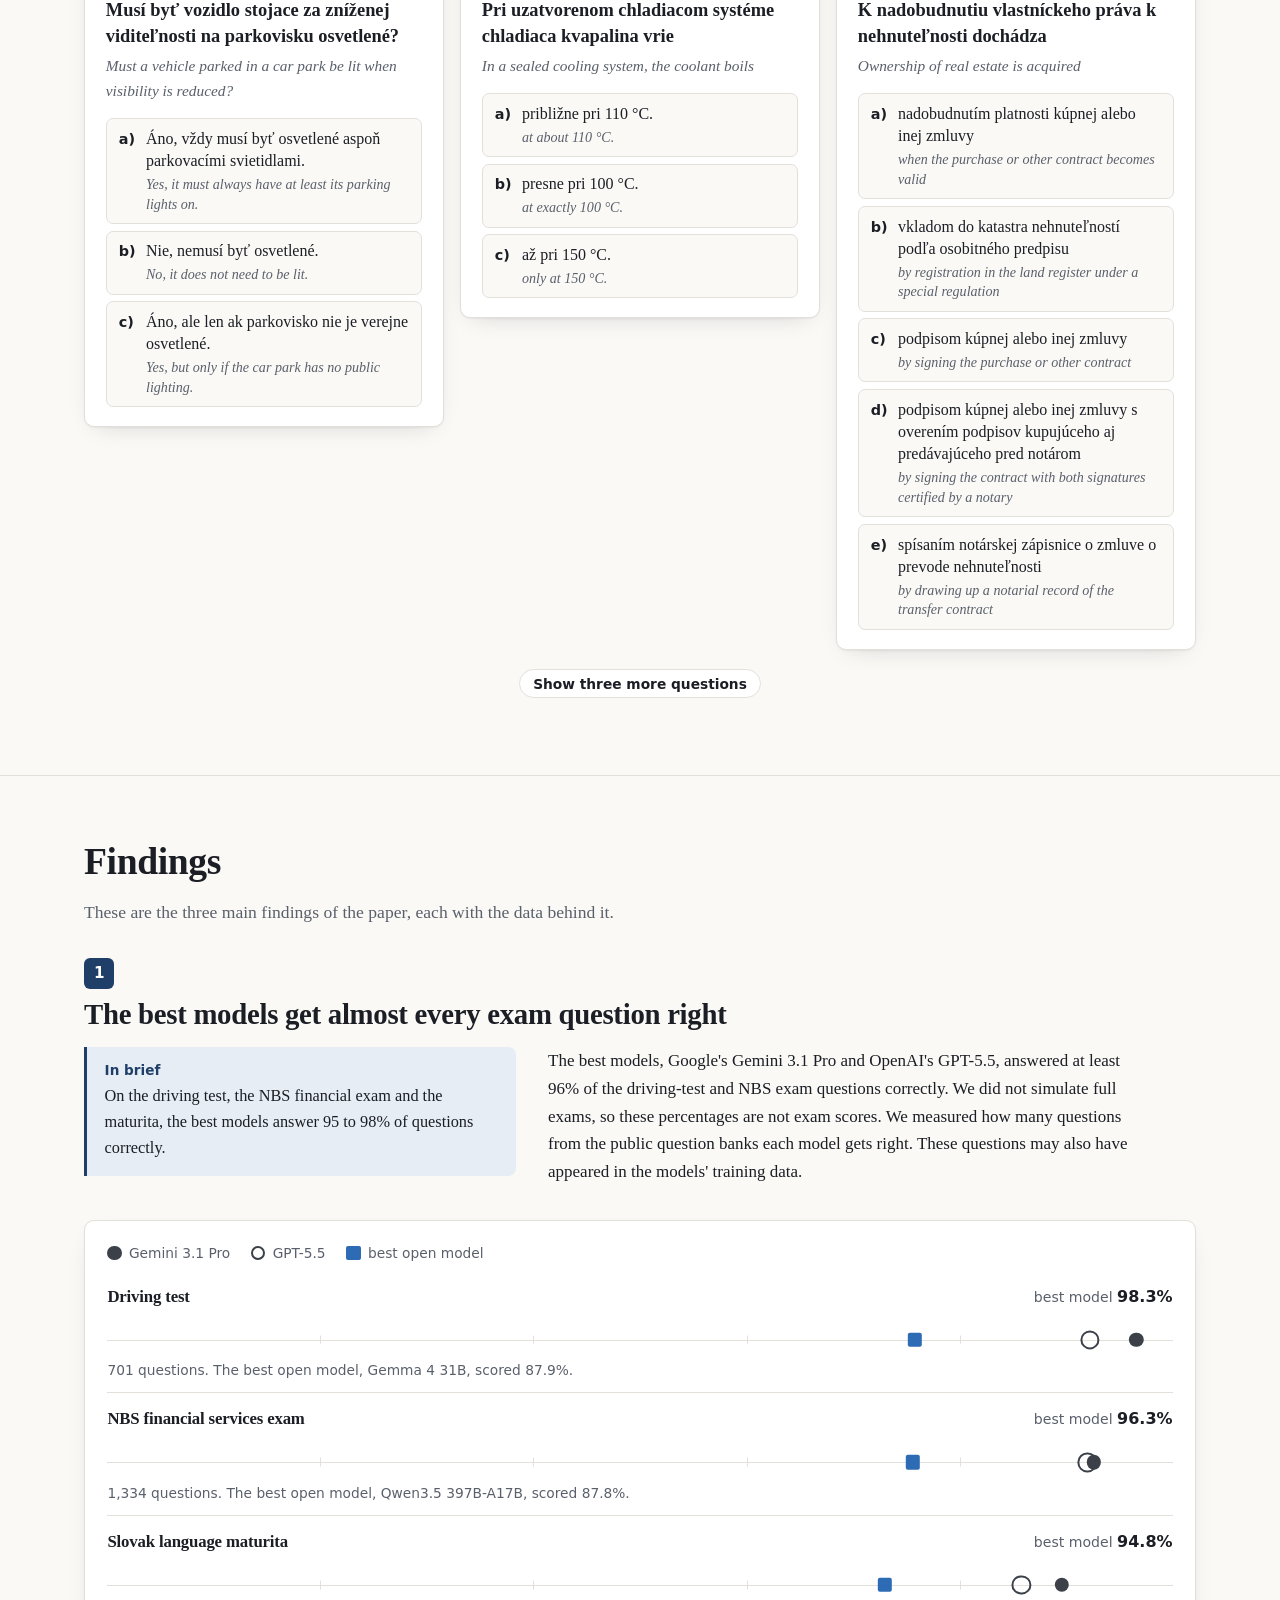
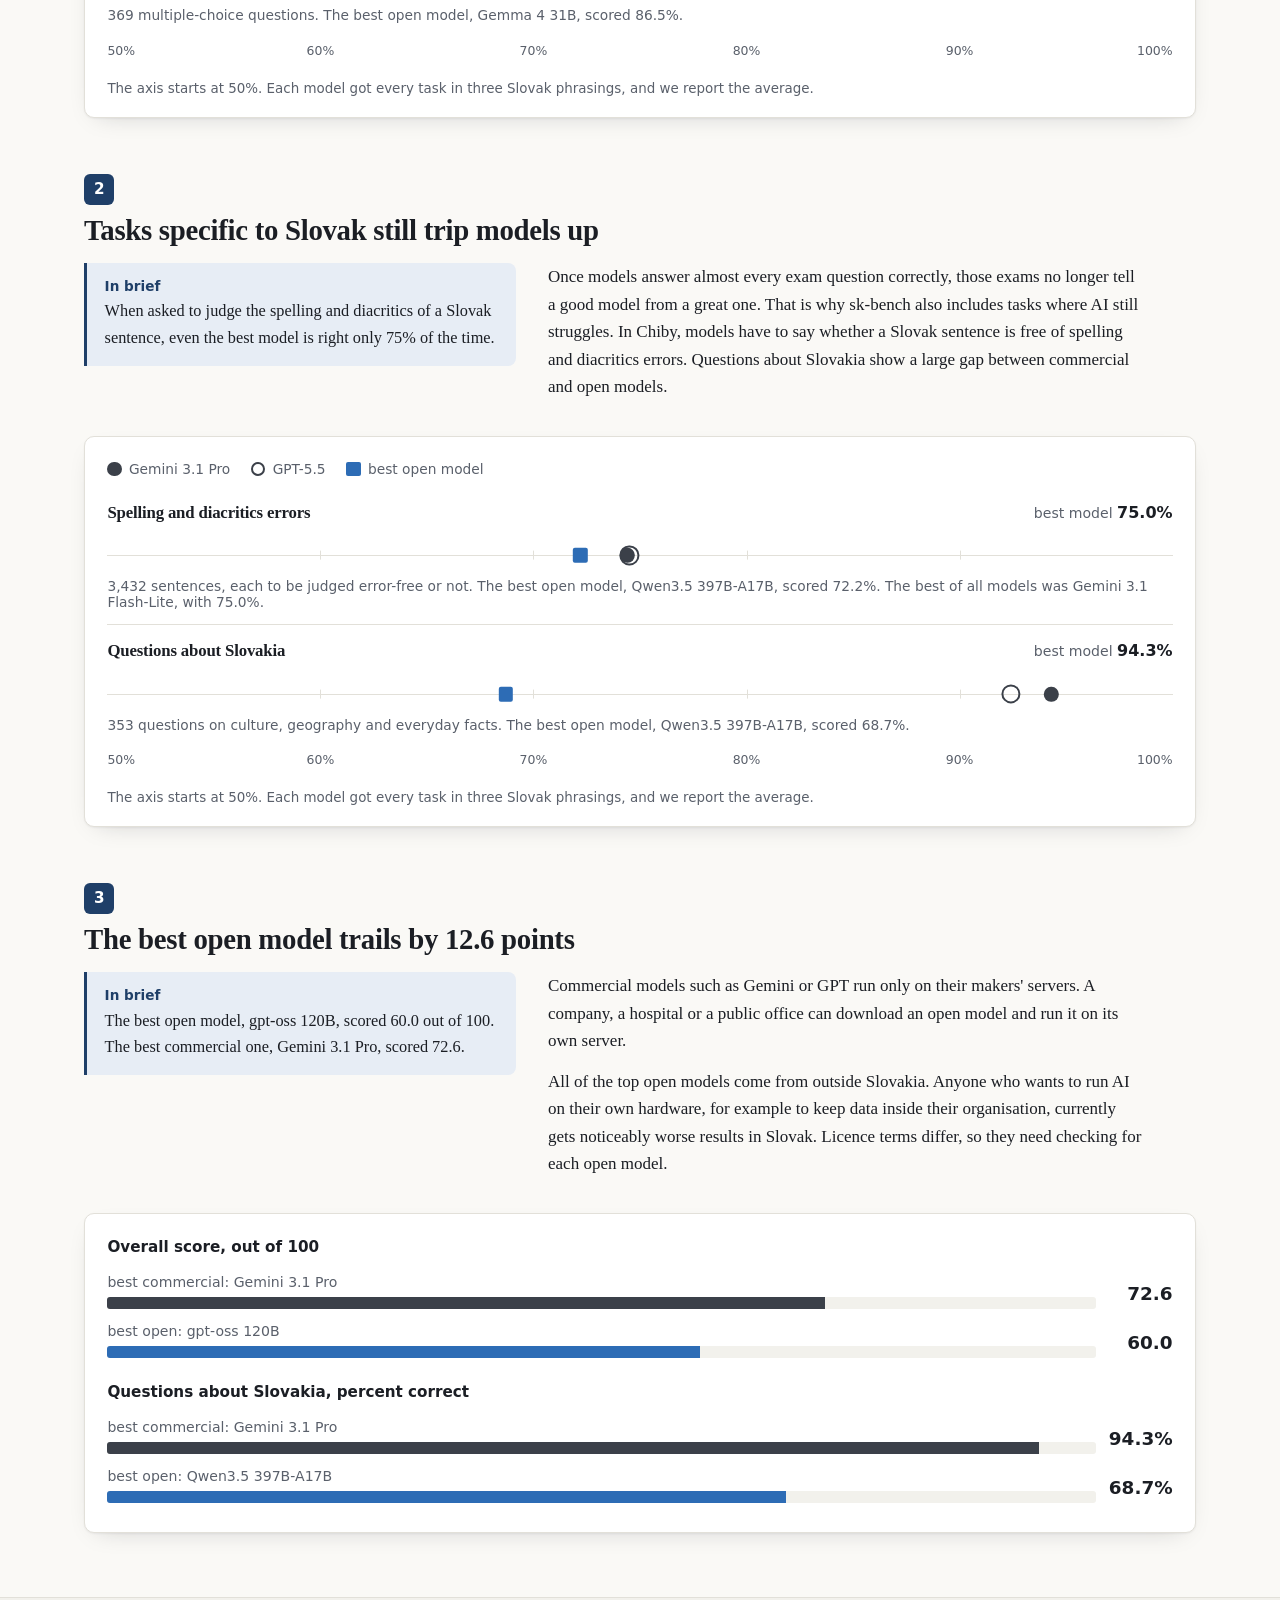
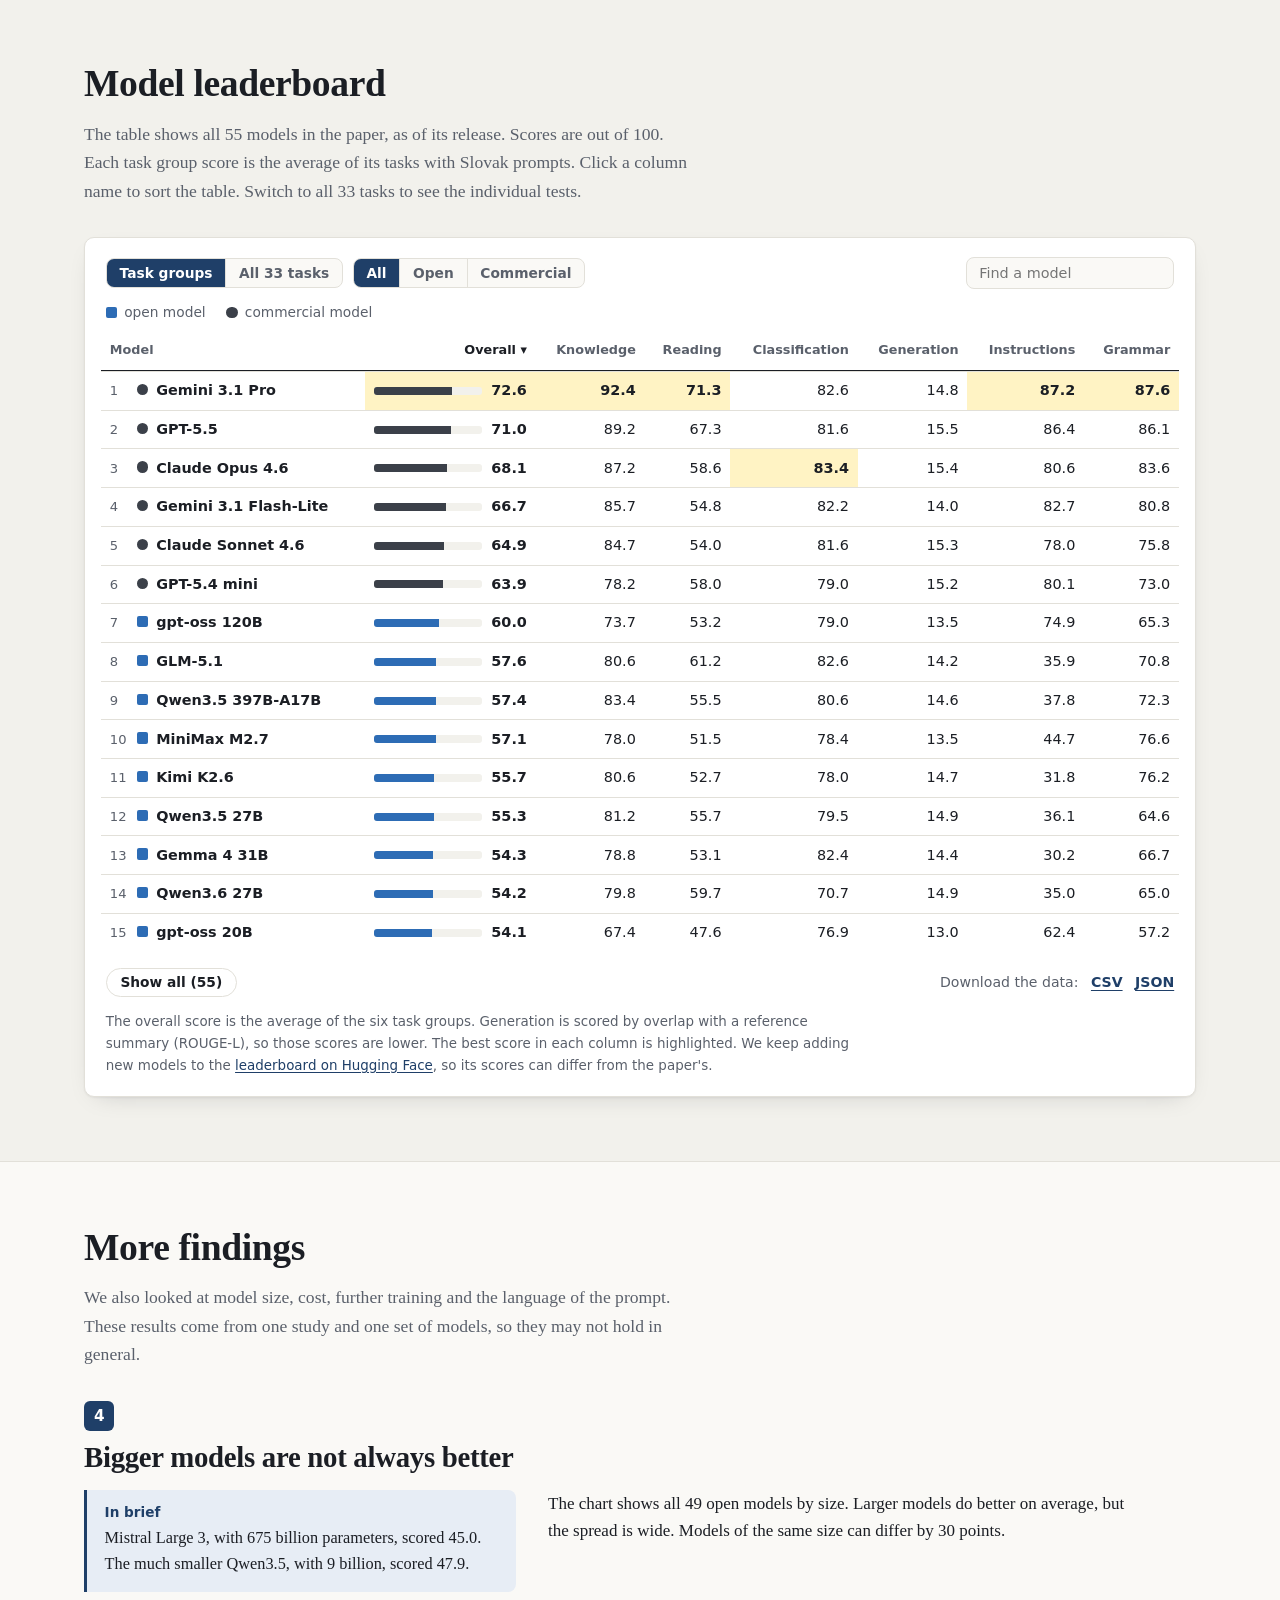
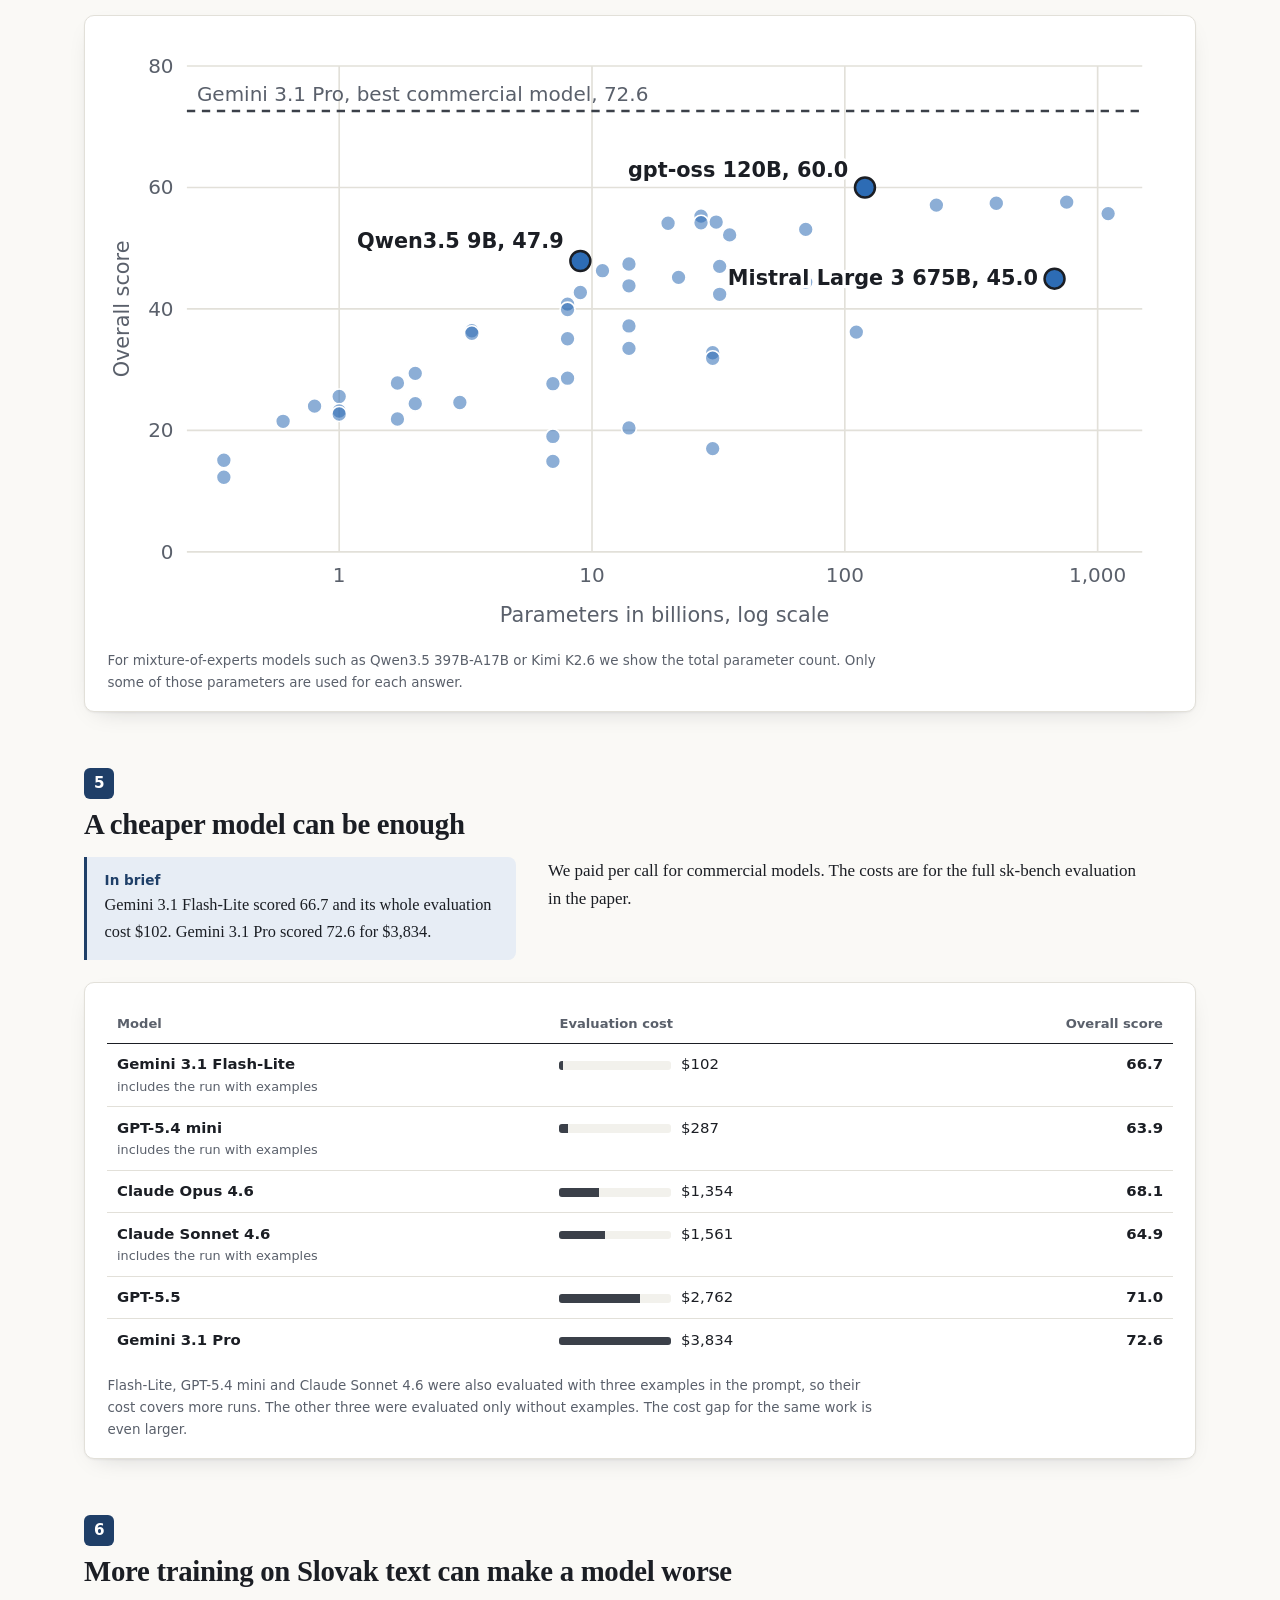
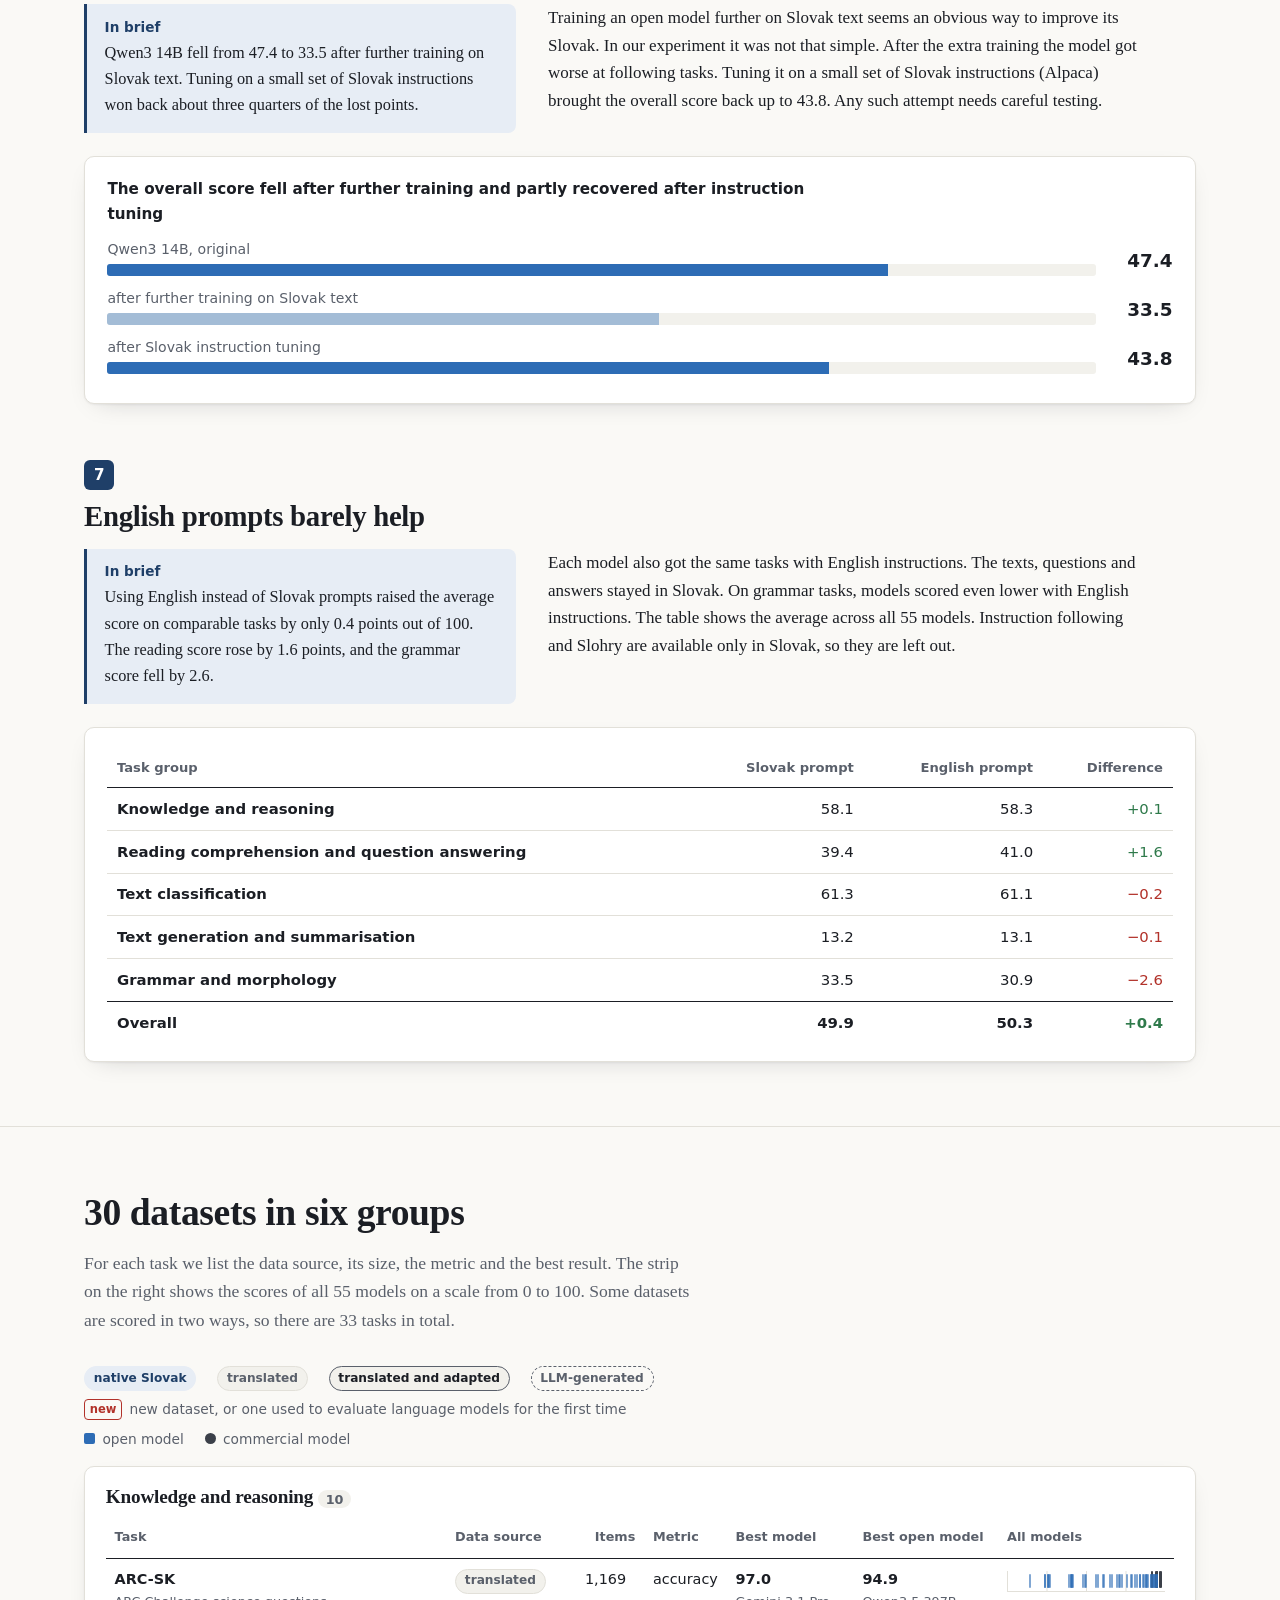
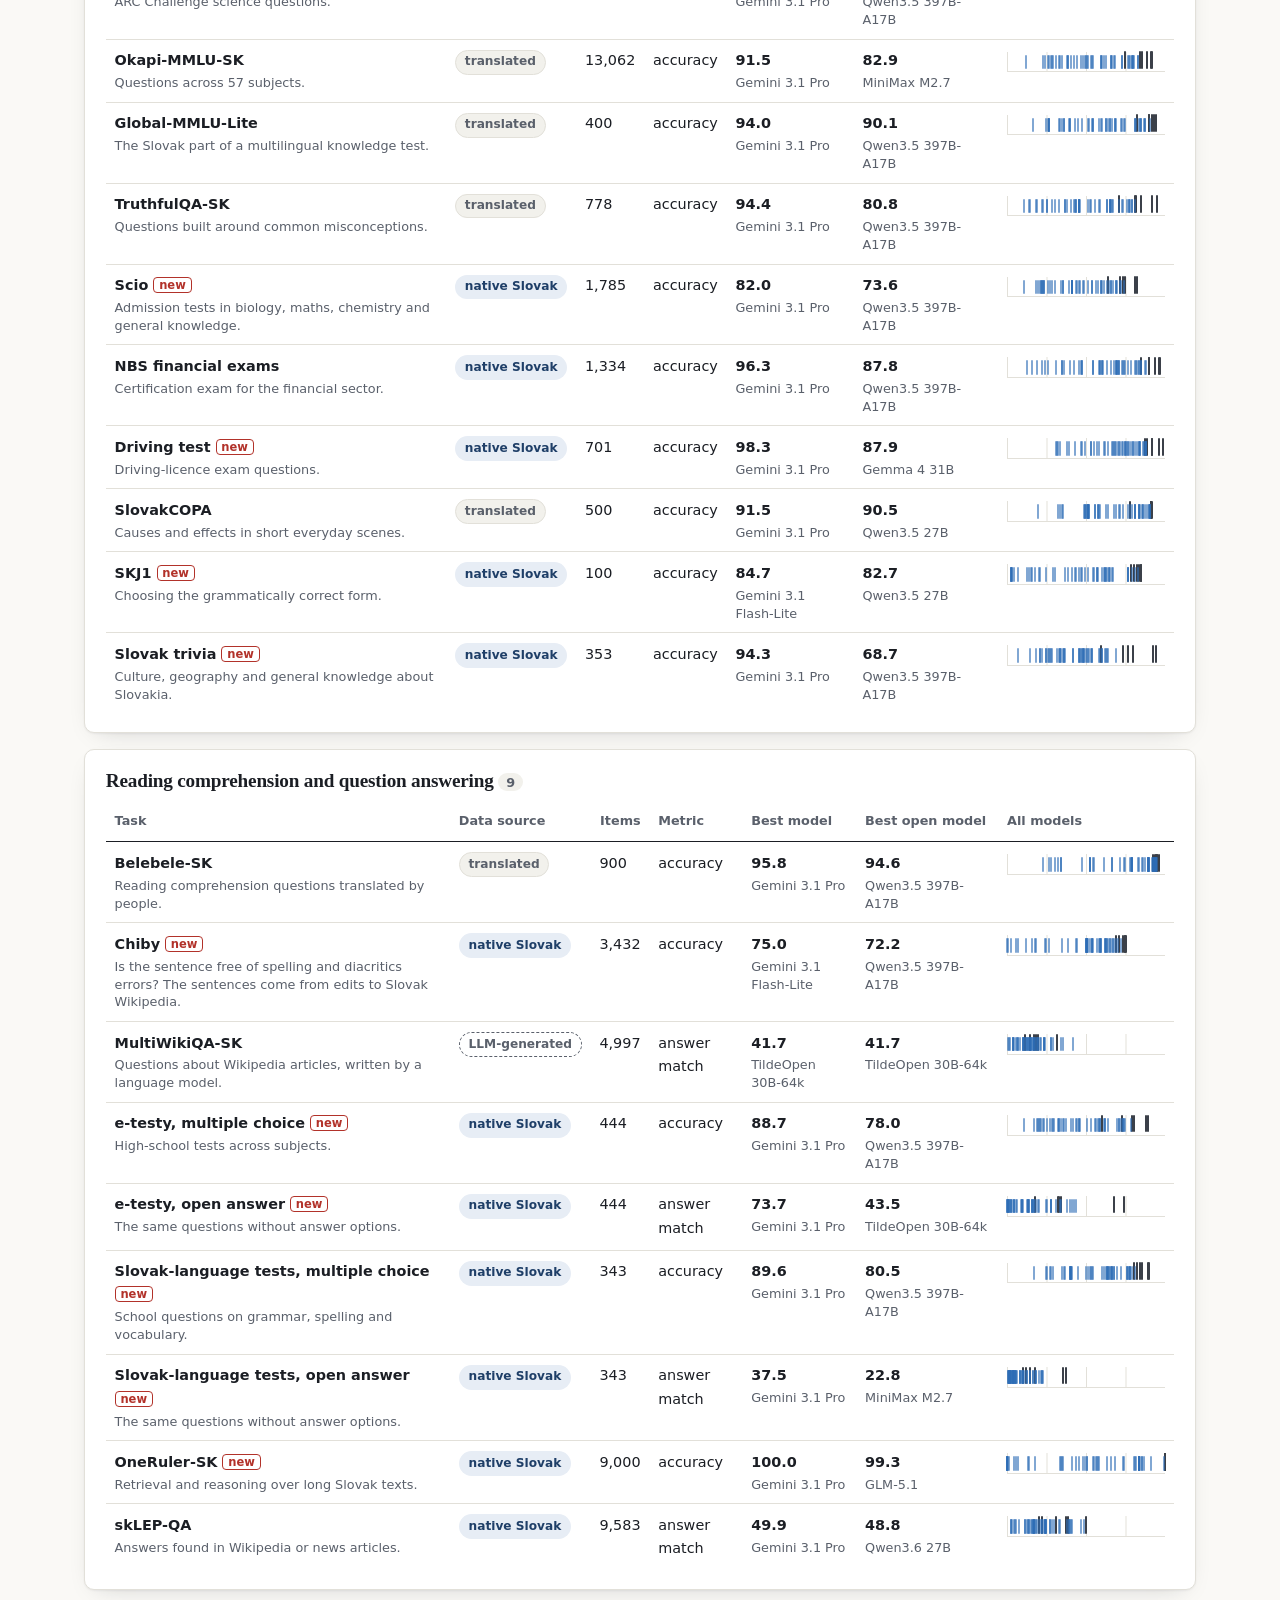
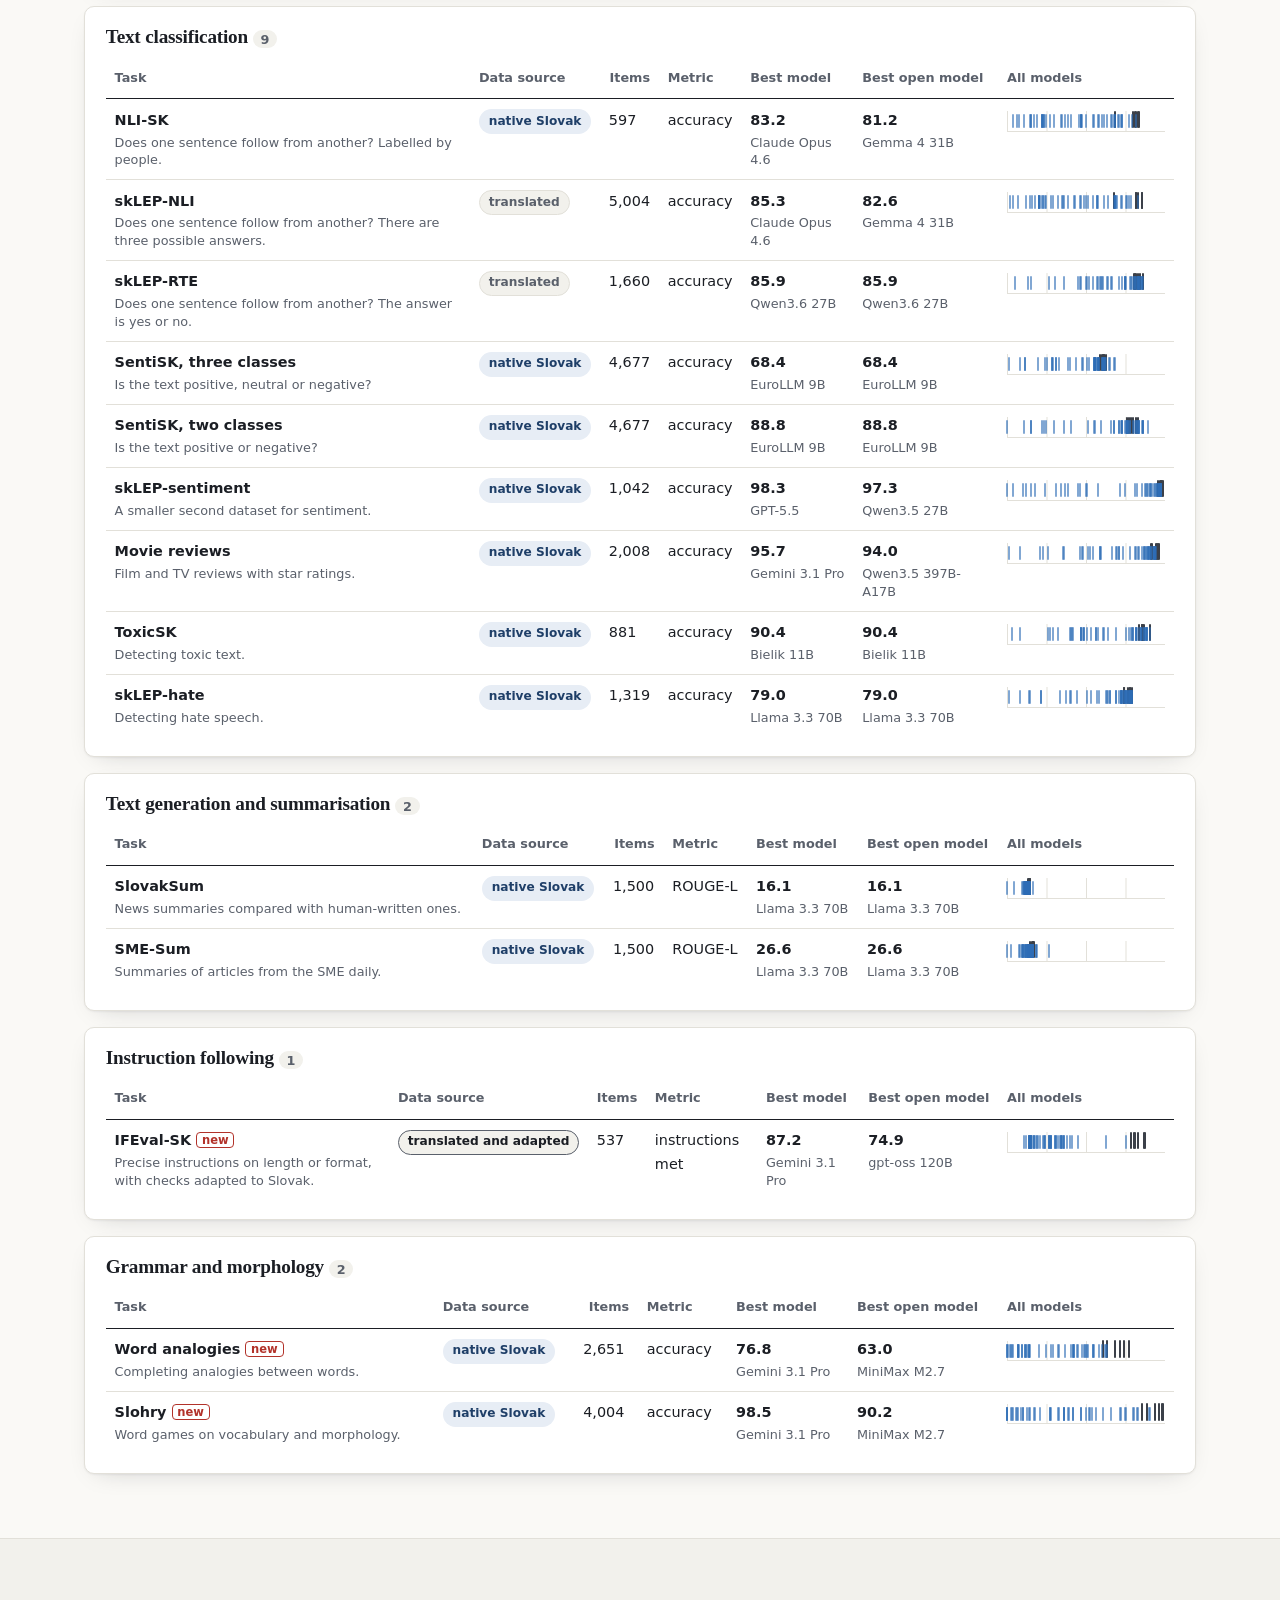
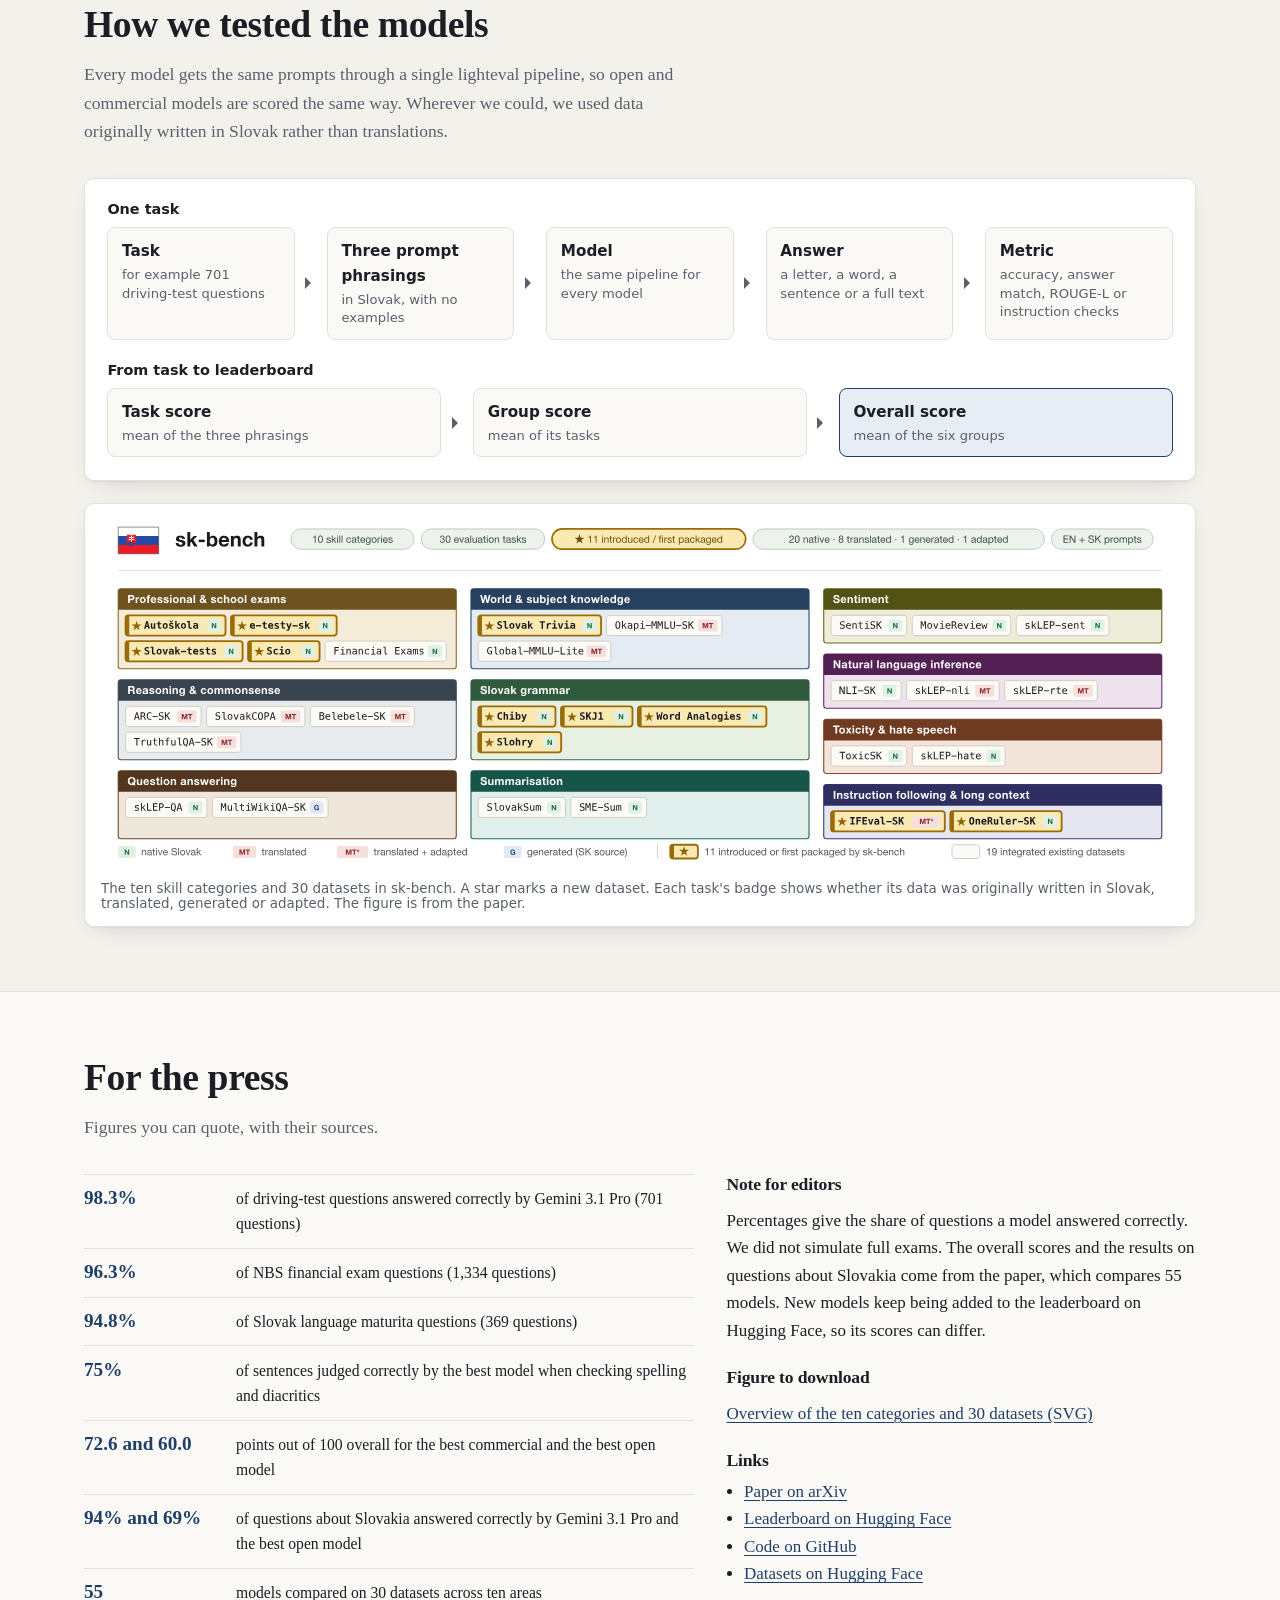
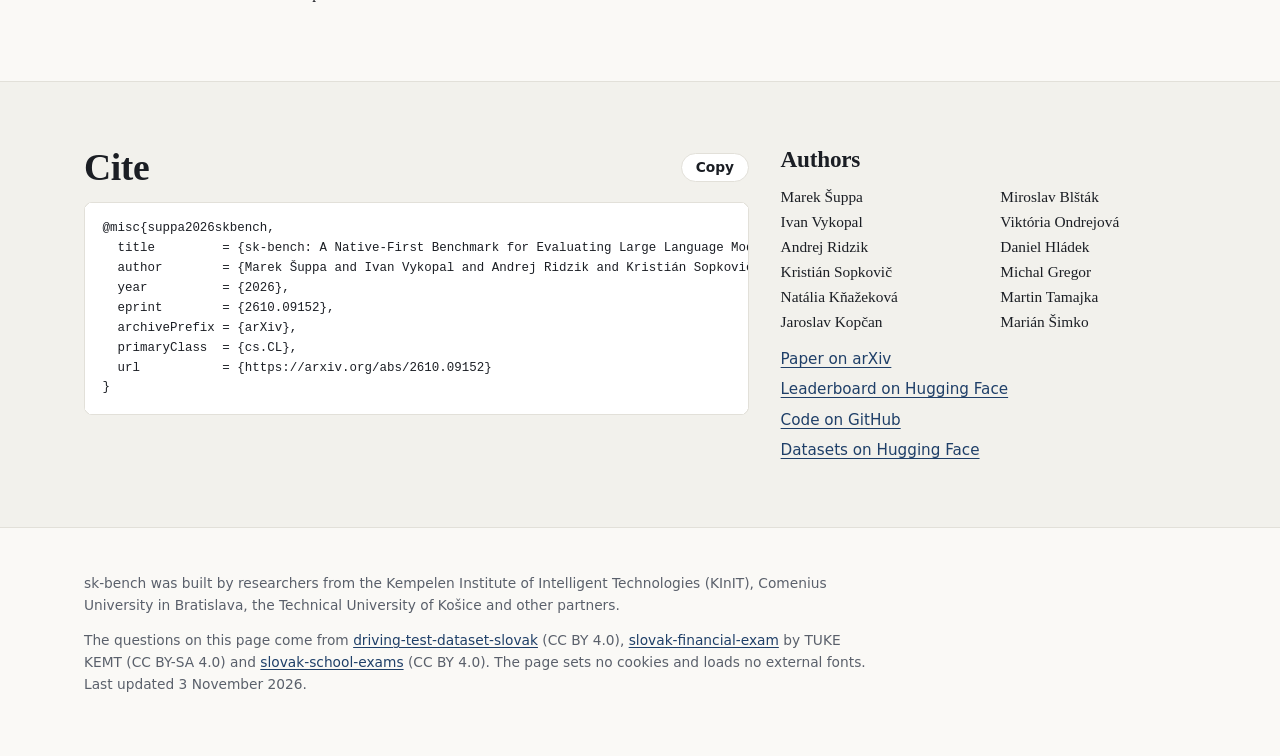
<file: en/index.html>
<!doctype html>
<html lang="en">
<head>
<meta charset="utf-8">
<meta name="viewport" content="width=device-width, initial-scale=1">
<title>How well does AI understand Slovak? | sk-bench</title>
<meta name="description" content="sk-bench measures how well language models handle Slovak. We tested 55 models on 30 datasets, from driving tests and school exams to tasks where AI falls short.">
<link rel="canonical" href="https://slovak-nlp.github.io/sk-bench/en/">
<link rel="alternate" hreflang="sk" href="https://slovak-nlp.github.io/sk-bench/">
<link rel="alternate" hreflang="en" href="https://slovak-nlp.github.io/sk-bench/en/">
<link rel="alternate" hreflang="x-default" href="https://slovak-nlp.github.io/sk-bench/en/">
<meta name="theme-color" content="#FAF9F6" media="(prefers-color-scheme: light)">
<meta name="theme-color" content="#121418" media="(prefers-color-scheme: dark)">
<meta property="og:type" content="website">
<meta property="og:site_name" content="sk-bench">
<meta property="og:locale" content="en_US">
<meta property="og:locale:alternate" content="sk_SK">
<meta property="og:title" content="How well does AI understand Slovak?">
<meta property="og:description" content="sk-bench measures how well language models handle Slovak. We tested 55 models on 30 datasets, from driving tests and school exams to tasks where AI falls short.">
<meta property="og:url" content="https://slovak-nlp.github.io/sk-bench/en/">
<meta property="og:image" content="https://slovak-nlp.github.io/sk-bench/og-en.png">
<meta property="og:image:type" content="image/png">
<meta property="og:image:width" content="1200">
<meta property="og:image:height" content="630">
<meta property="og:image:alt" content="sk-bench: How well does AI understand Slovak? The best commercial model, Gemini 3.1 Pro, scored 72.6 out of 100. The best open model, gpt-oss 120B, scored 60.0.">
<meta name="twitter:card" content="summary_large_image">
<meta name="twitter:title" content="How well does AI understand Slovak?">
<meta name="twitter:description" content="sk-bench measures how well language models handle Slovak. We tested 55 models on 30 datasets, from driving tests and school exams to tasks where AI falls short.">
<meta name="twitter:image" content="https://slovak-nlp.github.io/sk-bench/og-en.png">
<meta name="twitter:image:alt" content="sk-bench: How well does AI understand Slovak? The best commercial model, Gemini 3.1 Pro, scored 72.6 out of 100. The best open model, gpt-oss 120B, scored 60.0.">
<meta name="citation_title" content="sk-bench: A Native-First Benchmark for Evaluating Large Language Models in Slovak">
<meta name="citation_author" content="Marek Šuppa"><meta name="citation_author" content="Ivan Vykopal"><meta name="citation_author" content="Andrej Ridzik"><meta name="citation_author" content="Kristián Sopkovič"><meta name="citation_author" content="Natália Kňažeková"><meta name="citation_author" content="Jaroslav Kopčan"><meta name="citation_author" content="Miroslav Blšták"><meta name="citation_author" content="Viktória Ondrejová"><meta name="citation_author" content="Daniel Hládek"><meta name="citation_author" content="Michal Gregor"><meta name="citation_author" content="Martin Tamajka"><meta name="citation_author" content="Marián Šimko">
<meta name="citation_publication_date" content="2026">
<meta name="citation_arxiv_id" content="2610.09152">
<meta name="citation_pdf_url" content="https://arxiv.org/pdf/2610.09152">
<link rel="icon" href="../favicon.svg" type="image/svg+xml">
<link rel="apple-touch-icon" href="../apple-touch-icon.png">
<script type="application/ld+json">{"@context": "https://schema.org", "@graph": [{"@type": "ScholarlyArticle", "@id": "https://arxiv.org/abs/2610.09152", "headline": "sk-bench: A Native-First Benchmark for Evaluating Large Language Models in Slovak", "author": [{"@type": "Person", "name": "Marek Šuppa"}, {"@type": "Person", "name": "Ivan Vykopal"}, {"@type": "Person", "name": "Andrej Ridzik"}, {"@type": "Person", "name": "Kristián Sopkovič"}, {"@type": "Person", "name": "Natália Kňažeková"}, {"@type": "Person", "name": "Jaroslav Kopčan"}, {"@type": "Person", "name": "Miroslav Blšták"}, {"@type": "Person", "name": "Viktória Ondrejová"}, {"@type": "Person", "name": "Daniel Hládek"}, {"@type": "Person", "name": "Michal Gregor"}, {"@type": "Person", "name": "Martin Tamajka"}, {"@type": "Person", "name": "Marián Šimko"}], "datePublished": "2026", "inLanguage": "en", "url": "https://arxiv.org/abs/2610.09152", "sameAs": ["https://arxiv.org/pdf/2610.09152"], "about": {"@id": "https://slovak-nlp.github.io/sk-bench/#dataset"}}, {"@type": "Dataset", "@id": "https://slovak-nlp.github.io/sk-bench/#dataset", "name": "sk-bench", "description": "sk-bench measures how well language models handle Slovak. We tested 55 models on 30 datasets, from driving tests and school exams to tasks where AI falls short.", "url": "https://slovak-nlp.github.io/sk-bench/en/", "inLanguage": "sk", "creator": [{"@type": "Person", "name": "Marek Šuppa"}, {"@type": "Person", "name": "Ivan Vykopal"}, {"@type": "Person", "name": "Andrej Ridzik"}, {"@type": "Person", "name": "Kristián Sopkovič"}, {"@type": "Person", "name": "Natália Kňažeková"}, {"@type": "Person", "name": "Jaroslav Kopčan"}, {"@type": "Person", "name": "Miroslav Blšták"}, {"@type": "Person", "name": "Viktória Ondrejová"}, {"@type": "Person", "name": "Daniel Hládek"}, {"@type": "Person", "name": "Michal Gregor"}, {"@type": "Person", "name": "Martin Tamajka"}, {"@type": "Person", "name": "Marián Šimko"}], "isAccessibleForFree": true, "keywords": ["Slovak", "large language models", "benchmark", "evaluation"], "sameAs": ["https://github.com/slovak-nlp/sk-bench", "https://huggingface.co/collections/slovak-nlp/sk-bench"], "citation": {"@id": "https://arxiv.org/abs/2610.09152"}}]}</script>
<script>try{var t=localStorage.getItem('skb-theme');if(t)document.documentElement.dataset.theme=t}catch(e){}</script>
<style>
:root {
  --bg: #FAF9F6; --band: #F2F1EC; --card: #FFFFFF; --ink: #1B1E24; --muted: #5A606B; --rule: #E2E0D9;
  --accent: #1F3F68; --accent-ink: #FFFFFF; --accent-soft: #E7EDF5; --open: #2D6CB5; --com: #3B4049;
  --red: #B2322A; --green: #2F7A4B; --hl: #FFF3C4;
  --serif: Charter, "Bitstream Charter", "Sitka Text", Cambria, "Iowan Old Style", Georgia, serif;
  --sans: system-ui, -apple-system, "Segoe UI", Roboto, "Helvetica Neue", Arial, sans-serif;
  --shadow: 0 1px 2px rgba(20,24,32,.05), 0 8px 24px -14px rgba(20,24,32,.25);
  color-scheme: light;
}
@media (prefers-color-scheme: dark) {
  :root:not([data-theme="light"]) {
    --bg: #121418; --band: #171A1F; --card: #1C2026; --ink: #E7E9ED; --muted: #9BA2AE; --rule: #2D323A;
    --accent: #8DB2E6; --accent-ink: #10151C; --accent-soft: #1F2B3B; --open: #6EA4E8; --com: #C7CCD4;
    --red: #F08A80; --green: #6CC28E; --hl: #3A3520; --shadow: none; color-scheme: dark;
  }
}
:root[data-theme="dark"] {
  --bg: #121418; --band: #171A1F; --card: #1C2026; --ink: #E7E9ED; --muted: #9BA2AE; --rule: #2D323A;
  --accent: #8DB2E6; --accent-ink: #10151C; --accent-soft: #1F2B3B; --open: #6EA4E8; --com: #C7CCD4;
  --red: #F08A80; --green: #6CC28E; --hl: #3A3520; --shadow: none; color-scheme: dark;
}
* { box-sizing: border-box; }
html { -webkit-text-size-adjust: 100%; scroll-behavior: smooth; scroll-padding-top: 4.5rem; }
body { margin: 0; background: var(--bg); color: var(--ink); font: 400 1.0625rem/1.62 var(--serif); -webkit-font-smoothing: antialiased; }
a { color: var(--accent); text-underline-offset: .18em; text-decoration-thickness: 1px; }
a:hover { text-decoration-thickness: 2px; }
:focus-visible { outline: 3px solid var(--accent); outline-offset: 2px; border-radius: 3px; }
.wrap { max-width: 72rem; margin: 0 auto; padding: 0 1.25rem; }
p { margin: .8rem 0; max-width: 70ch; }
h1, h2, h3, h4 { font-family: var(--serif); margin: 0; line-height: 1.15; letter-spacing: -.01em; font-weight: 700; }
h2 { font-size: clamp(1.75rem, 3.6vw, 2.35rem); }
h3 { font-size: 1.45rem; }
h4 { font-size: 1.05rem; }
.sr { position: absolute; width: 1px; height: 1px; overflow: hidden; clip: rect(0 0 0 0); white-space: nowrap; }
.card { background: var(--card); border: 1px solid var(--rule); border-radius: 10px; box-shadow: var(--shadow); }
.num { text-align: right; font-variant-numeric: tabular-nums; }
.ui, .btn, .seg button, .lb-table, table.plain, table.tasks, .legend, .fig-note, nav, .badge, .prov, .new, .q-src { font-family: var(--sans); }

/* Top bar */
.top { position: sticky; top: 0; z-index: 20; background: color-mix(in srgb, var(--bg) 88%, transparent); backdrop-filter: blur(8px); -webkit-backdrop-filter: blur(8px); border-bottom: 1px solid var(--rule); }
.top .wrap { display: flex; align-items: center; gap: 1rem; height: 3.5rem; }
.brand { display: flex; align-items: center; gap: .75rem; color: var(--ink); text-decoration: none; min-width: 0; }
.brand b { font: 700 1rem var(--sans); letter-spacing: -.01em; white-space: nowrap; }
.brand span { font-size: .95rem; color: var(--muted); border-left: 1px solid var(--rule); padding-left: .75rem; white-space: nowrap; overflow: hidden; text-overflow: ellipsis; }
.top nav { margin-left: auto; display: flex; align-items: center; gap: .15rem; font-size: .88rem; }
.top nav a { color: var(--muted); text-decoration: none; padding: .3rem .55rem; border-radius: 6px; white-space: nowrap; }
.top nav a:hover { color: var(--ink); background: var(--band); }
.top nav a.on { color: var(--accent); background: var(--accent-soft); }
.lang-sw { font: 600 .85rem var(--sans); color: var(--ink); text-decoration: none; border: 1px solid var(--rule); border-radius: 999px; padding: .2rem .7rem; white-space: nowrap; }
.theme { flex: none; width: 2rem; height: 2rem; border-radius: 50%; border: 1px solid var(--rule); background: var(--card); color: var(--ink); cursor: pointer; display: grid; place-items: center; padding: 0; }
.theme svg { width: 1rem; height: 1rem; }
@media (max-width: 68rem) { .brand span { display: none; } }
@media (max-width: 56rem) { .top nav .nl { display: none; } }

/* Hero */
.hero { text-align: center; padding-top: 3.5rem; padding-bottom: 3rem; }
.hero h1 { font-size: clamp(2.3rem, 5.4vw, 3.6rem); line-height: 1.08; max-width: 18ch; margin: 0 auto; letter-spacing: -.02em; }
.subtitle { font-style: italic; color: var(--muted); font-size: 1.15rem; margin: 1rem auto 0; max-width: 46ch; }
.authors { list-style: none; padding: 0; margin: 1.75rem auto 0; max-width: 50rem; display: flex; flex-wrap: wrap; justify-content: center; gap: .2rem 1.1rem; font-size: 1rem; }
.authors sup, .affil sup { font: 500 .68em var(--sans); color: var(--muted); margin-left: .1em; }
.affil { font: .86rem/1.6 var(--sans); color: var(--muted); max-width: 52rem; margin: .8rem auto 0; display: flex; flex-wrap: wrap; justify-content: center; gap: 0 1.1rem; }
.corr { font: .84rem var(--sans); color: var(--muted); margin: .5rem auto 0; }
.actions { display: flex; flex-wrap: wrap; justify-content: center; gap: .55rem; margin-top: 1.6rem; }
.btn { display: inline-flex; align-items: center; gap: .45rem; padding: .55rem 1rem; border-radius: 999px; font-weight: 600; font-size: .93rem; text-decoration: none; border: 1px solid var(--rule); background: var(--card); color: var(--ink); cursor: pointer; }
.btn:hover { border-color: var(--ink); }
.btn.primary { background: var(--accent); color: var(--accent-ink); border-color: var(--accent); }
.btn.primary:hover { filter: brightness(1.1); }
.btn.small { padding: .35rem .85rem; font-size: .86rem; }
.btn svg { width: 1em; height: 1em; }
.venue { font: .9rem var(--sans); color: var(--muted); margin: 1.1rem auto 0; }
.venue a { color: inherit; text-decoration-thickness: 1px; text-underline-offset: 2px; }

/* Sections */
section.block { padding: 4rem 0; border-top: 1px solid var(--rule); }
section.band { background: var(--band); }
.intro { color: var(--muted); font-size: 1.1rem; margin-top: .9rem; }
.sec-head { max-width: 50rem; margin-bottom: 2rem; }

/* Overview cards */
.cards { display: grid; gap: 1rem; }
@media (min-width: 52rem) { .cards { grid-template-columns: repeat(3, 1fr); } }
.ocard { padding: 1.4rem 1.5rem 1.2rem; display: flex; flex-direction: column; }
.ocard .big { font: 700 2.8rem/1 var(--serif); color: var(--accent); letter-spacing: -.02em; margin: 0; }
.ocard h3 { font-size: 1.12rem; margin-top: .5rem; }
.ocard p { font-size: .98rem; color: var(--muted); margin: .6rem 0 1rem; }
.ocard a { margin-top: auto; font: 600 .88rem var(--sans); border-top: 1px solid var(--rule); padding-top: .8rem; text-decoration: none; }
.ocard a:hover { text-decoration: underline; }
.stats { display: grid; grid-template-columns: repeat(2, 1fr); gap: 1rem; margin: 2rem 0 0; padding: 0; }
@media (min-width: 40rem) { .stats { grid-template-columns: repeat(4, 1fr); } }
.stats div { border-left: 2px solid var(--accent); padding: .1rem 0 .1rem .9rem; }
.stats dt { font: 700 1.7rem/1.1 var(--serif); }
.stats dd { margin: 0; font: .9rem var(--sans); color: var(--muted); }

/* Quiz */
.quiz { display: grid; gap: 1rem; align-items: start; }
@media (min-width: 52rem) { .quiz { grid-template-columns: 1fr 1fr; } }
@media (min-width: 72rem) { .quiz { grid-template-columns: 1fr 1fr 1fr; } }
.q { padding: 1.2rem 1.3rem 1.2rem; }
.q-src { font-size: .82rem; color: var(--muted); margin: 0; font-weight: 600; }
.q-text { font-size: 1.15rem; line-height: 1.4; font-weight: 700; margin: .45rem 0 0; }
.q-tr { font-style: italic; color: var(--muted); margin: .25rem 0 0; font-size: .96rem; }
.opts { list-style: none; padding: 0; margin: .9rem 0 0; display: grid; gap: .4rem; }
.opts button { position: relative; width: 100%; text-align: left; font: 400 1rem/1.4 var(--serif); color: var(--ink); cursor: pointer; background: var(--bg); border: 1px solid var(--rule); border-radius: 7px; padding: .55rem .75rem; display: flex; gap: .6rem; align-items: baseline; }
.opts button:hover { border-color: var(--ink); }
.opts button b { font: 650 .9rem var(--sans); min-width: 1.1rem; }
.opts small { display: block; font-style: italic; color: var(--muted); font-size: .88rem; margin-top: .15rem; }
.q[data-done] button { cursor: default; }
.q[data-done] button:not(.is-right):not(.is-wrong):hover { border-color: var(--rule); }
.opts button.is-right { border-color: var(--green); background: color-mix(in srgb, var(--green) 10%, var(--card)); }
.opts button.is-right b { color: var(--green); }
.opts button.is-wrong { border-color: var(--red); }
.opts button.is-wrong > span { text-decoration: line-through; text-decoration-color: var(--red); color: var(--muted); }
.verdict { margin: .8rem 0 0; font: .9rem/1.5 var(--sans); color: var(--muted); }
.verdict:empty { display: none; }
.quiz-more { text-align: center; max-width: none; margin-top: 1.2rem; }
.js-quiz .q:nth-child(n+4) { display: none; }
.verdict strong { color: var(--ink); margin-right: .35rem; }
.verdict .todo { display: block; margin-top: .4rem; padding: .3rem .55rem; border: 1px dashed var(--muted); border-radius: 4px; font-style: italic; }

/* Findings */
.findings { display: grid; gap: 3.5rem; }
.findings > *, .f-grid > *, .cards > *, .quiz > *, .press > *, .cite-grid > *, .split > * { min-width: 0; }
.finding { scroll-margin-top: 4.5rem; }
.fnum { margin: 0 0 .6rem; }
.badge { display: inline-grid; place-items: center; min-width: 1.9rem; height: 1.9rem; padding: 0 .5rem; border-radius: 6px; background: var(--accent); color: var(--accent-ink); font-weight: 700; font-size: .95rem; }
.finding h3 { font-size: clamp(1.4rem, 2.6vw, 1.8rem); }
.f-grid { display: grid; gap: 1rem 2rem; margin-top: 1rem; }
@media (min-width: 60rem) { .f-grid { grid-template-columns: 1fr 1.5fr; align-items: start; } }
.brief { background: var(--accent-soft); border-left: 3px solid var(--accent); border-radius: 0 8px 8px 0; padding: .9rem 1.1rem; }
.brief-h { font: 700 .85rem var(--sans); color: var(--accent); margin: 0; }
.brief p:last-child { margin: .3rem 0 0; font-size: 1.02rem; }
.f-body p:first-child { margin-top: 0; }
.fig { margin: 1.4rem 0 0; padding: 1.3rem 1.4rem 1.1rem; }
.fig-note { font-size: .84rem; color: var(--muted); margin: .9rem 0 0; max-width: 90ch; }
.fig-scroll { overflow-x: auto; }

/* Dot chart */
.legend { display: flex; flex-wrap: wrap; gap: .45rem 1.3rem; font-size: .86rem; color: var(--muted); margin: 0 0 .4rem; }
.legend > span { display: inline-flex; align-items: center; gap: .45rem; }
.legend .dot { position: static; transform: none; }
.row { padding: 1rem 0 .9rem; border-top: 1px solid var(--rule); }
.legend + .row { border-top: 0; }
.row-head { display: flex; justify-content: space-between; align-items: baseline; gap: 1rem; }
.rtop { font: .88rem var(--sans); color: var(--muted); white-space: nowrap; }
.rtop b { color: var(--ink); font-size: 1rem; }
.track { position: relative; height: 2.4rem; margin: .9rem 0 .2rem; }
.track::before { content: ""; position: absolute; left: 0; right: 0; top: 50%; border-top: 1px solid var(--rule); }
.tick { position: absolute; top: 50%; height: .55rem; border-left: 1px solid var(--rule); transform: translateY(-50%); }
.dot { position: absolute; top: 50%; width: .9rem; height: .9rem; transform: translate(-50%, -50%); display: inline-block; }
.d-gem { background: var(--com); border-radius: 50%; }
.d-gpt { border: 2.5px solid var(--com); border-radius: 50%; z-index: 1; width: 1.2rem; height: 1.2rem; }
.legend .d-gpt { width: .9rem; height: .9rem; }
.d-open { background: var(--open); border-radius: 2px; }
.note { font: .86rem var(--sans); color: var(--muted); margin: 0; max-width: none; }
.axis { position: relative; height: 1.3rem; font: .78rem var(--sans); color: var(--muted); font-variant-numeric: tabular-nums; margin-top: .3rem; }
.axis span { position: absolute; transform: translateX(-50%); white-space: nowrap; }
.axis span:first-child { transform: none; }
.axis span:last-child { transform: translateX(-100%); }

/* Bars */
.bars { margin-bottom: 1.4rem; font-family: var(--sans); }
.bars:last-child { margin-bottom: 0; }
.bars-title { font-weight: 650; margin: 0 0 .7rem; font-size: .95rem; }
.bar { display: grid; grid-template-columns: 1fr auto; gap: .2rem .8rem; margin-bottom: .7rem; }
.bar-label { font-size: .88rem; color: var(--muted); }
.bar-val { grid-row: 1 / 3; grid-column: 2; align-self: end; font-weight: 700; font-size: 1.15rem; min-width: 4rem; text-align: right; font-variant-numeric: tabular-nums; }
.bar-track { height: .75rem; background: var(--band); border-radius: 3px; overflow: hidden; }
.bar-track i { display: block; height: 100%; }
.b-com { background: var(--com); }
.b-open { background: var(--open); }
.b-muted { background: color-mix(in srgb, var(--open) 40%, var(--band)); }
.split { display: grid; gap: 1rem 2rem; }
@media (min-width: 60rem) { .split { grid-template-columns: 1fr 1fr; } }

/* Scatter */
.scatter { display: block; width: 100%; min-width: 520px; height: auto; font-family: var(--sans); }
.scatter .grid { stroke: var(--rule); stroke-width: 1; }
.scatter .ax { fill: var(--muted); font-size: 12px; }
.scatter .ax-t { fill: var(--muted); font-size: 12.5px; }
.scatter .pt { fill: var(--open); fill-opacity: .55; stroke: var(--card); stroke-width: 1; }
.scatter .pt.hl { fill-opacity: 1; stroke: var(--ink); stroke-width: 1.5; }
.scatter .ref { stroke: var(--com); stroke-dasharray: 5 4; stroke-width: 1.5; }
.scatter .ref-t { fill: var(--muted); font-size: 12px; }
.scatter .lbl { fill: var(--ink); font-size: 12.5px; font-weight: 600; paint-order: stroke; stroke: var(--card); stroke-width: 4px; stroke-linejoin: round; }

/* Plain tables */
table.plain { width: 100%; border-collapse: collapse; font-size: .93rem; }
table.plain th, table.plain td { padding: .55rem .6rem; border-top: 1px solid var(--rule); text-align: left; vertical-align: top; }
table.plain thead th { border-top: 0; border-bottom: 1.5px solid var(--ink); font-size: .82rem; color: var(--muted); font-weight: 600; vertical-align: bottom; }
table.plain th.num, table.plain td.num { text-align: right; }
table.plain tbody th { font-weight: 600; }
table.plain small { display: block; font-weight: 400; color: var(--muted); font-size: .8rem; }
table.plain tr.total th, table.plain tr.total td { border-top: 1.5px solid var(--ink); font-weight: 700; }
.pos { color: var(--green); }
.neg { color: var(--red); }
.cbar { display: inline-block; vertical-align: middle; width: 7rem; height: .55rem; background: var(--band); border-radius: 3px; overflow: hidden; margin-right: .6rem; }
.cbar i { display: block; height: 100%; background: var(--com); }

/* Leaderboard */
.lb { padding: 1.2rem 1.3rem; }
.lb-tools { display: flex; flex-wrap: wrap; align-items: center; gap: .6rem; margin-bottom: .8rem; }
.seg { display: inline-flex; border: 1px solid var(--rule); border-radius: 8px; overflow: hidden; background: var(--bg); }
.seg button { font: 600 .86rem var(--sans); color: var(--muted); background: transparent; border: 0; padding: .4rem .8rem; cursor: pointer; }
.seg button + button { border-left: 1px solid var(--rule); }
.seg button:hover { color: var(--ink); }
.seg button[aria-pressed="true"] { background: var(--accent); color: var(--accent-ink); }
.search { margin-left: auto; }
.search input { font: .9rem var(--sans); color: var(--ink); background: var(--bg); border: 1px solid var(--rule); border-radius: 8px; padding: .42rem .75rem; width: 13rem; max-width: 100%; }
.sw { display: inline-block; width: .7rem; height: .7rem; border-radius: 2px; flex: none; }
.sw-open { background: var(--open); }
.sw-com { background: var(--com); border-radius: 50%; }
.lb-scroll { overflow-x: auto; margin: 0 -.3rem; }
.lb-table { width: 100%; border-collapse: separate; border-spacing: 0; font-size: .9rem; }
.lb-table th, .lb-table td { padding: .45rem .55rem; text-align: right; border-top: 1px solid var(--rule); white-space: nowrap; font-weight: 400; font-variant-numeric: tabular-nums; }
.lb-table thead th { border-top: 0; border-bottom: 1.5px solid var(--ink); font-size: .8rem; font-weight: 600; color: var(--muted); vertical-align: bottom; }
.lb-table thead button { font: inherit; color: inherit; background: none; border: 0; padding: .15rem 0; cursor: pointer; white-space: nowrap; }
.lb-table thead button:hover, .lb-table th[aria-sort] button { color: var(--ink); }
.lb-table th[aria-sort="descending"] button::after { content: " \25BE"; }
.lb-table th[aria-sort="ascending"] button::after { content: " \25B4"; }
.lb-table .c-name { text-align: left; font-weight: 600; position: sticky; left: 0; background: var(--card); z-index: 1; min-width: 12rem; }
.c-name .rank { display: inline-block; width: 1.7rem; color: var(--muted); font-weight: 400; font-size: .82rem; }
.c-name .sw { margin-right: .5rem; vertical-align: baseline; }
.lb-table .c-overall { min-width: 9.5rem; font-weight: 700; }
.ov { display: flex; align-items: center; gap: .6rem; justify-content: flex-end; }
.ov-bar { flex: 1; height: .5rem; background: var(--band); border-radius: 3px; overflow: hidden; min-width: 3rem; }
.ov-bar i { display: block; height: 100%; background: var(--com); }
tr[data-open="1"] .ov-bar i { background: var(--open); }
.lb-table td.best { background: var(--hl); font-weight: 700; }
.lb-table .gs { border-left: 1px solid var(--rule); }
.lb[data-view="groups"] .c-t { display: none; }
.lb[data-view="tasks"] .c-g { display: none; }
.lb[data-view="tasks"] .ov-bar { display: none; }
.lb[data-view="tasks"] .c-overall { min-width: 0; }
.lb-table tbody tr:hover td, .lb-table tbody tr:hover th { background: color-mix(in srgb, var(--accent-soft) 70%, var(--card)); }
.lb-table tbody tr:hover td.best { background: var(--hl); }
.lb-empty { font: .9rem var(--sans); color: var(--muted); }
.lb-foot { display: flex; flex-wrap: wrap; align-items: center; justify-content: space-between; gap: .6rem 1rem; margin-top: 1rem; }
.dl { font: .88rem var(--sans); color: var(--muted); margin: 0 0 0 auto; }
.dl a { margin-left: .5rem; font-weight: 600; }

/* Tasks */
.tgroup { padding: 1.2rem 1.3rem; margin-top: 1rem; }
.tgroup h3 { font-size: 1.2rem; }
.count { font: 600 .8rem var(--sans); color: var(--muted); background: var(--band); border-radius: 999px; padding: .1rem .5rem; vertical-align: middle; }
.t-scroll { overflow-x: auto; }
table.tasks { width: 100%; border-collapse: collapse; font-size: .9rem; margin-top: .6rem; }
table.tasks th, table.tasks td { padding: .6rem .55rem; border-top: 1px solid var(--rule); text-align: left; vertical-align: top; }
table.tasks thead th { border-top: 0; border-bottom: 1.5px solid var(--ink); font-size: .8rem; color: var(--muted); font-weight: 600; white-space: nowrap; }
table.tasks thead th.num { text-align: right; }
table.tasks tbody th { font-weight: 600; min-width: 13rem; }
table.tasks small { display: block; color: var(--muted); font-weight: 400; font-size: .8rem; line-height: 1.4; margin-top: .1rem; }
table.tasks td b { font-variant-numeric: tabular-nums; }
.prov { display: inline-block; font-size: .76rem; font-weight: 600; border-radius: 999px; padding: .1rem .55rem; white-space: nowrap; border: 1px solid transparent; }
.prov-N { background: var(--accent-soft); color: var(--accent); }
.prov-MT { background: var(--band); color: var(--muted); border-color: var(--rule); }
.prov-MTA { background: var(--band); color: var(--ink); border-color: var(--muted); }
.prov-G { background: transparent; color: var(--muted); border: 1px dashed var(--muted); }
.new { font-size: .72rem; font-weight: 700; color: var(--red); border: 1px solid var(--red); border-radius: 4px; padding: 0 .3rem; text-decoration: none; vertical-align: .1em; }
.t-strip { width: 11rem; min-width: 9rem; }
.strip { position: relative; display: block; height: 1.3rem; margin-top: .15rem; border-bottom: 1px solid var(--rule); background: linear-gradient(90deg, var(--rule) 1px, transparent 1px) 0 0 / 25% 100%; }
.strip i { position: absolute; bottom: .15rem; width: 2px; height: .9rem; transform: translateX(-1px); border-radius: 1px; }
.strip i.o { background: var(--open); opacity: .6; }
.strip i.c { background: var(--com); height: 1.1rem; }

/* Method flow */
.flow { padding: 1.4rem; display: grid; gap: 1.4rem; }
.flow-h { font: 700 .9rem var(--sans); margin: 0 0 .6rem; }
.steps { list-style: none; margin: 0; padding: 0; display: grid; gap: 1.6rem; }
@media (min-width: 60rem) { .steps { grid-auto-flow: column; grid-auto-columns: 1fr; gap: 2rem; } }
.steps li { position: relative; border: 1px solid var(--rule); border-radius: 8px; padding: .7rem .85rem; background: var(--bg); font-family: var(--sans); }
.steps li b { display: block; font-size: .95rem; }
.steps li span { display: block; font-size: .82rem; color: var(--muted); line-height: 1.4; margin-top: .15rem; }
.steps li + li::before { content: ""; position: absolute; left: 50%; top: -1.25rem; width: 0; height: 0; border: .4rem solid transparent; border-top-color: var(--muted); transform: translateX(-50%); }
@media (min-width: 60rem) {
  .steps li + li::before { left: -1.4rem; top: 50%; border-top-color: transparent; border-left-color: var(--muted); transform: translateY(-50%); }
  .flow-row:last-child .steps li:last-child { border-color: var(--accent); background: var(--accent-soft); }
}
.overview { margin: 1.4rem 0 0; padding: .8rem; background: #fff; }
.overview img { display: block; width: 100%; height: auto; }
.overview figcaption { font: .84rem var(--sans); color: #5A606B; margin: .7rem .2rem .1rem; }
.ov-scroll { overflow-x: auto; }
.ov-scroll img { min-width: 640px; }

/* Press */
.press { display: grid; gap: 2rem; }
@media (min-width: 60rem) { .press { grid-template-columns: 1.3fr 1fr; } }
.facts { margin: 0; padding: 0; }
.facts div { display: grid; grid-template-columns: 8.5rem 1fr; gap: 1rem; padding: .7rem 0; border-top: 1px solid var(--rule); }
.facts dt { font: 700 1.2rem/1.3 var(--serif); color: var(--accent); }
.facts dd { margin: 0; font-size: .98rem; }
.press h3 { font-size: 1.1rem; margin-top: 1.4rem; }
.press h3:first-child { margin-top: 0; }
.press ul { padding-left: 1.1rem; margin: .5rem 0 0; }

/* Cite */
.cite-grid { display: grid; gap: 2rem; }
@media (min-width: 60rem) { .cite-grid { grid-template-columns: 1.6fr 1fr; } }
.cite-head { display: flex; justify-content: space-between; align-items: center; gap: 1rem; }
pre.bib { margin: .8rem 0 0; background: var(--card); border: 1px solid var(--rule); border-radius: 8px; padding: 1rem 1.1rem; font: .78rem/1.6 ui-monospace, SFMono-Regular, Menlo, Consolas, monospace; overflow-x: auto; white-space: pre; }
.links { list-style: none; padding: 0; margin: .8rem 0 0; display: grid; gap: .35rem; font-family: var(--sans); font-size: .95rem; }
.alist { list-style: none; padding: 0; margin: .8rem 0 0; columns: 2; column-gap: 1.5rem; font-size: .96rem; }

footer { border-top: 1px solid var(--rule); padding: 2rem 0 3rem; font: .86rem/1.6 var(--sans); color: var(--muted); }
footer p { max-width: 90ch; }

@media (max-width: 40rem) {
  section.block { padding: 3rem 0; }
  .hero { padding-top: 2.5rem; }
  .row-head { flex-direction: column; gap: .1rem; }
  .fig, .lb, .tgroup, .flow { padding: 1rem .9rem; }
  .lb-table .c-name { min-width: 10rem; }
  .search { margin-left: 0; width: 100%; }
  .search input { width: 100%; }
  .facts div { grid-template-columns: 1fr; gap: .1rem; }
  .alist { columns: 1; }
  .cbar { width: 3.5rem; }
  .t-metric { display: none; }
}
@media (prefers-reduced-motion: reduce) { html { scroll-behavior: auto; } }
</style>
</head>
<body data-right="Correct." data-wrong="The answer is {x}).">
<header class="top"><div class="wrap">
  <a class="brand" href="#"><b>sk-bench</b><span>How well does AI understand Slovak</span></a>
  <nav aria-label="How well does AI understand Slovak"><a class="nl" href="#overview">Overview</a><a class="nl" href="#try">Try it</a><a class="nl" href="#findings">Findings</a><a class="nl" href="#leaderboard">Leaderboard</a><a class="nl" href="#tasks">Tasks</a><a class="nl" href="#method">Method</a><a class="nl" href="#press">Press</a><a class="nl" href="#cite">Cite</a><a class="lang-sw" href="../" hreflang="sk" lang="sk">Slovensky</a></nav>
  <button class="theme" type="button" aria-label="Switch between light and dark mode" title="Switch between light and dark mode"><svg viewBox="0 0 24 24" aria-hidden="true"><circle cx="12" cy="12" r="9" fill="none" stroke="currentColor" stroke-width="2"/><path d="M12 3a9 9 0 0 1 0 18z" fill="currentColor"/></svg></button>
</div></header>

<main>
<div class="wrap hero">
  <h1>How well does AI understand Slovak?</h1>
  <p class="subtitle">sk-bench: A Native-First Benchmark for Evaluating Large Language Models in Slovak</p>
  <ul class="authors"><li>Marek Šuppa<sup>2,4</sup></li><li>Ivan Vykopal<sup>1,5</sup></li><li>Andrej Ridzik<sup>1</sup></li><li>Kristián Sopkovič<sup>3</sup></li><li>Natália Kňažeková<sup>1,2</sup></li><li>Jaroslav Kopčan<sup>1</sup></li><li>Miroslav Blšták<sup>1</sup></li><li>Viktória Ondrejová<sup>4</sup></li><li>Daniel Hládek<sup>3</sup></li><li>Michal Gregor<sup>1</sup></li><li>Martin Tamajka<sup>1</sup></li><li>Marián Šimko<sup>1</sup></li></ul>
  <p class="affil"><span><sup>1</sup>Kempelen Institute of Intelligent Technologies, Bratislava</span><span><sup>2</sup>Comenius University in Bratislava</span><span><sup>3</sup>Technical University of Košice</span><span><sup>4</sup>Cisco Systems</span><span><sup>5</sup>Brno University of Technology</span></p>
  <p class="corr">Corresponding author: <a href="mailto:marek@suppa.sk">marek@suppa.sk</a></p>
  <div class="actions">
    <a class="btn primary" href="https://arxiv.org/abs/2610.09152"><svg viewBox="0 0 24 24" aria-hidden="true" fill="none" stroke="currentColor" stroke-width="2" stroke-linejoin="round"><path d="M6 3h8l4 4v14H6z"/><path d="M14 3v4h4M9 12h6M9 16h6"/></svg>Read the paper</a>
    <a class="btn" href="#leaderboard">See the leaderboard</a>
    <a class="btn" href="https://github.com/slovak-nlp/sk-bench">Code and data</a>
    <a class="btn" href="#cite">Cite</a>
  </div>
  <p class="venue">The paper was presented at <a href="https://2026.emnlp.org/">EMNLP 2026</a>.</p>
</div>

<section class="block band" id="overview" aria-labelledby="overview-h"><div class="wrap">
  <div class="sec-head"><h2 id="overview-h">What we found</h2><p class="intro">We built the first large benchmark that measures how well AI handles Slovak, and tested 55 models on it. The best ones answer driving-test and school-exam questions almost perfectly. They still struggle with tasks specific to Slovak, and open models remain well behind commercial ones.</p></div>
  <div class="cards"><article class="ocard card"><p class="big">98%</p><h3>Exam questions</h3><p>Gemini 3.1 Pro answered 98% of driving-test questions correctly, 96% of NBS financial exam questions and 95% of Slovak maturita questions.</p><a href="#f1">Finding 1</a></article><article class="ocard card"><p class="big">3 in 4</p><h3>Spelling and diacritics</h3><p>When asked whether a Slovak sentence is free of errors, even the best models are right only about three times in four.</p><a href="#f2">Finding 2</a></article><article class="ocard card"><p class="big">12.6</p><h3>point gap between the best commercial and the best open model</h3><p>The best commercial model scored 72.6 out of 100 overall, and the best open model scored 60.0.</p><a href="#f3">Finding 3</a></article></div>
  <dl class="stats"><div><dt>55</dt><dd>models</dd></div><div><dt>30</dt><dd>datasets</dd></div><div><dt>33</dt><dd>scored tasks</dd></div><div><dt>11</dt><dd>new datasets</dd></div></dl>
</div></section>

<section class="block" id="try" aria-labelledby="try-h"><div class="wrap">
  <div class="sec-head"><h2 id="try-h">Try it yourself</h2><p class="intro">Here are six real questions from the tests we used, in the original Slovak with an English translation. They are only examples and do not compare people with models. Click the answer you think is right.</p></div>
  <div class="quiz"><article class="q card" data-a="1" data-stat="To fill in: how many of the 55 models answered this question correctly." data-todo="1"><p class="q-src">Driving test</p><p class="q-text" lang="sk">Musí byť vozidlo stojace za zníženej viditeľnosti na parkovisku osvetlené?</p><p class="q-tr" lang="en">Must a vehicle parked in a car park be lit when visibility is reduced?</p><ol class="opts"><li><button type="button" data-i="0"><b>a)</b><span><span lang="sk">Áno, vždy musí byť osvetlené aspoň parkovacími svietidlami.</span><small lang="en">Yes, it must always have at least its parking lights on.</small></span></button></li><li><button type="button" data-i="1"><b>b)</b><span><span lang="sk">Nie, nemusí byť osvetlené.</span><small lang="en">No, it does not need to be lit.</small></span></button></li><li><button type="button" data-i="2"><b>c)</b><span><span lang="sk">Áno, ale len ak parkovisko nie je verejne osvetlené.</span><small lang="en">Yes, but only if the car park has no public lighting.</small></span></button></li></ol><p class="verdict" aria-live="polite"></p></article><article class="q card" data-a="0" data-stat="To fill in: how many of the 55 models answered this question correctly." data-todo="1"><p class="q-src">Driving test</p><p class="q-text" lang="sk">Pri uzatvorenom chladiacom systéme chladiaca kvapalina vrie</p><p class="q-tr" lang="en">In a sealed cooling system, the coolant boils</p><ol class="opts"><li><button type="button" data-i="0"><b>a)</b><span><span lang="sk">približne pri 110 °C.</span><small lang="en">at about 110 °C.</small></span></button></li><li><button type="button" data-i="1"><b>b)</b><span><span lang="sk">presne pri 100 °C.</span><small lang="en">at exactly 100 °C.</small></span></button></li><li><button type="button" data-i="2"><b>c)</b><span><span lang="sk">až pri 150 °C.</span><small lang="en">only at 150 °C.</small></span></button></li></ol><p class="verdict" aria-live="polite"></p></article><article class="q card" data-a="1" data-stat="To fill in: how many of the 55 models answered this question correctly." data-todo="1"><p class="q-src">NBS financial exam</p><p class="q-text" lang="sk">K nadobudnutiu vlastníckeho práva k nehnuteľnosti dochádza</p><p class="q-tr" lang="en">Ownership of real estate is acquired</p><ol class="opts"><li><button type="button" data-i="0"><b>a)</b><span><span lang="sk">nadobudnutím platnosti kúpnej alebo inej zmluvy</span><small lang="en">when the purchase or other contract becomes valid</small></span></button></li><li><button type="button" data-i="1"><b>b)</b><span><span lang="sk">vkladom do katastra nehnuteľností podľa osobitného predpisu</span><small lang="en">by registration in the land register under a special regulation</small></span></button></li><li><button type="button" data-i="2"><b>c)</b><span><span lang="sk">podpisom kúpnej alebo inej zmluvy</span><small lang="en">by signing the purchase or other contract</small></span></button></li><li><button type="button" data-i="3"><b>d)</b><span><span lang="sk">podpisom kúpnej alebo inej zmluvy s overením podpisov kupujúceho aj predávajúceho pred notárom</span><small lang="en">by signing the contract with both signatures certified by a notary</small></span></button></li><li><button type="button" data-i="4"><b>e)</b><span><span lang="sk">spísaním notárskej zápisnice o zmluve o prevode nehnuteľnosti</span><small lang="en">by drawing up a notarial record of the transfer contract</small></span></button></li></ol><p class="verdict" aria-live="polite"></p></article><article class="q card" data-a="3" data-stat="To fill in: how many of the 55 models answered this question correctly." data-todo="1"><p class="q-src">NBS financial exam</p><p class="q-text" lang="sk">Blízkou osobou v priamom rade je</p><p class="q-tr" lang="en">A close relative in the direct line is</p><ol class="opts"><li><button type="button" data-i="0"><b>a)</b><span><span lang="sk">bratranec</span><small lang="en">a cousin</small></span></button></li><li><button type="button" data-i="1"><b>b)</b><span><span lang="sk">otcov brat</span><small lang="en">an uncle on the father&#x27;s side</small></span></button></li><li><button type="button" data-i="2"><b>c)</b><span><span lang="sk">druh/družka</span><small lang="en">an unmarried partner</small></span></button></li><li><button type="button" data-i="3"><b>d)</b><span><span lang="sk">syn</span><small lang="en">a son</small></span></button></li><li><button type="button" data-i="4"><b>e)</b><span><span lang="sk">neter</span><small lang="en">a niece</small></span></button></li></ol><p class="verdict" aria-live="polite"></p></article><article class="q card" data-a="2" data-stat="To fill in: how many of the 55 models answered this question correctly." data-todo="1"><p class="q-src">Maturita in Slovak, 2024</p><p class="q-text" lang="sk">Taliančina patrí do rovnakej jazykovej skupiny indoeurópskych jazykov ako</p><p class="q-tr" lang="en">Italian belongs to the same group of Indo-European languages as</p><ol class="opts"><li><button type="button" data-i="0"><b>a)</b><span><span lang="sk">dánčina.</span><small lang="en">Danish.</small></span></button></li><li><button type="button" data-i="1"><b>b)</b><span><span lang="sk">nemčina.</span><small lang="en">German.</small></span></button></li><li><button type="button" data-i="2"><b>c)</b><span><span lang="sk">rumunčina.</span><small lang="en">Romanian.</small></span></button></li><li><button type="button" data-i="3"><b>d)</b><span><span lang="sk">bulharčina.</span><small lang="en">Bulgarian.</small></span></button></li></ol><p class="verdict" aria-live="polite"></p></article><article class="q card" data-a="3" data-stat="To fill in: how many of the 55 models answered this question correctly." data-todo="1"><p class="q-src">Maturita in Slovak, 2024</p><p class="q-text" lang="sk">V ktorej možnosti sa nachádza vokalizovaná predložka?</p><p class="q-tr" lang="en">Which option contains a vocalized preposition (one with an added vowel, such as s becoming so)?</p><ol class="opts"><li><button type="button" data-i="0"><b>a)</b><span><span lang="sk">za kladné vybavenie</span></span></button></li><li><button type="button" data-i="1"><b>b)</b><span><span lang="sk">na osobnom pohovore</span></span></button></li><li><button type="button" data-i="2"><b>c)</b><span><span lang="sk">dorozumiem sa aj po maďarsky</span></span></button></li><li><button type="button" data-i="3"><b>d)</b><span><span lang="sk">skúsenosti so spoluorganizovaním</span></span></button></li></ol><p class="verdict" aria-live="polite"></p></article></div>
  <p class="quiz-more" hidden><button class="btn small" type="button">Show three more questions</button></p>
</div></section>

<section class="block" id="findings" aria-labelledby="findings-h"><div class="wrap">
  <div class="sec-head"><h2 id="findings-h">Findings</h2><p class="intro">These are the three main findings of the paper, each with the data behind it.</p></div>
  <div class="findings"><article class="finding" id="f1" aria-labelledby="f1-h"><p class="fnum"><span class="badge">1</span></p><h3 id="f1-h">The best models get almost every exam question right</h3><div class="f-grid"><div class="brief"><p class="brief-h">In brief</p><p>On the driving test, the NBS financial exam and the maturita, the best models answer 95 to 98% of questions correctly.</p></div><div class="f-body"><p>The best models, Google&#x27;s Gemini 3.1 Pro and OpenAI&#x27;s GPT-5.5, answered at least 96% of the driving-test and NBS exam questions correctly. We did not simulate full exams, so these percentages are not exam scores. We measured how many questions from the public question banks each model gets right. These questions may also have appeared in the models&#x27; training data.</p></div></div><div class="fig card"><p class="legend" aria-hidden="true"><span><i class="dot d-gem"></i>Gemini 3.1 Pro</span><span><i class="dot d-gpt"></i>GPT-5.5</span><span><i class="dot d-open"></i>best open model</span></p><div class="row"><div class="row-head"><h4>Driving test</h4><span class="rtop">best model <b>98.3%</b></span></div><div class="track" role="img" aria-label="Driving test: Gemini 3.1 Pro 98.3%, GPT-5.5 96.1%, best open model Gemma 4 31B 87.9%"><i class="tick" style="left:20.00%"></i><i class="tick" style="left:40.00%"></i><i class="tick" style="left:60.00%"></i><i class="tick" style="left:80.00%"></i><i class="dot d-open" style="left:75.80%"></i><i class="dot d-gpt" style="left:92.20%"></i><i class="dot d-gem" style="left:96.60%"></i></div><p class="note">701 questions. The best open model, Gemma 4 31B, scored 87.9%.</p></div><div class="row"><div class="row-head"><h4>NBS financial services exam</h4><span class="rtop">best model <b>96.3%</b></span></div><div class="track" role="img" aria-label="NBS financial services exam: Gemini 3.1 Pro 96.3%, GPT-5.5 96.0%, best open model Qwen3.5 397B-A17B 87.8%"><i class="tick" style="left:20.00%"></i><i class="tick" style="left:40.00%"></i><i class="tick" style="left:60.00%"></i><i class="tick" style="left:80.00%"></i><i class="dot d-open" style="left:75.60%"></i><i class="dot d-gpt" style="left:92.00%"></i><i class="dot d-gem" style="left:92.60%"></i></div><p class="note">1,334 questions. The best open model, Qwen3.5 397B-A17B, scored 87.8%.</p></div><div class="row"><div class="row-head"><h4>Slovak language maturita</h4><span class="rtop">best model <b>94.8%</b></span></div><div class="track" role="img" aria-label="Slovak language maturita: Gemini 3.1 Pro 94.8%, GPT-5.5 92.9%, best open model Gemma 4 31B 86.5%"><i class="tick" style="left:20.00%"></i><i class="tick" style="left:40.00%"></i><i class="tick" style="left:60.00%"></i><i class="tick" style="left:80.00%"></i><i class="dot d-open" style="left:73.00%"></i><i class="dot d-gpt" style="left:85.80%"></i><i class="dot d-gem" style="left:89.60%"></i></div><p class="note">369 multiple-choice questions. The best open model, Gemma 4 31B, scored 86.5%.</p></div><div class="axis" aria-hidden="true"><span style="left:0.00%">50%</span><span style="left:20.00%">60%</span><span style="left:40.00%">70%</span><span style="left:60.00%">80%</span><span style="left:80.00%">90%</span><span style="left:100.00%">100%</span></div><p class="fig-note">The axis starts at 50%. Each model got every task in three Slovak phrasings, and we report the average.</p></div></article><article class="finding" id="f2" aria-labelledby="f2-h"><p class="fnum"><span class="badge">2</span></p><h3 id="f2-h">Tasks specific to Slovak still trip models up</h3><div class="f-grid"><div class="brief"><p class="brief-h">In brief</p><p>When asked to judge the spelling and diacritics of a Slovak sentence, even the best model is right only 75% of the time.</p></div><div class="f-body"><p>Once models answer almost every exam question correctly, those exams no longer tell a good model from a great one. That is why sk-bench also includes tasks where AI still struggles. In Chiby, models have to say whether a Slovak sentence is free of spelling and diacritics errors. Questions about Slovakia show a large gap between commercial and open models.</p></div></div><div class="fig card"><p class="legend" aria-hidden="true"><span><i class="dot d-gem"></i>Gemini 3.1 Pro</span><span><i class="dot d-gpt"></i>GPT-5.5</span><span><i class="dot d-open"></i>best open model</span></p><div class="row"><div class="row-head"><h4>Spelling and diacritics errors</h4><span class="rtop">best model <b>75.0%</b></span></div><div class="track" role="img" aria-label="Spelling and diacritics errors: Gemini 3.1 Pro 74.4%, GPT-5.5 74.5%, best open model Qwen3.5 397B-A17B 72.2%"><i class="tick" style="left:20.00%"></i><i class="tick" style="left:40.00%"></i><i class="tick" style="left:60.00%"></i><i class="tick" style="left:80.00%"></i><i class="dot d-open" style="left:44.40%"></i><i class="dot d-gpt" style="left:49.00%"></i><i class="dot d-gem" style="left:48.80%"></i></div><p class="note">3,432 sentences, each to be judged error-free or not. The best open model, Qwen3.5 397B-A17B, scored 72.2%. The best of all models was Gemini 3.1 Flash-Lite, with 75.0%.</p></div><div class="row"><div class="row-head"><h4>Questions about Slovakia</h4><span class="rtop">best model <b>94.3%</b></span></div><div class="track" role="img" aria-label="Questions about Slovakia: Gemini 3.1 Pro 94.3%, GPT-5.5 92.4%, best open model Qwen3.5 397B-A17B 68.7%"><i class="tick" style="left:20.00%"></i><i class="tick" style="left:40.00%"></i><i class="tick" style="left:60.00%"></i><i class="tick" style="left:80.00%"></i><i class="dot d-open" style="left:37.40%"></i><i class="dot d-gpt" style="left:84.80%"></i><i class="dot d-gem" style="left:88.60%"></i></div><p class="note">353 questions on culture, geography and everyday facts. The best open model, Qwen3.5 397B-A17B, scored 68.7%.</p></div><div class="axis" aria-hidden="true"><span style="left:0.00%">50%</span><span style="left:20.00%">60%</span><span style="left:40.00%">70%</span><span style="left:60.00%">80%</span><span style="left:80.00%">90%</span><span style="left:100.00%">100%</span></div><p class="fig-note">The axis starts at 50%. Each model got every task in three Slovak phrasings, and we report the average.</p></div></article><article class="finding" id="f3" aria-labelledby="f3-h"><p class="fnum"><span class="badge">3</span></p><h3 id="f3-h">The best open model trails by 12.6 points</h3><div class="f-grid"><div class="brief"><p class="brief-h">In brief</p><p>The best open model, gpt-oss 120B, scored 60.0 out of 100. The best commercial one, Gemini 3.1 Pro, scored 72.6.</p></div><div class="f-body"><p>Commercial models such as Gemini or GPT run only on their makers&#x27; servers. A company, a hospital or a public office can download an open model and run it on its own server.</p><p>All of the top open models come from outside Slovakia. Anyone who wants to run AI on their own hardware, for example to keep data inside their organisation, currently gets noticeably worse results in Slovak. Licence terms differ, so they need checking for each open model.</p></div></div><div class="fig card"><div class="bars"><p class=bars-title>Overall score, out of 100</p><div class="bar"><span class="bar-label">best commercial: Gemini 3.1 Pro</span><span class="bar-track"><i class="b-com" style="width:72.6%"></i></span><span class="bar-val">72.6</span></div><div class="bar"><span class="bar-label">best open: gpt-oss 120B</span><span class="bar-track"><i class="b-open" style="width:60.0%"></i></span><span class="bar-val">60.0</span></div></div><div class="bars"><p class=bars-title>Questions about Slovakia, percent correct</p><div class="bar"><span class="bar-label">best commercial: Gemini 3.1 Pro</span><span class="bar-track"><i class="b-com" style="width:94.3%"></i></span><span class="bar-val">94.3%</span></div><div class="bar"><span class="bar-label">best open: Qwen3.5 397B-A17B</span><span class="bar-track"><i class="b-open" style="width:68.7%"></i></span><span class="bar-val">68.7%</span></div></div></div></article></div>
</div></section>

<section class="block band" id="leaderboard" aria-labelledby="leaderboard-h"><div class="wrap">
  <div class="sec-head"><h2 id="leaderboard-h">Model leaderboard</h2><p class="intro">The table shows all 55 models in the paper, as of its release. Scores are out of 100. Each task group score is the average of its tasks with Slovak prompts. Click a column name to sort the table. Switch to all 33 tasks to see the individual tests.</p></div>
  <div class="lb card" data-show="15" data-more="Show all ({n})" data-less="Show fewer" data-view="groups">
      <div class="lb-tools">
        <div class="seg" role="group" aria-label="View"><button type="button" data-view="groups" aria-pressed="true">Task groups</button><button type="button" data-view="tasks" aria-pressed="false">All 33 tasks</button></div>
        <div class="seg" role="group" aria-label="Show models"><button type="button" data-f="all" aria-pressed="true">All</button><button type="button" data-f="open" aria-pressed="false">Open</button><button type="button" data-f="com" aria-pressed="false">Commercial</button></div>
        <label class="search"><span class="sr">Find a model</span><input type="search" placeholder="Find a model" autocomplete="off"></label>
      </div>
      <p class="legend" aria-hidden="true"><span><i class="sw sw-open"></i>open model</span><span><i class="sw sw-com"></i>commercial model</span></p>
      <div class="lb-scroll"><table class="lb-table">
        <caption class="sr">Model leaderboard</caption>
        <thead><tr><th scope="col" class="c-name"><button type="button" data-col="name">Model</button></th><th scope="col" class="c-overall" aria-sort="descending"><button type="button" data-col="0">Overall</button></th><th scope="col" class="c-g"><button type="button" data-col="1" title="Knowledge and reasoning">Knowledge</button></th><th scope="col" class="c-g"><button type="button" data-col="2" title="Reading comprehension and question answering">Reading</button></th><th scope="col" class="c-g"><button type="button" data-col="3" title="Text classification">Classification</button></th><th scope="col" class="c-g"><button type="button" data-col="4" title="Text generation and summarisation">Generation</button></th><th scope="col" class="c-g"><button type="button" data-col="5" title="Instruction following">Instructions</button></th><th scope="col" class="c-g"><button type="button" data-col="6" title="Grammar and morphology">Grammar</button></th><th scope="col" class="c-t gs"><button type="button" data-col="7" title="ARC-SK">ARC</button></th><th scope="col" class="c-t"><button type="button" data-col="8" title="Okapi-MMLU-SK">MMLU</button></th><th scope="col" class="c-t"><button type="button" data-col="9" title="Global-MMLU-Lite">G-MMLU</button></th><th scope="col" class="c-t"><button type="button" data-col="10" title="TruthfulQA-SK">TruthQA</button></th><th scope="col" class="c-t"><button type="button" data-col="11" title="Scio">SCIO</button></th><th scope="col" class="c-t"><button type="button" data-col="12" title="NBS financial exams">FinExam</button></th><th scope="col" class="c-t"><button type="button" data-col="13" title="Driving test">Driving</button></th><th scope="col" class="c-t"><button type="button" data-col="14" title="SlovakCOPA">COPA</button></th><th scope="col" class="c-t"><button type="button" data-col="15" title="SKJ1">SKJ1</button></th><th scope="col" class="c-t"><button type="button" data-col="16" title="Slovak trivia">Trivia</button></th><th scope="col" class="c-t gs"><button type="button" data-col="17" title="Belebele-SK">Belebele</button></th><th scope="col" class="c-t"><button type="button" data-col="18" title="Chiby">Chiby</button></th><th scope="col" class="c-t"><button type="button" data-col="19" title="MultiWikiQA-SK">WikiQA</button></th><th scope="col" class="c-t"><button type="button" data-col="20" title="e-testy, multiple choice">ETest-M</button></th><th scope="col" class="c-t"><button type="button" data-col="21" title="e-testy, open answer">ETest-Q</button></th><th scope="col" class="c-t"><button type="button" data-col="22" title="Slovak-language tests, multiple choice">SKTest-M</button></th><th scope="col" class="c-t"><button type="button" data-col="23" title="Slovak-language tests, open answer">SKTest-Q</button></th><th scope="col" class="c-t"><button type="button" data-col="24" title="OneRuler-SK">OneRuler</button></th><th scope="col" class="c-t"><button type="button" data-col="25" title="skLEP-QA">sKLEP-QA</button></th><th scope="col" class="c-t gs"><button type="button" data-col="26" title="NLI-SK">NLI</button></th><th scope="col" class="c-t"><button type="button" data-col="27" title="skLEP-NLI">sKLEP-NLI</button></th><th scope="col" class="c-t"><button type="button" data-col="28" title="skLEP-RTE">sKLEP-RTE</button></th><th scope="col" class="c-t"><button type="button" data-col="29" title="SentiSK, three classes">Senti-3</button></th><th scope="col" class="c-t"><button type="button" data-col="30" title="SentiSK, two classes">Senti-2</button></th><th scope="col" class="c-t"><button type="button" data-col="31" title="skLEP-sentiment">sKLEP-Sent</button></th><th scope="col" class="c-t"><button type="button" data-col="32" title="Movie reviews">MovieRev</button></th><th scope="col" class="c-t"><button type="button" data-col="33" title="ToxicSK">Toxic</button></th><th scope="col" class="c-t"><button type="button" data-col="34" title="skLEP-hate">sKLEP-Hate</button></th><th scope="col" class="c-t gs"><button type="button" data-col="35" title="SlovakSum">SlovakSum</button></th><th scope="col" class="c-t"><button type="button" data-col="36" title="SME-Sum">SMESum</button></th><th scope="col" class="c-t gs"><button type="button" data-col="37" title="IFEval-SK">IFEval</button></th><th scope="col" class="c-t gs"><button type="button" data-col="38" title="Word analogies">Analogies</button></th><th scope="col" class="c-t"><button type="button" data-col="39" title="Slohry">Slohry</button></th></tr></thead>
        <tbody><tr data-open="0" data-v="72.6 92.4 71.3 82.6 14.8 87.2 87.6 97.0 91.5 94.0 94.4 82.0 96.3 98.3 91.5 84.3 94.3 95.8 74.4 31.8 88.7 73.7 89.6 37.5 100.0 49.9 82.5 85.2 85.8 62.2 77.3 97.8 95.7 83.6 73.8 13.9 15.7 87.2 76.8 98.5" data-name="Gemini 3.1 Pro"><th scope="row" class="c-name"><span class="rank">1</span><i class="sw sw-com" aria-hidden="true"></i>Gemini 3.1 Pro<span class="sr">, commercial model</span></th><td class="c-overall best"><span class="ov"><span class="ov-bar" aria-hidden="true"><i style="width:72.6%"></i></span>72.6</span></td><td class="c-g best">92.4</td><td class="c-g best">71.3</td><td class="c-g">82.6</td><td class="c-g">14.8</td><td class="c-g best">87.2</td><td class="c-g best">87.6</td><td class="c-t gs best">97.0</td><td class="c-t best">91.5</td><td class="c-t best">94.0</td><td class="c-t best">94.4</td><td class="c-t best">82.0</td><td class="c-t best">96.3</td><td class="c-t best">98.3</td><td class="c-t best">91.5</td><td class="c-t">84.3</td><td class="c-t best">94.3</td><td class="c-t gs best">95.8</td><td class="c-t">74.4</td><td class="c-t">31.8</td><td class="c-t best">88.7</td><td class="c-t best">73.7</td><td class="c-t best">89.6</td><td class="c-t best">37.5</td><td class="c-t best">100.0</td><td class="c-t best">49.9</td><td class="c-t gs">82.5</td><td class="c-t">85.2</td><td class="c-t">85.8</td><td class="c-t">62.2</td><td class="c-t">77.3</td><td class="c-t">97.8</td><td class="c-t best">95.7</td><td class="c-t">83.6</td><td class="c-t">73.8</td><td class="c-t gs">13.9</td><td class="c-t">15.7</td><td class="c-t gs best">87.2</td><td class="c-t gs best">76.8</td><td class="c-t best">98.5</td></tr><tr data-open="0" data-v="71.0 89.2 67.3 81.6 15.5 86.4 86.1 96.5 91.2 92.9 84.8 81.1 96.0 96.1 77.8 83.3 92.4 95.0 74.5 18.3 87.9 67.6 88.8 35.6 99.9 38.2 79.7 81.3 83.7 61.3 76.0 98.3 95.2 85.1 74.0 14.1 16.9 86.4 74.1 98.0" data-name="GPT-5.5"><th scope="row" class="c-name"><span class="rank">2</span><i class="sw sw-com" aria-hidden="true"></i>GPT-5.5<span class="sr">, commercial model</span></th><td class="c-overall"><span class="ov"><span class="ov-bar" aria-hidden="true"><i style="width:71.0%"></i></span>71.0</span></td><td class="c-g">89.2</td><td class="c-g">67.3</td><td class="c-g">81.6</td><td class="c-g">15.5</td><td class="c-g">86.4</td><td class="c-g">86.1</td><td class="c-t gs">96.5</td><td class="c-t">91.2</td><td class="c-t">92.9</td><td class="c-t">84.8</td><td class="c-t">81.1</td><td class="c-t">96.0</td><td class="c-t">96.1</td><td class="c-t">77.8</td><td class="c-t">83.3</td><td class="c-t">92.4</td><td class="c-t gs">95.0</td><td class="c-t">74.5</td><td class="c-t">18.3</td><td class="c-t">87.9</td><td class="c-t">67.6</td><td class="c-t">88.8</td><td class="c-t">35.6</td><td class="c-t">99.9</td><td class="c-t">38.2</td><td class="c-t gs">79.7</td><td class="c-t">81.3</td><td class="c-t">83.7</td><td class="c-t">61.3</td><td class="c-t">76.0</td><td class="c-t best">98.3</td><td class="c-t">95.2</td><td class="c-t">85.1</td><td class="c-t">74.0</td><td class="c-t gs">14.1</td><td class="c-t">16.9</td><td class="c-t gs">86.4</td><td class="c-t gs">74.1</td><td class="c-t">98.0</td></tr><tr data-open="0" data-v="68.1 87.2 58.6 83.4 15.4 80.6 83.6 94.8 88.2 91.5 91.4 74.3 93.2 91.6 90.8 80.3 76.2 94.8 73.2 16.8 79.0 33.9 83.9 14.8 99.8 31.2 83.2 85.3 80.9 59.9 79.7 97.4 94.8 90.3 78.8 14.6 16.1 80.6 71.4 95.7" data-name="Claude Opus 4.6"><th scope="row" class="c-name"><span class="rank">3</span><i class="sw sw-com" aria-hidden="true"></i>Claude Opus 4.6<span class="sr">, commercial model</span></th><td class="c-overall"><span class="ov"><span class="ov-bar" aria-hidden="true"><i style="width:68.1%"></i></span>68.1</span></td><td class="c-g">87.2</td><td class="c-g">58.6</td><td class="c-g best">83.4</td><td class="c-g">15.4</td><td class="c-g">80.6</td><td class="c-g">83.6</td><td class="c-t gs">94.8</td><td class="c-t">88.2</td><td class="c-t">91.5</td><td class="c-t">91.4</td><td class="c-t">74.3</td><td class="c-t">93.2</td><td class="c-t">91.6</td><td class="c-t">90.8</td><td class="c-t">80.3</td><td class="c-t">76.2</td><td class="c-t gs">94.8</td><td class="c-t">73.2</td><td class="c-t">16.8</td><td class="c-t">79.0</td><td class="c-t">33.9</td><td class="c-t">83.9</td><td class="c-t">14.8</td><td class="c-t">99.8</td><td class="c-t">31.2</td><td class="c-t gs best">83.2</td><td class="c-t best">85.3</td><td class="c-t">80.9</td><td class="c-t">59.9</td><td class="c-t">79.7</td><td class="c-t">97.4</td><td class="c-t">94.8</td><td class="c-t">90.3</td><td class="c-t">78.8</td><td class="c-t gs">14.6</td><td class="c-t">16.1</td><td class="c-t gs">80.6</td><td class="c-t gs">71.4</td><td class="c-t">95.7</td></tr><tr data-open="0" data-v="66.7 85.7 54.8 82.2 14.0 82.7 80.8 94.8 84.2 89.9 81.2 71.1 89.7 91.5 90.7 84.7 79.7 93.9 75.0 11.1 80.1 17.8 85.5 9.9 99.8 20.4 81.2 81.7 82.8 61.3 78.5 97.4 94.1 85.9 76.5 13.5 14.5 82.7 67.9 93.7" data-name="Gemini 3.1 Flash-Lite"><th scope="row" class="c-name"><span class="rank">4</span><i class="sw sw-com" aria-hidden="true"></i>Gemini 3.1 Flash-Lite<span class="sr">, commercial model</span></th><td class="c-overall"><span class="ov"><span class="ov-bar" aria-hidden="true"><i style="width:66.7%"></i></span>66.7</span></td><td class="c-g">85.7</td><td class="c-g">54.8</td><td class="c-g">82.2</td><td class="c-g">14.0</td><td class="c-g">82.7</td><td class="c-g">80.8</td><td class="c-t gs">94.8</td><td class="c-t">84.2</td><td class="c-t">89.9</td><td class="c-t">81.2</td><td class="c-t">71.1</td><td class="c-t">89.7</td><td class="c-t">91.5</td><td class="c-t">90.7</td><td class="c-t best">84.7</td><td class="c-t">79.7</td><td class="c-t gs">93.9</td><td class="c-t best">75.0</td><td class="c-t">11.1</td><td class="c-t">80.1</td><td class="c-t">17.8</td><td class="c-t">85.5</td><td class="c-t">9.9</td><td class="c-t">99.8</td><td class="c-t">20.4</td><td class="c-t gs">81.2</td><td class="c-t">81.7</td><td class="c-t">82.8</td><td class="c-t">61.3</td><td class="c-t">78.5</td><td class="c-t">97.4</td><td class="c-t">94.1</td><td class="c-t">85.9</td><td class="c-t">76.5</td><td class="c-t gs">13.5</td><td class="c-t">14.5</td><td class="c-t gs">82.7</td><td class="c-t gs">67.9</td><td class="c-t">93.7</td></tr><tr data-open="0" data-v="64.9 84.7 54.0 81.6 15.3 78.0 75.8 94.0 85.3 89.6 80.6 73.2 89.6 88.5 90.9 82.0 73.4 93.3 68.8 14.7 59.9 32.6 81.9 12.3 100.0 22.3 80.6 83.0 80.1 60.3 81.3 95.4 91.2 85.1 77.7 14.4 16.1 78.0 63.1 88.5" data-name="Claude Sonnet 4.6"><th scope="row" class="c-name"><span class="rank">5</span><i class="sw sw-com" aria-hidden="true"></i>Claude Sonnet 4.6<span class="sr">, commercial model</span></th><td class="c-overall"><span class="ov"><span class="ov-bar" aria-hidden="true"><i style="width:64.9%"></i></span>64.9</span></td><td class="c-g">84.7</td><td class="c-g">54.0</td><td class="c-g">81.6</td><td class="c-g">15.3</td><td class="c-g">78.0</td><td class="c-g">75.8</td><td class="c-t gs">94.0</td><td class="c-t">85.3</td><td class="c-t">89.6</td><td class="c-t">80.6</td><td class="c-t">73.2</td><td class="c-t">89.6</td><td class="c-t">88.5</td><td class="c-t">90.9</td><td class="c-t">82.0</td><td class="c-t">73.4</td><td class="c-t gs">93.3</td><td class="c-t">68.8</td><td class="c-t">14.7</td><td class="c-t">59.9</td><td class="c-t">32.6</td><td class="c-t">81.9</td><td class="c-t">12.3</td><td class="c-t best">100.0</td><td class="c-t">22.3</td><td class="c-t gs">80.6</td><td class="c-t">83.0</td><td class="c-t">80.1</td><td class="c-t">60.3</td><td class="c-t">81.3</td><td class="c-t">95.4</td><td class="c-t">91.2</td><td class="c-t">85.1</td><td class="c-t">77.7</td><td class="c-t gs">14.4</td><td class="c-t">16.1</td><td class="c-t gs">78.0</td><td class="c-t gs">63.1</td><td class="c-t">88.5</td></tr><tr data-open="0" data-v="63.9 78.2 58.0 79.0 15.2 80.1 73.0 91.3 74.7 82.2 70.6 64.0 84.3 87.0 90.6 78.0 59.3 92.0 71.0 19.3 72.5 32.4 80.4 17.9 99.9 37.0 68.2 67.5 81.4 58.8 82.5 96.7 91.5 86.4 77.7 13.9 16.5 80.1 60.4 85.5" data-name="GPT-5.4 mini"><th scope="row" class="c-name"><span class="rank">6</span><i class="sw sw-com" aria-hidden="true"></i>GPT-5.4 mini<span class="sr">, commercial model</span></th><td class="c-overall"><span class="ov"><span class="ov-bar" aria-hidden="true"><i style="width:63.9%"></i></span>63.9</span></td><td class="c-g">78.2</td><td class="c-g">58.0</td><td class="c-g">79.0</td><td class="c-g">15.2</td><td class="c-g">80.1</td><td class="c-g">73.0</td><td class="c-t gs">91.3</td><td class="c-t">74.7</td><td class="c-t">82.2</td><td class="c-t">70.6</td><td class="c-t">64.0</td><td class="c-t">84.3</td><td class="c-t">87.0</td><td class="c-t">90.6</td><td class="c-t">78.0</td><td class="c-t">59.3</td><td class="c-t gs">92.0</td><td class="c-t">71.0</td><td class="c-t">19.3</td><td class="c-t">72.5</td><td class="c-t">32.4</td><td class="c-t">80.4</td><td class="c-t">17.9</td><td class="c-t">99.9</td><td class="c-t">37.0</td><td class="c-t gs">68.2</td><td class="c-t">67.5</td><td class="c-t">81.4</td><td class="c-t">58.8</td><td class="c-t">82.5</td><td class="c-t">96.7</td><td class="c-t">91.5</td><td class="c-t">86.4</td><td class="c-t">77.7</td><td class="c-t gs">13.9</td><td class="c-t">16.5</td><td class="c-t gs">80.1</td><td class="c-t gs">60.4</td><td class="c-t">85.5</td></tr><tr data-open="1" data-v="60.0 73.7 53.2 79.0 13.5 74.9 65.3 90.6 77.9 81.0 65.9 71.6 74.4 76.0 83.9 64.7 51.4 92.2 65.0 14.6 71.0 27.9 71.7 17.5 90.9 28.4 72.8 75.8 83.2 57.8 75.6 96.4 89.8 84.8 75.3 12.9 14.2 74.9 50.5 80.2" data-name="gpt-oss 120B"><th scope="row" class="c-name"><span class="rank">7</span><i class="sw sw-open" aria-hidden="true"></i>gpt-oss 120B<span class="sr">, open model</span></th><td class="c-overall"><span class="ov"><span class="ov-bar" aria-hidden="true"><i style="width:60.0%"></i></span>60.0</span></td><td class="c-g">73.7</td><td class="c-g">53.2</td><td class="c-g">79.0</td><td class="c-g">13.5</td><td class="c-g">74.9</td><td class="c-g">65.3</td><td class="c-t gs">90.6</td><td class="c-t">77.9</td><td class="c-t">81.0</td><td class="c-t">65.9</td><td class="c-t">71.6</td><td class="c-t">74.4</td><td class="c-t">76.0</td><td class="c-t">83.9</td><td class="c-t">64.7</td><td class="c-t">51.4</td><td class="c-t gs">92.2</td><td class="c-t">65.0</td><td class="c-t">14.6</td><td class="c-t">71.0</td><td class="c-t">27.9</td><td class="c-t">71.7</td><td class="c-t">17.5</td><td class="c-t">90.9</td><td class="c-t">28.4</td><td class="c-t gs">72.8</td><td class="c-t">75.8</td><td class="c-t">83.2</td><td class="c-t">57.8</td><td class="c-t">75.6</td><td class="c-t">96.4</td><td class="c-t">89.8</td><td class="c-t">84.8</td><td class="c-t">75.3</td><td class="c-t gs">12.9</td><td class="c-t">14.2</td><td class="c-t gs">74.9</td><td class="c-t gs">50.5</td><td class="c-t">80.2</td></tr><tr data-open="1" data-v="57.6 80.6 61.2 82.6 14.2 35.9 70.8 92.3 78.7 86.2 77.3 68.6 84.8 87.7 89.8 76.3 63.9 94.0 66.5 28.0 74.3 40.8 78.7 22.0 99.3 46.7 76.9 78.1 85.0 61.9 85.9 96.6 92.5 87.9 78.6 13.5 15.0 35.9 59.7 82.0" data-name="GLM-5.1"><th scope="row" class="c-name"><span class="rank">8</span><i class="sw sw-open" aria-hidden="true"></i>GLM-5.1<span class="sr">, open model</span></th><td class="c-overall"><span class="ov"><span class="ov-bar" aria-hidden="true"><i style="width:57.6%"></i></span>57.6</span></td><td class="c-g">80.6</td><td class="c-g">61.2</td><td class="c-g">82.6</td><td class="c-g">14.2</td><td class="c-g">35.9</td><td class="c-g">70.8</td><td class="c-t gs">92.3</td><td class="c-t">78.7</td><td class="c-t">86.2</td><td class="c-t">77.3</td><td class="c-t">68.6</td><td class="c-t">84.8</td><td class="c-t">87.7</td><td class="c-t">89.8</td><td class="c-t">76.3</td><td class="c-t">63.9</td><td class="c-t gs">94.0</td><td class="c-t">66.5</td><td class="c-t">28.0</td><td class="c-t">74.3</td><td class="c-t">40.8</td><td class="c-t">78.7</td><td class="c-t">22.0</td><td class="c-t">99.3</td><td class="c-t">46.7</td><td class="c-t gs">76.9</td><td class="c-t">78.1</td><td class="c-t">85.0</td><td class="c-t">61.9</td><td class="c-t">85.9</td><td class="c-t">96.6</td><td class="c-t">92.5</td><td class="c-t">87.9</td><td class="c-t">78.6</td><td class="c-t gs">13.5</td><td class="c-t">15.0</td><td class="c-t gs">35.9</td><td class="c-t gs">59.7</td><td class="c-t">82.0</td></tr><tr data-open="1" data-v="57.4 83.4 55.5 80.6 14.6 37.8 72.3 94.9 82.8 90.1 80.8 73.6 87.8 86.3 90.1 79.0 68.7 94.6 72.2 9.9 78.0 33.9 80.5 19.9 83.4 27.2 78.6 77.2 82.5 61.7 81.3 96.3 94.0 78.2 75.2 13.5 15.8 37.8 61.7 82.8" data-name="Qwen3.5 397B-A17B"><th scope="row" class="c-name"><span class="rank">9</span><i class="sw sw-open" aria-hidden="true"></i>Qwen3.5 397B-A17B<span class="sr">, open model</span></th><td class="c-overall"><span class="ov"><span class="ov-bar" aria-hidden="true"><i style="width:57.4%"></i></span>57.4</span></td><td class="c-g">83.4</td><td class="c-g">55.5</td><td class="c-g">80.6</td><td class="c-g">14.6</td><td class="c-g">37.8</td><td class="c-g">72.3</td><td class="c-t gs">94.9</td><td class="c-t">82.8</td><td class="c-t">90.1</td><td class="c-t">80.8</td><td class="c-t">73.6</td><td class="c-t">87.8</td><td class="c-t">86.3</td><td class="c-t">90.1</td><td class="c-t">79.0</td><td class="c-t">68.7</td><td class="c-t gs">94.6</td><td class="c-t">72.2</td><td class="c-t">9.9</td><td class="c-t">78.0</td><td class="c-t">33.9</td><td class="c-t">80.5</td><td class="c-t">19.9</td><td class="c-t">83.4</td><td class="c-t">27.2</td><td class="c-t gs">78.6</td><td class="c-t">77.2</td><td class="c-t">82.5</td><td class="c-t">61.7</td><td class="c-t">81.3</td><td class="c-t">96.3</td><td class="c-t">94.0</td><td class="c-t">78.2</td><td class="c-t">75.2</td><td class="c-t gs">13.5</td><td class="c-t">15.8</td><td class="c-t gs">37.8</td><td class="c-t gs">61.7</td><td class="c-t">82.8</td></tr><tr data-open="1" data-v="57.1 78.0 51.5 78.4 13.5 44.7 76.6 93.6 82.9 86.9 73.1 71.7 81.6 83.5 83.1 63.3 59.9 93.0 59.5 21.4 73.1 42.4 76.0 22.8 34.7 40.6 72.6 75.4 81.7 57.2 71.7 96.8 92.4 83.5 74.4 13.0 14.1 44.7 63.0 90.2" data-name="MiniMax M2.7"><th scope="row" class="c-name"><span class="rank">10</span><i class="sw sw-open" aria-hidden="true"></i>MiniMax M2.7<span class="sr">, open model</span></th><td class="c-overall"><span class="ov"><span class="ov-bar" aria-hidden="true"><i style="width:57.1%"></i></span>57.1</span></td><td class="c-g">78.0</td><td class="c-g">51.5</td><td class="c-g">78.4</td><td class="c-g">13.5</td><td class="c-g">44.7</td><td class="c-g">76.6</td><td class="c-t gs">93.6</td><td class="c-t">82.9</td><td class="c-t">86.9</td><td class="c-t">73.1</td><td class="c-t">71.7</td><td class="c-t">81.6</td><td class="c-t">83.5</td><td class="c-t">83.1</td><td class="c-t">63.3</td><td class="c-t">59.9</td><td class="c-t gs">93.0</td><td class="c-t">59.5</td><td class="c-t">21.4</td><td class="c-t">73.1</td><td class="c-t">42.4</td><td class="c-t">76.0</td><td class="c-t">22.8</td><td class="c-t">34.7</td><td class="c-t">40.6</td><td class="c-t gs">72.6</td><td class="c-t">75.4</td><td class="c-t">81.7</td><td class="c-t">57.2</td><td class="c-t">71.7</td><td class="c-t">96.8</td><td class="c-t">92.4</td><td class="c-t">83.5</td><td class="c-t">74.4</td><td class="c-t gs">13.0</td><td class="c-t">14.1</td><td class="c-t gs">44.7</td><td class="c-t gs">63.0</td><td class="c-t">90.2</td></tr><tr data-open="1" data-v="55.7 80.6 52.7 78.0 14.7 31.8 76.2 93.1 78.7 84.8 78.6 64.7 87.0 85.7 90.2 81.0 62.4 94.0 65.2 23.4 73.4 38.1 77.6 18.3 45.4 39.2 60.2 57.3 84.1 60.8 82.8 97.0 93.1 88.6 77.9 13.8 15.7 31.8 62.6 89.8" data-name="Kimi K2.6"><th scope="row" class="c-name"><span class="rank">11</span><i class="sw sw-open" aria-hidden="true"></i>Kimi K2.6<span class="sr">, open model</span></th><td class="c-overall"><span class="ov"><span class="ov-bar" aria-hidden="true"><i style="width:55.7%"></i></span>55.7</span></td><td class="c-g">80.6</td><td class="c-g">52.7</td><td class="c-g">78.0</td><td class="c-g">14.7</td><td class="c-g">31.8</td><td class="c-g">76.2</td><td class="c-t gs">93.1</td><td class="c-t">78.7</td><td class="c-t">84.8</td><td class="c-t">78.6</td><td class="c-t">64.7</td><td class="c-t">87.0</td><td class="c-t">85.7</td><td class="c-t">90.2</td><td class="c-t">81.0</td><td class="c-t">62.4</td><td class="c-t gs">94.0</td><td class="c-t">65.2</td><td class="c-t">23.4</td><td class="c-t">73.4</td><td class="c-t">38.1</td><td class="c-t">77.6</td><td class="c-t">18.3</td><td class="c-t">45.4</td><td class="c-t">39.2</td><td class="c-t gs">60.2</td><td class="c-t">57.3</td><td class="c-t">84.1</td><td class="c-t">60.8</td><td class="c-t">82.8</td><td class="c-t">97.0</td><td class="c-t">93.1</td><td class="c-t">88.6</td><td class="c-t">77.9</td><td class="c-t gs">13.8</td><td class="c-t">15.7</td><td class="c-t gs">31.8</td><td class="c-t gs">62.6</td><td class="c-t">89.8</td></tr><tr data-open="1" data-v="55.3 81.2 55.7 79.5 14.9 36.1 64.6 94.5 80.0 84.9 76.8 69.1 83.2 87.8 90.5 82.7 62.1 93.7 69.0 16.6 73.6 27.8 77.4 18.2 83.3 41.3 70.1 68.3 79.9 61.3 80.0 97.3 93.6 86.5 78.9 13.7 16.2 36.1 54.7 74.5" data-name="Qwen3.5 27B"><th scope="row" class="c-name"><span class="rank">12</span><i class="sw sw-open" aria-hidden="true"></i>Qwen3.5 27B<span class="sr">, open model</span></th><td class="c-overall"><span class="ov"><span class="ov-bar" aria-hidden="true"><i style="width:55.3%"></i></span>55.3</span></td><td class="c-g">81.2</td><td class="c-g">55.7</td><td class="c-g">79.5</td><td class="c-g">14.9</td><td class="c-g">36.1</td><td class="c-g">64.6</td><td class="c-t gs">94.5</td><td class="c-t">80.0</td><td class="c-t">84.9</td><td class="c-t">76.8</td><td class="c-t">69.1</td><td class="c-t">83.2</td><td class="c-t">87.8</td><td class="c-t">90.5</td><td class="c-t">82.7</td><td class="c-t">62.1</td><td class="c-t gs">93.7</td><td class="c-t">69.0</td><td class="c-t">16.6</td><td class="c-t">73.6</td><td class="c-t">27.8</td><td class="c-t">77.4</td><td class="c-t">18.2</td><td class="c-t">83.3</td><td class="c-t">41.3</td><td class="c-t gs">70.1</td><td class="c-t">68.3</td><td class="c-t">79.9</td><td class="c-t">61.3</td><td class="c-t">80.0</td><td class="c-t">97.3</td><td class="c-t">93.6</td><td class="c-t">86.5</td><td class="c-t">78.9</td><td class="c-t gs">13.7</td><td class="c-t">16.2</td><td class="c-t gs">36.1</td><td class="c-t gs">54.7</td><td class="c-t">74.5</td></tr><tr data-open="1" data-v="54.3 78.8 53.1 82.4 14.4 30.2 66.7 94.7 79.6 86.9 78.7 63.4 84.5 87.9 85.9 66.3 59.7 94.1 66.9 13.1 70.7 27.9 77.7 14.8 83.3 29.6 81.2 82.6 84.5 60.3 75.9 97.1 93.3 88.3 78.1 13.8 15.0 30.2 54.0 79.4" data-name="Gemma 4 31B"><th scope="row" class="c-name"><span class="rank">13</span><i class="sw sw-open" aria-hidden="true"></i>Gemma 4 31B<span class="sr">, open model</span></th><td class="c-overall"><span class="ov"><span class="ov-bar" aria-hidden="true"><i style="width:54.3%"></i></span>54.3</span></td><td class="c-g">78.8</td><td class="c-g">53.1</td><td class="c-g">82.4</td><td class="c-g">14.4</td><td class="c-g">30.2</td><td class="c-g">66.7</td><td class="c-t gs">94.7</td><td class="c-t">79.6</td><td class="c-t">86.9</td><td class="c-t">78.7</td><td class="c-t">63.4</td><td class="c-t">84.5</td><td class="c-t">87.9</td><td class="c-t">85.9</td><td class="c-t">66.3</td><td class="c-t">59.7</td><td class="c-t gs">94.1</td><td class="c-t">66.9</td><td class="c-t">13.1</td><td class="c-t">70.7</td><td class="c-t">27.9</td><td class="c-t">77.7</td><td class="c-t">14.8</td><td class="c-t">83.3</td><td class="c-t">29.6</td><td class="c-t gs">81.2</td><td class="c-t">82.6</td><td class="c-t">84.5</td><td class="c-t">60.3</td><td class="c-t">75.9</td><td class="c-t">97.1</td><td class="c-t">93.3</td><td class="c-t">88.3</td><td class="c-t">78.1</td><td class="c-t gs">13.8</td><td class="c-t">15.0</td><td class="c-t gs">30.2</td><td class="c-t gs">54.0</td><td class="c-t">79.4</td></tr><tr data-open="1" data-v="54.2 79.8 59.7 70.7 14.9 35.0 65.0 93.7 79.6 83.3 77.8 69.3 83.6 86.9 88.5 76.7 58.1 94.0 67.4 34.4 71.9 39.7 76.1 21.6 83.3 48.8 29.6 27.9 85.9 62.5 83.5 97.1 93.6 81.2 75.1 13.7 16.2 35.0 54.6 75.4" data-name="Qwen3.6 27B"><th scope="row" class="c-name"><span class="rank">14</span><i class="sw sw-open" aria-hidden="true"></i>Qwen3.6 27B<span class="sr">, open model</span></th><td class="c-overall"><span class="ov"><span class="ov-bar" aria-hidden="true"><i style="width:54.2%"></i></span>54.2</span></td><td class="c-g">79.8</td><td class="c-g">59.7</td><td class="c-g">70.7</td><td class="c-g">14.9</td><td class="c-g">35.0</td><td class="c-g">65.0</td><td class="c-t gs">93.7</td><td class="c-t">79.6</td><td class="c-t">83.3</td><td class="c-t">77.8</td><td class="c-t">69.3</td><td class="c-t">83.6</td><td class="c-t">86.9</td><td class="c-t">88.5</td><td class="c-t">76.7</td><td class="c-t">58.1</td><td class="c-t gs">94.0</td><td class="c-t">67.4</td><td class="c-t">34.4</td><td class="c-t">71.9</td><td class="c-t">39.7</td><td class="c-t">76.1</td><td class="c-t">21.6</td><td class="c-t">83.3</td><td class="c-t">48.8</td><td class="c-t gs">29.6</td><td class="c-t">27.9</td><td class="c-t best">85.9</td><td class="c-t">62.5</td><td class="c-t">83.5</td><td class="c-t">97.1</td><td class="c-t">93.6</td><td class="c-t">81.2</td><td class="c-t">75.1</td><td class="c-t gs">13.7</td><td class="c-t">16.2</td><td class="c-t gs">35.0</td><td class="c-t gs">54.6</td><td class="c-t">75.4</td></tr><tr data-open="1" data-v="54.1 67.4 47.6 76.9 13.0 62.4 57.2 88.1 72.6 74.8 58.7 67.1 65.5 72.8 83.3 56.7 34.4 89.6 62.6 14.8 61.5 15.6 65.0 9.4 85.1 24.6 71.0 72.1 80.7 56.1 72.5 96.1 87.3 82.1 73.9 12.5 13.5 62.4 42.5 71.9" data-name="gpt-oss 20B"><th scope="row" class="c-name"><span class="rank">15</span><i class="sw sw-open" aria-hidden="true"></i>gpt-oss 20B<span class="sr">, open model</span></th><td class="c-overall"><span class="ov"><span class="ov-bar" aria-hidden="true"><i style="width:54.1%"></i></span>54.1</span></td><td class="c-g">67.4</td><td class="c-g">47.6</td><td class="c-g">76.9</td><td class="c-g">13.0</td><td class="c-g">62.4</td><td class="c-g">57.2</td><td class="c-t gs">88.1</td><td class="c-t">72.6</td><td class="c-t">74.8</td><td class="c-t">58.7</td><td class="c-t">67.1</td><td class="c-t">65.5</td><td class="c-t">72.8</td><td class="c-t">83.3</td><td class="c-t">56.7</td><td class="c-t">34.4</td><td class="c-t gs">89.6</td><td class="c-t">62.6</td><td class="c-t">14.8</td><td class="c-t">61.5</td><td class="c-t">15.6</td><td class="c-t">65.0</td><td class="c-t">9.4</td><td class="c-t">85.1</td><td class="c-t">24.6</td><td class="c-t gs">71.0</td><td class="c-t">72.1</td><td class="c-t">80.7</td><td class="c-t">56.1</td><td class="c-t">72.5</td><td class="c-t">96.1</td><td class="c-t">87.3</td><td class="c-t">82.1</td><td class="c-t">73.9</td><td class="c-t gs">12.5</td><td class="c-t">13.5</td><td class="c-t gs">62.4</td><td class="c-t gs">42.5</td><td class="c-t">71.9</td></tr><tr data-open="1" data-v="53.1 72.1 53.9 79.4 21.4 35.4 56.4 87.5 72.3 80.6 66.0 59.7 76.2 83.8 87.3 57.0 50.2 91.6 62.2 29.1 63.6 33.3 69.4 16.2 81.2 38.1 68.2 72.3 81.2 57.6 82.0 96.9 92.7 85.1 79.0 16.1 26.6 35.4 47.2 65.6" data-name="Llama 3.3 70B"><th scope="row" class="c-name"><span class="rank">16</span><i class="sw sw-open" aria-hidden="true"></i>Llama 3.3 70B<span class="sr">, open model</span></th><td class="c-overall"><span class="ov"><span class="ov-bar" aria-hidden="true"><i style="width:53.1%"></i></span>53.1</span></td><td class="c-g">72.1</td><td class="c-g">53.9</td><td class="c-g">79.4</td><td class="c-g best">21.4</td><td class="c-g">35.4</td><td class="c-g">56.4</td><td class="c-t gs">87.5</td><td class="c-t">72.3</td><td class="c-t">80.6</td><td class="c-t">66.0</td><td class="c-t">59.7</td><td class="c-t">76.2</td><td class="c-t">83.8</td><td class="c-t">87.3</td><td class="c-t">57.0</td><td class="c-t">50.2</td><td class="c-t gs">91.6</td><td class="c-t">62.2</td><td class="c-t">29.1</td><td class="c-t">63.6</td><td class="c-t">33.3</td><td class="c-t">69.4</td><td class="c-t">16.2</td><td class="c-t">81.2</td><td class="c-t">38.1</td><td class="c-t gs">68.2</td><td class="c-t">72.3</td><td class="c-t">81.2</td><td class="c-t">57.6</td><td class="c-t">82.0</td><td class="c-t">96.9</td><td class="c-t">92.7</td><td class="c-t">85.1</td><td class="c-t best">79.0</td><td class="c-t gs best">16.1</td><td class="c-t best">26.6</td><td class="c-t gs">35.4</td><td class="c-t gs">47.2</td><td class="c-t">65.6</td></tr><tr data-open="1" data-v="52.2 77.2 55.4 71.8 14.5 32.8 61.4 92.3 76.3 81.5 76.0 65.8 80.7 83.5 85.5 76.3 53.7 92.5 69.8 23.7 69.7 31.0 75.6 14.4 83.4 38.9 40.2 36.1 85.5 55.6 77.8 97.3 93.0 84.6 76.4 13.6 15.3 32.8 51.2 71.6" data-name="Qwen3.6 35B-A3B"><th scope="row" class="c-name"><span class="rank">17</span><i class="sw sw-open" aria-hidden="true"></i>Qwen3.6 35B-A3B<span class="sr">, open model</span></th><td class="c-overall"><span class="ov"><span class="ov-bar" aria-hidden="true"><i style="width:52.2%"></i></span>52.2</span></td><td class="c-g">77.2</td><td class="c-g">55.4</td><td class="c-g">71.8</td><td class="c-g">14.5</td><td class="c-g">32.8</td><td class="c-g">61.4</td><td class="c-t gs">92.3</td><td class="c-t">76.3</td><td class="c-t">81.5</td><td class="c-t">76.0</td><td class="c-t">65.8</td><td class="c-t">80.7</td><td class="c-t">83.5</td><td class="c-t">85.5</td><td class="c-t">76.3</td><td class="c-t">53.7</td><td class="c-t gs">92.5</td><td class="c-t">69.8</td><td class="c-t">23.7</td><td class="c-t">69.7</td><td class="c-t">31.0</td><td class="c-t">75.6</td><td class="c-t">14.4</td><td class="c-t">83.4</td><td class="c-t">38.9</td><td class="c-t gs">40.2</td><td class="c-t">36.1</td><td class="c-t">85.5</td><td class="c-t">55.6</td><td class="c-t">77.8</td><td class="c-t">97.3</td><td class="c-t">93.0</td><td class="c-t">84.6</td><td class="c-t">76.4</td><td class="c-t gs">13.6</td><td class="c-t">15.3</td><td class="c-t gs">32.8</td><td class="c-t gs">51.2</td><td class="c-t">71.6</td></tr><tr data-open="1" data-v="47.9 69.7 50.4 77.0 15.0 31.1 44.4 88.7 67.6 72.2 64.8 61.3 73.9 78.3 81.0 61.0 47.9 89.3 61.6 18.4 62.0 20.2 65.8 12.9 83.2 39.8 65.9 68.3 83.5 60.1 82.5 95.4 90.9 69.1 77.1 13.6 16.3 31.1 42.1 46.7" data-name="Qwen3.5 9B"><th scope="row" class="c-name"><span class="rank">18</span><i class="sw sw-open" aria-hidden="true"></i>Qwen3.5 9B<span class="sr">, open model</span></th><td class="c-overall"><span class="ov"><span class="ov-bar" aria-hidden="true"><i style="width:47.9%"></i></span>47.9</span></td><td class="c-g">69.7</td><td class="c-g">50.4</td><td class="c-g">77.0</td><td class="c-g">15.0</td><td class="c-g">31.1</td><td class="c-g">44.4</td><td class="c-t gs">88.7</td><td class="c-t">67.6</td><td class="c-t">72.2</td><td class="c-t">64.8</td><td class="c-t">61.3</td><td class="c-t">73.9</td><td class="c-t">78.3</td><td class="c-t">81.0</td><td class="c-t">61.0</td><td class="c-t">47.9</td><td class="c-t gs">89.3</td><td class="c-t">61.6</td><td class="c-t">18.4</td><td class="c-t">62.0</td><td class="c-t">20.2</td><td class="c-t">65.8</td><td class="c-t">12.9</td><td class="c-t">83.2</td><td class="c-t">39.8</td><td class="c-t gs">65.9</td><td class="c-t">68.3</td><td class="c-t">83.5</td><td class="c-t">60.1</td><td class="c-t">82.5</td><td class="c-t">95.4</td><td class="c-t">90.9</td><td class="c-t">69.1</td><td class="c-t">77.1</td><td class="c-t gs">13.6</td><td class="c-t">16.3</td><td class="c-t gs">31.1</td><td class="c-t gs">42.1</td><td class="c-t">46.7</td></tr><tr data-open="1" data-v="47.4 67.1 49.1 74.3 16.2 34.1 44.0 85.7 65.5 65.1 63.1 59.4 70.9 79.6 76.5 59.7 45.2 88.7 63.4 23.3 58.9 16.0 62.5 10.1 85.1 33.5 50.0 54.6 83.4 58.1 76.6 94.3 90.0 84.3 77.4 14.2 18.2 34.1 41.4 46.5" data-name="Qwen3 14B"><th scope="row" class="c-name"><span class="rank">19</span><i class="sw sw-open" aria-hidden="true"></i>Qwen3 14B<span class="sr">, open model</span></th><td class="c-overall"><span class="ov"><span class="ov-bar" aria-hidden="true"><i style="width:47.4%"></i></span>47.4</span></td><td class="c-g">67.1</td><td class="c-g">49.1</td><td class="c-g">74.3</td><td class="c-g">16.2</td><td class="c-g">34.1</td><td class="c-g">44.0</td><td class="c-t gs">85.7</td><td class="c-t">65.5</td><td class="c-t">65.1</td><td class="c-t">63.1</td><td class="c-t">59.4</td><td class="c-t">70.9</td><td class="c-t">79.6</td><td class="c-t">76.5</td><td class="c-t">59.7</td><td class="c-t">45.2</td><td class="c-t gs">88.7</td><td class="c-t">63.4</td><td class="c-t">23.3</td><td class="c-t">58.9</td><td class="c-t">16.0</td><td class="c-t">62.5</td><td class="c-t">10.1</td><td class="c-t">85.1</td><td class="c-t">33.5</td><td class="c-t gs">50.0</td><td class="c-t">54.6</td><td class="c-t">83.4</td><td class="c-t">58.1</td><td class="c-t">76.6</td><td class="c-t">94.3</td><td class="c-t">90.0</td><td class="c-t">84.3</td><td class="c-t">77.4</td><td class="c-t gs">14.2</td><td class="c-t">18.2</td><td class="c-t gs">34.1</td><td class="c-t gs">41.4</td><td class="c-t">46.5</td></tr><tr data-open="1" data-v="47.0 67.3 42.4 71.9 16.4 33.9 50.0 84.2 65.6 73.8 63.4 56.5 69.3 74.3 83.5 54.3 47.7 86.1 53.5 15.0 57.2 13.8 66.3 8.1 56.9 24.9 46.7 48.8 82.7 55.1 76.4 95.7 89.1 79.7 72.8 14.7 18.1 33.9 44.2 55.9" data-name="Granite 4.0-H Small"><th scope="row" class="c-name"><span class="rank">20</span><i class="sw sw-open" aria-hidden="true"></i>Granite 4.0-H Small<span class="sr">, open model</span></th><td class="c-overall"><span class="ov"><span class="ov-bar" aria-hidden="true"><i style="width:47.0%"></i></span>47.0</span></td><td class="c-g">67.3</td><td class="c-g">42.4</td><td class="c-g">71.9</td><td class="c-g">16.4</td><td class="c-g">33.9</td><td class="c-g">50.0</td><td class="c-t gs">84.2</td><td class="c-t">65.6</td><td class="c-t">73.8</td><td class="c-t">63.4</td><td class="c-t">56.5</td><td class="c-t">69.3</td><td class="c-t">74.3</td><td class="c-t">83.5</td><td class="c-t">54.3</td><td class="c-t">47.7</td><td class="c-t gs">86.1</td><td class="c-t">53.5</td><td class="c-t">15.0</td><td class="c-t">57.2</td><td class="c-t">13.8</td><td class="c-t">66.3</td><td class="c-t">8.1</td><td class="c-t">56.9</td><td class="c-t">24.9</td><td class="c-t gs">46.7</td><td class="c-t">48.8</td><td class="c-t">82.7</td><td class="c-t">55.1</td><td class="c-t">76.4</td><td class="c-t">95.7</td><td class="c-t">89.1</td><td class="c-t">79.7</td><td class="c-t">72.8</td><td class="c-t gs">14.7</td><td class="c-t">18.1</td><td class="c-t gs">33.9</td><td class="c-t gs">44.2</td><td class="c-t">55.9</td></tr><tr data-open="1" data-v="46.3 66.5 47.1 74.6 12.6 30.4 46.9 83.7 61.3 68.4 66.7 53.5 73.5 75.4 85.9 45.3 51.7 89.9 59.3 7.0 55.7 25.4 66.2 16.4 86.7 17.3 66.2 68.2 80.4 50.8 72.3 81.0 86.2 90.4 76.3 12.9 12.3 30.4 41.9 51.8" data-name="Bielik 11B"><th scope="row" class="c-name"><span class="rank">21</span><i class="sw sw-open" aria-hidden="true"></i>Bielik 11B<span class="sr">, open model</span></th><td class="c-overall"><span class="ov"><span class="ov-bar" aria-hidden="true"><i style="width:46.3%"></i></span>46.3</span></td><td class="c-g">66.5</td><td class="c-g">47.1</td><td class="c-g">74.6</td><td class="c-g">12.6</td><td class="c-g">30.4</td><td class="c-g">46.9</td><td class="c-t gs">83.7</td><td class="c-t">61.3</td><td class="c-t">68.4</td><td class="c-t">66.7</td><td class="c-t">53.5</td><td class="c-t">73.5</td><td class="c-t">75.4</td><td class="c-t">85.9</td><td class="c-t">45.3</td><td class="c-t">51.7</td><td class="c-t gs">89.9</td><td class="c-t">59.3</td><td class="c-t">7.0</td><td class="c-t">55.7</td><td class="c-t">25.4</td><td class="c-t">66.2</td><td class="c-t">16.4</td><td class="c-t">86.7</td><td class="c-t">17.3</td><td class="c-t gs">66.2</td><td class="c-t">68.2</td><td class="c-t">80.4</td><td class="c-t">50.8</td><td class="c-t">72.3</td><td class="c-t">81.0</td><td class="c-t">86.2</td><td class="c-t best">90.4</td><td class="c-t">76.3</td><td class="c-t gs">12.9</td><td class="c-t">12.3</td><td class="c-t gs">30.4</td><td class="c-t gs">41.9</td><td class="c-t">51.8</td></tr><tr data-open="1" data-v="45.2 63.9 41.6 75.0 15.2 26.4 49.2 80.6 59.2 68.0 58.2 48.4 69.2 76.9 77.5 47.3 53.4 83.4 53.9 12.2 56.3 16.0 66.5 9.9 54.0 22.0 54.4 50.9 78.8 61.4 85.8 94.6 88.6 86.2 74.3 14.2 16.2 26.4 44.9 53.6" data-name="EuroLLM 22B"><th scope="row" class="c-name"><span class="rank">22</span><i class="sw sw-open" aria-hidden="true"></i>EuroLLM 22B<span class="sr">, open model</span></th><td class="c-overall"><span class="ov"><span class="ov-bar" aria-hidden="true"><i style="width:45.2%"></i></span>45.2</span></td><td class="c-g">63.9</td><td class="c-g">41.6</td><td class="c-g">75.0</td><td class="c-g">15.2</td><td class="c-g">26.4</td><td class="c-g">49.2</td><td class="c-t gs">80.6</td><td class="c-t">59.2</td><td class="c-t">68.0</td><td class="c-t">58.2</td><td class="c-t">48.4</td><td class="c-t">69.2</td><td class="c-t">76.9</td><td class="c-t">77.5</td><td class="c-t">47.3</td><td class="c-t">53.4</td><td class="c-t gs">83.4</td><td class="c-t">53.9</td><td class="c-t">12.2</td><td class="c-t">56.3</td><td class="c-t">16.0</td><td class="c-t">66.5</td><td class="c-t">9.9</td><td class="c-t">54.0</td><td class="c-t">22.0</td><td class="c-t gs">54.4</td><td class="c-t">50.9</td><td class="c-t">78.8</td><td class="c-t">61.4</td><td class="c-t">85.8</td><td class="c-t">94.6</td><td class="c-t">88.6</td><td class="c-t">86.2</td><td class="c-t">74.3</td><td class="c-t gs">14.2</td><td class="c-t">16.2</td><td class="c-t gs">26.4</td><td class="c-t gs">44.9</td><td class="c-t">53.6</td></tr><tr data-open="1" data-v="45.0 77.3 49.3 65.3 11.8 20.9 45.3 90.8 77.0 83.7 72.7 65.4 82.2 83.9 89.6 64.3 63.2 93.0 61.8 16.7 62.0 24.8 76.8 11.1 73.2 24.1 71.9 68.7 83.0 28.8 35.8 85.3 47.4 88.2 78.2 11.2 12.3 20.9 58.0 32.6" data-name="Mistral Large 3 675B"><th scope="row" class="c-name"><span class="rank">23</span><i class="sw sw-open" aria-hidden="true"></i>Mistral Large 3 675B<span class="sr">, open model</span></th><td class="c-overall"><span class="ov"><span class="ov-bar" aria-hidden="true"><i style="width:45.0%"></i></span>45.0</span></td><td class="c-g">77.3</td><td class="c-g">49.3</td><td class="c-g">65.3</td><td class="c-g">11.8</td><td class="c-g">20.9</td><td class="c-g">45.3</td><td class="c-t gs">90.8</td><td class="c-t">77.0</td><td class="c-t">83.7</td><td class="c-t">72.7</td><td class="c-t">65.4</td><td class="c-t">82.2</td><td class="c-t">83.9</td><td class="c-t">89.6</td><td class="c-t">64.3</td><td class="c-t">63.2</td><td class="c-t gs">93.0</td><td class="c-t">61.8</td><td class="c-t">16.7</td><td class="c-t">62.0</td><td class="c-t">24.8</td><td class="c-t">76.8</td><td class="c-t">11.1</td><td class="c-t">73.2</td><td class="c-t">24.1</td><td class="c-t gs">71.9</td><td class="c-t">68.7</td><td class="c-t">83.0</td><td class="c-t">28.8</td><td class="c-t">35.8</td><td class="c-t">85.3</td><td class="c-t">47.4</td><td class="c-t">88.2</td><td class="c-t">78.2</td><td class="c-t gs">11.2</td><td class="c-t">12.3</td><td class="c-t gs">20.9</td><td class="c-t gs">58.0</td><td class="c-t">32.6</td></tr><tr data-open="1" data-v="44.4 57.5 43.3 69.7 13.2 27.9 54.8 71.3 53.5 62.8 43.2 45.8 67.8 67.1 73.0 43.0 47.6 78.8 50.7 19.2 45.7 17.2 60.2 12.5 80.5 24.8 47.2 42.6 70.4 54.8 74.8 95.9 89.2 79.6 72.9 13.2 13.2 27.9 48.7 60.8" data-name="Apertus 70B"><th scope="row" class="c-name"><span class="rank">24</span><i class="sw sw-open" aria-hidden="true"></i>Apertus 70B<span class="sr">, open model</span></th><td class="c-overall"><span class="ov"><span class="ov-bar" aria-hidden="true"><i style="width:44.4%"></i></span>44.4</span></td><td class="c-g">57.5</td><td class="c-g">43.3</td><td class="c-g">69.7</td><td class="c-g">13.2</td><td class="c-g">27.9</td><td class="c-g">54.8</td><td class="c-t gs">71.3</td><td class="c-t">53.5</td><td class="c-t">62.8</td><td class="c-t">43.2</td><td class="c-t">45.8</td><td class="c-t">67.8</td><td class="c-t">67.1</td><td class="c-t">73.0</td><td class="c-t">43.0</td><td class="c-t">47.6</td><td class="c-t gs">78.8</td><td class="c-t">50.7</td><td class="c-t">19.2</td><td class="c-t">45.7</td><td class="c-t">17.2</td><td class="c-t">60.2</td><td class="c-t">12.5</td><td class="c-t">80.5</td><td class="c-t">24.8</td><td class="c-t gs">47.2</td><td class="c-t">42.6</td><td class="c-t">70.4</td><td class="c-t">54.8</td><td class="c-t">74.8</td><td class="c-t">95.9</td><td class="c-t">89.2</td><td class="c-t">79.6</td><td class="c-t">72.9</td><td class="c-t gs">13.2</td><td class="c-t">13.2</td><td class="c-t gs">27.9</td><td class="c-t gs">48.7</td><td class="c-t">60.8</td></tr><tr data-open="1" data-v="43.8 70.0 45.6 60.2 15.0 41.0 30.9 86.7 66.2 68.9 70.7 59.3 71.0 81.9 80.5 65.0 50.1 89.7 63.5 10.7 58.7 18.4 67.6 9.9 83.9 7.6 68.0 67.4 82.8 32.6 51.0 15.3 59.0 87.3 78.0 14.5 15.5 41.0 29.3 32.5" data-name="Qwen3-SK 14B (Alpaca)"><th scope="row" class="c-name"><span class="rank">25</span><i class="sw sw-open" aria-hidden="true"></i>Qwen3-SK 14B (Alpaca)<span class="sr">, open model</span></th><td class="c-overall"><span class="ov"><span class="ov-bar" aria-hidden="true"><i style="width:43.8%"></i></span>43.8</span></td><td class="c-g">70.0</td><td class="c-g">45.6</td><td class="c-g">60.2</td><td class="c-g">15.0</td><td class="c-g">41.0</td><td class="c-g">30.9</td><td class="c-t gs">86.7</td><td class="c-t">66.2</td><td class="c-t">68.9</td><td class="c-t">70.7</td><td class="c-t">59.3</td><td class="c-t">71.0</td><td class="c-t">81.9</td><td class="c-t">80.5</td><td class="c-t">65.0</td><td class="c-t">50.1</td><td class="c-t gs">89.7</td><td class="c-t">63.5</td><td class="c-t">10.7</td><td class="c-t">58.7</td><td class="c-t">18.4</td><td class="c-t">67.6</td><td class="c-t">9.9</td><td class="c-t">83.9</td><td class="c-t">7.6</td><td class="c-t gs">68.0</td><td class="c-t">67.4</td><td class="c-t">82.8</td><td class="c-t">32.6</td><td class="c-t">51.0</td><td class="c-t">15.3</td><td class="c-t">59.0</td><td class="c-t">87.3</td><td class="c-t">78.0</td><td class="c-t gs">14.5</td><td class="c-t">15.5</td><td class="c-t gs">41.0</td><td class="c-t gs">29.3</td><td class="c-t">32.5</td></tr><tr data-open="1" data-v="42.7 55.8 42.7 74.6 14.9 22.7 45.2 75.7 54.5 62.5 40.2 45.4 63.2 69.1 70.9 30.3 46.1 82.5 58.4 19.8 45.7 16.7 63.0 8.1 63.1 27.3 57.7 57.0 78.3 68.4 88.8 87.1 81.6 81.7 70.6 13.9 16.0 22.7 40.4 50.0" data-name="EuroLLM 9B"><th scope="row" class="c-name"><span class="rank">26</span><i class="sw sw-open" aria-hidden="true"></i>EuroLLM 9B<span class="sr">, open model</span></th><td class="c-overall"><span class="ov"><span class="ov-bar" aria-hidden="true"><i style="width:42.7%"></i></span>42.7</span></td><td class="c-g">55.8</td><td class="c-g">42.7</td><td class="c-g">74.6</td><td class="c-g">14.9</td><td class="c-g">22.7</td><td class="c-g">45.2</td><td class="c-t gs">75.7</td><td class="c-t">54.5</td><td class="c-t">62.5</td><td class="c-t">40.2</td><td class="c-t">45.4</td><td class="c-t">63.2</td><td class="c-t">69.1</td><td class="c-t">70.9</td><td class="c-t">30.3</td><td class="c-t">46.1</td><td class="c-t gs">82.5</td><td class="c-t">58.4</td><td class="c-t">19.8</td><td class="c-t">45.7</td><td class="c-t">16.7</td><td class="c-t">63.0</td><td class="c-t">8.1</td><td class="c-t">63.1</td><td class="c-t">27.3</td><td class="c-t gs">57.7</td><td class="c-t">57.0</td><td class="c-t">78.3</td><td class="c-t best">68.4</td><td class="c-t best">88.8</td><td class="c-t">87.1</td><td class="c-t">81.6</td><td class="c-t">81.7</td><td class="c-t">70.6</td><td class="c-t gs">13.9</td><td class="c-t">16.0</td><td class="c-t gs">22.7</td><td class="c-t gs">40.4</td><td class="c-t">50.0</td></tr><tr data-open="1" data-v="42.4 61.5 41.9 76.9 14.2 24.2 35.7 78.0 59.4 63.9 55.3 48.2 68.9 71.0 81.1 43.3 45.7 88.7 57.8 17.8 43.9 13.3 63.3 4.9 65.4 22.3 67.6 69.5 75.1 57.6 77.5 94.7 91.0 87.6 71.8 13.7 14.7 24.2 32.8 38.7" data-name="Aya Expanse 32B"><th scope="row" class="c-name"><span class="rank">27</span><i class="sw sw-open" aria-hidden="true"></i>Aya Expanse 32B<span class="sr">, open model</span></th><td class="c-overall"><span class="ov"><span class="ov-bar" aria-hidden="true"><i style="width:42.4%"></i></span>42.4</span></td><td class="c-g">61.5</td><td class="c-g">41.9</td><td class="c-g">76.9</td><td class="c-g">14.2</td><td class="c-g">24.2</td><td class="c-g">35.7</td><td class="c-t gs">78.0</td><td class="c-t">59.4</td><td class="c-t">63.9</td><td class="c-t">55.3</td><td class="c-t">48.2</td><td class="c-t">68.9</td><td class="c-t">71.0</td><td class="c-t">81.1</td><td class="c-t">43.3</td><td class="c-t">45.7</td><td class="c-t gs">88.7</td><td class="c-t">57.8</td><td class="c-t">17.8</td><td class="c-t">43.9</td><td class="c-t">13.3</td><td class="c-t">63.3</td><td class="c-t">4.9</td><td class="c-t">65.4</td><td class="c-t">22.3</td><td class="c-t gs">67.6</td><td class="c-t">69.5</td><td class="c-t">75.1</td><td class="c-t">57.6</td><td class="c-t">77.5</td><td class="c-t">94.7</td><td class="c-t">91.0</td><td class="c-t">87.6</td><td class="c-t">71.8</td><td class="c-t gs">13.7</td><td class="c-t">14.7</td><td class="c-t gs">24.2</td><td class="c-t gs">32.8</td><td class="c-t">38.7</td></tr><tr data-open="1" data-v="40.8 60.4 39.2 70.6 13.5 24.0 37.1 78.6 59.7 64.9 45.4 53.4 68.7 71.5 67.3 47.0 47.0 85.2 54.2 9.8 50.2 12.7 61.2 6.2 58.0 15.4 54.7 50.0 74.7 51.6 72.4 96.2 89.5 81.5 65.0 13.1 14.0 24.0 32.3 41.9" data-name="Ministral 3 8B"><th scope="row" class="c-name"><span class="rank">28</span><i class="sw sw-open" aria-hidden="true"></i>Ministral 3 8B<span class="sr">, open model</span></th><td class="c-overall"><span class="ov"><span class="ov-bar" aria-hidden="true"><i style="width:40.8%"></i></span>40.8</span></td><td class="c-g">60.4</td><td class="c-g">39.2</td><td class="c-g">70.6</td><td class="c-g">13.5</td><td class="c-g">24.0</td><td class="c-g">37.1</td><td class="c-t gs">78.6</td><td class="c-t">59.7</td><td class="c-t">64.9</td><td class="c-t">45.4</td><td class="c-t">53.4</td><td class="c-t">68.7</td><td class="c-t">71.5</td><td class="c-t">67.3</td><td class="c-t">47.0</td><td class="c-t">47.0</td><td class="c-t gs">85.2</td><td class="c-t">54.2</td><td class="c-t">9.8</td><td class="c-t">50.2</td><td class="c-t">12.7</td><td class="c-t">61.2</td><td class="c-t">6.2</td><td class="c-t">58.0</td><td class="c-t">15.4</td><td class="c-t gs">54.7</td><td class="c-t">50.0</td><td class="c-t">74.7</td><td class="c-t">51.6</td><td class="c-t">72.4</td><td class="c-t">96.2</td><td class="c-t">89.5</td><td class="c-t">81.5</td><td class="c-t">65.0</td><td class="c-t gs">13.1</td><td class="c-t">14.0</td><td class="c-t gs">24.0</td><td class="c-t gs">32.3</td><td class="c-t">41.9</td></tr><tr data-open="1" data-v="39.9 54.9 37.8 61.9 13.1 39.9 32.1 70.6 52.8 57.9 45.2 43.7 59.8 63.8 51.1 67.0 36.5 78.7 38.5 10.8 46.1 13.1 54.5 5.6 74.1 19.2 46.8 46.0 65.4 47.4 67.4 87.8 77.9 46.9 71.7 12.9 13.2 39.9 28.0 36.2" data-name="Ministral 3 8B (R)"><th scope="row" class="c-name"><span class="rank">29</span><i class="sw sw-open" aria-hidden="true"></i>Ministral 3 8B (R)<span class="sr">, open model</span></th><td class="c-overall"><span class="ov"><span class="ov-bar" aria-hidden="true"><i style="width:39.9%"></i></span>39.9</span></td><td class="c-g">54.9</td><td class="c-g">37.8</td><td class="c-g">61.9</td><td class="c-g">13.1</td><td class="c-g">39.9</td><td class="c-g">32.1</td><td class="c-t gs">70.6</td><td class="c-t">52.8</td><td class="c-t">57.9</td><td class="c-t">45.2</td><td class="c-t">43.7</td><td class="c-t">59.8</td><td class="c-t">63.8</td><td class="c-t">51.1</td><td class="c-t">67.0</td><td class="c-t">36.5</td><td class="c-t gs">78.7</td><td class="c-t">38.5</td><td class="c-t">10.8</td><td class="c-t">46.1</td><td class="c-t">13.1</td><td class="c-t">54.5</td><td class="c-t">5.6</td><td class="c-t">74.1</td><td class="c-t">19.2</td><td class="c-t gs">46.8</td><td class="c-t">46.0</td><td class="c-t">65.4</td><td class="c-t">47.4</td><td class="c-t">67.4</td><td class="c-t">87.8</td><td class="c-t">77.9</td><td class="c-t">46.9</td><td class="c-t">71.7</td><td class="c-t gs">12.9</td><td class="c-t">13.2</td><td class="c-t gs">39.9</td><td class="c-t gs">28.0</td><td class="c-t">36.2</td></tr><tr data-open="1" data-v="37.2 63.8 34.6 55.9 14.2 18.4 36.5 82.3 62.5 66.2 51.0 51.0 72.9 73.0 68.7 61.7 48.9 87.3 58.4 5.7 57.9 13.1 63.5 4.8 4.2 16.3 58.3 56.8 77.6 23.8 40.7 49.6 46.3 78.6 71.7 13.4 15.0 18.4 36.7 36.2" data-name="Ministral 3 14B"><th scope="row" class="c-name"><span class="rank">30</span><i class="sw sw-open" aria-hidden="true"></i>Ministral 3 14B<span class="sr">, open model</span></th><td class="c-overall"><span class="ov"><span class="ov-bar" aria-hidden="true"><i style="width:37.2%"></i></span>37.2</span></td><td class="c-g">63.8</td><td class="c-g">34.6</td><td class="c-g">55.9</td><td class="c-g">14.2</td><td class="c-g">18.4</td><td class="c-g">36.5</td><td class="c-t gs">82.3</td><td class="c-t">62.5</td><td class="c-t">66.2</td><td class="c-t">51.0</td><td class="c-t">51.0</td><td class="c-t">72.9</td><td class="c-t">73.0</td><td class="c-t">68.7</td><td class="c-t">61.7</td><td class="c-t">48.9</td><td class="c-t gs">87.3</td><td class="c-t">58.4</td><td class="c-t">5.7</td><td class="c-t">57.9</td><td class="c-t">13.1</td><td class="c-t">63.5</td><td class="c-t">4.8</td><td class="c-t">4.2</td><td class="c-t">16.3</td><td class="c-t gs">58.3</td><td class="c-t">56.8</td><td class="c-t">77.6</td><td class="c-t">23.8</td><td class="c-t">40.7</td><td class="c-t">49.6</td><td class="c-t">46.3</td><td class="c-t">78.6</td><td class="c-t">71.7</td><td class="c-t gs">13.4</td><td class="c-t">15.0</td><td class="c-t gs">18.4</td><td class="c-t gs">36.7</td><td class="c-t">36.2</td></tr><tr data-open="1" data-v="36.4 50.5 34.9 74.3 10.8 27.6 20.4 66.1 49.6 54.6 43.4 41.3 59.7 68.0 62.6 17.7 41.9 79.0 50.7 11.7 35.9 9.5 53.8 4.3 57.4 11.4 63.2 63.6 74.6 55.4 83.2 92.7 83.0 75.4 77.5 11.5 10.1 27.6 13.8 26.9" data-name="Tiny-Aya Water"><th scope="row" class="c-name"><span class="rank">31</span><i class="sw sw-open" aria-hidden="true"></i>Tiny-Aya Water<span class="sr">, open model</span></th><td class="c-overall"><span class="ov"><span class="ov-bar" aria-hidden="true"><i style="width:36.4%"></i></span>36.4</span></td><td class="c-g">50.5</td><td class="c-g">34.9</td><td class="c-g">74.3</td><td class="c-g">10.8</td><td class="c-g">27.6</td><td class="c-g">20.4</td><td class="c-t gs">66.1</td><td class="c-t">49.6</td><td class="c-t">54.6</td><td class="c-t">43.4</td><td class="c-t">41.3</td><td class="c-t">59.7</td><td class="c-t">68.0</td><td class="c-t">62.6</td><td class="c-t">17.7</td><td class="c-t">41.9</td><td class="c-t gs">79.0</td><td class="c-t">50.7</td><td class="c-t">11.7</td><td class="c-t">35.9</td><td class="c-t">9.5</td><td class="c-t">53.8</td><td class="c-t">4.3</td><td class="c-t">57.4</td><td class="c-t">11.4</td><td class="c-t gs">63.2</td><td class="c-t">63.6</td><td class="c-t">74.6</td><td class="c-t">55.4</td><td class="c-t">83.2</td><td class="c-t">92.7</td><td class="c-t">83.0</td><td class="c-t">75.4</td><td class="c-t">77.5</td><td class="c-t gs">11.5</td><td class="c-t">10.1</td><td class="c-t gs">27.6</td><td class="c-t gs">13.8</td><td class="c-t">26.9</td></tr><tr data-open="1" data-v="36.2 64.9 32.4 38.4 12.4 26.4 42.8 88.0 68.2 72.6 65.3 57.2 78.1 79.4 19.7 61.7 59.0 92.3 7.0 4.0 53.2 10.4 67.7 3.6 50.5 2.7 17.3 20.3 59.0 31.0 29.7 36.3 35.9 47.7 68.8 11.6 13.2 26.4 49.6 36.1" data-name="Command A"><th scope="row" class="c-name"><span class="rank">32</span><i class="sw sw-open" aria-hidden="true"></i>Command A<span class="sr">, open model</span></th><td class="c-overall"><span class="ov"><span class="ov-bar" aria-hidden="true"><i style="width:36.2%"></i></span>36.2</span></td><td class="c-g">64.9</td><td class="c-g">32.4</td><td class="c-g">38.4</td><td class="c-g">12.4</td><td class="c-g">26.4</td><td class="c-g">42.8</td><td class="c-t gs">88.0</td><td class="c-t">68.2</td><td class="c-t">72.6</td><td class="c-t">65.3</td><td class="c-t">57.2</td><td class="c-t">78.1</td><td class="c-t">79.4</td><td class="c-t">19.7</td><td class="c-t">61.7</td><td class="c-t">59.0</td><td class="c-t gs">92.3</td><td class="c-t">7.0</td><td class="c-t">4.0</td><td class="c-t">53.2</td><td class="c-t">10.4</td><td class="c-t">67.7</td><td class="c-t">3.6</td><td class="c-t">50.5</td><td class="c-t">2.7</td><td class="c-t gs">17.3</td><td class="c-t">20.3</td><td class="c-t">59.0</td><td class="c-t">31.0</td><td class="c-t">29.7</td><td class="c-t">36.3</td><td class="c-t">35.9</td><td class="c-t">47.7</td><td class="c-t">68.8</td><td class="c-t gs">11.6</td><td class="c-t">13.2</td><td class="c-t gs">26.4</td><td class="c-t gs">49.6</td><td class="c-t">36.1</td></tr><tr data-open="1" data-v="36.0 50.7 34.6 73.9 10.6 26.8 19.6 64.9 49.0 54.2 46.2 40.9 58.5 67.8 63.7 20.3 41.4 78.4 50.6 12.4 37.0 8.8 53.2 4.9 54.9 11.6 61.5 61.2 74.7 55.6 83.4 91.7 83.4 77.3 76.0 11.4 9.9 26.8 11.5 27.7" data-name="Tiny-Aya Global"><th scope="row" class="c-name"><span class="rank">33</span><i class="sw sw-open" aria-hidden="true"></i>Tiny-Aya Global<span class="sr">, open model</span></th><td class="c-overall"><span class="ov"><span class="ov-bar" aria-hidden="true"><i style="width:36.0%"></i></span>36.0</span></td><td class="c-g">50.7</td><td class="c-g">34.6</td><td class="c-g">73.9</td><td class="c-g">10.6</td><td class="c-g">26.8</td><td class="c-g">19.6</td><td class="c-t gs">64.9</td><td class="c-t">49.0</td><td class="c-t">54.2</td><td class="c-t">46.2</td><td class="c-t">40.9</td><td class="c-t">58.5</td><td class="c-t">67.8</td><td class="c-t">63.7</td><td class="c-t">20.3</td><td class="c-t">41.4</td><td class="c-t gs">78.4</td><td class="c-t">50.6</td><td class="c-t">12.4</td><td class="c-t">37.0</td><td class="c-t">8.8</td><td class="c-t">53.2</td><td class="c-t">4.9</td><td class="c-t">54.9</td><td class="c-t">11.6</td><td class="c-t gs">61.5</td><td class="c-t">61.2</td><td class="c-t">74.7</td><td class="c-t">55.6</td><td class="c-t">83.4</td><td class="c-t">91.7</td><td class="c-t">83.4</td><td class="c-t">77.3</td><td class="c-t">76.0</td><td class="c-t gs">11.4</td><td class="c-t">9.9</td><td class="c-t gs">26.8</td><td class="c-t gs">11.5</td><td class="c-t">27.7</td></tr><tr data-open="1" data-v="35.1 47.8 41.4 60.9 15.3 19.6 25.8 56.5 47.9 53.9 36.4 41.2 58.3 53.3 58.1 36.3 35.9 74.1 50.1 35.1 40.5 13.8 49.7 8.5 68.3 32.6 34.6 32.2 57.5 54.7 75.9 90.8 86.7 53.0 63.1 14.7 16.0 19.6 24.5 27.1" data-name="Llama 3.1 8B"><th scope="row" class="c-name"><span class="rank">34</span><i class="sw sw-open" aria-hidden="true"></i>Llama 3.1 8B<span class="sr">, open model</span></th><td class="c-overall"><span class="ov"><span class="ov-bar" aria-hidden="true"><i style="width:35.1%"></i></span>35.1</span></td><td class="c-g">47.8</td><td class="c-g">41.4</td><td class="c-g">60.9</td><td class="c-g">15.3</td><td class="c-g">19.6</td><td class="c-g">25.8</td><td class="c-t gs">56.5</td><td class="c-t">47.9</td><td class="c-t">53.9</td><td class="c-t">36.4</td><td class="c-t">41.2</td><td class="c-t">58.3</td><td class="c-t">53.3</td><td class="c-t">58.1</td><td class="c-t">36.3</td><td class="c-t">35.9</td><td class="c-t gs">74.1</td><td class="c-t">50.1</td><td class="c-t">35.1</td><td class="c-t">40.5</td><td class="c-t">13.8</td><td class="c-t">49.7</td><td class="c-t">8.5</td><td class="c-t">68.3</td><td class="c-t">32.6</td><td class="c-t gs">34.6</td><td class="c-t">32.2</td><td class="c-t">57.5</td><td class="c-t">54.7</td><td class="c-t">75.9</td><td class="c-t">90.8</td><td class="c-t">86.7</td><td class="c-t">53.0</td><td class="c-t">63.1</td><td class="c-t gs">14.7</td><td class="c-t">16.0</td><td class="c-t gs">19.6</td><td class="c-t gs">24.5</td><td class="c-t">27.1</td></tr><tr data-open="1" data-v="33.5 43.4 23.9 43.7 11.6 27.7 50.8 39.1 33.3 35.0 52.3 18.5 69.9 31.3 79.0 55.0 20.8 88.7 0.1 27.5 23.3 4.6 40.6 5.5 1.0 23.7 21.9 29.1 54.1 39.9 54.7 38.5 66.4 25.8 62.7 11.9 11.2 27.7 49.2 52.3" data-name="Qwen3-SK 14B"><th scope="row" class="c-name"><span class="rank">35</span><i class="sw sw-open" aria-hidden="true"></i>Qwen3-SK 14B<span class="sr">, open model</span></th><td class="c-overall"><span class="ov"><span class="ov-bar" aria-hidden="true"><i style="width:33.5%"></i></span>33.5</span></td><td class="c-g">43.4</td><td class="c-g">23.9</td><td class="c-g">43.7</td><td class="c-g">11.6</td><td class="c-g">27.7</td><td class="c-g">50.8</td><td class="c-t gs">39.1</td><td class="c-t">33.3</td><td class="c-t">35.0</td><td class="c-t">52.3</td><td class="c-t">18.5</td><td class="c-t">69.9</td><td class="c-t">31.3</td><td class="c-t">79.0</td><td class="c-t">55.0</td><td class="c-t">20.8</td><td class="c-t gs">88.7</td><td class="c-t">0.1</td><td class="c-t">27.5</td><td class="c-t">23.3</td><td class="c-t">4.6</td><td class="c-t">40.6</td><td class="c-t">5.5</td><td class="c-t">1.0</td><td class="c-t">23.7</td><td class="c-t gs">21.9</td><td class="c-t">29.1</td><td class="c-t">54.1</td><td class="c-t">39.9</td><td class="c-t">54.7</td><td class="c-t">38.5</td><td class="c-t">66.4</td><td class="c-t">25.8</td><td class="c-t">62.7</td><td class="c-t gs">11.9</td><td class="c-t">11.2</td><td class="c-t gs">27.7</td><td class="c-t gs">49.2</td><td class="c-t">52.3</td></tr><tr data-open="1" data-v="32.8 57.4 34.2 33.6 13.3 27.2 30.9 72.6 50.8 59.1 43.5 44.2 58.5 76.7 71.3 49.0 48.7 77.4 24.8 6.9 43.6 19.4 64.1 9.5 43.5 18.5 38.4 35.4 63.4 8.3 10.5 3.7 20.7 48.7 73.4 13.4 13.2 27.2 20.1 41.7" data-name="TildeOpen-SK 30B (Alpaca)"><th scope="row" class="c-name"><span class="rank">36</span><i class="sw sw-open" aria-hidden="true"></i>TildeOpen-SK 30B (Alpaca)<span class="sr">, open model</span></th><td class="c-overall"><span class="ov"><span class="ov-bar" aria-hidden="true"><i style="width:32.8%"></i></span>32.8</span></td><td class="c-g">57.4</td><td class="c-g">34.2</td><td class="c-g">33.6</td><td class="c-g">13.3</td><td class="c-g">27.2</td><td class="c-g">30.9</td><td class="c-t gs">72.6</td><td class="c-t">50.8</td><td class="c-t">59.1</td><td class="c-t">43.5</td><td class="c-t">44.2</td><td class="c-t">58.5</td><td class="c-t">76.7</td><td class="c-t">71.3</td><td class="c-t">49.0</td><td class="c-t">48.7</td><td class="c-t gs">77.4</td><td class="c-t">24.8</td><td class="c-t">6.9</td><td class="c-t">43.6</td><td class="c-t">19.4</td><td class="c-t">64.1</td><td class="c-t">9.5</td><td class="c-t">43.5</td><td class="c-t">18.5</td><td class="c-t gs">38.4</td><td class="c-t">35.4</td><td class="c-t">63.4</td><td class="c-t">8.3</td><td class="c-t">10.5</td><td class="c-t">3.7</td><td class="c-t">20.7</td><td class="c-t">48.7</td><td class="c-t">73.4</td><td class="c-t gs">13.4</td><td class="c-t">13.2</td><td class="c-t gs">27.2</td><td class="c-t gs">20.1</td><td class="c-t">41.7</td></tr><tr data-open="1" data-v="31.9 58.0 40.4 62.8 14.5 15.6 0.2 69.4 51.4 59.9 42.4 41.3 60.6 81.0 58.5 62.7 52.9 74.3 52.4 41.7 41.8 43.5 64.0 22.1 0.0 23.7 46.5 42.8 66.4 60.6 70.4 89.1 59.2 60.8 69.1 13.2 15.8 15.6 0.5 0.0" data-name="TildeOpen 30B-64k"><th scope="row" class="c-name"><span class="rank">37</span><i class="sw sw-open" aria-hidden="true"></i>TildeOpen 30B-64k<span class="sr">, open model</span></th><td class="c-overall"><span class="ov"><span class="ov-bar" aria-hidden="true"><i style="width:31.9%"></i></span>31.9</span></td><td class="c-g">58.0</td><td class="c-g">40.4</td><td class="c-g">62.8</td><td class="c-g">14.5</td><td class="c-g">15.6</td><td class="c-g">0.2</td><td class="c-t gs">69.4</td><td class="c-t">51.4</td><td class="c-t">59.9</td><td class="c-t">42.4</td><td class="c-t">41.3</td><td class="c-t">60.6</td><td class="c-t">81.0</td><td class="c-t">58.5</td><td class="c-t">62.7</td><td class="c-t">52.9</td><td class="c-t gs">74.3</td><td class="c-t">52.4</td><td class="c-t best">41.7</td><td class="c-t">41.8</td><td class="c-t">43.5</td><td class="c-t">64.0</td><td class="c-t">22.1</td><td class="c-t">0.0</td><td class="c-t">23.7</td><td class="c-t gs">46.5</td><td class="c-t">42.8</td><td class="c-t">66.4</td><td class="c-t">60.6</td><td class="c-t">70.4</td><td class="c-t">89.1</td><td class="c-t">59.2</td><td class="c-t">60.8</td><td class="c-t">69.1</td><td class="c-t gs">13.2</td><td class="c-t">15.8</td><td class="c-t gs">15.6</td><td class="c-t gs">0.5</td><td class="c-t">0.0</td></tr><tr data-open="1" data-v="29.4 43.4 34.2 56.9 11.2 18.8 12.2 60.6 44.5 51.6 22.9 41.1 47.6 53.1 55.6 20.7 36.2 71.1 56.9 21.1 33.9 4.4 44.8 3.9 47.8 23.5 45.4 46.6 72.5 56.3 75.2 44.8 54.2 63.9 53.3 11.8 10.5 18.8 7.1 17.2" data-name="Qwen3.5 2B"><th scope="row" class="c-name"><span class="rank">38</span><i class="sw sw-open" aria-hidden="true"></i>Qwen3.5 2B<span class="sr">, open model</span></th><td class="c-overall"><span class="ov"><span class="ov-bar" aria-hidden="true"><i style="width:29.4%"></i></span>29.4</span></td><td class="c-g">43.4</td><td class="c-g">34.2</td><td class="c-g">56.9</td><td class="c-g">11.2</td><td class="c-g">18.8</td><td class="c-g">12.2</td><td class="c-t gs">60.6</td><td class="c-t">44.5</td><td class="c-t">51.6</td><td class="c-t">22.9</td><td class="c-t">41.1</td><td class="c-t">47.6</td><td class="c-t">53.1</td><td class="c-t">55.6</td><td class="c-t">20.7</td><td class="c-t">36.2</td><td class="c-t gs">71.1</td><td class="c-t">56.9</td><td class="c-t">21.1</td><td class="c-t">33.9</td><td class="c-t">4.4</td><td class="c-t">44.8</td><td class="c-t">3.9</td><td class="c-t">47.8</td><td class="c-t">23.5</td><td class="c-t gs">45.4</td><td class="c-t">46.6</td><td class="c-t">72.5</td><td class="c-t">56.3</td><td class="c-t">75.2</td><td class="c-t">44.8</td><td class="c-t">54.2</td><td class="c-t">63.9</td><td class="c-t">53.3</td><td class="c-t gs">11.8</td><td class="c-t">10.5</td><td class="c-t gs">18.8</td><td class="c-t gs">7.1</td><td class="c-t">17.2</td></tr><tr data-open="1" data-v="28.6 44.5 25.8 59.0 12.3 15.1 14.8 61.4 46.5 51.2 36.5 39.3 54.6 58.0 33.5 29.0 35.2 78.7 15.5 16.8 32.7 6.5 52.6 3.6 13.2 12.5 36.5 38.7 59.2 47.8 65.9 88.3 87.7 48.5 57.9 12.2 12.5 15.1 14.8 14.7" data-name="Aya Expanse 8B"><th scope="row" class="c-name"><span class="rank">39</span><i class="sw sw-open" aria-hidden="true"></i>Aya Expanse 8B<span class="sr">, open model</span></th><td class="c-overall"><span class="ov"><span class="ov-bar" aria-hidden="true"><i style="width:28.6%"></i></span>28.6</span></td><td class="c-g">44.5</td><td class="c-g">25.8</td><td class="c-g">59.0</td><td class="c-g">12.3</td><td class="c-g">15.1</td><td class="c-g">14.8</td><td class="c-t gs">61.4</td><td class="c-t">46.5</td><td class="c-t">51.2</td><td class="c-t">36.5</td><td class="c-t">39.3</td><td class="c-t">54.6</td><td class="c-t">58.0</td><td class="c-t">33.5</td><td class="c-t">29.0</td><td class="c-t">35.2</td><td class="c-t gs">78.7</td><td class="c-t">15.5</td><td class="c-t">16.8</td><td class="c-t">32.7</td><td class="c-t">6.5</td><td class="c-t">52.6</td><td class="c-t">3.6</td><td class="c-t">13.2</td><td class="c-t">12.5</td><td class="c-t gs">36.5</td><td class="c-t">38.7</td><td class="c-t">59.2</td><td class="c-t">47.8</td><td class="c-t">65.9</td><td class="c-t">88.3</td><td class="c-t">87.7</td><td class="c-t">48.5</td><td class="c-t">57.9</td><td class="c-t gs">12.2</td><td class="c-t">12.5</td><td class="c-t gs">15.1</td><td class="c-t gs">14.8</td><td class="c-t">14.7</td></tr><tr data-open="1" data-v="27.8 35.0 30.9 52.4 12.8 23.5 12.3 40.2 31.1 36.1 37.7 19.6 40.0 62.0 51.1 14.0 18.2 52.5 50.4 15.2 22.8 2.7 34.8 2.4 80.2 17.2 14.9 15.7 47.0 55.3 70.6 71.5 70.6 61.3 65.0 12.7 13.0 23.5 6.9 17.8" data-name="Qwen3 1.7B"><th scope="row" class="c-name"><span class="rank">40</span><i class="sw sw-open" aria-hidden="true"></i>Qwen3 1.7B<span class="sr">, open model</span></th><td class="c-overall"><span class="ov"><span class="ov-bar" aria-hidden="true"><i style="width:27.8%"></i></span>27.8</span></td><td class="c-g">35.0</td><td class="c-g">30.9</td><td class="c-g">52.4</td><td class="c-g">12.8</td><td class="c-g">23.5</td><td class="c-g">12.3</td><td class="c-t gs">40.2</td><td class="c-t">31.1</td><td class="c-t">36.1</td><td class="c-t">37.7</td><td class="c-t">19.6</td><td class="c-t">40.0</td><td class="c-t">62.0</td><td class="c-t">51.1</td><td class="c-t">14.0</td><td class="c-t">18.2</td><td class="c-t gs">52.5</td><td class="c-t">50.4</td><td class="c-t">15.2</td><td class="c-t">22.8</td><td class="c-t">2.7</td><td class="c-t">34.8</td><td class="c-t">2.4</td><td class="c-t">80.2</td><td class="c-t">17.2</td><td class="c-t gs">14.9</td><td class="c-t">15.7</td><td class="c-t">47.0</td><td class="c-t">55.3</td><td class="c-t">70.6</td><td class="c-t">71.5</td><td class="c-t">70.6</td><td class="c-t">61.3</td><td class="c-t">65.0</td><td class="c-t gs">12.7</td><td class="c-t">13.0</td><td class="c-t gs">23.5</td><td class="c-t gs">6.9</td><td class="c-t">17.8</td></tr><tr data-open="1" data-v="27.7 39.8 26.1 59.1 10.3 15.3 15.4 49.9 34.9 39.7 32.6 23.4 54.4 66.0 57.5 6.7 33.5 66.6 53.8 4.2 26.9 4.3 39.7 4.2 17.9 16.8 22.4 20.3 60.2 59.7 79.8 90.2 80.6 46.7 71.9 10.6 10.0 15.3 9.6 21.1" data-name="Teuken 7B"><th scope="row" class="c-name"><span class="rank">41</span><i class="sw sw-open" aria-hidden="true"></i>Teuken 7B<span class="sr">, open model</span></th><td class="c-overall"><span class="ov"><span class="ov-bar" aria-hidden="true"><i style="width:27.7%"></i></span>27.7</span></td><td class="c-g">39.8</td><td class="c-g">26.1</td><td class="c-g">59.1</td><td class="c-g">10.3</td><td class="c-g">15.3</td><td class="c-g">15.4</td><td class="c-t gs">49.9</td><td class="c-t">34.9</td><td class="c-t">39.7</td><td class="c-t">32.6</td><td class="c-t">23.4</td><td class="c-t">54.4</td><td class="c-t">66.0</td><td class="c-t">57.5</td><td class="c-t">6.7</td><td class="c-t">33.5</td><td class="c-t gs">66.6</td><td class="c-t">53.8</td><td class="c-t">4.2</td><td class="c-t">26.9</td><td class="c-t">4.3</td><td class="c-t">39.7</td><td class="c-t">4.2</td><td class="c-t">17.9</td><td class="c-t">16.8</td><td class="c-t gs">22.4</td><td class="c-t">20.3</td><td class="c-t">60.2</td><td class="c-t">59.7</td><td class="c-t">79.8</td><td class="c-t">90.2</td><td class="c-t">80.6</td><td class="c-t">46.7</td><td class="c-t">71.9</td><td class="c-t gs">10.6</td><td class="c-t">10.0</td><td class="c-t gs">15.3</td><td class="c-t gs">9.6</td><td class="c-t">21.1</td></tr><tr data-open="1" data-v="25.6 39.8 28.2 50.1 14.8 14.9 6.0 49.1 40.6 44.8 18.6 35.4 42.3 43.1 51.1 41.3 31.6 54.6 49.8 6.1 32.1 1.3 40.9 2.7 49.4 17.1 27.1 24.7 63.5 38.4 55.5 90.3 70.4 40.7 40.0 13.3 16.3 14.9 3.4 8.6" data-name="Granite 4.0-H 1B"><th scope="row" class="c-name"><span class="rank">42</span><i class="sw sw-open" aria-hidden="true"></i>Granite 4.0-H 1B<span class="sr">, open model</span></th><td class="c-overall"><span class="ov"><span class="ov-bar" aria-hidden="true"><i style="width:25.6%"></i></span>25.6</span></td><td class="c-g">39.8</td><td class="c-g">28.2</td><td class="c-g">50.1</td><td class="c-g">14.8</td><td class="c-g">14.9</td><td class="c-g">6.0</td><td class="c-t gs">49.1</td><td class="c-t">40.6</td><td class="c-t">44.8</td><td class="c-t">18.6</td><td class="c-t">35.4</td><td class="c-t">42.3</td><td class="c-t">43.1</td><td class="c-t">51.1</td><td class="c-t">41.3</td><td class="c-t">31.6</td><td class="c-t gs">54.6</td><td class="c-t">49.8</td><td class="c-t">6.1</td><td class="c-t">32.1</td><td class="c-t">1.3</td><td class="c-t">40.9</td><td class="c-t">2.7</td><td class="c-t">49.4</td><td class="c-t">17.1</td><td class="c-t gs">27.1</td><td class="c-t">24.7</td><td class="c-t">63.5</td><td class="c-t">38.4</td><td class="c-t">55.5</td><td class="c-t">90.3</td><td class="c-t">70.4</td><td class="c-t">40.7</td><td class="c-t">40.0</td><td class="c-t gs">13.3</td><td class="c-t">16.3</td><td class="c-t gs">14.9</td><td class="c-t gs">3.4</td><td class="c-t">8.6</td></tr><tr data-open="1" data-v="24.6 34.7 25.8 46.2 14.8 14.0 12.5 40.1 38.1 43.2 11.0 33.9 45.6 37.9 49.1 15.7 32.9 52.4 18.3 23.6 29.5 9.3 40.5 3.2 34.1 21.2 23.2 23.0 49.7 64.7 85.7 46.1 69.3 32.1 21.7 13.9 15.6 14.0 12.0 12.9" data-name="Llama 3.2 3B"><th scope="row" class="c-name"><span class="rank">43</span><i class="sw sw-open" aria-hidden="true"></i>Llama 3.2 3B<span class="sr">, open model</span></th><td class="c-overall"><span class="ov"><span class="ov-bar" aria-hidden="true"><i style="width:24.6%"></i></span>24.6</span></td><td class="c-g">34.7</td><td class="c-g">25.8</td><td class="c-g">46.2</td><td class="c-g">14.8</td><td class="c-g">14.0</td><td class="c-g">12.5</td><td class="c-t gs">40.1</td><td class="c-t">38.1</td><td class="c-t">43.2</td><td class="c-t">11.0</td><td class="c-t">33.9</td><td class="c-t">45.6</td><td class="c-t">37.9</td><td class="c-t">49.1</td><td class="c-t">15.7</td><td class="c-t">32.9</td><td class="c-t gs">52.4</td><td class="c-t">18.3</td><td class="c-t">23.6</td><td class="c-t">29.5</td><td class="c-t">9.3</td><td class="c-t">40.5</td><td class="c-t">3.2</td><td class="c-t">34.1</td><td class="c-t">21.2</td><td class="c-t gs">23.2</td><td class="c-t">23.0</td><td class="c-t">49.7</td><td class="c-t">64.7</td><td class="c-t">85.7</td><td class="c-t">46.1</td><td class="c-t">69.3</td><td class="c-t">32.1</td><td class="c-t">21.7</td><td class="c-t gs">13.9</td><td class="c-t">15.6</td><td class="c-t gs">14.0</td><td class="c-t gs">12.0</td><td class="c-t">12.9</td></tr><tr data-open="1" data-v="24.4 38.2 22.5 51.7 8.7 13.8 11.6 41.1 38.2 39.7 14.4 30.1 47.5 49.4 55.7 38.3 28.0 55.1 24.2 3.9 29.1 1.4 39.7 1.5 33.2 14.1 11.0 11.8 44.7 57.6 76.4 93.3 85.1 41.4 44.1 9.5 7.8 13.8 9.5 13.7" data-name="Granite 3.2 2B"><th scope="row" class="c-name"><span class="rank">44</span><i class="sw sw-open" aria-hidden="true"></i>Granite 3.2 2B<span class="sr">, open model</span></th><td class="c-overall"><span class="ov"><span class="ov-bar" aria-hidden="true"><i style="width:24.4%"></i></span>24.4</span></td><td class="c-g">38.2</td><td class="c-g">22.5</td><td class="c-g">51.7</td><td class="c-g">8.7</td><td class="c-g">13.8</td><td class="c-g">11.6</td><td class="c-t gs">41.1</td><td class="c-t">38.2</td><td class="c-t">39.7</td><td class="c-t">14.4</td><td class="c-t">30.1</td><td class="c-t">47.5</td><td class="c-t">49.4</td><td class="c-t">55.7</td><td class="c-t">38.3</td><td class="c-t">28.0</td><td class="c-t gs">55.1</td><td class="c-t">24.2</td><td class="c-t">3.9</td><td class="c-t">29.1</td><td class="c-t">1.4</td><td class="c-t">39.7</td><td class="c-t">1.5</td><td class="c-t">33.2</td><td class="c-t">14.1</td><td class="c-t gs">11.0</td><td class="c-t">11.8</td><td class="c-t">44.7</td><td class="c-t">57.6</td><td class="c-t">76.4</td><td class="c-t">93.3</td><td class="c-t">85.1</td><td class="c-t">41.4</td><td class="c-t">44.1</td><td class="c-t gs">9.5</td><td class="c-t">7.8</td><td class="c-t gs">13.8</td><td class="c-t gs">9.5</td><td class="c-t">13.7</td></tr><tr data-open="1" data-v="24.0 33.4 26.0 53.5 9.7 14.3 7.0 41.1 33.1 35.8 28.5 28.7 34.5 54.7 50.1 2.7 24.6 47.1 43.9 14.9 25.4 0.9 36.8 1.3 50.5 13.4 24.7 22.8 56.7 67.5 85.2 57.6 69.0 57.7 40.2 10.9 8.5 14.3 7.3 6.7" data-name="Qwen3.5 0.8B"><th scope="row" class="c-name"><span class="rank">45</span><i class="sw sw-open" aria-hidden="true"></i>Qwen3.5 0.8B<span class="sr">, open model</span></th><td class="c-overall"><span class="ov"><span class="ov-bar" aria-hidden="true"><i style="width:24.0%"></i></span>24.0</span></td><td class="c-g">33.4</td><td class="c-g">26.0</td><td class="c-g">53.5</td><td class="c-g">9.7</td><td class="c-g">14.3</td><td class="c-g">7.0</td><td class="c-t gs">41.1</td><td class="c-t">33.1</td><td class="c-t">35.8</td><td class="c-t">28.5</td><td class="c-t">28.7</td><td class="c-t">34.5</td><td class="c-t">54.7</td><td class="c-t">50.1</td><td class="c-t">2.7</td><td class="c-t">24.6</td><td class="c-t gs">47.1</td><td class="c-t">43.9</td><td class="c-t">14.9</td><td class="c-t">25.4</td><td class="c-t">0.9</td><td class="c-t">36.8</td><td class="c-t">1.3</td><td class="c-t">50.5</td><td class="c-t">13.4</td><td class="c-t gs">24.7</td><td class="c-t">22.8</td><td class="c-t">56.7</td><td class="c-t">67.5</td><td class="c-t">85.2</td><td class="c-t">57.6</td><td class="c-t">69.0</td><td class="c-t">57.7</td><td class="c-t">40.2</td><td class="c-t gs">10.9</td><td class="c-t">8.5</td><td class="c-t gs">14.3</td><td class="c-t gs">7.3</td><td class="c-t">6.7</td></tr><tr data-open="1" data-v="23.2 34.5 27.6 41.8 13.2 17.1 5.2 41.5 38.2 39.4 19.2 35.2 36.1 47.3 51.8 2.3 33.6 61.4 51.0 8.5 28.5 1.6 40.2 2.1 41.2 13.9 34.2 34.9 60.8 30.8 59.2 30.9 47.9 27.4 50.6 11.9 14.5 17.1 4.0 6.5" data-name="Granite 4.0 1B"><th scope="row" class="c-name"><span class="rank">46</span><i class="sw sw-open" aria-hidden="true"></i>Granite 4.0 1B<span class="sr">, open model</span></th><td class="c-overall"><span class="ov"><span class="ov-bar" aria-hidden="true"><i style="width:23.2%"></i></span>23.2</span></td><td class="c-g">34.5</td><td class="c-g">27.6</td><td class="c-g">41.8</td><td class="c-g">13.2</td><td class="c-g">17.1</td><td class="c-g">5.2</td><td class="c-t gs">41.5</td><td class="c-t">38.2</td><td class="c-t">39.4</td><td class="c-t">19.2</td><td class="c-t">35.2</td><td class="c-t">36.1</td><td class="c-t">47.3</td><td class="c-t">51.8</td><td class="c-t">2.3</td><td class="c-t">33.6</td><td class="c-t gs">61.4</td><td class="c-t">51.0</td><td class="c-t">8.5</td><td class="c-t">28.5</td><td class="c-t">1.6</td><td class="c-t">40.2</td><td class="c-t">2.1</td><td class="c-t">41.2</td><td class="c-t">13.9</td><td class="c-t gs">34.2</td><td class="c-t">34.9</td><td class="c-t">60.8</td><td class="c-t">30.8</td><td class="c-t">59.2</td><td class="c-t">30.9</td><td class="c-t">47.9</td><td class="c-t">27.4</td><td class="c-t">50.6</td><td class="c-t gs">11.9</td><td class="c-t">14.5</td><td class="c-t gs">17.1</td><td class="c-t gs">4.0</td><td class="c-t">6.5</td></tr><tr data-open="1" data-v="22.7 35.1 19.9 54.4 11.8 12.3 3.0 27.3 28.4 32.8 52.8 23.5 35.0 70.0 51.8 2.7 26.9 34.0 34.7 13.7 21.7 2.6 35.9 2.1 13.9 20.1 22.2 24.2 51.7 65.2 81.5 82.0 73.1 56.1 33.3 12.0 11.7 12.3 2.0 4.0" data-name="Gemma 3 1B"><th scope="row" class="c-name"><span class="rank">47</span><i class="sw sw-open" aria-hidden="true"></i>Gemma 3 1B<span class="sr">, open model</span></th><td class="c-overall"><span class="ov"><span class="ov-bar" aria-hidden="true"><i style="width:22.7%"></i></span>22.7</span></td><td class="c-g">35.1</td><td class="c-g">19.9</td><td class="c-g">54.4</td><td class="c-g">11.8</td><td class="c-g">12.3</td><td class="c-g">3.0</td><td class="c-t gs">27.3</td><td class="c-t">28.4</td><td class="c-t">32.8</td><td class="c-t">52.8</td><td class="c-t">23.5</td><td class="c-t">35.0</td><td class="c-t">70.0</td><td class="c-t">51.8</td><td class="c-t">2.7</td><td class="c-t">26.9</td><td class="c-t gs">34.0</td><td class="c-t">34.7</td><td class="c-t">13.7</td><td class="c-t">21.7</td><td class="c-t">2.6</td><td class="c-t">35.9</td><td class="c-t">2.1</td><td class="c-t">13.9</td><td class="c-t">20.1</td><td class="c-t gs">22.2</td><td class="c-t">24.2</td><td class="c-t">51.7</td><td class="c-t">65.2</td><td class="c-t">81.5</td><td class="c-t">82.0</td><td class="c-t">73.1</td><td class="c-t">56.1</td><td class="c-t">33.3</td><td class="c-t gs">12.0</td><td class="c-t">11.7</td><td class="c-t gs">12.3</td><td class="c-t gs">2.0</td><td class="c-t">4.0</td></tr><tr data-open="1" data-v="21.9 35.2 19.2 40.3 13.4 14.7 8.4 25.9 24.3 24.4 45.6 22.4 18.8 57.1 50.9 57.3 24.8 27.9 50.0 17.3 19.0 5.5 27.5 3.8 5.6 16.2 14.7 17.8 50.2 19.3 24.4 74.8 51.1 46.5 63.9 13.1 13.8 14.7 6.9 9.9" data-name="EuroLLM 1.7B"><th scope="row" class="c-name"><span class="rank">48</span><i class="sw sw-open" aria-hidden="true"></i>EuroLLM 1.7B<span class="sr">, open model</span></th><td class="c-overall"><span class="ov"><span class="ov-bar" aria-hidden="true"><i style="width:21.9%"></i></span>21.9</span></td><td class="c-g">35.2</td><td class="c-g">19.2</td><td class="c-g">40.3</td><td class="c-g">13.4</td><td class="c-g">14.7</td><td class="c-g">8.4</td><td class="c-t gs">25.9</td><td class="c-t">24.3</td><td class="c-t">24.4</td><td class="c-t">45.6</td><td class="c-t">22.4</td><td class="c-t">18.8</td><td class="c-t">57.1</td><td class="c-t">50.9</td><td class="c-t">57.3</td><td class="c-t">24.8</td><td class="c-t gs">27.9</td><td class="c-t">50.0</td><td class="c-t">17.3</td><td class="c-t">19.0</td><td class="c-t">5.5</td><td class="c-t">27.5</td><td class="c-t">3.8</td><td class="c-t">5.6</td><td class="c-t">16.2</td><td class="c-t gs">14.7</td><td class="c-t">17.8</td><td class="c-t">50.2</td><td class="c-t">19.3</td><td class="c-t">24.4</td><td class="c-t">74.8</td><td class="c-t">51.1</td><td class="c-t">46.5</td><td class="c-t">63.9</td><td class="c-t gs">13.1</td><td class="c-t">13.8</td><td class="c-t gs">14.7</td><td class="c-t gs">6.9</td><td class="c-t">9.9</td></tr><tr data-open="1" data-v="21.5 33.1 20.9 43.3 10.6 16.8 4.2 25.9 25.9 26.2 65.3 21.4 31.0 61.1 49.4 3.3 21.1 34.2 26.8 1.2 20.9 0.5 29.0 1.5 56.0 17.6 23.4 21.2 36.1 28.3 75.8 33.8 58.6 56.3 56.6 11.6 9.7 16.8 2.6 5.9" data-name="Qwen3 0.6B"><th scope="row" class="c-name"><span class="rank">49</span><i class="sw sw-open" aria-hidden="true"></i>Qwen3 0.6B<span class="sr">, open model</span></th><td class="c-overall"><span class="ov"><span class="ov-bar" aria-hidden="true"><i style="width:21.5%"></i></span>21.5</span></td><td class="c-g">33.1</td><td class="c-g">20.9</td><td class="c-g">43.3</td><td class="c-g">10.6</td><td class="c-g">16.8</td><td class="c-g">4.2</td><td class="c-t gs">25.9</td><td class="c-t">25.9</td><td class="c-t">26.2</td><td class="c-t">65.3</td><td class="c-t">21.4</td><td class="c-t">31.0</td><td class="c-t">61.1</td><td class="c-t">49.4</td><td class="c-t">3.3</td><td class="c-t">21.1</td><td class="c-t gs">34.2</td><td class="c-t">26.8</td><td class="c-t">1.2</td><td class="c-t">20.9</td><td class="c-t">0.5</td><td class="c-t">29.0</td><td class="c-t">1.5</td><td class="c-t">56.0</td><td class="c-t">17.6</td><td class="c-t gs">23.4</td><td class="c-t">21.2</td><td class="c-t">36.1</td><td class="c-t">28.3</td><td class="c-t">75.8</td><td class="c-t">33.8</td><td class="c-t">58.6</td><td class="c-t">56.3</td><td class="c-t">56.6</td><td class="c-t gs">11.6</td><td class="c-t">9.7</td><td class="c-t gs">16.8</td><td class="c-t gs">2.6</td><td class="c-t">5.9</td></tr><tr data-open="1" data-v="20.4 29.8 16.2 16.8 0.2 34.3 25.2 48.0 28.9 33.4 25.0 22.6 12.6 39.3 35.3 24.7 28.2 52.5 11.7 0.4 35.3 3.2 40.0 0.6 0.0 2.4 15.4 14.6 26.2 11.6 15.0 17.8 8.2 28.8 13.6 0.2 0.2 34.3 11.3 39.2" data-name="Ministral 3 14B (R)"><th scope="row" class="c-name"><span class="rank">50</span><i class="sw sw-open" aria-hidden="true"></i>Ministral 3 14B (R)<span class="sr">, open model</span></th><td class="c-overall"><span class="ov"><span class="ov-bar" aria-hidden="true"><i style="width:20.4%"></i></span>20.4</span></td><td class="c-g">29.8</td><td class="c-g">16.2</td><td class="c-g">16.8</td><td class="c-g">0.2</td><td class="c-g">34.3</td><td class="c-g">25.2</td><td class="c-t gs">48.0</td><td class="c-t">28.9</td><td class="c-t">33.4</td><td class="c-t">25.0</td><td class="c-t">22.6</td><td class="c-t">12.6</td><td class="c-t">39.3</td><td class="c-t">35.3</td><td class="c-t">24.7</td><td class="c-t">28.2</td><td class="c-t gs">52.5</td><td class="c-t">11.7</td><td class="c-t">0.4</td><td class="c-t">35.3</td><td class="c-t">3.2</td><td class="c-t">40.0</td><td class="c-t">0.6</td><td class="c-t">0.0</td><td class="c-t">2.4</td><td class="c-t gs">15.4</td><td class="c-t">14.6</td><td class="c-t">26.2</td><td class="c-t">11.6</td><td class="c-t">15.0</td><td class="c-t">17.8</td><td class="c-t">8.2</td><td class="c-t">28.8</td><td class="c-t">13.6</td><td class="c-t gs">0.2</td><td class="c-t">0.2</td><td class="c-t gs">34.3</td><td class="c-t gs">11.3</td><td class="c-t">39.2</td></tr><tr data-open="1" data-v="19.0 22.6 19.3 34.6 16.2 14.2 6.9 23.8 22.9 26.6 25.3 20.6 24.0 31.1 34.6 3.0 14.4 32.1 43.3 19.7 17.2 17.1 24.8 3.8 0.0 15.7 22.6 20.4 46.2 25.0 23.4 50.8 35.1 50.7 37.5 13.5 18.8 14.2 13.8 0.0" data-name="Mistral-SK 7B"><th scope="row" class="c-name"><span class="rank">51</span><i class="sw sw-open" aria-hidden="true"></i>Mistral-SK 7B<span class="sr">, open model</span></th><td class="c-overall"><span class="ov"><span class="ov-bar" aria-hidden="true"><i style="width:19.0%"></i></span>19.0</span></td><td class="c-g">22.6</td><td class="c-g">19.3</td><td class="c-g">34.6</td><td class="c-g">16.2</td><td class="c-g">14.2</td><td class="c-g">6.9</td><td class="c-t gs">23.8</td><td class="c-t">22.9</td><td class="c-t">26.6</td><td class="c-t">25.3</td><td class="c-t">20.6</td><td class="c-t">24.0</td><td class="c-t">31.1</td><td class="c-t">34.6</td><td class="c-t">3.0</td><td class="c-t">14.4</td><td class="c-t gs">32.1</td><td class="c-t">43.3</td><td class="c-t">19.7</td><td class="c-t">17.2</td><td class="c-t">17.1</td><td class="c-t">24.8</td><td class="c-t">3.8</td><td class="c-t">0.0</td><td class="c-t">15.7</td><td class="c-t gs">22.6</td><td class="c-t">20.4</td><td class="c-t">46.2</td><td class="c-t">25.0</td><td class="c-t">23.4</td><td class="c-t">50.8</td><td class="c-t">35.1</td><td class="c-t">50.7</td><td class="c-t">37.5</td><td class="c-t gs">13.5</td><td class="c-t">18.8</td><td class="c-t gs">14.2</td><td class="c-t gs">13.8</td><td class="c-t">0.0</td></tr><tr data-open="1" data-v="17.0 45.1 21.5 8.8 3.4 16.8 6.3 57.7 42.1 47.5 45.2 27.4 46.5 74.4 32.1 51.3 26.4 66.0 17.4 10.1 32.6 9.6 51.3 2.4 0.0 4.4 6.6 1.7 13.3 1.4 0.2 0.2 1.1 39.7 14.7 4.2 2.6 16.8 12.6 0.0" data-name="TildeOpen 30B"><th scope="row" class="c-name"><span class="rank">52</span><i class="sw sw-open" aria-hidden="true"></i>TildeOpen 30B<span class="sr">, open model</span></th><td class="c-overall"><span class="ov"><span class="ov-bar" aria-hidden="true"><i style="width:17.0%"></i></span>17.0</span></td><td class="c-g">45.1</td><td class="c-g">21.5</td><td class="c-g">8.8</td><td class="c-g">3.4</td><td class="c-g">16.8</td><td class="c-g">6.3</td><td class="c-t gs">57.7</td><td class="c-t">42.1</td><td class="c-t">47.5</td><td class="c-t">45.2</td><td class="c-t">27.4</td><td class="c-t">46.5</td><td class="c-t">74.4</td><td class="c-t">32.1</td><td class="c-t">51.3</td><td class="c-t">26.4</td><td class="c-t gs">66.0</td><td class="c-t">17.4</td><td class="c-t">10.1</td><td class="c-t">32.6</td><td class="c-t">9.6</td><td class="c-t">51.3</td><td class="c-t">2.4</td><td class="c-t">0.0</td><td class="c-t">4.4</td><td class="c-t gs">6.6</td><td class="c-t">1.7</td><td class="c-t">13.3</td><td class="c-t">1.4</td><td class="c-t">0.2</td><td class="c-t">0.2</td><td class="c-t">1.1</td><td class="c-t">39.7</td><td class="c-t">14.7</td><td class="c-t gs">4.2</td><td class="c-t">2.6</td><td class="c-t gs">16.8</td><td class="c-t gs">12.6</td><td class="c-t">0.0</td></tr><tr data-open="1" data-v="15.1 25.5 9.4 27.3 11.7 15.3 1.3 24.1 26.6 25.6 13.8 21.8 22.3 32.2 50.5 15.3 22.4 26.7 2.7 1.7 20.0 0.2 26.9 0.8 0.5 4.9 4.0 3.9 14.9 43.3 67.4 10.3 52.5 41.2 8.2 10.8 12.6 15.3 0.0 2.6" data-name="Granite 4.0-H 350M"><th scope="row" class="c-name"><span class="rank">53</span><i class="sw sw-open" aria-hidden="true"></i>Granite 4.0-H 350M<span class="sr">, open model</span></th><td class="c-overall"><span class="ov"><span class="ov-bar" aria-hidden="true"><i style="width:15.1%"></i></span>15.1</span></td><td class="c-g">25.5</td><td class="c-g">9.4</td><td class="c-g">27.3</td><td class="c-g">11.7</td><td class="c-g">15.3</td><td class="c-g">1.3</td><td class="c-t gs">24.1</td><td class="c-t">26.6</td><td class="c-t">25.6</td><td class="c-t">13.8</td><td class="c-t">21.8</td><td class="c-t">22.3</td><td class="c-t">32.2</td><td class="c-t">50.5</td><td class="c-t">15.3</td><td class="c-t">22.4</td><td class="c-t gs">26.7</td><td class="c-t">2.7</td><td class="c-t">1.7</td><td class="c-t">20.0</td><td class="c-t">0.2</td><td class="c-t">26.9</td><td class="c-t">0.8</td><td class="c-t">0.5</td><td class="c-t">4.9</td><td class="c-t gs">4.0</td><td class="c-t">3.9</td><td class="c-t">14.9</td><td class="c-t">43.3</td><td class="c-t">67.4</td><td class="c-t">10.3</td><td class="c-t">52.5</td><td class="c-t">41.2</td><td class="c-t">8.2</td><td class="c-t gs">10.8</td><td class="c-t">12.6</td><td class="c-t gs">15.3</td><td class="c-t gs">0.0</td><td class="c-t">2.6</td></tr><tr data-open="1" data-v="14.9 21.5 12.6 17.7 12.0 13.8 11.8 14.3 12.3 16.2 30.2 10.8 15.6 46.9 57.3 4.7 7.0 22.7 5.5 13.3 11.0 0.7 17.0 2.0 35.6 5.8 18.8 20.2 30.0 11.1 15.2 12.2 22.6 8.5 21.3 12.8 11.1 13.8 13.8 9.8" data-name="Mistral-SK 7B (Alpaca)"><th scope="row" class="c-name"><span class="rank">54</span><i class="sw sw-open" aria-hidden="true"></i>Mistral-SK 7B (Alpaca)<span class="sr">, open model</span></th><td class="c-overall"><span class="ov"><span class="ov-bar" aria-hidden="true"><i style="width:14.9%"></i></span>14.9</span></td><td class="c-g">21.5</td><td class="c-g">12.6</td><td class="c-g">17.7</td><td class="c-g">12.0</td><td class="c-g">13.8</td><td class="c-g">11.8</td><td class="c-t gs">14.3</td><td class="c-t">12.3</td><td class="c-t">16.2</td><td class="c-t">30.2</td><td class="c-t">10.8</td><td class="c-t">15.6</td><td class="c-t">46.9</td><td class="c-t">57.3</td><td class="c-t">4.7</td><td class="c-t">7.0</td><td class="c-t gs">22.7</td><td class="c-t">5.5</td><td class="c-t">13.3</td><td class="c-t">11.0</td><td class="c-t">0.7</td><td class="c-t">17.0</td><td class="c-t">2.0</td><td class="c-t">35.6</td><td class="c-t">5.8</td><td class="c-t gs">18.8</td><td class="c-t">20.2</td><td class="c-t">30.0</td><td class="c-t">11.1</td><td class="c-t">15.2</td><td class="c-t">12.2</td><td class="c-t">22.6</td><td class="c-t">8.5</td><td class="c-t">21.3</td><td class="c-t gs">12.8</td><td class="c-t">11.1</td><td class="c-t gs">13.8</td><td class="c-t gs">13.8</td><td class="c-t">9.8</td></tr><tr data-open="1" data-v="12.3 27.5 10.1 13.8 9.7 10.8 1.8 26.5 27.7 26.7 21.9 25.9 25.9 33.2 48.7 12.7 26.1 30.0 0.9 3.6 19.4 0.2 25.4 1.3 7.2 3.0 7.3 7.1 5.2 28.5 22.0 23.8 25.6 3.1 1.4 9.8 9.6 10.8 0.3 3.2" data-name="Granite 4.0 350M"><th scope="row" class="c-name"><span class="rank">55</span><i class="sw sw-open" aria-hidden="true"></i>Granite 4.0 350M<span class="sr">, open model</span></th><td class="c-overall"><span class="ov"><span class="ov-bar" aria-hidden="true"><i style="width:12.3%"></i></span>12.3</span></td><td class="c-g">27.5</td><td class="c-g">10.1</td><td class="c-g">13.8</td><td class="c-g">9.7</td><td class="c-g">10.8</td><td class="c-g">1.8</td><td class="c-t gs">26.5</td><td class="c-t">27.7</td><td class="c-t">26.7</td><td class="c-t">21.9</td><td class="c-t">25.9</td><td class="c-t">25.9</td><td class="c-t">33.2</td><td class="c-t">48.7</td><td class="c-t">12.7</td><td class="c-t">26.1</td><td class="c-t gs">30.0</td><td class="c-t">0.9</td><td class="c-t">3.6</td><td class="c-t">19.4</td><td class="c-t">0.2</td><td class="c-t">25.4</td><td class="c-t">1.3</td><td class="c-t">7.2</td><td class="c-t">3.0</td><td class="c-t gs">7.3</td><td class="c-t">7.1</td><td class="c-t">5.2</td><td class="c-t">28.5</td><td class="c-t">22.0</td><td class="c-t">23.8</td><td class="c-t">25.6</td><td class="c-t">3.1</td><td class="c-t">1.4</td><td class="c-t gs">9.8</td><td class="c-t">9.6</td><td class="c-t gs">10.8</td><td class="c-t gs">0.3</td><td class="c-t">3.2</td></tr></tbody>
      </table></div>
      <p class="lb-empty" hidden>No model matches the search.</p>
      <div class="lb-foot"><button class="btn small lb-more" type="button" hidden></button>
        <p class="dl">Download the data: <a href="../data/sk-bench-leaderboard.csv" download>CSV</a> <a href="../data/leaderboard.json" download>JSON</a></p></div>
      <p class="fig-note">The overall score is the average of the six task groups. Generation is scored by overlap with a reference summary (ROUGE-L), so those scores are lower. The best score in each column is highlighted. We keep adding new models to the <a href="https://huggingface.co/spaces/slovak-nlp/sk-bench-leaderboard">leaderboard on Hugging Face</a>, so its scores can differ from the paper's.</p>
    </div>
</div></section>

<section class="block" id="more" aria-labelledby="more-h"><div class="wrap">
  <div class="sec-head"><h2 id="more-h">More findings</h2><p class="intro">We also looked at model size, cost, further training and the language of the prompt. These results come from one study and one set of models, so they may not hold in general.</p></div>
  <div class="findings"><article class="finding" id="f4" aria-labelledby="f4-h"><p class="fnum"><span class="badge">4</span></p><h3 id="f4-h">Bigger models are not always better</h3><div class="f-grid"><div class="brief"><p class="brief-h">In brief</p><p>Mistral Large 3, with 675 billion parameters, scored 45.0. The much smaller Qwen3.5, with 9 billion, scored 47.9.</p></div><div class="f-body"><p>The chart shows all 49 open models by size. Larger models do better on average, but the spread is wide. Models of the same size can differ by 30 points.</p></div></div><figure class="fig card"><div class="fig-scroll"><svg class="scatter" viewBox="0 0 640 360" role="img" aria-label="Mistral Large 3, with 675 billion parameters, scored 45.0. The much smaller Qwen3.5, with 9 billion, scored 47.9."><line class="grid" x1="48" x2="622" y1="310.0" y2="310.0"/><text class="ax" x="40" y="314.0" text-anchor="end">0</text><line class="grid" x1="48" x2="622" y1="237.0" y2="237.0"/><text class="ax" x="40" y="241.0" text-anchor="end">20</text><line class="grid" x1="48" x2="622" y1="164.0" y2="164.0"/><text class="ax" x="40" y="168.0" text-anchor="end">40</text><line class="grid" x1="48" x2="622" y1="91.0" y2="91.0"/><text class="ax" x="40" y="95.0" text-anchor="end">60</text><line class="grid" x1="48" x2="622" y1="18.0" y2="18.0"/><text class="ax" x="40" y="22.0" text-anchor="end">80</text><line class="grid" x1="139.5" x2="139.5" y1="18" y2="310"/><text class="ax" x="139.5" y="328" text-anchor="middle">1</text><line class="grid" x1="291.4" x2="291.4" y1="18" y2="310"/><text class="ax" x="291.4" y="328" text-anchor="middle">10</text><line class="grid" x1="443.3" x2="443.3" y1="18" y2="310"/><text class="ax" x="443.3" y="328" text-anchor="middle">100</text><line class="grid" x1="595.2" x2="595.2" y1="18" y2="310"/><text class="ax" x="595.2" y="328" text-anchor="middle">1,000</text><text class="ax-t" x="335.0" y="352" text-anchor="middle">Parameters in billions, log scale</text><text class="ax-t" transform="translate(13 164.0) rotate(-90)" text-anchor="middle">Overall score</text><line class="ref" x1="48" x2="622" y1="45.0" y2="45.0"/><text class="ref-t" x="54" y="39.0">Gemini 3.1 Pro, best commercial model, 72.6</text><circle class="pt" cx="576.6" cy="99.8" r="4.5"><title>GLM-5.1: 57.6</title></circle><circle class="pt" cx="534.3" cy="100.5" r="4.5"><title>Qwen3.5 397B-A17B: 57.4</title></circle><circle class="pt" cx="498.3" cy="101.6" r="4.5"><title>MiniMax M2.7: 57.1</title></circle><circle class="pt" cx="601.5" cy="106.7" r="4.5"><title>Kimi K2.6: 55.7</title></circle><circle class="pt" cx="356.9" cy="108.2" r="4.5"><title>Qwen3.5 27B: 55.3</title></circle><circle class="pt" cx="366.0" cy="111.8" r="4.5"><title>Gemma 4 31B: 54.3</title></circle><circle class="pt" cx="356.9" cy="112.2" r="4.5"><title>Qwen3.6 27B: 54.2</title></circle><circle class="pt" cx="337.1" cy="112.5" r="4.5"><title>gpt-oss 20B: 54.1</title></circle><circle class="pt" cx="419.8" cy="116.2" r="4.5"><title>Llama 3.3 70B: 53.1</title></circle><circle class="pt" cx="374.1" cy="119.5" r="4.5"><title>Qwen3.6 35B-A3B: 52.2</title></circle><circle class="pt" cx="313.6" cy="137.0" r="4.5"><title>Qwen3 14B: 47.4</title></circle><circle class="pt" cx="368.1" cy="138.4" r="4.5"><title>Granite 4.0-H Small: 47.0</title></circle><circle class="pt" cx="297.7" cy="141.0" r="4.5"><title>Bielik 11B: 46.3</title></circle><circle class="pt" cx="343.4" cy="145.0" r="4.5"><title>EuroLLM 22B: 45.2</title></circle><circle class="pt" cx="419.8" cy="147.9" r="4.5"><title>Apertus 70B: 44.4</title></circle><circle class="pt" cx="313.6" cy="150.1" r="4.5"><title>Qwen3-SK 14B (Alpaca): 43.8</title></circle><circle class="pt" cx="284.4" cy="154.1" r="4.5"><title>EuroLLM 9B: 42.7</title></circle><circle class="pt" cx="368.1" cy="155.2" r="4.5"><title>Aya Expanse 32B: 42.4</title></circle><circle class="pt" cx="276.7" cy="161.1" r="4.5"><title>Ministral 3 8B: 40.8</title></circle><circle class="pt" cx="276.7" cy="164.4" r="4.5"><title>Ministral 3 8B (R): 39.9</title></circle><circle class="pt" cx="313.6" cy="174.2" r="4.5"><title>Ministral 3 14B: 37.2</title></circle><circle class="pt" cx="219.2" cy="177.1" r="4.5"><title>Tiny-Aya Water: 36.4</title></circle><circle class="pt" cx="450.2" cy="177.9" r="4.5"><title>Command A: 36.2</title></circle><circle class="pt" cx="219.2" cy="178.6" r="4.5"><title>Tiny-Aya Global: 36.0</title></circle><circle class="pt" cx="276.7" cy="181.9" r="4.5"><title>Llama 3.1 8B: 35.1</title></circle><circle class="pt" cx="313.6" cy="187.7" r="4.5"><title>Qwen3-SK 14B: 33.5</title></circle><circle class="pt" cx="363.9" cy="190.3" r="4.5"><title>TildeOpen-SK 30B (Alpaca): 32.8</title></circle><circle class="pt" cx="363.9" cy="193.6" r="4.5"><title>TildeOpen 30B-64k: 31.9</title></circle><circle class="pt" cx="185.2" cy="202.7" r="4.5"><title>Qwen3.5 2B: 29.4</title></circle><circle class="pt" cx="276.7" cy="205.6" r="4.5"><title>Aya Expanse 8B: 28.6</title></circle><circle class="pt" cx="174.5" cy="208.5" r="4.5"><title>Qwen3 1.7B: 27.8</title></circle><circle class="pt" cx="267.9" cy="208.9" r="4.5"><title>Teuken 7B: 27.7</title></circle><circle class="pt" cx="139.5" cy="216.6" r="4.5"><title>Granite 4.0-H 1B: 25.6</title></circle><circle class="pt" cx="212.0" cy="220.2" r="4.5"><title>Llama 3.2 3B: 24.6</title></circle><circle class="pt" cx="185.2" cy="220.9" r="4.5"><title>Granite 3.2 2B: 24.4</title></circle><circle class="pt" cx="124.7" cy="222.4" r="4.5"><title>Qwen3.5 0.8B: 24.0</title></circle><circle class="pt" cx="139.5" cy="225.3" r="4.5"><title>Granite 4.0 1B: 23.2</title></circle><circle class="pt" cx="139.5" cy="227.1" r="4.5"><title>Gemma 3 1B: 22.7</title></circle><circle class="pt" cx="174.5" cy="230.1" r="4.5"><title>EuroLLM 1.7B: 21.9</title></circle><circle class="pt" cx="105.8" cy="231.5" r="4.5"><title>Qwen3 0.6B: 21.5</title></circle><circle class="pt" cx="313.6" cy="235.5" r="4.5"><title>Ministral 3 14B (R): 20.4</title></circle><circle class="pt" cx="267.9" cy="240.6" r="4.5"><title>Mistral-SK 7B: 19.0</title></circle><circle class="pt" cx="363.9" cy="247.9" r="4.5"><title>TildeOpen 30B: 17.0</title></circle><circle class="pt" cx="70.2" cy="254.9" r="4.5"><title>Granite 4.0-H 350M: 15.1</title></circle><circle class="pt" cx="267.9" cy="255.6" r="4.5"><title>Mistral-SK 7B (Alpaca): 14.9</title></circle><circle class="pt" cx="70.2" cy="265.1" r="4.5"><title>Granite 4.0 350M: 12.3</title></circle><circle class="pt hl" cx="455.4" cy="91.0" r="6"><title>gpt-oss 120B: 60.0</title></circle><circle class="pt hl" cx="284.4" cy="135.2" r="6"><title>Qwen3.5 9B: 47.9</title></circle><circle class="pt hl" cx="569.3" cy="145.8" r="6"><title>Mistral Large 3 675B: 45.0</title></circle><text class="lbl" x="445.4" y="85.0" text-anchor="end">gpt-oss 120B, 60.0</text><text class="lbl" x="274.4" y="127.2" text-anchor="end">Qwen3.5 9B, 47.9</text><text class="lbl" x="559.3" y="149.8" text-anchor="end">Mistral Large 3 675B, 45.0</text></svg></div><figcaption class="fig-note">For mixture-of-experts models such as Qwen3.5 397B-A17B or Kimi K2.6 we show the total parameter count. Only some of those parameters are used for each answer.</figcaption></figure></article><article class="finding" id="f5" aria-labelledby="f5-h"><p class="fnum"><span class="badge">5</span></p><h3 id="f5-h">A cheaper model can be enough</h3><div class="f-grid"><div class="brief"><p class="brief-h">In brief</p><p>Gemini 3.1 Flash-Lite scored 66.7 and its whole evaluation cost $102. Gemini 3.1 Pro scored 72.6 for $3,834.</p></div><div class="f-body"><p>We paid per call for commercial models. The costs are for the full sk-bench evaluation in the paper.</p></div></div><figure class="fig card"><div class="fig-scroll"><table class="plain"><thead><tr><th scope="col">Model</th><th scope="col">Evaluation cost</th><th scope="col" class="num">Overall score</th></tr></thead><tbody><tr><th scope="row">Gemini 3.1 Flash-Lite<small>includes the run with examples</small></th><td><span class="cbar"><i style="width:2.7%"></i></span>$102</td><td class="num"><b>66.7</b></td></tr><tr><th scope="row">GPT-5.4 mini<small>includes the run with examples</small></th><td><span class="cbar"><i style="width:7.5%"></i></span>$287</td><td class="num"><b>63.9</b></td></tr><tr><th scope="row">Claude Opus 4.6</th><td><span class="cbar"><i style="width:35.3%"></i></span>$1,354</td><td class="num"><b>68.1</b></td></tr><tr><th scope="row">Claude Sonnet 4.6<small>includes the run with examples</small></th><td><span class="cbar"><i style="width:40.7%"></i></span>$1,561</td><td class="num"><b>64.9</b></td></tr><tr><th scope="row">GPT-5.5</th><td><span class="cbar"><i style="width:72.0%"></i></span>$2,762</td><td class="num"><b>71.0</b></td></tr><tr><th scope="row">Gemini 3.1 Pro</th><td><span class="cbar"><i style="width:100.0%"></i></span>$3,834</td><td class="num"><b>72.6</b></td></tr></tbody></table></div><figcaption class="fig-note">Flash-Lite, GPT-5.4 mini and Claude Sonnet 4.6 were also evaluated with three examples in the prompt, so their cost covers more runs. The other three were evaluated only without examples. The cost gap for the same work is even larger.</figcaption></figure></article><article class="finding" id="f6" aria-labelledby="f6-h"><p class="fnum"><span class="badge">6</span></p><h3 id="f6-h">More training on Slovak text can make a model worse</h3><div class="f-grid"><div class="brief"><p class="brief-h">In brief</p><p>Qwen3 14B fell from 47.4 to 33.5 after further training on Slovak text. Tuning on a small set of Slovak instructions won back about three quarters of the lost points.</p></div><div class="f-body"><p>Training an open model further on Slovak text seems an obvious way to improve its Slovak. In our experiment it was not that simple. After the extra training the model got worse at following tasks. Tuning it on a small set of Slovak instructions (Alpaca) brought the overall score back up to 43.8. Any such attempt needs careful testing.</p></div></div><div class="fig card"><div class="bars"><p class=bars-title>The overall score fell after further training and partly recovered after instruction tuning</p><div class="bar"><span class="bar-label">Qwen3 14B, original</span><span class="bar-track"><i class="b-open" style="width:79.0%"></i></span><span class="bar-val">47.4</span></div><div class="bar"><span class="bar-label">after further training on Slovak text</span><span class="bar-track"><i class="b-muted" style="width:55.8%"></i></span><span class="bar-val">33.5</span></div><div class="bar"><span class="bar-label">after Slovak instruction tuning</span><span class="bar-track"><i class="b-open" style="width:73.0%"></i></span><span class="bar-val">43.8</span></div></div></div></article><article class="finding" id="f7" aria-labelledby="f7-h"><p class="fnum"><span class="badge">7</span></p><h3 id="f7-h">English prompts barely help</h3><div class="f-grid"><div class="brief"><p class="brief-h">In brief</p><p>Using English instead of Slovak prompts raised the average score on comparable tasks by only 0.4 points out of 100. The reading score rose by 1.6 points, and the grammar score fell by 2.6.</p></div><div class="f-body"><p>Each model also got the same tasks with English instructions. The texts, questions and answers stayed in Slovak. On grammar tasks, models scored even lower with English instructions. The table shows the average across all 55 models. Instruction following and Slohry are available only in Slovak, so they are left out.</p></div></div><figure class="fig card"><div class="fig-scroll"><table class="plain"><thead><tr><th scope="col">Task group</th><th scope="col" class="num">Slovak prompt</th><th scope="col" class="num">English prompt</th><th scope="col" class="num">Difference</th></tr></thead><tbody><tr><th scope="row">Knowledge and reasoning</th><td class="num">58.1</td><td class="num">58.3</td><td class="num pos">+0.1</td></tr><tr><th scope="row">Reading comprehension and question answering</th><td class="num">39.4</td><td class="num">41.0</td><td class="num pos">+1.6</td></tr><tr><th scope="row">Text classification</th><td class="num">61.3</td><td class="num">61.1</td><td class="num neg">−0.2</td></tr><tr><th scope="row">Text generation and summarisation</th><td class="num">13.2</td><td class="num">13.1</td><td class="num neg">−0.1</td></tr><tr><th scope="row">Grammar and morphology</th><td class="num">33.5</td><td class="num">30.9</td><td class="num neg">−2.6</td></tr><tr class=total><th scope="row">Overall</th><td class="num">49.9</td><td class="num">50.3</td><td class="num pos">+0.4</td></tr></tbody></table></div></figure></article></div>
</div></section>

<section class="block" id="tasks" aria-labelledby="tasks-h"><div class="wrap">
  <div class="sec-head"><h2 id="tasks-h">30 datasets in six groups</h2><p class="intro">For each task we list the data source, its size, the metric and the best result. The strip on the right shows the scores of all 55 models on a scale from 0 to 100. Some datasets are scored in two ways, so there are 33 tasks in total.</p></div>
  <p class="legend"><span><span class="prov prov-N">native Slovak</span></span><span><span class="prov prov-MT">translated</span></span><span><span class="prov prov-MTA">translated and adapted</span></span><span><span class="prov prov-G">LLM-generated</span></span><span><abbr class="new">new</abbr> new dataset, or one used to evaluate language models for the first time</span><span><i class="sw sw-open"></i>open model</span><span><i class="sw sw-com"></i>commercial model</span></p><div class="tgroup card"><h3>Knowledge and reasoning <span class="count">10</span></h3><div class="t-scroll"><table class="tasks"><thead><tr><th scope="col">Task</th><th scope="col">Data source</th><th scope="col" class=num>Items</th><th scope="col" class=t-metric>Metric</th><th scope="col">Best model</th><th scope="col">Best open model</th><th scope="col" class=t-strip>All models</th></tr></thead><tbody><tr><th scope="row"><span class="t-name">ARC-SK</span><small>ARC Challenge science questions.</small></th><td><span class="prov prov-MT">translated</span></td><td class="num">1,169</td><td class="t-metric">accuracy</td><td><b>97.0</b><small>Gemini 3.1 Pro</small></td><td><b>94.9</b><small>Qwen3.5 397B-A17B</small></td><td class="t-strip"><span class="strip" aria-hidden="true"><i class="c" style="left:97.0%"></i><i class="c" style="left:96.5%"></i><i class="c" style="left:94.8%"></i><i class="c" style="left:94.8%"></i><i class="c" style="left:94.0%"></i><i class="c" style="left:91.3%"></i><i class="o" style="left:90.6%"></i><i class="o" style="left:92.3%"></i><i class="o" style="left:94.9%"></i><i class="o" style="left:93.6%"></i><i class="o" style="left:93.1%"></i><i class="o" style="left:94.5%"></i><i class="o" style="left:94.7%"></i><i class="o" style="left:93.7%"></i><i class="o" style="left:88.1%"></i><i class="o" style="left:87.5%"></i><i class="o" style="left:92.3%"></i><i class="o" style="left:88.7%"></i><i class="o" style="left:85.7%"></i><i class="o" style="left:84.2%"></i><i class="o" style="left:83.7%"></i><i class="o" style="left:80.6%"></i><i class="o" style="left:90.8%"></i><i class="o" style="left:71.3%"></i><i class="o" style="left:86.7%"></i><i class="o" style="left:75.7%"></i><i class="o" style="left:78.0%"></i><i class="o" style="left:78.6%"></i><i class="o" style="left:70.6%"></i><i class="o" style="left:82.3%"></i><i class="o" style="left:66.1%"></i><i class="o" style="left:88.0%"></i><i class="o" style="left:64.9%"></i><i class="o" style="left:56.5%"></i><i class="o" style="left:39.1%"></i><i class="o" style="left:72.6%"></i><i class="o" style="left:69.4%"></i><i class="o" style="left:60.6%"></i><i class="o" style="left:61.4%"></i><i class="o" style="left:40.2%"></i><i class="o" style="left:49.9%"></i><i class="o" style="left:49.1%"></i><i class="o" style="left:40.1%"></i><i class="o" style="left:41.1%"></i><i class="o" style="left:41.1%"></i><i class="o" style="left:41.5%"></i><i class="o" style="left:27.3%"></i><i class="o" style="left:25.9%"></i><i class="o" style="left:25.9%"></i><i class="o" style="left:48.0%"></i><i class="o" style="left:23.8%"></i><i class="o" style="left:57.7%"></i><i class="o" style="left:24.1%"></i><i class="o" style="left:14.3%"></i><i class="o" style="left:26.5%"></i></span></td></tr><tr><th scope="row"><span class="t-name">Okapi-MMLU-SK</span><small>Questions across 57 subjects.</small></th><td><span class="prov prov-MT">translated</span></td><td class="num">13,062</td><td class="t-metric">accuracy</td><td><b>91.5</b><small>Gemini 3.1 Pro</small></td><td><b>82.9</b><small>MiniMax M2.7</small></td><td class="t-strip"><span class="strip" aria-hidden="true"><i class="c" style="left:91.5%"></i><i class="c" style="left:91.2%"></i><i class="c" style="left:88.2%"></i><i class="c" style="left:84.2%"></i><i class="c" style="left:85.3%"></i><i class="c" style="left:74.7%"></i><i class="o" style="left:77.9%"></i><i class="o" style="left:78.7%"></i><i class="o" style="left:82.8%"></i><i class="o" style="left:82.9%"></i><i class="o" style="left:78.7%"></i><i class="o" style="left:80.0%"></i><i class="o" style="left:79.6%"></i><i class="o" style="left:79.6%"></i><i class="o" style="left:72.6%"></i><i class="o" style="left:72.3%"></i><i class="o" style="left:76.3%"></i><i class="o" style="left:67.6%"></i><i class="o" style="left:65.5%"></i><i class="o" style="left:65.6%"></i><i class="o" style="left:61.3%"></i><i class="o" style="left:59.2%"></i><i class="o" style="left:77.0%"></i><i class="o" style="left:53.5%"></i><i class="o" style="left:66.2%"></i><i class="o" style="left:54.5%"></i><i class="o" style="left:59.4%"></i><i class="o" style="left:59.7%"></i><i class="o" style="left:52.8%"></i><i class="o" style="left:62.5%"></i><i class="o" style="left:49.6%"></i><i class="o" style="left:68.2%"></i><i class="o" style="left:49.0%"></i><i class="o" style="left:47.9%"></i><i class="o" style="left:33.3%"></i><i class="o" style="left:50.8%"></i><i class="o" style="left:51.4%"></i><i class="o" style="left:44.5%"></i><i class="o" style="left:46.5%"></i><i class="o" style="left:31.1%"></i><i class="o" style="left:34.9%"></i><i class="o" style="left:40.6%"></i><i class="o" style="left:38.1%"></i><i class="o" style="left:38.2%"></i><i class="o" style="left:33.1%"></i><i class="o" style="left:38.2%"></i><i class="o" style="left:28.4%"></i><i class="o" style="left:24.3%"></i><i class="o" style="left:25.9%"></i><i class="o" style="left:28.9%"></i><i class="o" style="left:22.9%"></i><i class="o" style="left:42.1%"></i><i class="o" style="left:26.6%"></i><i class="o" style="left:12.3%"></i><i class="o" style="left:27.7%"></i></span></td></tr><tr><th scope="row"><span class="t-name">Global-MMLU-Lite</span><small>The Slovak part of a multilingual knowledge test.</small></th><td><span class="prov prov-MT">translated</span></td><td class="num">400</td><td class="t-metric">accuracy</td><td><b>94.0</b><small>Gemini 3.1 Pro</small></td><td><b>90.1</b><small>Qwen3.5 397B-A17B</small></td><td class="t-strip"><span class="strip" aria-hidden="true"><i class="c" style="left:94.0%"></i><i class="c" style="left:92.9%"></i><i class="c" style="left:91.5%"></i><i class="c" style="left:89.9%"></i><i class="c" style="left:89.6%"></i><i class="c" style="left:82.2%"></i><i class="o" style="left:81.0%"></i><i class="o" style="left:86.2%"></i><i class="o" style="left:90.1%"></i><i class="o" style="left:86.9%"></i><i class="o" style="left:84.8%"></i><i class="o" style="left:84.9%"></i><i class="o" style="left:86.9%"></i><i class="o" style="left:83.3%"></i><i class="o" style="left:74.8%"></i><i class="o" style="left:80.6%"></i><i class="o" style="left:81.5%"></i><i class="o" style="left:72.2%"></i><i class="o" style="left:65.1%"></i><i class="o" style="left:73.8%"></i><i class="o" style="left:68.4%"></i><i class="o" style="left:68.0%"></i><i class="o" style="left:83.7%"></i><i class="o" style="left:62.8%"></i><i class="o" style="left:68.9%"></i><i class="o" style="left:62.5%"></i><i class="o" style="left:63.9%"></i><i class="o" style="left:64.9%"></i><i class="o" style="left:57.9%"></i><i class="o" style="left:66.2%"></i><i class="o" style="left:54.6%"></i><i class="o" style="left:72.6%"></i><i class="o" style="left:54.2%"></i><i class="o" style="left:53.9%"></i><i class="o" style="left:35.0%"></i><i class="o" style="left:59.1%"></i><i class="o" style="left:59.9%"></i><i class="o" style="left:51.6%"></i><i class="o" style="left:51.2%"></i><i class="o" style="left:36.1%"></i><i class="o" style="left:39.7%"></i><i class="o" style="left:44.8%"></i><i class="o" style="left:43.2%"></i><i class="o" style="left:39.7%"></i><i class="o" style="left:35.8%"></i><i class="o" style="left:39.4%"></i><i class="o" style="left:32.8%"></i><i class="o" style="left:24.4%"></i><i class="o" style="left:26.2%"></i><i class="o" style="left:33.4%"></i><i class="o" style="left:26.6%"></i><i class="o" style="left:47.5%"></i><i class="o" style="left:25.6%"></i><i class="o" style="left:16.2%"></i><i class="o" style="left:26.7%"></i></span></td></tr><tr><th scope="row"><span class="t-name">TruthfulQA-SK</span><small>Questions built around common misconceptions.</small></th><td><span class="prov prov-MT">translated</span></td><td class="num">778</td><td class="t-metric">accuracy</td><td><b>94.4</b><small>Gemini 3.1 Pro</small></td><td><b>80.8</b><small>Qwen3.5 397B-A17B</small></td><td class="t-strip"><span class="strip" aria-hidden="true"><i class="c" style="left:94.4%"></i><i class="c" style="left:84.8%"></i><i class="c" style="left:91.4%"></i><i class="c" style="left:81.2%"></i><i class="c" style="left:80.6%"></i><i class="c" style="left:70.6%"></i><i class="o" style="left:65.9%"></i><i class="o" style="left:77.3%"></i><i class="o" style="left:80.8%"></i><i class="o" style="left:73.1%"></i><i class="o" style="left:78.6%"></i><i class="o" style="left:76.8%"></i><i class="o" style="left:78.7%"></i><i class="o" style="left:77.8%"></i><i class="o" style="left:58.7%"></i><i class="o" style="left:66.0%"></i><i class="o" style="left:76.0%"></i><i class="o" style="left:64.8%"></i><i class="o" style="left:63.1%"></i><i class="o" style="left:63.4%"></i><i class="o" style="left:66.7%"></i><i class="o" style="left:58.2%"></i><i class="o" style="left:72.7%"></i><i class="o" style="left:43.2%"></i><i class="o" style="left:70.7%"></i><i class="o" style="left:40.2%"></i><i class="o" style="left:55.3%"></i><i class="o" style="left:45.4%"></i><i class="o" style="left:45.2%"></i><i class="o" style="left:51.0%"></i><i class="o" style="left:43.4%"></i><i class="o" style="left:65.3%"></i><i class="o" style="left:46.2%"></i><i class="o" style="left:36.4%"></i><i class="o" style="left:52.3%"></i><i class="o" style="left:43.5%"></i><i class="o" style="left:42.4%"></i><i class="o" style="left:22.9%"></i><i class="o" style="left:36.5%"></i><i class="o" style="left:37.7%"></i><i class="o" style="left:32.6%"></i><i class="o" style="left:18.6%"></i><i class="o" style="left:11.0%"></i><i class="o" style="left:14.4%"></i><i class="o" style="left:28.5%"></i><i class="o" style="left:19.2%"></i><i class="o" style="left:52.8%"></i><i class="o" style="left:45.6%"></i><i class="o" style="left:65.3%"></i><i class="o" style="left:25.0%"></i><i class="o" style="left:25.3%"></i><i class="o" style="left:45.2%"></i><i class="o" style="left:13.8%"></i><i class="o" style="left:30.2%"></i><i class="o" style="left:21.9%"></i></span></td></tr><tr><th scope="row"><span class="t-name">Scio</span> <abbr class="new" title="new dataset, or one used to evaluate language models for the first time">new</abbr><small>Admission tests in biology, maths, chemistry and general knowledge.</small></th><td><span class="prov prov-N">native Slovak</span></td><td class="num">1,785</td><td class="t-metric">accuracy</td><td><b>82.0</b><small>Gemini 3.1 Pro</small></td><td><b>73.6</b><small>Qwen3.5 397B-A17B</small></td><td class="t-strip"><span class="strip" aria-hidden="true"><i class="c" style="left:82.0%"></i><i class="c" style="left:81.1%"></i><i class="c" style="left:74.3%"></i><i class="c" style="left:71.1%"></i><i class="c" style="left:73.2%"></i><i class="c" style="left:64.0%"></i><i class="o" style="left:71.6%"></i><i class="o" style="left:68.6%"></i><i class="o" style="left:73.6%"></i><i class="o" style="left:71.7%"></i><i class="o" style="left:64.7%"></i><i class="o" style="left:69.1%"></i><i class="o" style="left:63.4%"></i><i class="o" style="left:69.3%"></i><i class="o" style="left:67.1%"></i><i class="o" style="left:59.7%"></i><i class="o" style="left:65.8%"></i><i class="o" style="left:61.3%"></i><i class="o" style="left:59.4%"></i><i class="o" style="left:56.5%"></i><i class="o" style="left:53.5%"></i><i class="o" style="left:48.4%"></i><i class="o" style="left:65.4%"></i><i class="o" style="left:45.8%"></i><i class="o" style="left:59.3%"></i><i class="o" style="left:45.4%"></i><i class="o" style="left:48.2%"></i><i class="o" style="left:53.4%"></i><i class="o" style="left:43.7%"></i><i class="o" style="left:51.0%"></i><i class="o" style="left:41.3%"></i><i class="o" style="left:57.2%"></i><i class="o" style="left:40.9%"></i><i class="o" style="left:41.2%"></i><i class="o" style="left:18.5%"></i><i class="o" style="left:44.2%"></i><i class="o" style="left:41.3%"></i><i class="o" style="left:41.1%"></i><i class="o" style="left:39.3%"></i><i class="o" style="left:19.6%"></i><i class="o" style="left:23.4%"></i><i class="o" style="left:35.4%"></i><i class="o" style="left:33.9%"></i><i class="o" style="left:30.1%"></i><i class="o" style="left:28.7%"></i><i class="o" style="left:35.2%"></i><i class="o" style="left:23.5%"></i><i class="o" style="left:22.4%"></i><i class="o" style="left:21.4%"></i><i class="o" style="left:22.6%"></i><i class="o" style="left:20.6%"></i><i class="o" style="left:27.4%"></i><i class="o" style="left:21.8%"></i><i class="o" style="left:10.8%"></i><i class="o" style="left:25.9%"></i></span></td></tr><tr><th scope="row"><span class="t-name">NBS financial exams</span><small>Certification exam for the financial sector.</small></th><td><span class="prov prov-N">native Slovak</span></td><td class="num">1,334</td><td class="t-metric">accuracy</td><td><b>96.3</b><small>Gemini 3.1 Pro</small></td><td><b>87.8</b><small>Qwen3.5 397B-A17B</small></td><td class="t-strip"><span class="strip" aria-hidden="true"><i class="c" style="left:96.3%"></i><i class="c" style="left:96.0%"></i><i class="c" style="left:93.2%"></i><i class="c" style="left:89.7%"></i><i class="c" style="left:89.6%"></i><i class="c" style="left:84.3%"></i><i class="o" style="left:74.4%"></i><i class="o" style="left:84.8%"></i><i class="o" style="left:87.8%"></i><i class="o" style="left:81.6%"></i><i class="o" style="left:87.0%"></i><i class="o" style="left:83.2%"></i><i class="o" style="left:84.5%"></i><i class="o" style="left:83.6%"></i><i class="o" style="left:65.5%"></i><i class="o" style="left:76.2%"></i><i class="o" style="left:80.7%"></i><i class="o" style="left:73.9%"></i><i class="o" style="left:70.9%"></i><i class="o" style="left:69.3%"></i><i class="o" style="left:73.5%"></i><i class="o" style="left:69.2%"></i><i class="o" style="left:82.2%"></i><i class="o" style="left:67.8%"></i><i class="o" style="left:71.0%"></i><i class="o" style="left:63.2%"></i><i class="o" style="left:68.9%"></i><i class="o" style="left:68.7%"></i><i class="o" style="left:59.8%"></i><i class="o" style="left:72.9%"></i><i class="o" style="left:59.7%"></i><i class="o" style="left:78.1%"></i><i class="o" style="left:58.5%"></i><i class="o" style="left:58.3%"></i><i class="o" style="left:69.9%"></i><i class="o" style="left:58.5%"></i><i class="o" style="left:60.6%"></i><i class="o" style="left:47.6%"></i><i class="o" style="left:54.6%"></i><i class="o" style="left:40.0%"></i><i class="o" style="left:54.4%"></i><i class="o" style="left:42.3%"></i><i class="o" style="left:45.6%"></i><i class="o" style="left:47.5%"></i><i class="o" style="left:34.5%"></i><i class="o" style="left:36.1%"></i><i class="o" style="left:35.0%"></i><i class="o" style="left:18.8%"></i><i class="o" style="left:31.0%"></i><i class="o" style="left:12.6%"></i><i class="o" style="left:24.0%"></i><i class="o" style="left:46.5%"></i><i class="o" style="left:22.3%"></i><i class="o" style="left:15.6%"></i><i class="o" style="left:25.9%"></i></span></td></tr><tr><th scope="row"><span class="t-name">Driving test</span> <abbr class="new" title="new dataset, or one used to evaluate language models for the first time">new</abbr><small>Driving-licence exam questions.</small></th><td><span class="prov prov-N">native Slovak</span></td><td class="num">701</td><td class="t-metric">accuracy</td><td><b>98.3</b><small>Gemini 3.1 Pro</small></td><td><b>87.9</b><small>Gemma 4 31B</small></td><td class="t-strip"><span class="strip" aria-hidden="true"><i class="c" style="left:98.3%"></i><i class="c" style="left:96.1%"></i><i class="c" style="left:91.6%"></i><i class="c" style="left:91.5%"></i><i class="c" style="left:88.5%"></i><i class="c" style="left:87.0%"></i><i class="o" style="left:76.0%"></i><i class="o" style="left:87.7%"></i><i class="o" style="left:86.3%"></i><i class="o" style="left:83.5%"></i><i class="o" style="left:85.7%"></i><i class="o" style="left:87.8%"></i><i class="o" style="left:87.9%"></i><i class="o" style="left:86.9%"></i><i class="o" style="left:72.8%"></i><i class="o" style="left:83.8%"></i><i class="o" style="left:83.5%"></i><i class="o" style="left:78.3%"></i><i class="o" style="left:79.6%"></i><i class="o" style="left:74.3%"></i><i class="o" style="left:75.4%"></i><i class="o" style="left:76.9%"></i><i class="o" style="left:83.9%"></i><i class="o" style="left:67.1%"></i><i class="o" style="left:81.9%"></i><i class="o" style="left:69.1%"></i><i class="o" style="left:71.0%"></i><i class="o" style="left:71.5%"></i><i class="o" style="left:63.8%"></i><i class="o" style="left:73.0%"></i><i class="o" style="left:68.0%"></i><i class="o" style="left:79.4%"></i><i class="o" style="left:67.8%"></i><i class="o" style="left:53.3%"></i><i class="o" style="left:31.3%"></i><i class="o" style="left:76.7%"></i><i class="o" style="left:81.0%"></i><i class="o" style="left:53.1%"></i><i class="o" style="left:58.0%"></i><i class="o" style="left:62.0%"></i><i class="o" style="left:66.0%"></i><i class="o" style="left:43.1%"></i><i class="o" style="left:37.9%"></i><i class="o" style="left:49.4%"></i><i class="o" style="left:54.7%"></i><i class="o" style="left:47.3%"></i><i class="o" style="left:70.0%"></i><i class="o" style="left:57.1%"></i><i class="o" style="left:61.1%"></i><i class="o" style="left:39.3%"></i><i class="o" style="left:31.1%"></i><i class="o" style="left:74.4%"></i><i class="o" style="left:32.2%"></i><i class="o" style="left:46.9%"></i><i class="o" style="left:33.2%"></i></span></td></tr><tr><th scope="row"><span class="t-name">SlovakCOPA</span><small>Causes and effects in short everyday scenes.</small></th><td><span class="prov prov-MT">translated</span></td><td class="num">500</td><td class="t-metric">accuracy</td><td><b>91.5</b><small>Gemini 3.1 Pro</small></td><td><b>90.5</b><small>Qwen3.5 27B</small></td><td class="t-strip"><span class="strip" aria-hidden="true"><i class="c" style="left:91.5%"></i><i class="c" style="left:77.8%"></i><i class="c" style="left:90.8%"></i><i class="c" style="left:90.7%"></i><i class="c" style="left:90.9%"></i><i class="c" style="left:90.6%"></i><i class="o" style="left:83.9%"></i><i class="o" style="left:89.8%"></i><i class="o" style="left:90.1%"></i><i class="o" style="left:83.1%"></i><i class="o" style="left:90.2%"></i><i class="o" style="left:90.5%"></i><i class="o" style="left:85.9%"></i><i class="o" style="left:88.5%"></i><i class="o" style="left:83.3%"></i><i class="o" style="left:87.3%"></i><i class="o" style="left:85.5%"></i><i class="o" style="left:81.0%"></i><i class="o" style="left:76.5%"></i><i class="o" style="left:83.5%"></i><i class="o" style="left:85.9%"></i><i class="o" style="left:77.5%"></i><i class="o" style="left:89.6%"></i><i class="o" style="left:73.0%"></i><i class="o" style="left:80.5%"></i><i class="o" style="left:70.9%"></i><i class="o" style="left:81.1%"></i><i class="o" style="left:67.3%"></i><i class="o" style="left:51.1%"></i><i class="o" style="left:68.7%"></i><i class="o" style="left:62.6%"></i><i class="o" style="left:19.7%"></i><i class="o" style="left:63.7%"></i><i class="o" style="left:58.1%"></i><i class="o" style="left:79.0%"></i><i class="o" style="left:71.3%"></i><i class="o" style="left:58.5%"></i><i class="o" style="left:55.6%"></i><i class="o" style="left:33.5%"></i><i class="o" style="left:51.1%"></i><i class="o" style="left:57.5%"></i><i class="o" style="left:51.1%"></i><i class="o" style="left:49.1%"></i><i class="o" style="left:55.7%"></i><i class="o" style="left:50.1%"></i><i class="o" style="left:51.8%"></i><i class="o" style="left:51.8%"></i><i class="o" style="left:50.9%"></i><i class="o" style="left:49.4%"></i><i class="o" style="left:35.3%"></i><i class="o" style="left:34.6%"></i><i class="o" style="left:32.1%"></i><i class="o" style="left:50.5%"></i><i class="o" style="left:57.3%"></i><i class="o" style="left:48.7%"></i></span></td></tr><tr><th scope="row"><span class="t-name">SKJ1</span> <abbr class="new" title="new dataset, or one used to evaluate language models for the first time">new</abbr><small>Choosing the grammatically correct form.</small></th><td><span class="prov prov-N">native Slovak</span></td><td class="num">100</td><td class="t-metric">accuracy</td><td><b>84.7</b><small>Gemini 3.1 Flash-Lite</small></td><td><b>82.7</b><small>Qwen3.5 27B</small></td><td class="t-strip"><span class="strip" aria-hidden="true"><i class="c" style="left:84.3%"></i><i class="c" style="left:83.3%"></i><i class="c" style="left:80.3%"></i><i class="c" style="left:84.7%"></i><i class="c" style="left:82.0%"></i><i class="c" style="left:78.0%"></i><i class="o" style="left:64.7%"></i><i class="o" style="left:76.3%"></i><i class="o" style="left:79.0%"></i><i class="o" style="left:63.3%"></i><i class="o" style="left:81.0%"></i><i class="o" style="left:82.7%"></i><i class="o" style="left:66.3%"></i><i class="o" style="left:76.7%"></i><i class="o" style="left:56.7%"></i><i class="o" style="left:57.0%"></i><i class="o" style="left:76.3%"></i><i class="o" style="left:61.0%"></i><i class="o" style="left:59.7%"></i><i class="o" style="left:54.3%"></i><i class="o" style="left:45.3%"></i><i class="o" style="left:47.3%"></i><i class="o" style="left:64.3%"></i><i class="o" style="left:43.0%"></i><i class="o" style="left:65.0%"></i><i class="o" style="left:30.3%"></i><i class="o" style="left:43.3%"></i><i class="o" style="left:47.0%"></i><i class="o" style="left:67.0%"></i><i class="o" style="left:61.7%"></i><i class="o" style="left:17.7%"></i><i class="o" style="left:61.7%"></i><i class="o" style="left:20.3%"></i><i class="o" style="left:36.3%"></i><i class="o" style="left:55.0%"></i><i class="o" style="left:49.0%"></i><i class="o" style="left:62.7%"></i><i class="o" style="left:20.7%"></i><i class="o" style="left:29.0%"></i><i class="o" style="left:14.0%"></i><i class="o" style="left:6.7%"></i><i class="o" style="left:41.3%"></i><i class="o" style="left:15.7%"></i><i class="o" style="left:38.3%"></i><i class="o" style="left:2.7%"></i><i class="o" style="left:2.3%"></i><i class="o" style="left:2.7%"></i><i class="o" style="left:57.3%"></i><i class="o" style="left:3.3%"></i><i class="o" style="left:24.7%"></i><i class="o" style="left:3.0%"></i><i class="o" style="left:51.3%"></i><i class="o" style="left:15.3%"></i><i class="o" style="left:4.7%"></i><i class="o" style="left:12.7%"></i></span></td></tr><tr><th scope="row"><span class="t-name">Slovak trivia</span> <abbr class="new" title="new dataset, or one used to evaluate language models for the first time">new</abbr><small>Culture, geography and general knowledge about Slovakia.</small></th><td><span class="prov prov-N">native Slovak</span></td><td class="num">353</td><td class="t-metric">accuracy</td><td><b>94.3</b><small>Gemini 3.1 Pro</small></td><td><b>68.7</b><small>Qwen3.5 397B-A17B</small></td><td class="t-strip"><span class="strip" aria-hidden="true"><i class="c" style="left:94.3%"></i><i class="c" style="left:92.4%"></i><i class="c" style="left:76.2%"></i><i class="c" style="left:79.7%"></i><i class="c" style="left:73.4%"></i><i class="c" style="left:59.3%"></i><i class="o" style="left:51.4%"></i><i class="o" style="left:63.9%"></i><i class="o" style="left:68.7%"></i><i class="o" style="left:59.9%"></i><i class="o" style="left:62.4%"></i><i class="o" style="left:62.1%"></i><i class="o" style="left:59.7%"></i><i class="o" style="left:58.1%"></i><i class="o" style="left:34.4%"></i><i class="o" style="left:50.2%"></i><i class="o" style="left:53.7%"></i><i class="o" style="left:47.9%"></i><i class="o" style="left:45.2%"></i><i class="o" style="left:47.7%"></i><i class="o" style="left:51.7%"></i><i class="o" style="left:53.4%"></i><i class="o" style="left:63.2%"></i><i class="o" style="left:47.6%"></i><i class="o" style="left:50.1%"></i><i class="o" style="left:46.1%"></i><i class="o" style="left:45.7%"></i><i class="o" style="left:47.0%"></i><i class="o" style="left:36.5%"></i><i class="o" style="left:48.9%"></i><i class="o" style="left:41.9%"></i><i class="o" style="left:59.0%"></i><i class="o" style="left:41.4%"></i><i class="o" style="left:35.9%"></i><i class="o" style="left:20.8%"></i><i class="o" style="left:48.7%"></i><i class="o" style="left:52.9%"></i><i class="o" style="left:36.2%"></i><i class="o" style="left:35.2%"></i><i class="o" style="left:18.2%"></i><i class="o" style="left:33.5%"></i><i class="o" style="left:31.6%"></i><i class="o" style="left:32.9%"></i><i class="o" style="left:28.0%"></i><i class="o" style="left:24.6%"></i><i class="o" style="left:33.6%"></i><i class="o" style="left:26.9%"></i><i class="o" style="left:24.8%"></i><i class="o" style="left:21.1%"></i><i class="o" style="left:28.2%"></i><i class="o" style="left:14.4%"></i><i class="o" style="left:26.4%"></i><i class="o" style="left:22.4%"></i><i class="o" style="left:7.0%"></i><i class="o" style="left:26.1%"></i></span></td></tr></tbody></table></div></div><div class="tgroup card"><h3>Reading comprehension and question answering <span class="count">9</span></h3><div class="t-scroll"><table class="tasks"><thead><tr><th scope="col">Task</th><th scope="col">Data source</th><th scope="col" class=num>Items</th><th scope="col" class=t-metric>Metric</th><th scope="col">Best model</th><th scope="col">Best open model</th><th scope="col" class=t-strip>All models</th></tr></thead><tbody><tr><th scope="row"><span class="t-name">Belebele-SK</span><small>Reading comprehension questions translated by people.</small></th><td><span class="prov prov-MT">translated</span></td><td class="num">900</td><td class="t-metric">accuracy</td><td><b>95.8</b><small>Gemini 3.1 Pro</small></td><td><b>94.6</b><small>Qwen3.5 397B-A17B</small></td><td class="t-strip"><span class="strip" aria-hidden="true"><i class="c" style="left:95.8%"></i><i class="c" style="left:95.0%"></i><i class="c" style="left:94.8%"></i><i class="c" style="left:93.9%"></i><i class="c" style="left:93.3%"></i><i class="c" style="left:92.0%"></i><i class="o" style="left:92.2%"></i><i class="o" style="left:94.0%"></i><i class="o" style="left:94.6%"></i><i class="o" style="left:93.0%"></i><i class="o" style="left:94.0%"></i><i class="o" style="left:93.7%"></i><i class="o" style="left:94.1%"></i><i class="o" style="left:94.0%"></i><i class="o" style="left:89.6%"></i><i class="o" style="left:91.6%"></i><i class="o" style="left:92.5%"></i><i class="o" style="left:89.3%"></i><i class="o" style="left:88.7%"></i><i class="o" style="left:86.1%"></i><i class="o" style="left:89.9%"></i><i class="o" style="left:83.4%"></i><i class="o" style="left:93.0%"></i><i class="o" style="left:78.8%"></i><i class="o" style="left:89.7%"></i><i class="o" style="left:82.5%"></i><i class="o" style="left:88.7%"></i><i class="o" style="left:85.2%"></i><i class="o" style="left:78.7%"></i><i class="o" style="left:87.3%"></i><i class="o" style="left:79.0%"></i><i class="o" style="left:92.3%"></i><i class="o" style="left:78.4%"></i><i class="o" style="left:74.1%"></i><i class="o" style="left:88.7%"></i><i class="o" style="left:77.4%"></i><i class="o" style="left:74.3%"></i><i class="o" style="left:71.1%"></i><i class="o" style="left:78.7%"></i><i class="o" style="left:52.5%"></i><i class="o" style="left:66.6%"></i><i class="o" style="left:54.6%"></i><i class="o" style="left:52.4%"></i><i class="o" style="left:55.1%"></i><i class="o" style="left:47.1%"></i><i class="o" style="left:61.4%"></i><i class="o" style="left:34.0%"></i><i class="o" style="left:27.9%"></i><i class="o" style="left:34.2%"></i><i class="o" style="left:52.5%"></i><i class="o" style="left:32.1%"></i><i class="o" style="left:66.0%"></i><i class="o" style="left:26.7%"></i><i class="o" style="left:22.7%"></i><i class="o" style="left:30.0%"></i></span></td></tr><tr><th scope="row"><span class="t-name">Chiby</span> <abbr class="new" title="new dataset, or one used to evaluate language models for the first time">new</abbr><small>Is the sentence free of spelling and diacritics errors? The sentences come from edits to Slovak Wikipedia.</small></th><td><span class="prov prov-N">native Slovak</span></td><td class="num">3,432</td><td class="t-metric">accuracy</td><td><b>75.0</b><small>Gemini 3.1 Flash-Lite</small></td><td><b>72.2</b><small>Qwen3.5 397B-A17B</small></td><td class="t-strip"><span class="strip" aria-hidden="true"><i class="c" style="left:74.4%"></i><i class="c" style="left:74.5%"></i><i class="c" style="left:73.2%"></i><i class="c" style="left:75.0%"></i><i class="c" style="left:68.8%"></i><i class="c" style="left:71.0%"></i><i class="o" style="left:65.0%"></i><i class="o" style="left:66.5%"></i><i class="o" style="left:72.2%"></i><i class="o" style="left:59.5%"></i><i class="o" style="left:65.2%"></i><i class="o" style="left:69.0%"></i><i class="o" style="left:66.9%"></i><i class="o" style="left:67.4%"></i><i class="o" style="left:62.6%"></i><i class="o" style="left:62.2%"></i><i class="o" style="left:69.8%"></i><i class="o" style="left:61.6%"></i><i class="o" style="left:63.4%"></i><i class="o" style="left:53.5%"></i><i class="o" style="left:59.3%"></i><i class="o" style="left:53.9%"></i><i class="o" style="left:61.8%"></i><i class="o" style="left:50.7%"></i><i class="o" style="left:63.5%"></i><i class="o" style="left:58.4%"></i><i class="o" style="left:57.8%"></i><i class="o" style="left:54.2%"></i><i class="o" style="left:38.5%"></i><i class="o" style="left:58.4%"></i><i class="o" style="left:50.7%"></i><i class="o" style="left:7.0%"></i><i class="o" style="left:50.6%"></i><i class="o" style="left:50.1%"></i><i class="o" style="left:0.1%"></i><i class="o" style="left:24.8%"></i><i class="o" style="left:52.4%"></i><i class="o" style="left:56.9%"></i><i class="o" style="left:15.5%"></i><i class="o" style="left:50.4%"></i><i class="o" style="left:53.8%"></i><i class="o" style="left:49.8%"></i><i class="o" style="left:18.3%"></i><i class="o" style="left:24.2%"></i><i class="o" style="left:43.9%"></i><i class="o" style="left:51.0%"></i><i class="o" style="left:34.7%"></i><i class="o" style="left:50.0%"></i><i class="o" style="left:26.8%"></i><i class="o" style="left:11.7%"></i><i class="o" style="left:43.3%"></i><i class="o" style="left:17.4%"></i><i class="o" style="left:2.7%"></i><i class="o" style="left:5.5%"></i><i class="o" style="left:0.9%"></i></span></td></tr><tr><th scope="row"><span class="t-name">MultiWikiQA-SK</span><small>Questions about Wikipedia articles, written by a language model.</small></th><td><span class="prov prov-G">LLM-generated</span></td><td class="num">4,997</td><td class="t-metric">answer match</td><td><b>41.7</b><small>TildeOpen 30B-64k</small></td><td><b>41.7</b><small>TildeOpen 30B-64k</small></td><td class="t-strip"><span class="strip" aria-hidden="true"><i class="c" style="left:31.8%"></i><i class="c" style="left:18.3%"></i><i class="c" style="left:16.8%"></i><i class="c" style="left:11.1%"></i><i class="c" style="left:14.7%"></i><i class="c" style="left:19.3%"></i><i class="o" style="left:14.6%"></i><i class="o" style="left:28.0%"></i><i class="o" style="left:9.9%"></i><i class="o" style="left:21.4%"></i><i class="o" style="left:23.4%"></i><i class="o" style="left:16.6%"></i><i class="o" style="left:13.1%"></i><i class="o" style="left:34.4%"></i><i class="o" style="left:14.8%"></i><i class="o" style="left:29.1%"></i><i class="o" style="left:23.7%"></i><i class="o" style="left:18.4%"></i><i class="o" style="left:23.3%"></i><i class="o" style="left:15.0%"></i><i class="o" style="left:7.0%"></i><i class="o" style="left:12.2%"></i><i class="o" style="left:16.7%"></i><i class="o" style="left:19.2%"></i><i class="o" style="left:10.7%"></i><i class="o" style="left:19.8%"></i><i class="o" style="left:17.8%"></i><i class="o" style="left:9.8%"></i><i class="o" style="left:10.8%"></i><i class="o" style="left:5.7%"></i><i class="o" style="left:11.7%"></i><i class="o" style="left:4.0%"></i><i class="o" style="left:12.4%"></i><i class="o" style="left:35.1%"></i><i class="o" style="left:27.5%"></i><i class="o" style="left:6.9%"></i><i class="o" style="left:41.7%"></i><i class="o" style="left:21.1%"></i><i class="o" style="left:16.8%"></i><i class="o" style="left:15.2%"></i><i class="o" style="left:4.2%"></i><i class="o" style="left:6.1%"></i><i class="o" style="left:23.6%"></i><i class="o" style="left:3.9%"></i><i class="o" style="left:14.9%"></i><i class="o" style="left:8.5%"></i><i class="o" style="left:13.7%"></i><i class="o" style="left:17.3%"></i><i class="o" style="left:1.2%"></i><i class="o" style="left:0.4%"></i><i class="o" style="left:19.7%"></i><i class="o" style="left:10.1%"></i><i class="o" style="left:1.7%"></i><i class="o" style="left:13.3%"></i><i class="o" style="left:3.6%"></i></span></td></tr><tr><th scope="row"><span class="t-name">e-testy, multiple choice</span> <abbr class="new" title="new dataset, or one used to evaluate language models for the first time">new</abbr><small>High-school tests across subjects.</small></th><td><span class="prov prov-N">native Slovak</span></td><td class="num">444</td><td class="t-metric">accuracy</td><td><b>88.7</b><small>Gemini 3.1 Pro</small></td><td><b>78.0</b><small>Qwen3.5 397B-A17B</small></td><td class="t-strip"><span class="strip" aria-hidden="true"><i class="c" style="left:88.7%"></i><i class="c" style="left:87.9%"></i><i class="c" style="left:79.0%"></i><i class="c" style="left:80.1%"></i><i class="c" style="left:59.9%"></i><i class="c" style="left:72.5%"></i><i class="o" style="left:71.0%"></i><i class="o" style="left:74.3%"></i><i class="o" style="left:78.0%"></i><i class="o" style="left:73.1%"></i><i class="o" style="left:73.4%"></i><i class="o" style="left:73.6%"></i><i class="o" style="left:70.7%"></i><i class="o" style="left:71.9%"></i><i class="o" style="left:61.5%"></i><i class="o" style="left:63.6%"></i><i class="o" style="left:69.7%"></i><i class="o" style="left:62.0%"></i><i class="o" style="left:58.9%"></i><i class="o" style="left:57.2%"></i><i class="o" style="left:55.7%"></i><i class="o" style="left:56.3%"></i><i class="o" style="left:62.0%"></i><i class="o" style="left:45.7%"></i><i class="o" style="left:58.7%"></i><i class="o" style="left:45.7%"></i><i class="o" style="left:43.9%"></i><i class="o" style="left:50.2%"></i><i class="o" style="left:46.1%"></i><i class="o" style="left:57.9%"></i><i class="o" style="left:35.9%"></i><i class="o" style="left:53.2%"></i><i class="o" style="left:37.0%"></i><i class="o" style="left:40.5%"></i><i class="o" style="left:23.3%"></i><i class="o" style="left:43.6%"></i><i class="o" style="left:41.8%"></i><i class="o" style="left:33.9%"></i><i class="o" style="left:32.7%"></i><i class="o" style="left:22.8%"></i><i class="o" style="left:26.9%"></i><i class="o" style="left:32.1%"></i><i class="o" style="left:29.5%"></i><i class="o" style="left:29.1%"></i><i class="o" style="left:25.4%"></i><i class="o" style="left:28.5%"></i><i class="o" style="left:21.7%"></i><i class="o" style="left:19.0%"></i><i class="o" style="left:20.9%"></i><i class="o" style="left:35.3%"></i><i class="o" style="left:17.2%"></i><i class="o" style="left:32.6%"></i><i class="o" style="left:20.0%"></i><i class="o" style="left:11.0%"></i><i class="o" style="left:19.4%"></i></span></td></tr><tr><th scope="row"><span class="t-name">e-testy, open answer</span> <abbr class="new" title="new dataset, or one used to evaluate language models for the first time">new</abbr><small>The same questions without answer options.</small></th><td><span class="prov prov-N">native Slovak</span></td><td class="num">444</td><td class="t-metric">answer match</td><td><b>73.7</b><small>Gemini 3.1 Pro</small></td><td><b>43.5</b><small>TildeOpen 30B-64k</small></td><td class="t-strip"><span class="strip" aria-hidden="true"><i class="c" style="left:73.7%"></i><i class="c" style="left:67.6%"></i><i class="c" style="left:33.9%"></i><i class="c" style="left:17.8%"></i><i class="c" style="left:32.6%"></i><i class="c" style="left:32.4%"></i><i class="o" style="left:27.9%"></i><i class="o" style="left:40.8%"></i><i class="o" style="left:33.9%"></i><i class="o" style="left:42.4%"></i><i class="o" style="left:38.1%"></i><i class="o" style="left:27.8%"></i><i class="o" style="left:27.9%"></i><i class="o" style="left:39.7%"></i><i class="o" style="left:15.6%"></i><i class="o" style="left:33.3%"></i><i class="o" style="left:31.0%"></i><i class="o" style="left:20.2%"></i><i class="o" style="left:16.0%"></i><i class="o" style="left:13.8%"></i><i class="o" style="left:25.4%"></i><i class="o" style="left:16.0%"></i><i class="o" style="left:24.8%"></i><i class="o" style="left:17.2%"></i><i class="o" style="left:18.4%"></i><i class="o" style="left:16.7%"></i><i class="o" style="left:13.3%"></i><i class="o" style="left:12.7%"></i><i class="o" style="left:13.1%"></i><i class="o" style="left:13.1%"></i><i class="o" style="left:9.5%"></i><i class="o" style="left:10.4%"></i><i class="o" style="left:8.8%"></i><i class="o" style="left:13.8%"></i><i class="o" style="left:4.6%"></i><i class="o" style="left:19.4%"></i><i class="o" style="left:43.5%"></i><i class="o" style="left:4.4%"></i><i class="o" style="left:6.5%"></i><i class="o" style="left:2.7%"></i><i class="o" style="left:4.3%"></i><i class="o" style="left:1.3%"></i><i class="o" style="left:9.3%"></i><i class="o" style="left:1.4%"></i><i class="o" style="left:0.9%"></i><i class="o" style="left:1.6%"></i><i class="o" style="left:2.6%"></i><i class="o" style="left:5.5%"></i><i class="o" style="left:0.5%"></i><i class="o" style="left:3.2%"></i><i class="o" style="left:17.1%"></i><i class="o" style="left:9.6%"></i><i class="o" style="left:0.2%"></i><i class="o" style="left:0.7%"></i><i class="o" style="left:0.2%"></i></span></td></tr><tr><th scope="row"><span class="t-name">Slovak-language tests, multiple choice</span> <abbr class="new" title="new dataset, or one used to evaluate language models for the first time">new</abbr><small>School questions on grammar, spelling and vocabulary.</small></th><td><span class="prov prov-N">native Slovak</span></td><td class="num">343</td><td class="t-metric">accuracy</td><td><b>89.6</b><small>Gemini 3.1 Pro</small></td><td><b>80.5</b><small>Qwen3.5 397B-A17B</small></td><td class="t-strip"><span class="strip" aria-hidden="true"><i class="c" style="left:89.6%"></i><i class="c" style="left:88.8%"></i><i class="c" style="left:83.9%"></i><i class="c" style="left:85.5%"></i><i class="c" style="left:81.9%"></i><i class="c" style="left:80.4%"></i><i class="o" style="left:71.7%"></i><i class="o" style="left:78.7%"></i><i class="o" style="left:80.5%"></i><i class="o" style="left:76.0%"></i><i class="o" style="left:77.6%"></i><i class="o" style="left:77.4%"></i><i class="o" style="left:77.7%"></i><i class="o" style="left:76.1%"></i><i class="o" style="left:65.0%"></i><i class="o" style="left:69.4%"></i><i class="o" style="left:75.6%"></i><i class="o" style="left:65.8%"></i><i class="o" style="left:62.5%"></i><i class="o" style="left:66.3%"></i><i class="o" style="left:66.2%"></i><i class="o" style="left:66.5%"></i><i class="o" style="left:76.8%"></i><i class="o" style="left:60.2%"></i><i class="o" style="left:67.6%"></i><i class="o" style="left:63.0%"></i><i class="o" style="left:63.3%"></i><i class="o" style="left:61.2%"></i><i class="o" style="left:54.5%"></i><i class="o" style="left:63.5%"></i><i class="o" style="left:53.8%"></i><i class="o" style="left:67.7%"></i><i class="o" style="left:53.2%"></i><i class="o" style="left:49.7%"></i><i class="o" style="left:40.6%"></i><i class="o" style="left:64.1%"></i><i class="o" style="left:64.0%"></i><i class="o" style="left:44.8%"></i><i class="o" style="left:52.6%"></i><i class="o" style="left:34.8%"></i><i class="o" style="left:39.7%"></i><i class="o" style="left:40.9%"></i><i class="o" style="left:40.5%"></i><i class="o" style="left:39.7%"></i><i class="o" style="left:36.8%"></i><i class="o" style="left:40.2%"></i><i class="o" style="left:35.9%"></i><i class="o" style="left:27.5%"></i><i class="o" style="left:29.0%"></i><i class="o" style="left:40.0%"></i><i class="o" style="left:24.8%"></i><i class="o" style="left:51.3%"></i><i class="o" style="left:26.9%"></i><i class="o" style="left:17.0%"></i><i class="o" style="left:25.4%"></i></span></td></tr><tr><th scope="row"><span class="t-name">Slovak-language tests, open answer</span> <abbr class="new" title="new dataset, or one used to evaluate language models for the first time">new</abbr><small>The same questions without answer options.</small></th><td><span class="prov prov-N">native Slovak</span></td><td class="num">343</td><td class="t-metric">answer match</td><td><b>37.5</b><small>Gemini 3.1 Pro</small></td><td><b>22.8</b><small>MiniMax M2.7</small></td><td class="t-strip"><span class="strip" aria-hidden="true"><i class="c" style="left:37.5%"></i><i class="c" style="left:35.6%"></i><i class="c" style="left:14.8%"></i><i class="c" style="left:9.9%"></i><i class="c" style="left:12.3%"></i><i class="c" style="left:17.9%"></i><i class="o" style="left:17.5%"></i><i class="o" style="left:22.0%"></i><i class="o" style="left:19.9%"></i><i class="o" style="left:22.8%"></i><i class="o" style="left:18.3%"></i><i class="o" style="left:18.2%"></i><i class="o" style="left:14.8%"></i><i class="o" style="left:21.6%"></i><i class="o" style="left:9.4%"></i><i class="o" style="left:16.2%"></i><i class="o" style="left:14.4%"></i><i class="o" style="left:12.9%"></i><i class="o" style="left:10.1%"></i><i class="o" style="left:8.1%"></i><i class="o" style="left:16.4%"></i><i class="o" style="left:9.9%"></i><i class="o" style="left:11.1%"></i><i class="o" style="left:12.5%"></i><i class="o" style="left:9.9%"></i><i class="o" style="left:8.1%"></i><i class="o" style="left:4.9%"></i><i class="o" style="left:6.2%"></i><i class="o" style="left:5.6%"></i><i class="o" style="left:4.8%"></i><i class="o" style="left:4.3%"></i><i class="o" style="left:3.6%"></i><i class="o" style="left:4.9%"></i><i class="o" style="left:8.5%"></i><i class="o" style="left:5.5%"></i><i class="o" style="left:9.5%"></i><i class="o" style="left:22.1%"></i><i class="o" style="left:3.9%"></i><i class="o" style="left:3.6%"></i><i class="o" style="left:2.4%"></i><i class="o" style="left:4.2%"></i><i class="o" style="left:2.7%"></i><i class="o" style="left:3.2%"></i><i class="o" style="left:1.5%"></i><i class="o" style="left:1.3%"></i><i class="o" style="left:2.1%"></i><i class="o" style="left:2.1%"></i><i class="o" style="left:3.8%"></i><i class="o" style="left:1.5%"></i><i class="o" style="left:0.6%"></i><i class="o" style="left:3.8%"></i><i class="o" style="left:2.4%"></i><i class="o" style="left:0.8%"></i><i class="o" style="left:2.0%"></i><i class="o" style="left:1.3%"></i></span></td></tr><tr><th scope="row"><span class="t-name">OneRuler-SK</span> <abbr class="new" title="new dataset, or one used to evaluate language models for the first time">new</abbr><small>Retrieval and reasoning over long Slovak texts.</small></th><td><span class="prov prov-N">native Slovak</span></td><td class="num">9,000</td><td class="t-metric">accuracy</td><td><b>100.0</b><small>Gemini 3.1 Pro</small></td><td><b>99.3</b><small>GLM-5.1</small></td><td class="t-strip"><span class="strip" aria-hidden="true"><i class="c" style="left:100.0%"></i><i class="c" style="left:99.9%"></i><i class="c" style="left:99.8%"></i><i class="c" style="left:99.8%"></i><i class="c" style="left:100.0%"></i><i class="c" style="left:99.9%"></i><i class="o" style="left:90.9%"></i><i class="o" style="left:99.3%"></i><i class="o" style="left:83.4%"></i><i class="o" style="left:34.7%"></i><i class="o" style="left:45.4%"></i><i class="o" style="left:83.3%"></i><i class="o" style="left:83.3%"></i><i class="o" style="left:83.3%"></i><i class="o" style="left:85.1%"></i><i class="o" style="left:81.2%"></i><i class="o" style="left:83.4%"></i><i class="o" style="left:83.2%"></i><i class="o" style="left:85.1%"></i><i class="o" style="left:56.9%"></i><i class="o" style="left:86.7%"></i><i class="o" style="left:54.0%"></i><i class="o" style="left:73.2%"></i><i class="o" style="left:80.5%"></i><i class="o" style="left:83.9%"></i><i class="o" style="left:63.1%"></i><i class="o" style="left:65.4%"></i><i class="o" style="left:58.0%"></i><i class="o" style="left:74.1%"></i><i class="o" style="left:4.2%"></i><i class="o" style="left:57.4%"></i><i class="o" style="left:50.5%"></i><i class="o" style="left:54.9%"></i><i class="o" style="left:68.3%"></i><i class="o" style="left:1.0%"></i><i class="o" style="left:43.5%"></i><i class="o" style="left:0.0%"></i><i class="o" style="left:47.8%"></i><i class="o" style="left:13.2%"></i><i class="o" style="left:80.2%"></i><i class="o" style="left:17.9%"></i><i class="o" style="left:49.4%"></i><i class="o" style="left:34.1%"></i><i class="o" style="left:33.2%"></i><i class="o" style="left:50.5%"></i><i class="o" style="left:41.2%"></i><i class="o" style="left:13.9%"></i><i class="o" style="left:5.6%"></i><i class="o" style="left:56.0%"></i><i class="o" style="left:0.0%"></i><i class="o" style="left:0.0%"></i><i class="o" style="left:0.0%"></i><i class="o" style="left:0.5%"></i><i class="o" style="left:35.6%"></i><i class="o" style="left:7.2%"></i></span></td></tr><tr><th scope="row"><span class="t-name">skLEP-QA</span><small>Answers found in Wikipedia or news articles.</small></th><td><span class="prov prov-N">native Slovak</span></td><td class="num">9,583</td><td class="t-metric">answer match</td><td><b>49.9</b><small>Gemini 3.1 Pro</small></td><td><b>48.8</b><small>Qwen3.6 27B</small></td><td class="t-strip"><span class="strip" aria-hidden="true"><i class="c" style="left:49.9%"></i><i class="c" style="left:38.2%"></i><i class="c" style="left:31.2%"></i><i class="c" style="left:20.4%"></i><i class="c" style="left:22.3%"></i><i class="c" style="left:37.0%"></i><i class="o" style="left:28.4%"></i><i class="o" style="left:46.7%"></i><i class="o" style="left:27.2%"></i><i class="o" style="left:40.6%"></i><i class="o" style="left:39.2%"></i><i class="o" style="left:41.3%"></i><i class="o" style="left:29.6%"></i><i class="o" style="left:48.8%"></i><i class="o" style="left:24.6%"></i><i class="o" style="left:38.1%"></i><i class="o" style="left:38.9%"></i><i class="o" style="left:39.8%"></i><i class="o" style="left:33.5%"></i><i class="o" style="left:24.9%"></i><i class="o" style="left:17.3%"></i><i class="o" style="left:22.0%"></i><i class="o" style="left:24.1%"></i><i class="o" style="left:24.8%"></i><i class="o" style="left:7.6%"></i><i class="o" style="left:27.3%"></i><i class="o" style="left:22.3%"></i><i class="o" style="left:15.4%"></i><i class="o" style="left:19.2%"></i><i class="o" style="left:16.3%"></i><i class="o" style="left:11.4%"></i><i class="o" style="left:2.7%"></i><i class="o" style="left:11.6%"></i><i class="o" style="left:32.6%"></i><i class="o" style="left:23.7%"></i><i class="o" style="left:18.5%"></i><i class="o" style="left:23.7%"></i><i class="o" style="left:23.5%"></i><i class="o" style="left:12.5%"></i><i class="o" style="left:17.2%"></i><i class="o" style="left:16.8%"></i><i class="o" style="left:17.1%"></i><i class="o" style="left:21.2%"></i><i class="o" style="left:14.1%"></i><i class="o" style="left:13.4%"></i><i class="o" style="left:13.9%"></i><i class="o" style="left:20.1%"></i><i class="o" style="left:16.2%"></i><i class="o" style="left:17.6%"></i><i class="o" style="left:2.4%"></i><i class="o" style="left:15.7%"></i><i class="o" style="left:4.4%"></i><i class="o" style="left:4.9%"></i><i class="o" style="left:5.8%"></i><i class="o" style="left:3.0%"></i></span></td></tr></tbody></table></div></div><div class="tgroup card"><h3>Text classification <span class="count">9</span></h3><div class="t-scroll"><table class="tasks"><thead><tr><th scope="col">Task</th><th scope="col">Data source</th><th scope="col" class=num>Items</th><th scope="col" class=t-metric>Metric</th><th scope="col">Best model</th><th scope="col">Best open model</th><th scope="col" class=t-strip>All models</th></tr></thead><tbody><tr><th scope="row"><span class="t-name">NLI-SK</span><small>Does one sentence follow from another? Labelled by people.</small></th><td><span class="prov prov-N">native Slovak</span></td><td class="num">597</td><td class="t-metric">accuracy</td><td><b>83.2</b><small>Claude Opus 4.6</small></td><td><b>81.2</b><small>Gemma 4 31B</small></td><td class="t-strip"><span class="strip" aria-hidden="true"><i class="c" style="left:82.5%"></i><i class="c" style="left:79.7%"></i><i class="c" style="left:83.2%"></i><i class="c" style="left:81.2%"></i><i class="c" style="left:80.6%"></i><i class="c" style="left:68.2%"></i><i class="o" style="left:72.8%"></i><i class="o" style="left:76.9%"></i><i class="o" style="left:78.6%"></i><i class="o" style="left:72.6%"></i><i class="o" style="left:60.2%"></i><i class="o" style="left:70.1%"></i><i class="o" style="left:81.2%"></i><i class="o" style="left:29.6%"></i><i class="o" style="left:71.0%"></i><i class="o" style="left:68.2%"></i><i class="o" style="left:40.2%"></i><i class="o" style="left:65.9%"></i><i class="o" style="left:50.0%"></i><i class="o" style="left:46.7%"></i><i class="o" style="left:66.2%"></i><i class="o" style="left:54.4%"></i><i class="o" style="left:71.9%"></i><i class="o" style="left:47.2%"></i><i class="o" style="left:68.0%"></i><i class="o" style="left:57.7%"></i><i class="o" style="left:67.6%"></i><i class="o" style="left:54.7%"></i><i class="o" style="left:46.8%"></i><i class="o" style="left:58.3%"></i><i class="o" style="left:63.2%"></i><i class="o" style="left:17.3%"></i><i class="o" style="left:61.5%"></i><i class="o" style="left:34.6%"></i><i class="o" style="left:21.9%"></i><i class="o" style="left:38.4%"></i><i class="o" style="left:46.5%"></i><i class="o" style="left:45.4%"></i><i class="o" style="left:36.5%"></i><i class="o" style="left:14.9%"></i><i class="o" style="left:22.4%"></i><i class="o" style="left:27.1%"></i><i class="o" style="left:23.2%"></i><i class="o" style="left:11.0%"></i><i class="o" style="left:24.7%"></i><i class="o" style="left:34.2%"></i><i class="o" style="left:22.2%"></i><i class="o" style="left:14.7%"></i><i class="o" style="left:23.4%"></i><i class="o" style="left:15.4%"></i><i class="o" style="left:22.6%"></i><i class="o" style="left:6.6%"></i><i class="o" style="left:4.0%"></i><i class="o" style="left:18.8%"></i><i class="o" style="left:7.3%"></i></span></td></tr><tr><th scope="row"><span class="t-name">skLEP-NLI</span><small>Does one sentence follow from another? There are three possible answers.</small></th><td><span class="prov prov-MT">translated</span></td><td class="num">5,004</td><td class="t-metric">accuracy</td><td><b>85.3</b><small>Claude Opus 4.6</small></td><td><b>82.6</b><small>Gemma 4 31B</small></td><td class="t-strip"><span class="strip" aria-hidden="true"><i class="c" style="left:85.2%"></i><i class="c" style="left:81.3%"></i><i class="c" style="left:85.3%"></i><i class="c" style="left:81.7%"></i><i class="c" style="left:83.0%"></i><i class="c" style="left:67.5%"></i><i class="o" style="left:75.8%"></i><i class="o" style="left:78.1%"></i><i class="o" style="left:77.2%"></i><i class="o" style="left:75.4%"></i><i class="o" style="left:57.3%"></i><i class="o" style="left:68.3%"></i><i class="o" style="left:82.6%"></i><i class="o" style="left:27.9%"></i><i class="o" style="left:72.1%"></i><i class="o" style="left:72.3%"></i><i class="o" style="left:36.1%"></i><i class="o" style="left:68.3%"></i><i class="o" style="left:54.6%"></i><i class="o" style="left:48.8%"></i><i class="o" style="left:68.2%"></i><i class="o" style="left:50.9%"></i><i class="o" style="left:68.7%"></i><i class="o" style="left:42.6%"></i><i class="o" style="left:67.4%"></i><i class="o" style="left:57.0%"></i><i class="o" style="left:69.5%"></i><i class="o" style="left:50.0%"></i><i class="o" style="left:46.0%"></i><i class="o" style="left:56.8%"></i><i class="o" style="left:63.6%"></i><i class="o" style="left:20.3%"></i><i class="o" style="left:61.2%"></i><i class="o" style="left:32.2%"></i><i class="o" style="left:29.1%"></i><i class="o" style="left:35.4%"></i><i class="o" style="left:42.8%"></i><i class="o" style="left:46.6%"></i><i class="o" style="left:38.7%"></i><i class="o" style="left:15.7%"></i><i class="o" style="left:20.3%"></i><i class="o" style="left:24.7%"></i><i class="o" style="left:23.0%"></i><i class="o" style="left:11.8%"></i><i class="o" style="left:22.8%"></i><i class="o" style="left:34.9%"></i><i class="o" style="left:24.2%"></i><i class="o" style="left:17.8%"></i><i class="o" style="left:21.2%"></i><i class="o" style="left:14.6%"></i><i class="o" style="left:20.4%"></i><i class="o" style="left:1.7%"></i><i class="o" style="left:3.9%"></i><i class="o" style="left:20.2%"></i><i class="o" style="left:7.1%"></i></span></td></tr><tr><th scope="row"><span class="t-name">skLEP-RTE</span><small>Does one sentence follow from another? The answer is yes or no.</small></th><td><span class="prov prov-MT">translated</span></td><td class="num">1,660</td><td class="t-metric">accuracy</td><td><b>85.9</b><small>Qwen3.6 27B</small></td><td><b>85.9</b><small>Qwen3.6 27B</small></td><td class="t-strip"><span class="strip" aria-hidden="true"><i class="c" style="left:85.8%"></i><i class="c" style="left:83.7%"></i><i class="c" style="left:80.9%"></i><i class="c" style="left:82.8%"></i><i class="c" style="left:80.1%"></i><i class="c" style="left:81.4%"></i><i class="o" style="left:83.2%"></i><i class="o" style="left:85.0%"></i><i class="o" style="left:82.5%"></i><i class="o" style="left:81.7%"></i><i class="o" style="left:84.1%"></i><i class="o" style="left:79.9%"></i><i class="o" style="left:84.5%"></i><i class="o" style="left:85.9%"></i><i class="o" style="left:80.7%"></i><i class="o" style="left:81.2%"></i><i class="o" style="left:85.5%"></i><i class="o" style="left:83.5%"></i><i class="o" style="left:83.4%"></i><i class="o" style="left:82.7%"></i><i class="o" style="left:80.4%"></i><i class="o" style="left:78.8%"></i><i class="o" style="left:83.0%"></i><i class="o" style="left:70.4%"></i><i class="o" style="left:82.8%"></i><i class="o" style="left:78.3%"></i><i class="o" style="left:75.1%"></i><i class="o" style="left:74.7%"></i><i class="o" style="left:65.4%"></i><i class="o" style="left:77.6%"></i><i class="o" style="left:74.6%"></i><i class="o" style="left:59.0%"></i><i class="o" style="left:74.7%"></i><i class="o" style="left:57.5%"></i><i class="o" style="left:54.1%"></i><i class="o" style="left:63.4%"></i><i class="o" style="left:66.4%"></i><i class="o" style="left:72.5%"></i><i class="o" style="left:59.2%"></i><i class="o" style="left:47.0%"></i><i class="o" style="left:60.2%"></i><i class="o" style="left:63.5%"></i><i class="o" style="left:49.7%"></i><i class="o" style="left:44.7%"></i><i class="o" style="left:56.7%"></i><i class="o" style="left:60.8%"></i><i class="o" style="left:51.7%"></i><i class="o" style="left:50.2%"></i><i class="o" style="left:36.1%"></i><i class="o" style="left:26.2%"></i><i class="o" style="left:46.2%"></i><i class="o" style="left:13.3%"></i><i class="o" style="left:14.9%"></i><i class="o" style="left:30.0%"></i><i class="o" style="left:5.2%"></i></span></td></tr><tr><th scope="row"><span class="t-name">SentiSK, three classes</span><small>Is the text positive, neutral or negative?</small></th><td><span class="prov prov-N">native Slovak</span></td><td class="num">4,677</td><td class="t-metric">accuracy</td><td><b>68.4</b><small>EuroLLM 9B</small></td><td><b>68.4</b><small>EuroLLM 9B</small></td><td class="t-strip"><span class="strip" aria-hidden="true"><i class="c" style="left:62.2%"></i><i class="c" style="left:61.3%"></i><i class="c" style="left:59.9%"></i><i class="c" style="left:61.3%"></i><i class="c" style="left:60.3%"></i><i class="c" style="left:58.8%"></i><i class="o" style="left:57.8%"></i><i class="o" style="left:61.9%"></i><i class="o" style="left:61.7%"></i><i class="o" style="left:57.2%"></i><i class="o" style="left:60.8%"></i><i class="o" style="left:61.3%"></i><i class="o" style="left:60.3%"></i><i class="o" style="left:62.5%"></i><i class="o" style="left:56.1%"></i><i class="o" style="left:57.6%"></i><i class="o" style="left:55.6%"></i><i class="o" style="left:60.1%"></i><i class="o" style="left:58.1%"></i><i class="o" style="left:55.1%"></i><i class="o" style="left:50.8%"></i><i class="o" style="left:61.4%"></i><i class="o" style="left:28.8%"></i><i class="o" style="left:54.8%"></i><i class="o" style="left:32.6%"></i><i class="o" style="left:68.4%"></i><i class="o" style="left:57.6%"></i><i class="o" style="left:51.6%"></i><i class="o" style="left:47.4%"></i><i class="o" style="left:23.8%"></i><i class="o" style="left:55.4%"></i><i class="o" style="left:31.0%"></i><i class="o" style="left:55.6%"></i><i class="o" style="left:54.7%"></i><i class="o" style="left:39.9%"></i><i class="o" style="left:8.3%"></i><i class="o" style="left:60.6%"></i><i class="o" style="left:56.3%"></i><i class="o" style="left:47.8%"></i><i class="o" style="left:55.3%"></i><i class="o" style="left:59.7%"></i><i class="o" style="left:38.4%"></i><i class="o" style="left:64.7%"></i><i class="o" style="left:57.6%"></i><i class="o" style="left:67.5%"></i><i class="o" style="left:30.8%"></i><i class="o" style="left:65.2%"></i><i class="o" style="left:19.3%"></i><i class="o" style="left:28.3%"></i><i class="o" style="left:11.6%"></i><i class="o" style="left:25.0%"></i><i class="o" style="left:1.4%"></i><i class="o" style="left:43.3%"></i><i class="o" style="left:11.1%"></i><i class="o" style="left:28.5%"></i></span></td></tr><tr><th scope="row"><span class="t-name">SentiSK, two classes</span><small>Is the text positive or negative?</small></th><td><span class="prov prov-N">native Slovak</span></td><td class="num">4,677</td><td class="t-metric">accuracy</td><td><b>88.8</b><small>EuroLLM 9B</small></td><td><b>88.8</b><small>EuroLLM 9B</small></td><td class="t-strip"><span class="strip" aria-hidden="true"><i class="c" style="left:77.3%"></i><i class="c" style="left:76.0%"></i><i class="c" style="left:79.7%"></i><i class="c" style="left:78.5%"></i><i class="c" style="left:81.3%"></i><i class="c" style="left:82.5%"></i><i class="o" style="left:75.6%"></i><i class="o" style="left:85.9%"></i><i class="o" style="left:81.3%"></i><i class="o" style="left:71.7%"></i><i class="o" style="left:82.8%"></i><i class="o" style="left:80.0%"></i><i class="o" style="left:75.9%"></i><i class="o" style="left:83.5%"></i><i class="o" style="left:72.5%"></i><i class="o" style="left:82.0%"></i><i class="o" style="left:77.8%"></i><i class="o" style="left:82.5%"></i><i class="o" style="left:76.6%"></i><i class="o" style="left:76.4%"></i><i class="o" style="left:72.3%"></i><i class="o" style="left:85.8%"></i><i class="o" style="left:35.8%"></i><i class="o" style="left:74.8%"></i><i class="o" style="left:51.0%"></i><i class="o" style="left:88.8%"></i><i class="o" style="left:77.5%"></i><i class="o" style="left:72.4%"></i><i class="o" style="left:67.4%"></i><i class="o" style="left:40.7%"></i><i class="o" style="left:83.2%"></i><i class="o" style="left:29.7%"></i><i class="o" style="left:83.4%"></i><i class="o" style="left:75.9%"></i><i class="o" style="left:54.7%"></i><i class="o" style="left:10.5%"></i><i class="o" style="left:70.4%"></i><i class="o" style="left:75.2%"></i><i class="o" style="left:65.9%"></i><i class="o" style="left:70.6%"></i><i class="o" style="left:79.8%"></i><i class="o" style="left:55.5%"></i><i class="o" style="left:85.7%"></i><i class="o" style="left:76.4%"></i><i class="o" style="left:85.2%"></i><i class="o" style="left:59.2%"></i><i class="o" style="left:81.5%"></i><i class="o" style="left:24.4%"></i><i class="o" style="left:75.8%"></i><i class="o" style="left:15.0%"></i><i class="o" style="left:23.4%"></i><i class="o" style="left:0.2%"></i><i class="o" style="left:67.4%"></i><i class="o" style="left:15.2%"></i><i class="o" style="left:22.0%"></i></span></td></tr><tr><th scope="row"><span class="t-name">skLEP-sentiment</span><small>A smaller second dataset for sentiment.</small></th><td><span class="prov prov-N">native Slovak</span></td><td class="num">1,042</td><td class="t-metric">accuracy</td><td><b>98.3</b><small>GPT-5.5</small></td><td><b>97.3</b><small>Qwen3.5 27B</small></td><td class="t-strip"><span class="strip" aria-hidden="true"><i class="c" style="left:97.8%"></i><i class="c" style="left:98.3%"></i><i class="c" style="left:97.4%"></i><i class="c" style="left:97.4%"></i><i class="c" style="left:95.4%"></i><i class="c" style="left:96.7%"></i><i class="o" style="left:96.4%"></i><i class="o" style="left:96.6%"></i><i class="o" style="left:96.3%"></i><i class="o" style="left:96.8%"></i><i class="o" style="left:97.0%"></i><i class="o" style="left:97.3%"></i><i class="o" style="left:97.1%"></i><i class="o" style="left:97.1%"></i><i class="o" style="left:96.1%"></i><i class="o" style="left:96.9%"></i><i class="o" style="left:97.3%"></i><i class="o" style="left:95.4%"></i><i class="o" style="left:94.3%"></i><i class="o" style="left:95.7%"></i><i class="o" style="left:81.0%"></i><i class="o" style="left:94.6%"></i><i class="o" style="left:85.3%"></i><i class="o" style="left:95.9%"></i><i class="o" style="left:15.3%"></i><i class="o" style="left:87.1%"></i><i class="o" style="left:94.7%"></i><i class="o" style="left:96.2%"></i><i class="o" style="left:87.8%"></i><i class="o" style="left:49.6%"></i><i class="o" style="left:92.7%"></i><i class="o" style="left:36.3%"></i><i class="o" style="left:91.7%"></i><i class="o" style="left:90.8%"></i><i class="o" style="left:38.5%"></i><i class="o" style="left:3.7%"></i><i class="o" style="left:89.1%"></i><i class="o" style="left:44.8%"></i><i class="o" style="left:88.3%"></i><i class="o" style="left:71.5%"></i><i class="o" style="left:90.2%"></i><i class="o" style="left:90.3%"></i><i class="o" style="left:46.1%"></i><i class="o" style="left:93.3%"></i><i class="o" style="left:57.6%"></i><i class="o" style="left:30.9%"></i><i class="o" style="left:82.0%"></i><i class="o" style="left:74.8%"></i><i class="o" style="left:33.8%"></i><i class="o" style="left:17.8%"></i><i class="o" style="left:50.8%"></i><i class="o" style="left:0.2%"></i><i class="o" style="left:10.3%"></i><i class="o" style="left:12.2%"></i><i class="o" style="left:23.8%"></i></span></td></tr><tr><th scope="row"><span class="t-name">Movie reviews</span><small>Film and TV reviews with star ratings.</small></th><td><span class="prov prov-N">native Slovak</span></td><td class="num">2,008</td><td class="t-metric">accuracy</td><td><b>95.7</b><small>Gemini 3.1 Pro</small></td><td><b>94.0</b><small>Qwen3.5 397B-A17B</small></td><td class="t-strip"><span class="strip" aria-hidden="true"><i class="c" style="left:95.7%"></i><i class="c" style="left:95.2%"></i><i class="c" style="left:94.8%"></i><i class="c" style="left:94.1%"></i><i class="c" style="left:91.2%"></i><i class="c" style="left:91.5%"></i><i class="o" style="left:89.8%"></i><i class="o" style="left:92.5%"></i><i class="o" style="left:94.0%"></i><i class="o" style="left:92.4%"></i><i class="o" style="left:93.1%"></i><i class="o" style="left:93.6%"></i><i class="o" style="left:93.3%"></i><i class="o" style="left:93.6%"></i><i class="o" style="left:87.3%"></i><i class="o" style="left:92.7%"></i><i class="o" style="left:93.0%"></i><i class="o" style="left:90.9%"></i><i class="o" style="left:90.0%"></i><i class="o" style="left:89.1%"></i><i class="o" style="left:86.2%"></i><i class="o" style="left:88.6%"></i><i class="o" style="left:47.4%"></i><i class="o" style="left:89.2%"></i><i class="o" style="left:59.0%"></i><i class="o" style="left:81.6%"></i><i class="o" style="left:91.0%"></i><i class="o" style="left:89.5%"></i><i class="o" style="left:77.9%"></i><i class="o" style="left:46.3%"></i><i class="o" style="left:83.0%"></i><i class="o" style="left:35.9%"></i><i class="o" style="left:83.4%"></i><i class="o" style="left:86.7%"></i><i class="o" style="left:66.4%"></i><i class="o" style="left:20.7%"></i><i class="o" style="left:59.2%"></i><i class="o" style="left:54.2%"></i><i class="o" style="left:87.7%"></i><i class="o" style="left:70.6%"></i><i class="o" style="left:80.6%"></i><i class="o" style="left:70.4%"></i><i class="o" style="left:69.3%"></i><i class="o" style="left:85.1%"></i><i class="o" style="left:69.0%"></i><i class="o" style="left:47.9%"></i><i class="o" style="left:73.1%"></i><i class="o" style="left:51.1%"></i><i class="o" style="left:58.6%"></i><i class="o" style="left:8.2%"></i><i class="o" style="left:35.1%"></i><i class="o" style="left:1.1%"></i><i class="o" style="left:52.5%"></i><i class="o" style="left:22.6%"></i><i class="o" style="left:25.6%"></i></span></td></tr><tr><th scope="row"><span class="t-name">ToxicSK</span><small>Detecting toxic text.</small></th><td><span class="prov prov-N">native Slovak</span></td><td class="num">881</td><td class="t-metric">accuracy</td><td><b>90.4</b><small>Bielik 11B</small></td><td><b>90.4</b><small>Bielik 11B</small></td><td class="t-strip"><span class="strip" aria-hidden="true"><i class="c" style="left:83.6%"></i><i class="c" style="left:85.1%"></i><i class="c" style="left:90.3%"></i><i class="c" style="left:85.9%"></i><i class="c" style="left:85.1%"></i><i class="c" style="left:86.4%"></i><i class="o" style="left:84.8%"></i><i class="o" style="left:87.9%"></i><i class="o" style="left:78.2%"></i><i class="o" style="left:83.5%"></i><i class="o" style="left:88.6%"></i><i class="o" style="left:86.5%"></i><i class="o" style="left:88.3%"></i><i class="o" style="left:81.2%"></i><i class="o" style="left:82.1%"></i><i class="o" style="left:85.1%"></i><i class="o" style="left:84.6%"></i><i class="o" style="left:69.1%"></i><i class="o" style="left:84.3%"></i><i class="o" style="left:79.7%"></i><i class="o" style="left:90.4%"></i><i class="o" style="left:86.2%"></i><i class="o" style="left:88.2%"></i><i class="o" style="left:79.6%"></i><i class="o" style="left:87.3%"></i><i class="o" style="left:81.7%"></i><i class="o" style="left:87.6%"></i><i class="o" style="left:81.5%"></i><i class="o" style="left:46.9%"></i><i class="o" style="left:78.6%"></i><i class="o" style="left:75.4%"></i><i class="o" style="left:47.7%"></i><i class="o" style="left:77.3%"></i><i class="o" style="left:53.0%"></i><i class="o" style="left:25.8%"></i><i class="o" style="left:48.7%"></i><i class="o" style="left:60.8%"></i><i class="o" style="left:63.9%"></i><i class="o" style="left:48.5%"></i><i class="o" style="left:61.3%"></i><i class="o" style="left:46.7%"></i><i class="o" style="left:40.7%"></i><i class="o" style="left:32.1%"></i><i class="o" style="left:41.4%"></i><i class="o" style="left:57.7%"></i><i class="o" style="left:27.4%"></i><i class="o" style="left:56.1%"></i><i class="o" style="left:46.5%"></i><i class="o" style="left:56.3%"></i><i class="o" style="left:28.8%"></i><i class="o" style="left:50.7%"></i><i class="o" style="left:39.7%"></i><i class="o" style="left:41.2%"></i><i class="o" style="left:8.5%"></i><i class="o" style="left:3.1%"></i></span></td></tr><tr><th scope="row"><span class="t-name">skLEP-hate</span><small>Detecting hate speech.</small></th><td><span class="prov prov-N">native Slovak</span></td><td class="num">1,319</td><td class="t-metric">accuracy</td><td><b>79.0</b><small>Llama 3.3 70B</small></td><td><b>79.0</b><small>Llama 3.3 70B</small></td><td class="t-strip"><span class="strip" aria-hidden="true"><i class="c" style="left:73.8%"></i><i class="c" style="left:74.0%"></i><i class="c" style="left:78.8%"></i><i class="c" style="left:76.5%"></i><i class="c" style="left:77.7%"></i><i class="c" style="left:77.7%"></i><i class="o" style="left:75.3%"></i><i class="o" style="left:78.6%"></i><i class="o" style="left:75.2%"></i><i class="o" style="left:74.4%"></i><i class="o" style="left:77.9%"></i><i class="o" style="left:78.9%"></i><i class="o" style="left:78.1%"></i><i class="o" style="left:75.1%"></i><i class="o" style="left:73.9%"></i><i class="o" style="left:79.0%"></i><i class="o" style="left:76.4%"></i><i class="o" style="left:77.1%"></i><i class="o" style="left:77.4%"></i><i class="o" style="left:72.8%"></i><i class="o" style="left:76.3%"></i><i class="o" style="left:74.3%"></i><i class="o" style="left:78.2%"></i><i class="o" style="left:72.9%"></i><i class="o" style="left:78.0%"></i><i class="o" style="left:70.6%"></i><i class="o" style="left:71.8%"></i><i class="o" style="left:65.0%"></i><i class="o" style="left:71.7%"></i><i class="o" style="left:71.7%"></i><i class="o" style="left:77.5%"></i><i class="o" style="left:68.8%"></i><i class="o" style="left:76.0%"></i><i class="o" style="left:63.1%"></i><i class="o" style="left:62.7%"></i><i class="o" style="left:73.4%"></i><i class="o" style="left:69.1%"></i><i class="o" style="left:53.3%"></i><i class="o" style="left:57.9%"></i><i class="o" style="left:65.0%"></i><i class="o" style="left:71.9%"></i><i class="o" style="left:40.0%"></i><i class="o" style="left:21.7%"></i><i class="o" style="left:44.1%"></i><i class="o" style="left:40.2%"></i><i class="o" style="left:50.6%"></i><i class="o" style="left:33.3%"></i><i class="o" style="left:63.9%"></i><i class="o" style="left:56.6%"></i><i class="o" style="left:13.6%"></i><i class="o" style="left:37.5%"></i><i class="o" style="left:14.7%"></i><i class="o" style="left:8.2%"></i><i class="o" style="left:21.3%"></i><i class="o" style="left:1.4%"></i></span></td></tr></tbody></table></div></div><div class="tgroup card"><h3>Text generation and summarisation <span class="count">2</span></h3><div class="t-scroll"><table class="tasks"><thead><tr><th scope="col">Task</th><th scope="col">Data source</th><th scope="col" class=num>Items</th><th scope="col" class=t-metric>Metric</th><th scope="col">Best model</th><th scope="col">Best open model</th><th scope="col" class=t-strip>All models</th></tr></thead><tbody><tr><th scope="row"><span class="t-name">SlovakSum</span><small>News summaries compared with human-written ones.</small></th><td><span class="prov prov-N">native Slovak</span></td><td class="num">1,500</td><td class="t-metric">ROUGE-L</td><td><b>16.1</b><small>Llama 3.3 70B</small></td><td><b>16.1</b><small>Llama 3.3 70B</small></td><td class="t-strip"><span class="strip" aria-hidden="true"><i class="c" style="left:13.9%"></i><i class="c" style="left:14.1%"></i><i class="c" style="left:14.6%"></i><i class="c" style="left:13.5%"></i><i class="c" style="left:14.4%"></i><i class="c" style="left:13.9%"></i><i class="o" style="left:12.9%"></i><i class="o" style="left:13.5%"></i><i class="o" style="left:13.5%"></i><i class="o" style="left:13.0%"></i><i class="o" style="left:13.8%"></i><i class="o" style="left:13.7%"></i><i class="o" style="left:13.8%"></i><i class="o" style="left:13.7%"></i><i class="o" style="left:12.5%"></i><i class="o" style="left:16.1%"></i><i class="o" style="left:13.6%"></i><i class="o" style="left:13.6%"></i><i class="o" style="left:14.2%"></i><i class="o" style="left:14.7%"></i><i class="o" style="left:12.9%"></i><i class="o" style="left:14.2%"></i><i class="o" style="left:11.2%"></i><i class="o" style="left:13.2%"></i><i class="o" style="left:14.5%"></i><i class="o" style="left:13.9%"></i><i class="o" style="left:13.7%"></i><i class="o" style="left:13.1%"></i><i class="o" style="left:12.9%"></i><i class="o" style="left:13.4%"></i><i class="o" style="left:11.5%"></i><i class="o" style="left:11.6%"></i><i class="o" style="left:11.4%"></i><i class="o" style="left:14.7%"></i><i class="o" style="left:11.9%"></i><i class="o" style="left:13.4%"></i><i class="o" style="left:13.2%"></i><i class="o" style="left:11.8%"></i><i class="o" style="left:12.2%"></i><i class="o" style="left:12.7%"></i><i class="o" style="left:10.6%"></i><i class="o" style="left:13.3%"></i><i class="o" style="left:13.9%"></i><i class="o" style="left:9.5%"></i><i class="o" style="left:10.9%"></i><i class="o" style="left:11.9%"></i><i class="o" style="left:12.0%"></i><i class="o" style="left:13.1%"></i><i class="o" style="left:11.6%"></i><i class="o" style="left:0.2%"></i><i class="o" style="left:13.5%"></i><i class="o" style="left:4.2%"></i><i class="o" style="left:10.8%"></i><i class="o" style="left:12.8%"></i><i class="o" style="left:9.8%"></i></span></td></tr><tr><th scope="row"><span class="t-name">SME-Sum</span><small>Summaries of articles from the SME daily.</small></th><td><span class="prov prov-N">native Slovak</span></td><td class="num">1,500</td><td class="t-metric">ROUGE-L</td><td><b>26.6</b><small>Llama 3.3 70B</small></td><td><b>26.6</b><small>Llama 3.3 70B</small></td><td class="t-strip"><span class="strip" aria-hidden="true"><i class="c" style="left:15.7%"></i><i class="c" style="left:16.9%"></i><i class="c" style="left:16.1%"></i><i class="c" style="left:14.5%"></i><i class="c" style="left:16.1%"></i><i class="c" style="left:16.5%"></i><i class="o" style="left:14.2%"></i><i class="o" style="left:15.0%"></i><i class="o" style="left:15.8%"></i><i class="o" style="left:14.1%"></i><i class="o" style="left:15.7%"></i><i class="o" style="left:16.2%"></i><i class="o" style="left:15.0%"></i><i class="o" style="left:16.2%"></i><i class="o" style="left:13.5%"></i><i class="o" style="left:26.6%"></i><i class="o" style="left:15.3%"></i><i class="o" style="left:16.3%"></i><i class="o" style="left:18.2%"></i><i class="o" style="left:18.1%"></i><i class="o" style="left:12.3%"></i><i class="o" style="left:16.2%"></i><i class="o" style="left:12.3%"></i><i class="o" style="left:13.2%"></i><i class="o" style="left:15.5%"></i><i class="o" style="left:16.0%"></i><i class="o" style="left:14.7%"></i><i class="o" style="left:14.0%"></i><i class="o" style="left:13.2%"></i><i class="o" style="left:15.0%"></i><i class="o" style="left:10.1%"></i><i class="o" style="left:13.2%"></i><i class="o" style="left:9.9%"></i><i class="o" style="left:16.0%"></i><i class="o" style="left:11.2%"></i><i class="o" style="left:13.2%"></i><i class="o" style="left:15.8%"></i><i class="o" style="left:10.5%"></i><i class="o" style="left:12.5%"></i><i class="o" style="left:13.0%"></i><i class="o" style="left:10.0%"></i><i class="o" style="left:16.3%"></i><i class="o" style="left:15.6%"></i><i class="o" style="left:7.8%"></i><i class="o" style="left:8.5%"></i><i class="o" style="left:14.5%"></i><i class="o" style="left:11.7%"></i><i class="o" style="left:13.8%"></i><i class="o" style="left:9.7%"></i><i class="o" style="left:0.2%"></i><i class="o" style="left:18.8%"></i><i class="o" style="left:2.6%"></i><i class="o" style="left:12.6%"></i><i class="o" style="left:11.1%"></i><i class="o" style="left:9.6%"></i></span></td></tr></tbody></table></div></div><div class="tgroup card"><h3>Instruction following <span class="count">1</span></h3><div class="t-scroll"><table class="tasks"><thead><tr><th scope="col">Task</th><th scope="col">Data source</th><th scope="col" class=num>Items</th><th scope="col" class=t-metric>Metric</th><th scope="col">Best model</th><th scope="col">Best open model</th><th scope="col" class=t-strip>All models</th></tr></thead><tbody><tr><th scope="row"><span class="t-name">IFEval-SK</span> <abbr class="new" title="new dataset, or one used to evaluate language models for the first time">new</abbr><small>Precise instructions on length or format, with checks adapted to Slovak.</small></th><td><span class="prov prov-MTA">translated and adapted</span></td><td class="num">537</td><td class="t-metric">instructions met</td><td><b>87.2</b><small>Gemini 3.1 Pro</small></td><td><b>74.9</b><small>gpt-oss 120B</small></td><td class="t-strip"><span class="strip" aria-hidden="true"><i class="c" style="left:87.2%"></i><i class="c" style="left:86.4%"></i><i class="c" style="left:80.6%"></i><i class="c" style="left:82.7%"></i><i class="c" style="left:78.0%"></i><i class="c" style="left:80.1%"></i><i class="o" style="left:74.9%"></i><i class="o" style="left:35.9%"></i><i class="o" style="left:37.8%"></i><i class="o" style="left:44.7%"></i><i class="o" style="left:31.8%"></i><i class="o" style="left:36.1%"></i><i class="o" style="left:30.2%"></i><i class="o" style="left:35.0%"></i><i class="o" style="left:62.4%"></i><i class="o" style="left:35.4%"></i><i class="o" style="left:32.8%"></i><i class="o" style="left:31.1%"></i><i class="o" style="left:34.1%"></i><i class="o" style="left:33.9%"></i><i class="o" style="left:30.4%"></i><i class="o" style="left:26.4%"></i><i class="o" style="left:20.9%"></i><i class="o" style="left:27.9%"></i><i class="o" style="left:41.0%"></i><i class="o" style="left:22.7%"></i><i class="o" style="left:24.2%"></i><i class="o" style="left:24.0%"></i><i class="o" style="left:39.9%"></i><i class="o" style="left:18.4%"></i><i class="o" style="left:27.6%"></i><i class="o" style="left:26.4%"></i><i class="o" style="left:26.8%"></i><i class="o" style="left:19.6%"></i><i class="o" style="left:27.7%"></i><i class="o" style="left:27.2%"></i><i class="o" style="left:15.6%"></i><i class="o" style="left:18.8%"></i><i class="o" style="left:15.1%"></i><i class="o" style="left:23.5%"></i><i class="o" style="left:15.3%"></i><i class="o" style="left:14.9%"></i><i class="o" style="left:14.0%"></i><i class="o" style="left:13.8%"></i><i class="o" style="left:14.3%"></i><i class="o" style="left:17.1%"></i><i class="o" style="left:12.3%"></i><i class="o" style="left:14.7%"></i><i class="o" style="left:16.8%"></i><i class="o" style="left:34.3%"></i><i class="o" style="left:14.2%"></i><i class="o" style="left:16.8%"></i><i class="o" style="left:15.3%"></i><i class="o" style="left:13.8%"></i><i class="o" style="left:10.8%"></i></span></td></tr></tbody></table></div></div><div class="tgroup card"><h3>Grammar and morphology <span class="count">2</span></h3><div class="t-scroll"><table class="tasks"><thead><tr><th scope="col">Task</th><th scope="col">Data source</th><th scope="col" class=num>Items</th><th scope="col" class=t-metric>Metric</th><th scope="col">Best model</th><th scope="col">Best open model</th><th scope="col" class=t-strip>All models</th></tr></thead><tbody><tr><th scope="row"><span class="t-name">Word analogies</span> <abbr class="new" title="new dataset, or one used to evaluate language models for the first time">new</abbr><small>Completing analogies between words.</small></th><td><span class="prov prov-N">native Slovak</span></td><td class="num">2,651</td><td class="t-metric">accuracy</td><td><b>76.8</b><small>Gemini 3.1 Pro</small></td><td><b>63.0</b><small>MiniMax M2.7</small></td><td class="t-strip"><span class="strip" aria-hidden="true"><i class="c" style="left:76.8%"></i><i class="c" style="left:74.1%"></i><i class="c" style="left:71.4%"></i><i class="c" style="left:67.9%"></i><i class="c" style="left:63.1%"></i><i class="c" style="left:60.4%"></i><i class="o" style="left:50.5%"></i><i class="o" style="left:59.7%"></i><i class="o" style="left:61.7%"></i><i class="o" style="left:63.0%"></i><i class="o" style="left:62.6%"></i><i class="o" style="left:54.7%"></i><i class="o" style="left:54.0%"></i><i class="o" style="left:54.6%"></i><i class="o" style="left:42.5%"></i><i class="o" style="left:47.2%"></i><i class="o" style="left:51.2%"></i><i class="o" style="left:42.1%"></i><i class="o" style="left:41.4%"></i><i class="o" style="left:44.2%"></i><i class="o" style="left:41.9%"></i><i class="o" style="left:44.9%"></i><i class="o" style="left:58.0%"></i><i class="o" style="left:48.7%"></i><i class="o" style="left:29.3%"></i><i class="o" style="left:40.4%"></i><i class="o" style="left:32.8%"></i><i class="o" style="left:32.3%"></i><i class="o" style="left:28.0%"></i><i class="o" style="left:36.7%"></i><i class="o" style="left:13.8%"></i><i class="o" style="left:49.6%"></i><i class="o" style="left:11.5%"></i><i class="o" style="left:24.5%"></i><i class="o" style="left:49.2%"></i><i class="o" style="left:20.1%"></i><i class="o" style="left:0.5%"></i><i class="o" style="left:7.1%"></i><i class="o" style="left:14.8%"></i><i class="o" style="left:6.9%"></i><i class="o" style="left:9.6%"></i><i class="o" style="left:3.4%"></i><i class="o" style="left:12.0%"></i><i class="o" style="left:9.5%"></i><i class="o" style="left:7.3%"></i><i class="o" style="left:4.0%"></i><i class="o" style="left:2.0%"></i><i class="o" style="left:6.9%"></i><i class="o" style="left:2.6%"></i><i class="o" style="left:11.3%"></i><i class="o" style="left:13.8%"></i><i class="o" style="left:12.6%"></i><i class="o" style="left:0.0%"></i><i class="o" style="left:13.8%"></i><i class="o" style="left:0.3%"></i></span></td></tr><tr><th scope="row"><span class="t-name">Slohry</span> <abbr class="new" title="new dataset, or one used to evaluate language models for the first time">new</abbr><small>Word games on vocabulary and morphology.</small></th><td><span class="prov prov-N">native Slovak</span></td><td class="num">4,004</td><td class="t-metric">accuracy</td><td><b>98.5</b><small>Gemini 3.1 Pro</small></td><td><b>90.2</b><small>MiniMax M2.7</small></td><td class="t-strip"><span class="strip" aria-hidden="true"><i class="c" style="left:98.5%"></i><i class="c" style="left:98.0%"></i><i class="c" style="left:95.7%"></i><i class="c" style="left:93.7%"></i><i class="c" style="left:88.5%"></i><i class="c" style="left:85.5%"></i><i class="o" style="left:80.2%"></i><i class="o" style="left:82.0%"></i><i class="o" style="left:82.8%"></i><i class="o" style="left:90.2%"></i><i class="o" style="left:89.8%"></i><i class="o" style="left:74.5%"></i><i class="o" style="left:79.4%"></i><i class="o" style="left:75.4%"></i><i class="o" style="left:71.9%"></i><i class="o" style="left:65.6%"></i><i class="o" style="left:71.6%"></i><i class="o" style="left:46.7%"></i><i class="o" style="left:46.5%"></i><i class="o" style="left:55.9%"></i><i class="o" style="left:51.8%"></i><i class="o" style="left:53.6%"></i><i class="o" style="left:32.6%"></i><i class="o" style="left:60.8%"></i><i class="o" style="left:32.5%"></i><i class="o" style="left:50.0%"></i><i class="o" style="left:38.7%"></i><i class="o" style="left:41.9%"></i><i class="o" style="left:36.2%"></i><i class="o" style="left:36.2%"></i><i class="o" style="left:26.9%"></i><i class="o" style="left:36.1%"></i><i class="o" style="left:27.7%"></i><i class="o" style="left:27.1%"></i><i class="o" style="left:52.3%"></i><i class="o" style="left:41.7%"></i><i class="o" style="left:0.0%"></i><i class="o" style="left:17.2%"></i><i class="o" style="left:14.7%"></i><i class="o" style="left:17.8%"></i><i class="o" style="left:21.1%"></i><i class="o" style="left:8.6%"></i><i class="o" style="left:12.9%"></i><i class="o" style="left:13.7%"></i><i class="o" style="left:6.7%"></i><i class="o" style="left:6.5%"></i><i class="o" style="left:4.0%"></i><i class="o" style="left:9.9%"></i><i class="o" style="left:5.9%"></i><i class="o" style="left:39.2%"></i><i class="o" style="left:0.0%"></i><i class="o" style="left:0.0%"></i><i class="o" style="left:2.6%"></i><i class="o" style="left:9.8%"></i><i class="o" style="left:3.2%"></i></span></td></tr></tbody></table></div></div>
</div></section>

<section class="block band" id="method" aria-labelledby="method-h"><div class="wrap">
  <div class="sec-head"><h2 id="method-h">How we tested the models</h2><p class="intro">Every model gets the same prompts through a single lighteval pipeline, so open and commercial models are scored the same way. Wherever we could, we used data originally written in Slovak rather than translations.</p></div>
  <div class="flow card"><div class="flow-row"><p class="flow-h">One task</p><ol class="steps"><li><b>Task</b><span>for example 701 driving-test questions</span></li><li><b>Three prompt phrasings</b><span>in Slovak, with no examples</span></li><li><b>Model</b><span>the same pipeline for every model</span></li><li><b>Answer</b><span>a letter, a word, a sentence or a full text</span></li><li><b>Metric</b><span>accuracy, answer match, ROUGE-L or instruction checks</span></li></ol></div><div class="flow-row"><p class="flow-h">From task to leaderboard</p><ol class="steps"><li><b>Task score</b><span>mean of the three phrasings</span></li><li><b>Group score</b><span>mean of its tasks</span></li><li><b>Overall score</b><span>mean of the six groups</span></li></ol></div></div>
  <figure class="overview card">
    <div class="ov-scroll"><img src="../sk-bench-overview.svg" alt="The ten skill categories and 30 datasets in sk-bench. A star marks a new dataset. Each task&#x27;s badge shows whether its data was originally written in Slovak, translated, generated or adapted. The figure is from the paper." width="885" height="288" loading="lazy"></div>
    <figcaption>The ten skill categories and 30 datasets in sk-bench. A star marks a new dataset. Each task&#x27;s badge shows whether its data was originally written in Slovak, translated, generated or adapted. The figure is from the paper.</figcaption>
  </figure>
</div></section>

<section class="block" id="press" aria-labelledby="press-h"><div class="wrap">
  <div class="sec-head"><h2 id="press-h">For the press</h2><p class="intro">Figures you can quote, with their sources.</p></div>
  <div class="press">
    <dl class="facts"><div><dt>98.3%</dt><dd>of driving-test questions answered correctly by Gemini 3.1 Pro (701 questions)</dd></div><div><dt>96.3%</dt><dd>of NBS financial exam questions (1,334 questions)</dd></div><div><dt>94.8%</dt><dd>of Slovak language maturita questions (369 questions)</dd></div><div><dt>75%</dt><dd>of sentences judged correctly by the best model when checking spelling and diacritics</dd></div><div><dt>72.6 and 60.0</dt><dd>points out of 100 overall for the best commercial and the best open model</dd></div><div><dt>94% and 69%</dt><dd>of questions about Slovakia answered correctly by Gemini 3.1 Pro and the best open model</dd></div><div><dt>55</dt><dd>models compared on 30 datasets across ten areas</dd></div></dl>
    <div>
      <h3>Note for editors</h3><p>Percentages give the share of questions a model answered correctly. We did not simulate full exams. The overall scores and the results on questions about Slovakia come from the paper, which compares 55 models. New models keep being added to the leaderboard on Hugging Face, so its scores can differ.</p>
      <h3>Figure to download</h3><p><a href="../sk-bench-overview.svg" download>Overview of the ten categories and 30 datasets (SVG)</a></p>
      <h3>Links</h3><ul><li><a href="https://arxiv.org/abs/2610.09152">Paper on arXiv</a></li><li><a href="https://huggingface.co/spaces/slovak-nlp/sk-bench-leaderboard">Leaderboard on Hugging Face</a></li><li><a href="https://github.com/slovak-nlp/sk-bench">Code on GitHub</a></li><li><a href="https://huggingface.co/collections/slovak-nlp/sk-bench">Datasets on Hugging Face</a></li></ul>
    </div>
  </div>
</div></section>

<section class="block band" id="cite" aria-labelledby="cite-h"><div class="wrap">
  <div class="cite-grid">
    <div>
      <div class="cite-head"><h2 id="cite-h">Cite</h2><button class="btn small copy" type="button" data-done="Copied">Copy</button></div>
      <pre class="bib">@misc{suppa2026skbench,
  title         = {sk-bench: A Native-First Benchmark for Evaluating Large Language Models in Slovak},
  author        = {Marek Šuppa and Ivan Vykopal and Andrej Ridzik and Kristián Sopkovič and Natália Kňažeková and Jaroslav Kopčan and Miroslav Blšták and Viktória Ondrejová and Daniel Hládek and Michal Gregor and Martin Tamajka and Marián Šimko},
  year          = {2026},
  eprint        = {2610.09152},
  archivePrefix = {arXiv},
  primaryClass  = {cs.CL},
  url           = {https://arxiv.org/abs/2610.09152}
}</pre>
    </div>
    <div>
      <h3>Authors</h3>
      <ul class="alist"><li>Marek Šuppa</li><li>Ivan Vykopal</li><li>Andrej Ridzik</li><li>Kristián Sopkovič</li><li>Natália Kňažeková</li><li>Jaroslav Kopčan</li><li>Miroslav Blšták</li><li>Viktória Ondrejová</li><li>Daniel Hládek</li><li>Michal Gregor</li><li>Martin Tamajka</li><li>Marián Šimko</li></ul>
      <ul class="links"><li><a href="https://arxiv.org/abs/2610.09152">Paper on arXiv</a></li><li><a href="https://huggingface.co/spaces/slovak-nlp/sk-bench-leaderboard">Leaderboard on Hugging Face</a></li><li><a href="https://github.com/slovak-nlp/sk-bench">Code on GitHub</a></li><li><a href="https://huggingface.co/collections/slovak-nlp/sk-bench">Datasets on Hugging Face</a></li></ul>
    </div>
  </div>
</div></section>
</main>

<footer><div class="wrap">
  <p>sk-bench was built by researchers from the Kempelen Institute of Intelligent Technologies (KInIT), Comenius University in Bratislava, the Technical University of Košice and other partners.</p>
  <p>The questions on this page come from <a href="https://huggingface.co/datasets/slovak-nlp/driving-test-dataset-slovak">driving-test-dataset-slovak</a> (CC BY 4.0), <a href="https://huggingface.co/datasets/TUKE-KEMT/slovak-financial-exam">slovak-financial-exam</a> by TUKE KEMT (CC BY-SA 4.0) and <a href="https://huggingface.co/datasets/slovak-nlp/slovak-school-exams-test-preprocessed">slovak-school-exams</a> (CC BY 4.0). The page sets no cookies and loads no external fonts. Last updated 3 November 2026.</p>
</div></footer>
<script>
const root = document.documentElement, body = document.body;
const themeBtn = document.querySelector('.theme');
themeBtn.addEventListener('click', () => {
  const dark = root.dataset.theme ? root.dataset.theme === 'dark' : matchMedia('(prefers-color-scheme: dark)').matches;
  root.dataset.theme = dark ? 'light' : 'dark';
  try { localStorage.setItem('skb-theme', root.dataset.theme); } catch (err) {}
});
document.querySelectorAll('.q').forEach(box => {
  box.addEventListener('click', ev => {
    const btn = ev.target.closest('button');
    if (!btn || box.dataset.done) return;
    box.dataset.done = '1';
    const a = +box.dataset.a, i = +btn.dataset.i;
    const buttons = box.querySelectorAll('button');
    buttons[a].classList.add('is-right');
    if (i !== a) btn.classList.add('is-wrong');
    buttons.forEach(b => b.setAttribute('aria-disabled', 'true'));
    const v = box.querySelector('.verdict');
    const s = document.createElement('strong');
    s.textContent = i === a ? body.dataset.right : body.dataset.wrong.replace('{x}', 'abcde'[a]);
    const st = document.createElement('span');
    st.textContent = box.dataset.stat || '';
    if (box.dataset.todo) st.className = 'todo';
    v.append(s, st);
  });
});
const quiz = document.querySelector('.quiz'), qm = document.querySelector('.quiz-more');
if (quiz && qm) {
  quiz.classList.add('js-quiz'); qm.hidden = false;
  qm.querySelector('button').addEventListener('click', () => { quiz.classList.remove('js-quiz'); qm.hidden = true; });
}
const lb = document.querySelector('.lb');
if (lb) {
  const tbody = lb.querySelector('tbody');
  const rows = [...tbody.rows];
  const more = lb.querySelector('.lb-more');
  const empty = lb.querySelector('.lb-empty');
  const input = lb.querySelector('input[type=search]');
  const show = +lb.dataset.show;
  let filter = 'all', expanded = false, q = '';
  const render = () => {
    const vis = rows.filter(r => (filter === 'all' || (r.dataset.open === '1') === (filter === 'open'))
      && (!q || r.dataset.name.toLowerCase().includes(q)));
    rows.forEach(r => { r.hidden = true; });
    const cap = expanded || q ? Infinity : show;
    vis.forEach((r, i) => { r.hidden = i >= cap; });
    more.hidden = !!q || vis.length <= show;
    more.textContent = expanded ? lb.dataset.less : lb.dataset.more.replace('{n}', vis.length);
    empty.hidden = vis.length > 0;
  };
  lb.querySelectorAll('.seg').forEach(seg => seg.addEventListener('click', ev => {
    const b = ev.target.closest('button'); if (!b) return;
    seg.querySelectorAll('button').forEach(x => x.setAttribute('aria-pressed', x === b));
    if (b.dataset.view) lb.dataset.view = b.dataset.view;
    if (b.dataset.f) filter = b.dataset.f;
    render();
  }));
  input.addEventListener('input', () => { q = input.value.trim().toLowerCase(); render(); });
  lb.querySelector('thead').addEventListener('click', ev => {
    const b = ev.target.closest('button'); if (!b) return;
    const th = b.parentElement, col = b.dataset.col;
    const asc = col === 'name' ? th.getAttribute('aria-sort') !== 'ascending' : th.getAttribute('aria-sort') === 'descending';
    lb.querySelectorAll('thead th').forEach(x => x.removeAttribute('aria-sort'));
    th.setAttribute('aria-sort', asc ? 'ascending' : 'descending');
    const key = r => col === 'name' ? r.dataset.name : +r.dataset.v.split(' ')[col];
    rows.sort((a, b) => {
      const x = key(a), y = key(b);
      const d = typeof x === 'string' ? x.localeCompare(y, root.lang) : x - y;
      return asc ? d : -d;
    });
    tbody.append(...rows);
    render();
  });
  more.addEventListener('click', () => { expanded = !expanded; render(); });
  render();
}
const links = [...document.querySelectorAll('.top nav a.nl')];
const secs = links.map(a => document.querySelector(a.getAttribute('href')));
if ('IntersectionObserver' in window) {
  const io = new IntersectionObserver(entries => {
    entries.forEach(en => {
      if (en.isIntersecting) links.forEach((a, i) => a.classList.toggle('on', secs[i] === en.target));
    });
  }, { rootMargin: '-40% 0px -55% 0px' });
  secs.forEach(s => s && io.observe(s));
}
const copy = document.querySelector('.copy');
if (copy) copy.addEventListener('click', async () => {
  try {
    await navigator.clipboard.writeText(document.querySelector('pre.bib').textContent);
    const label = copy.textContent;
    copy.textContent = copy.dataset.done;
    setTimeout(() => { copy.textContent = label; }, 1600);
  } catch (err) {
    const r = document.createRange(); r.selectNodeContents(document.querySelector('pre.bib'));
    const s = getSelection(); s.removeAllRanges(); s.addRange(r);
  }
});
</script>
</body>
</html>
</file>
